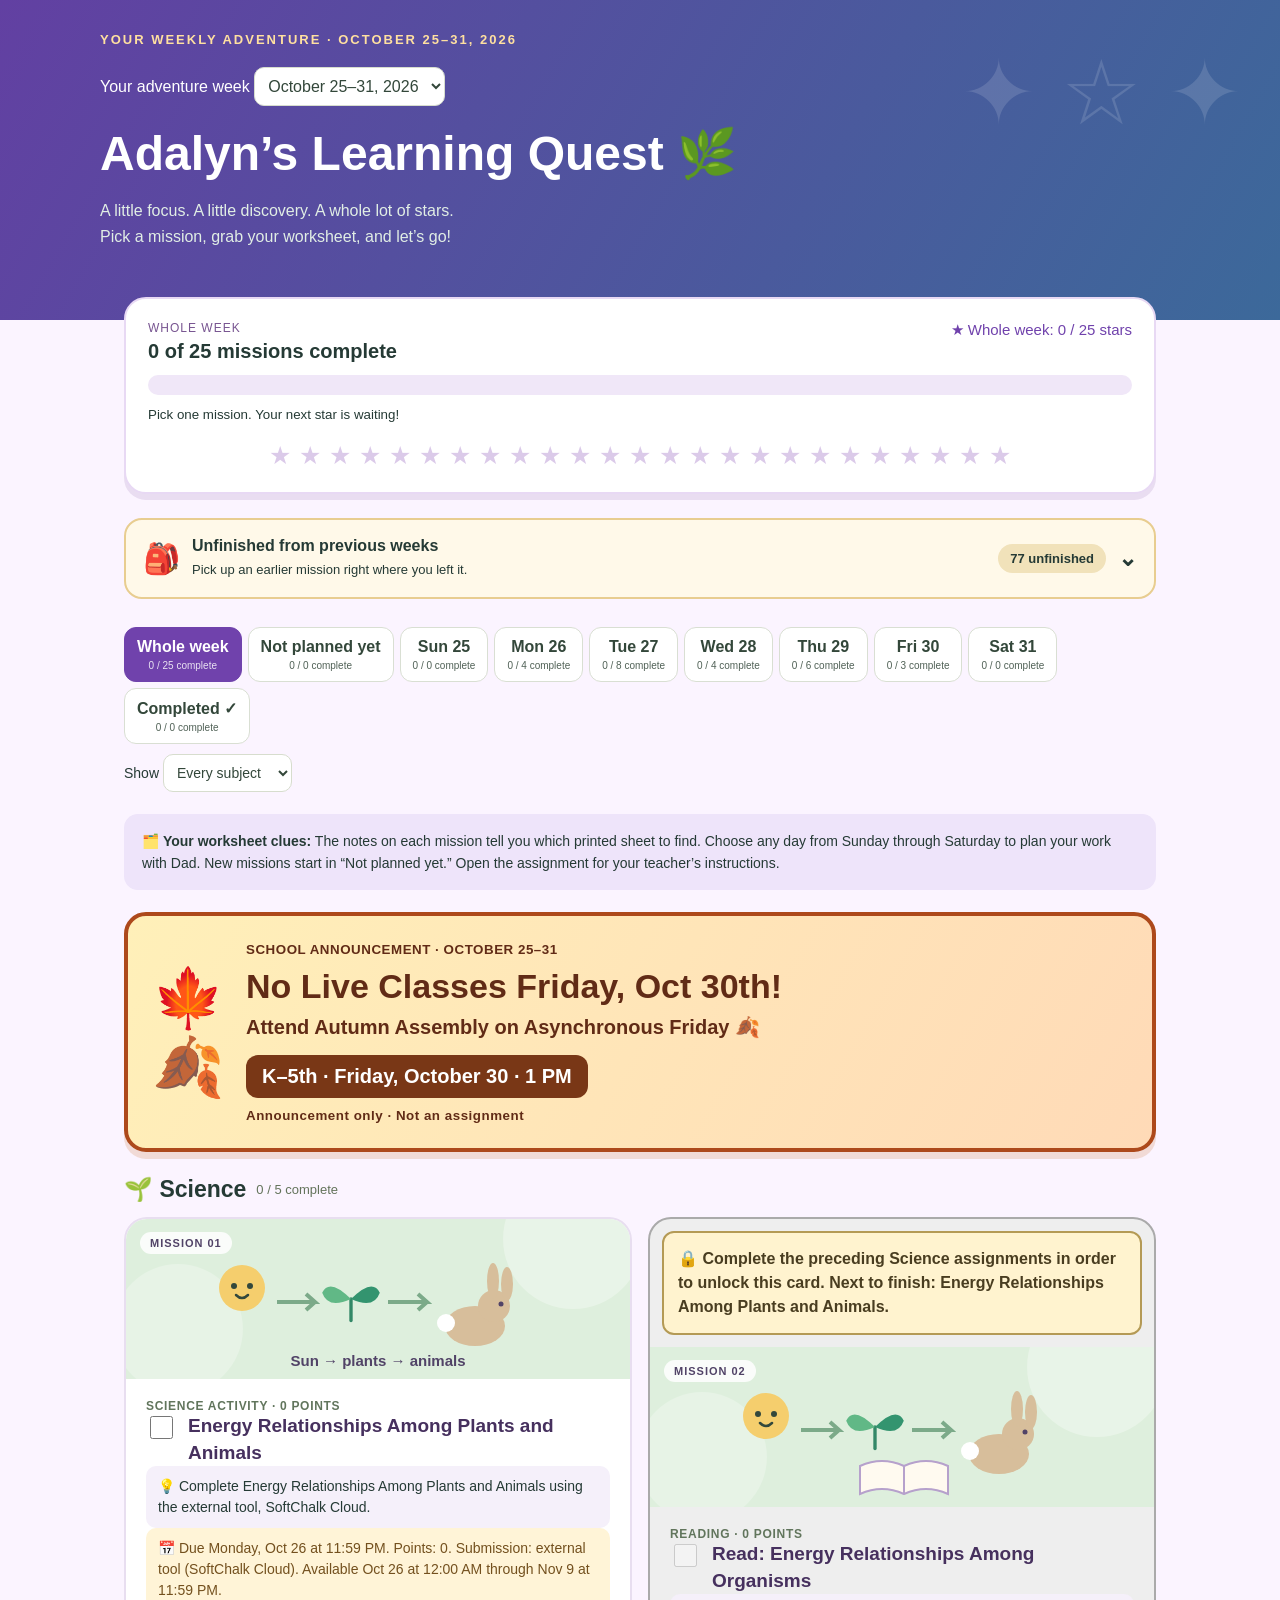
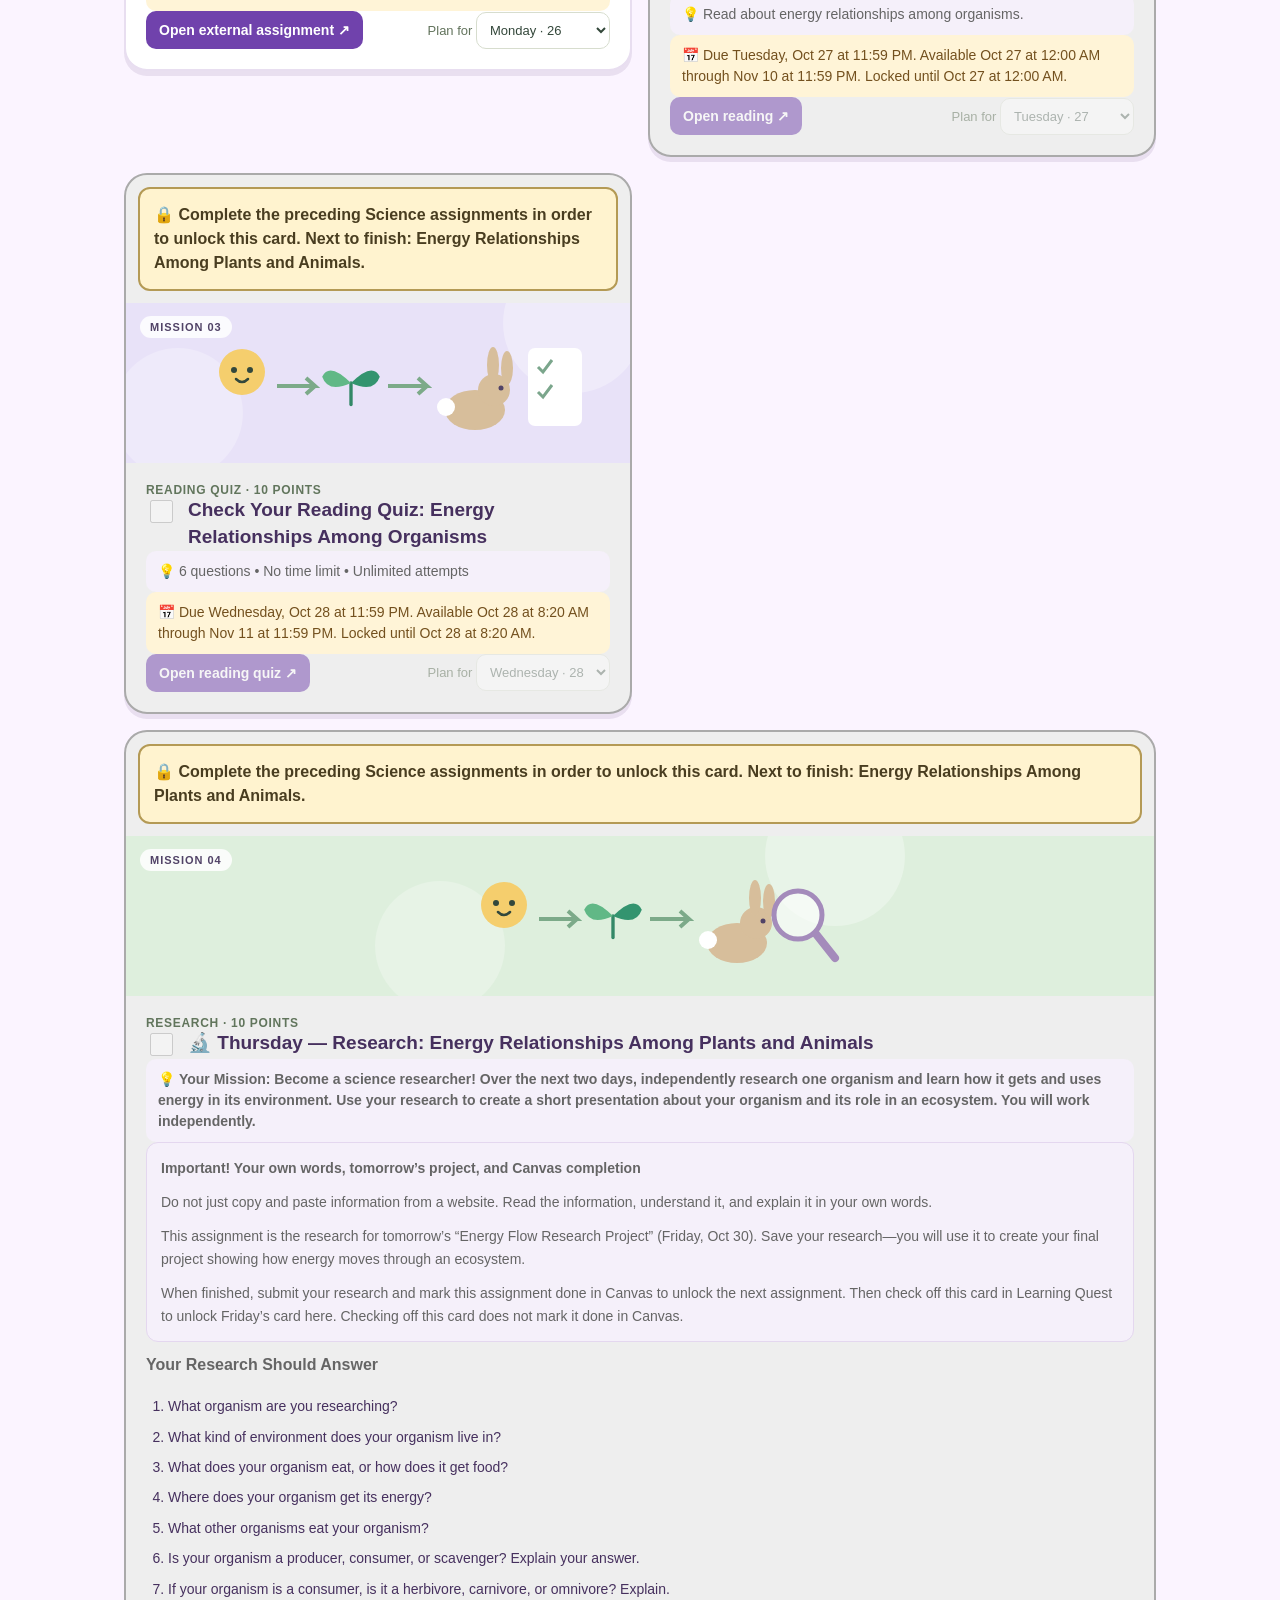
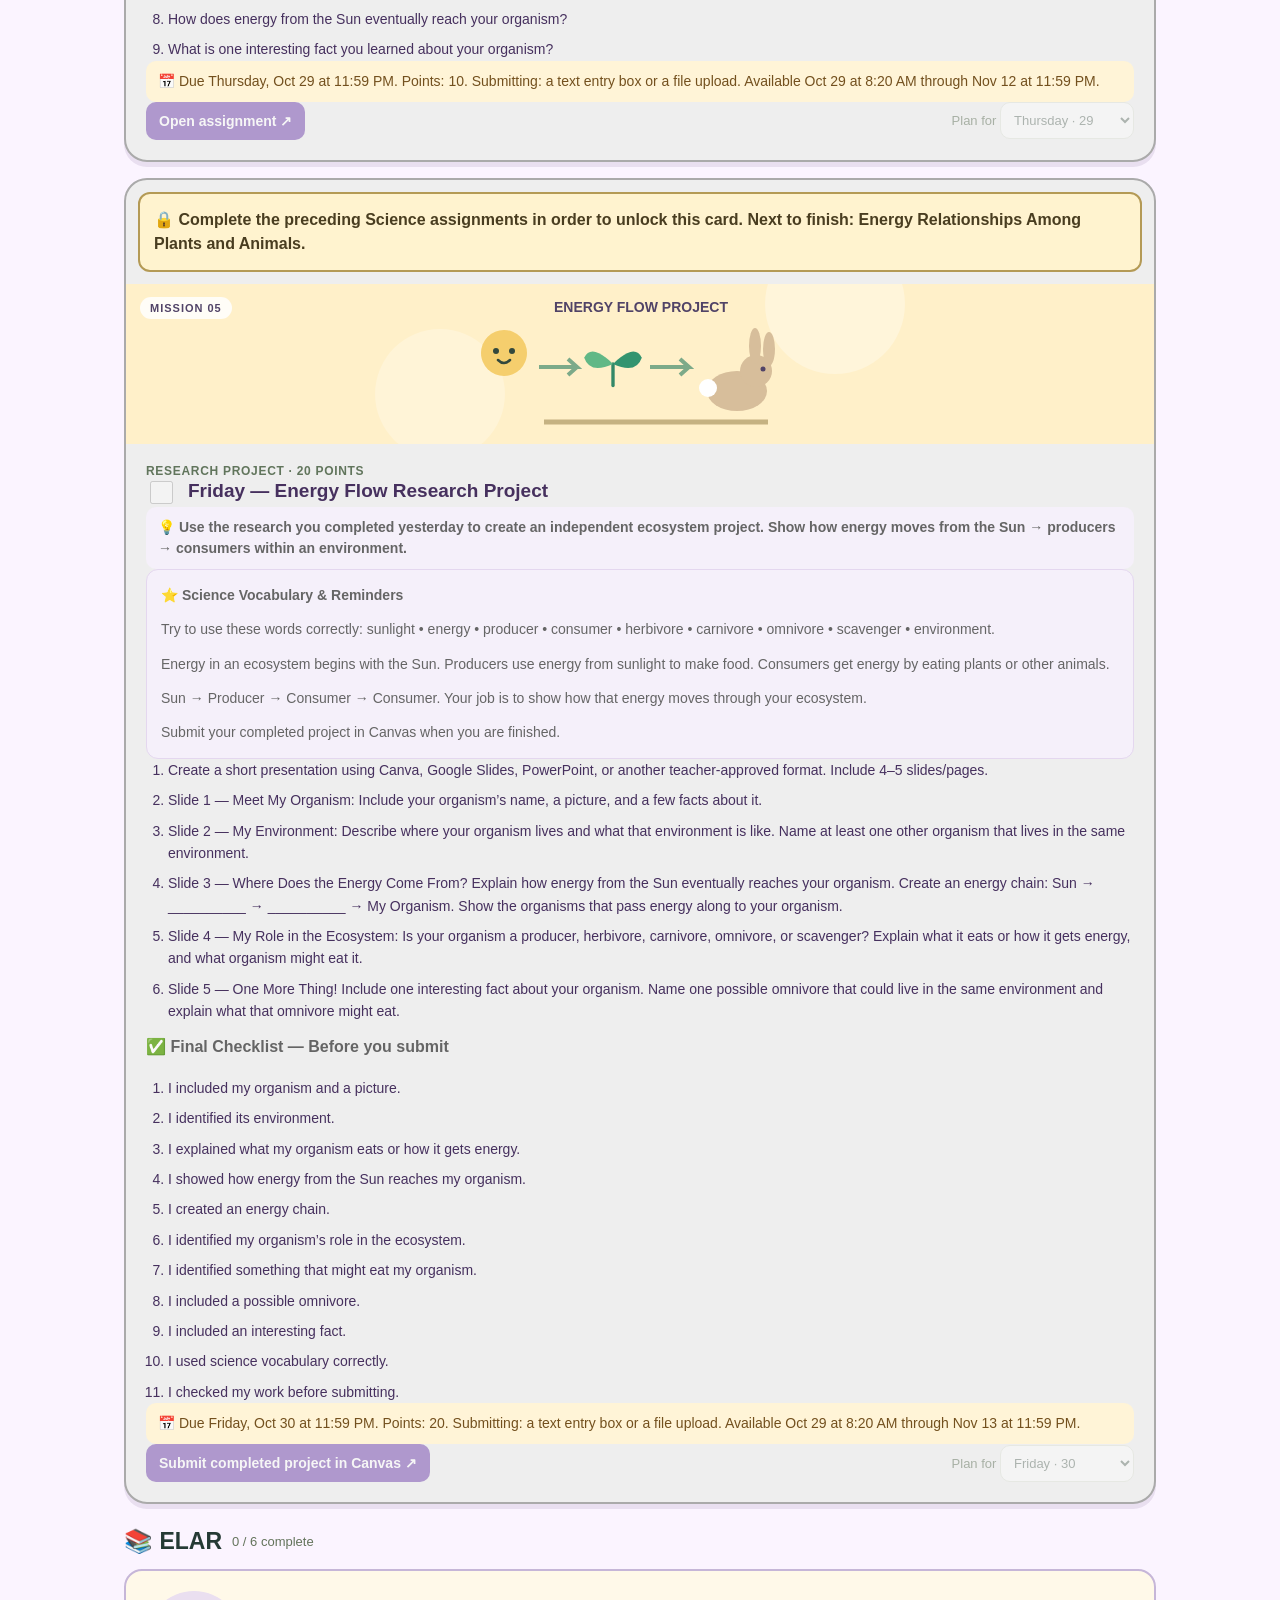
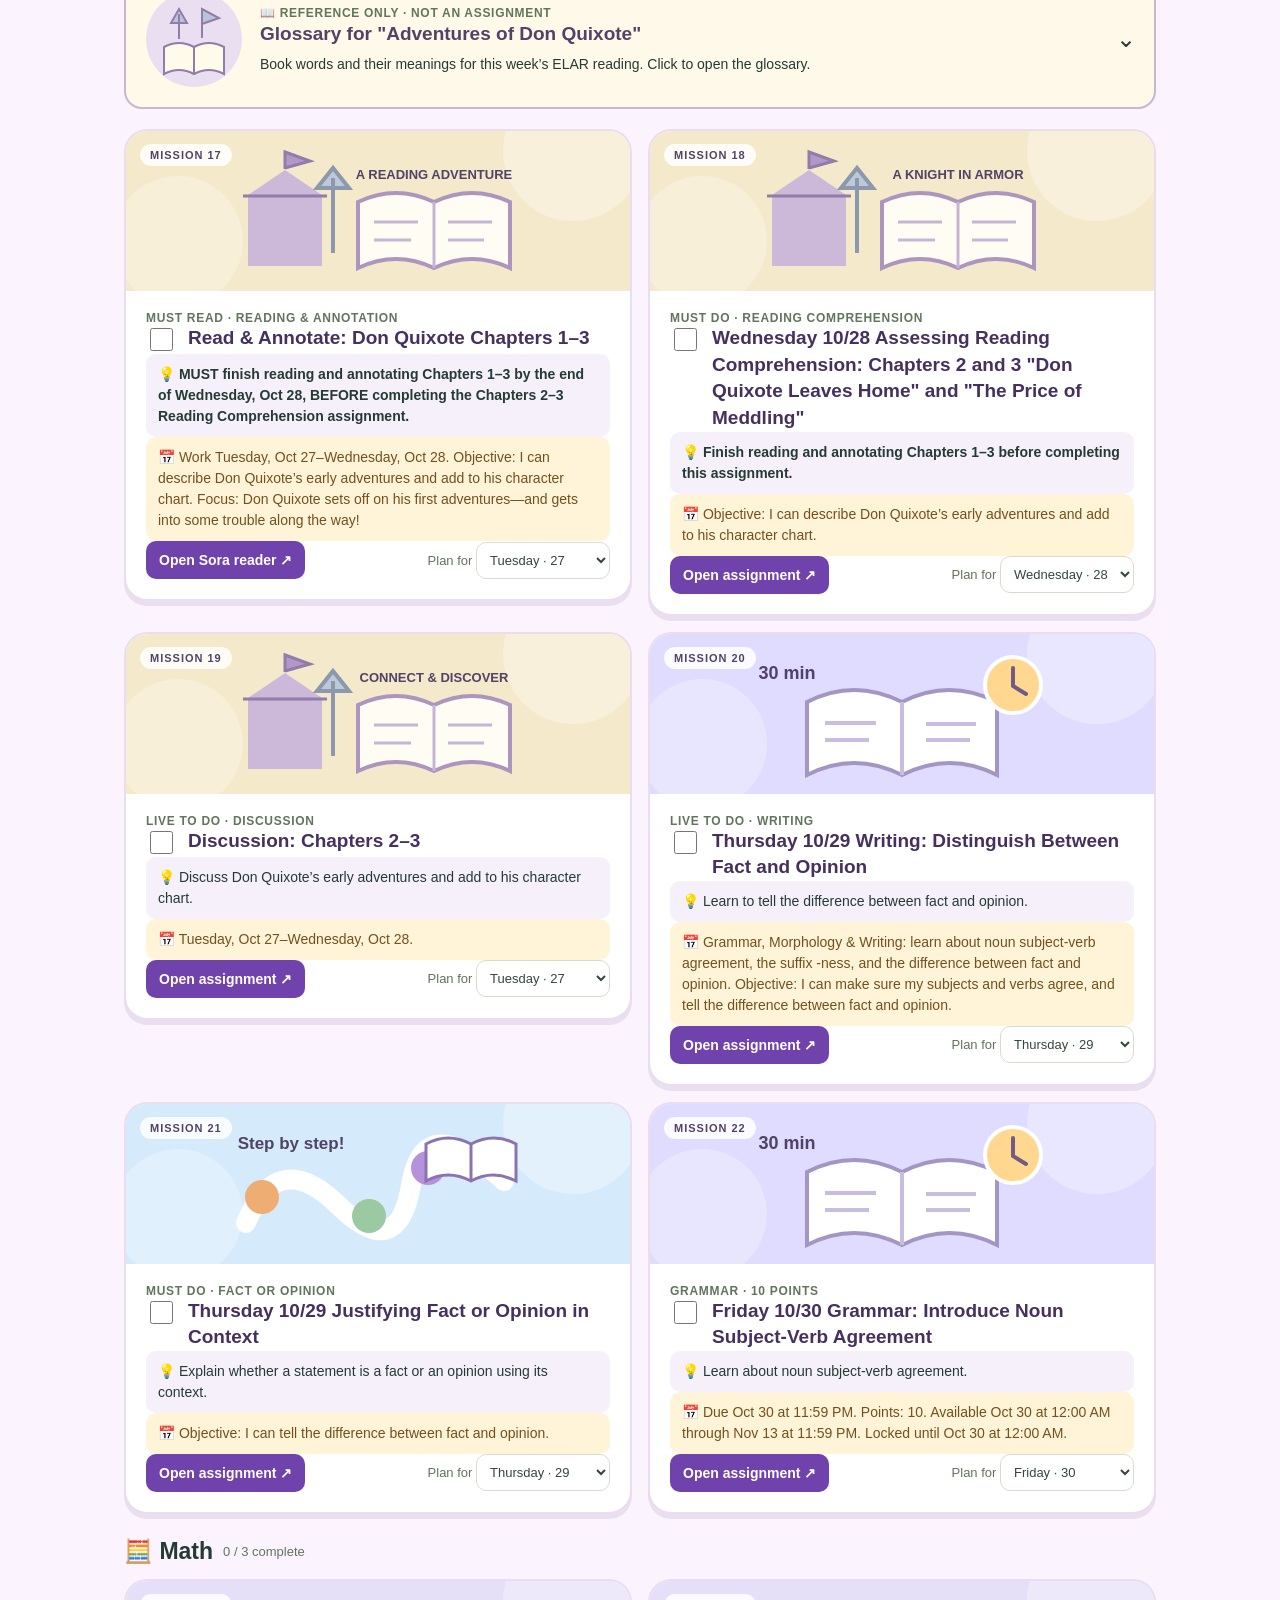
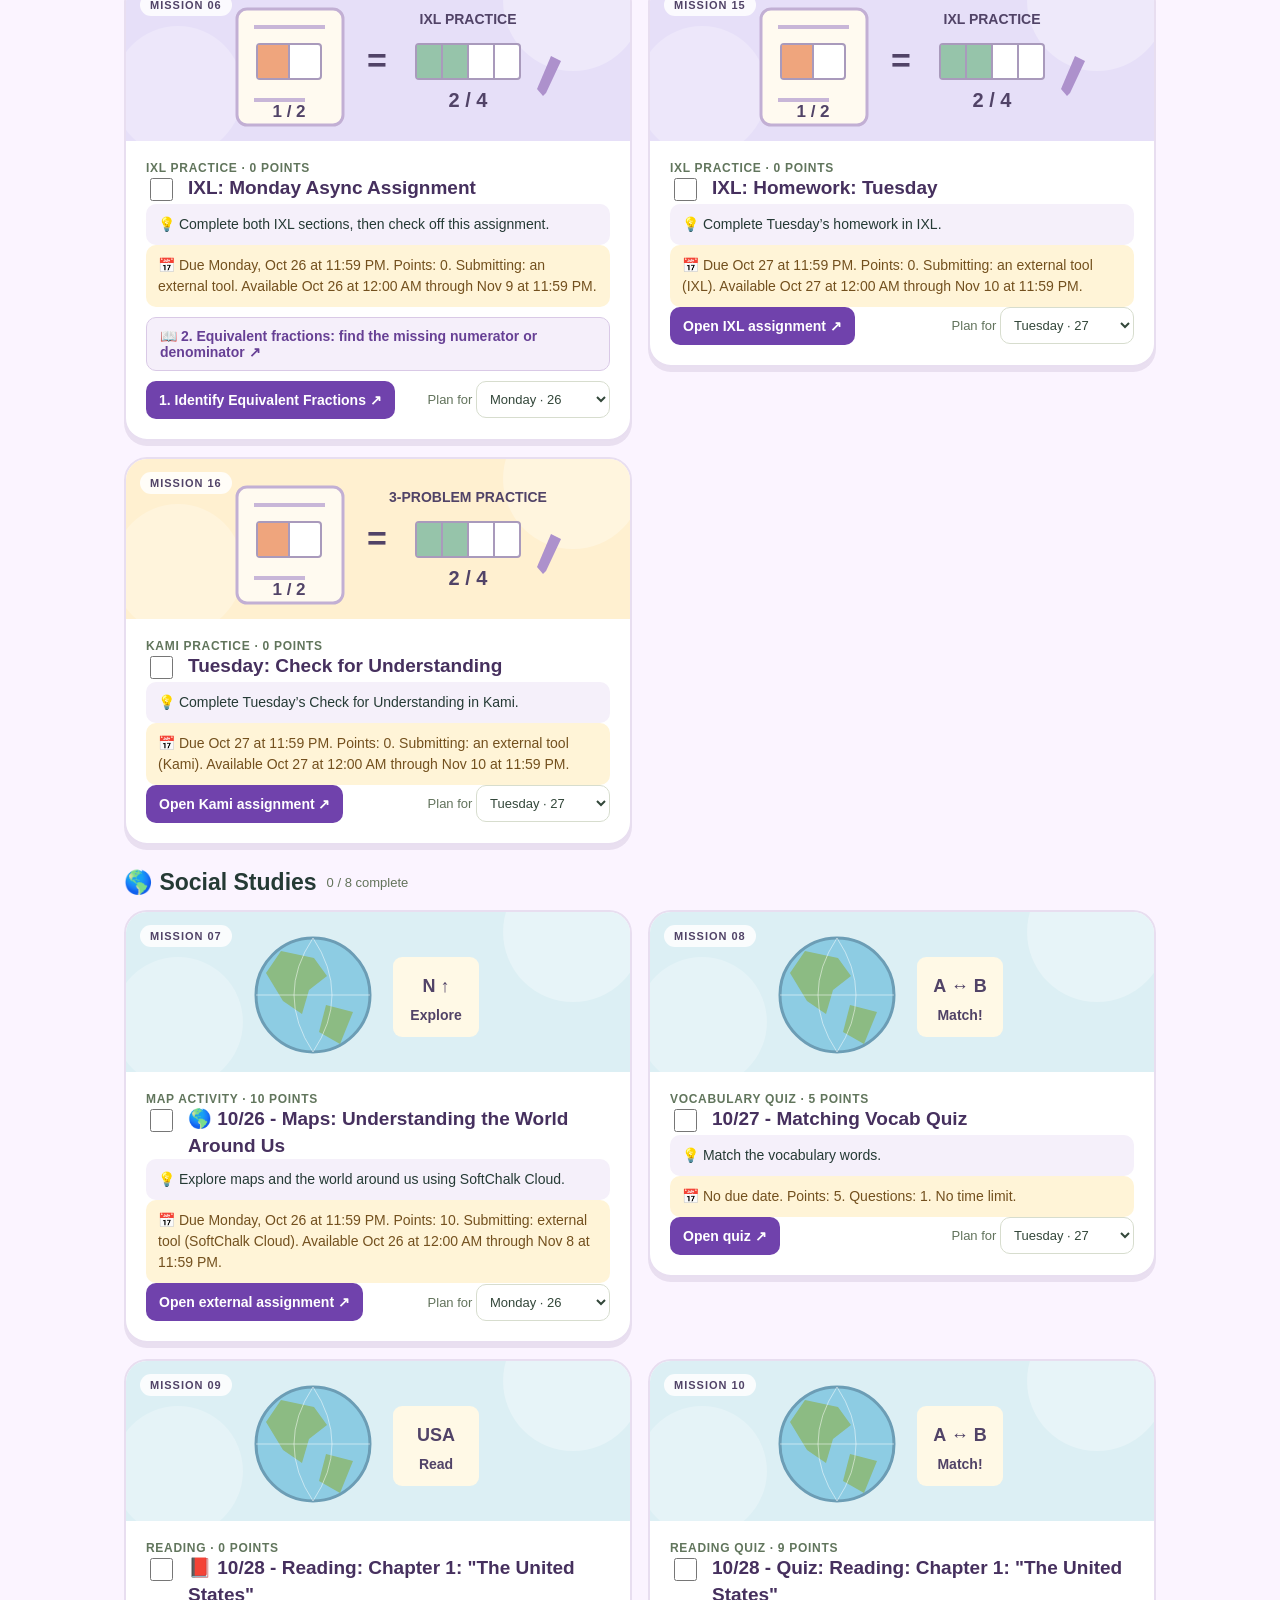
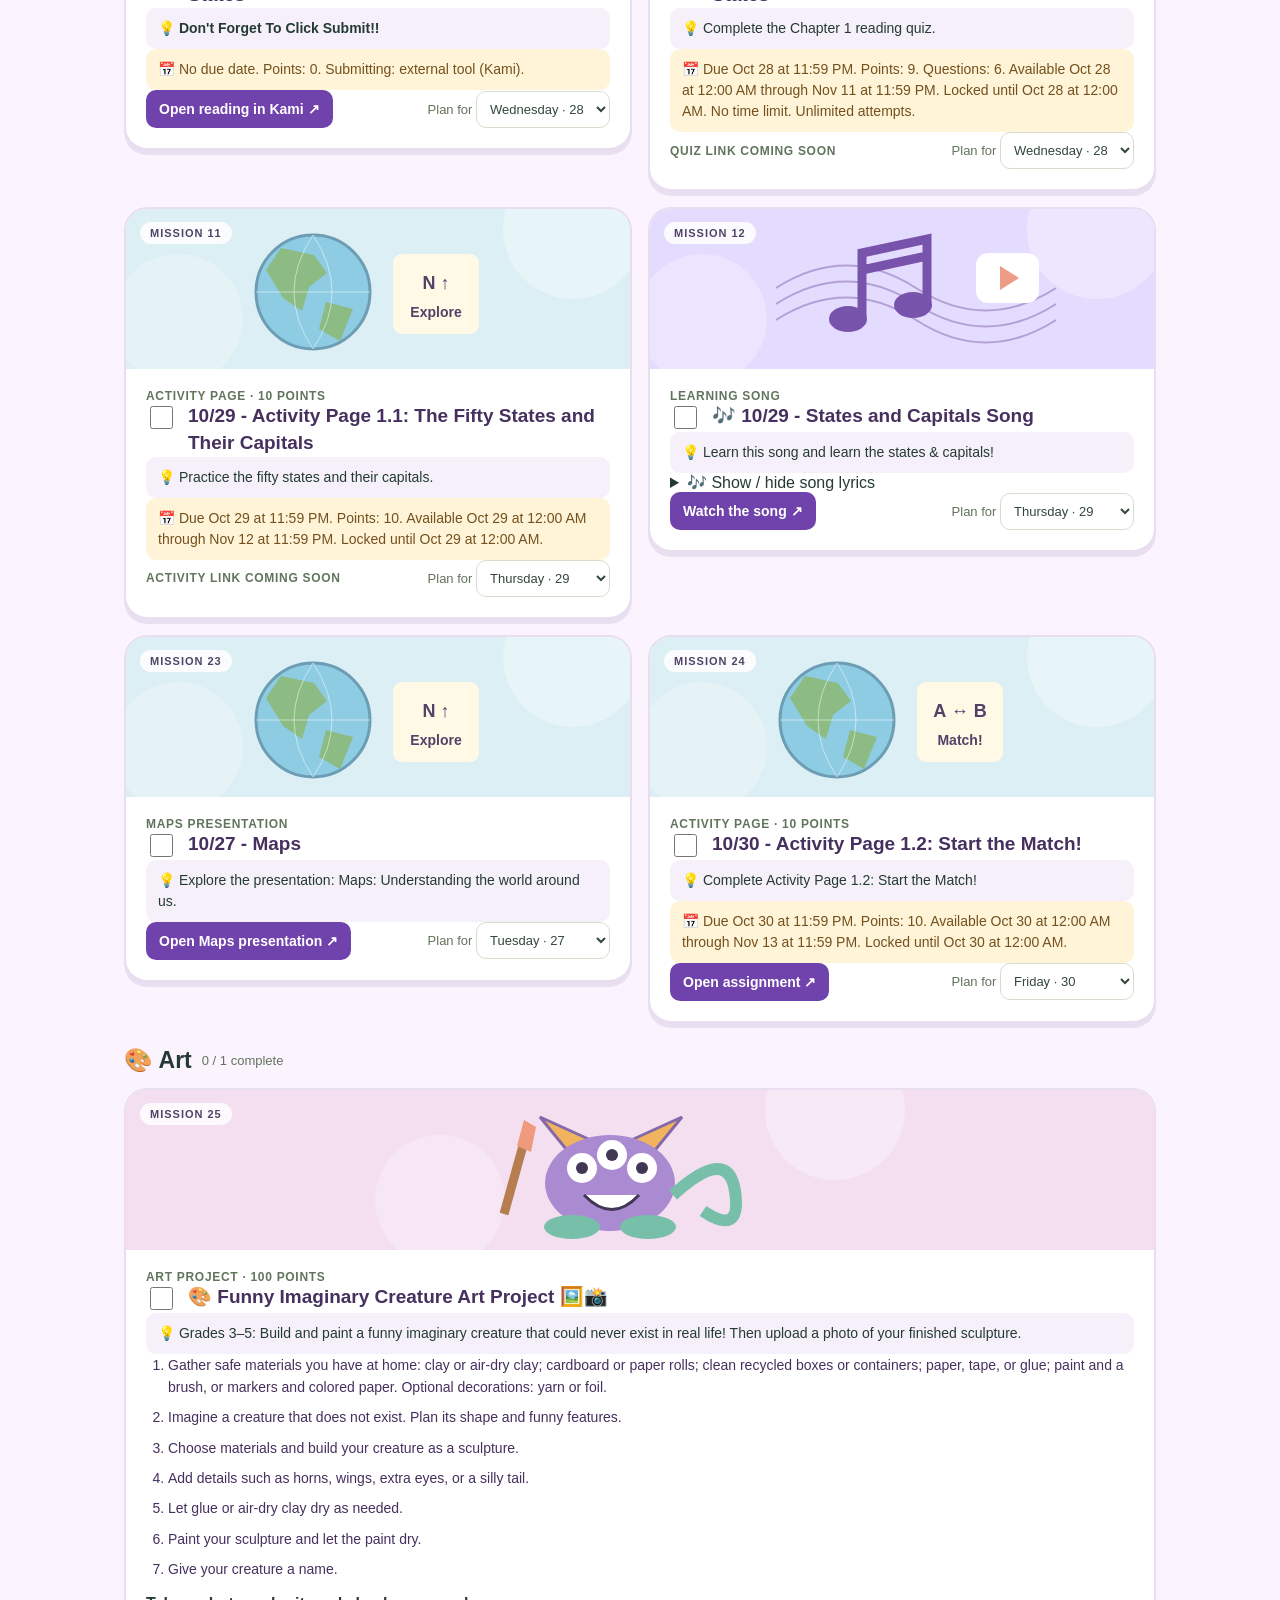
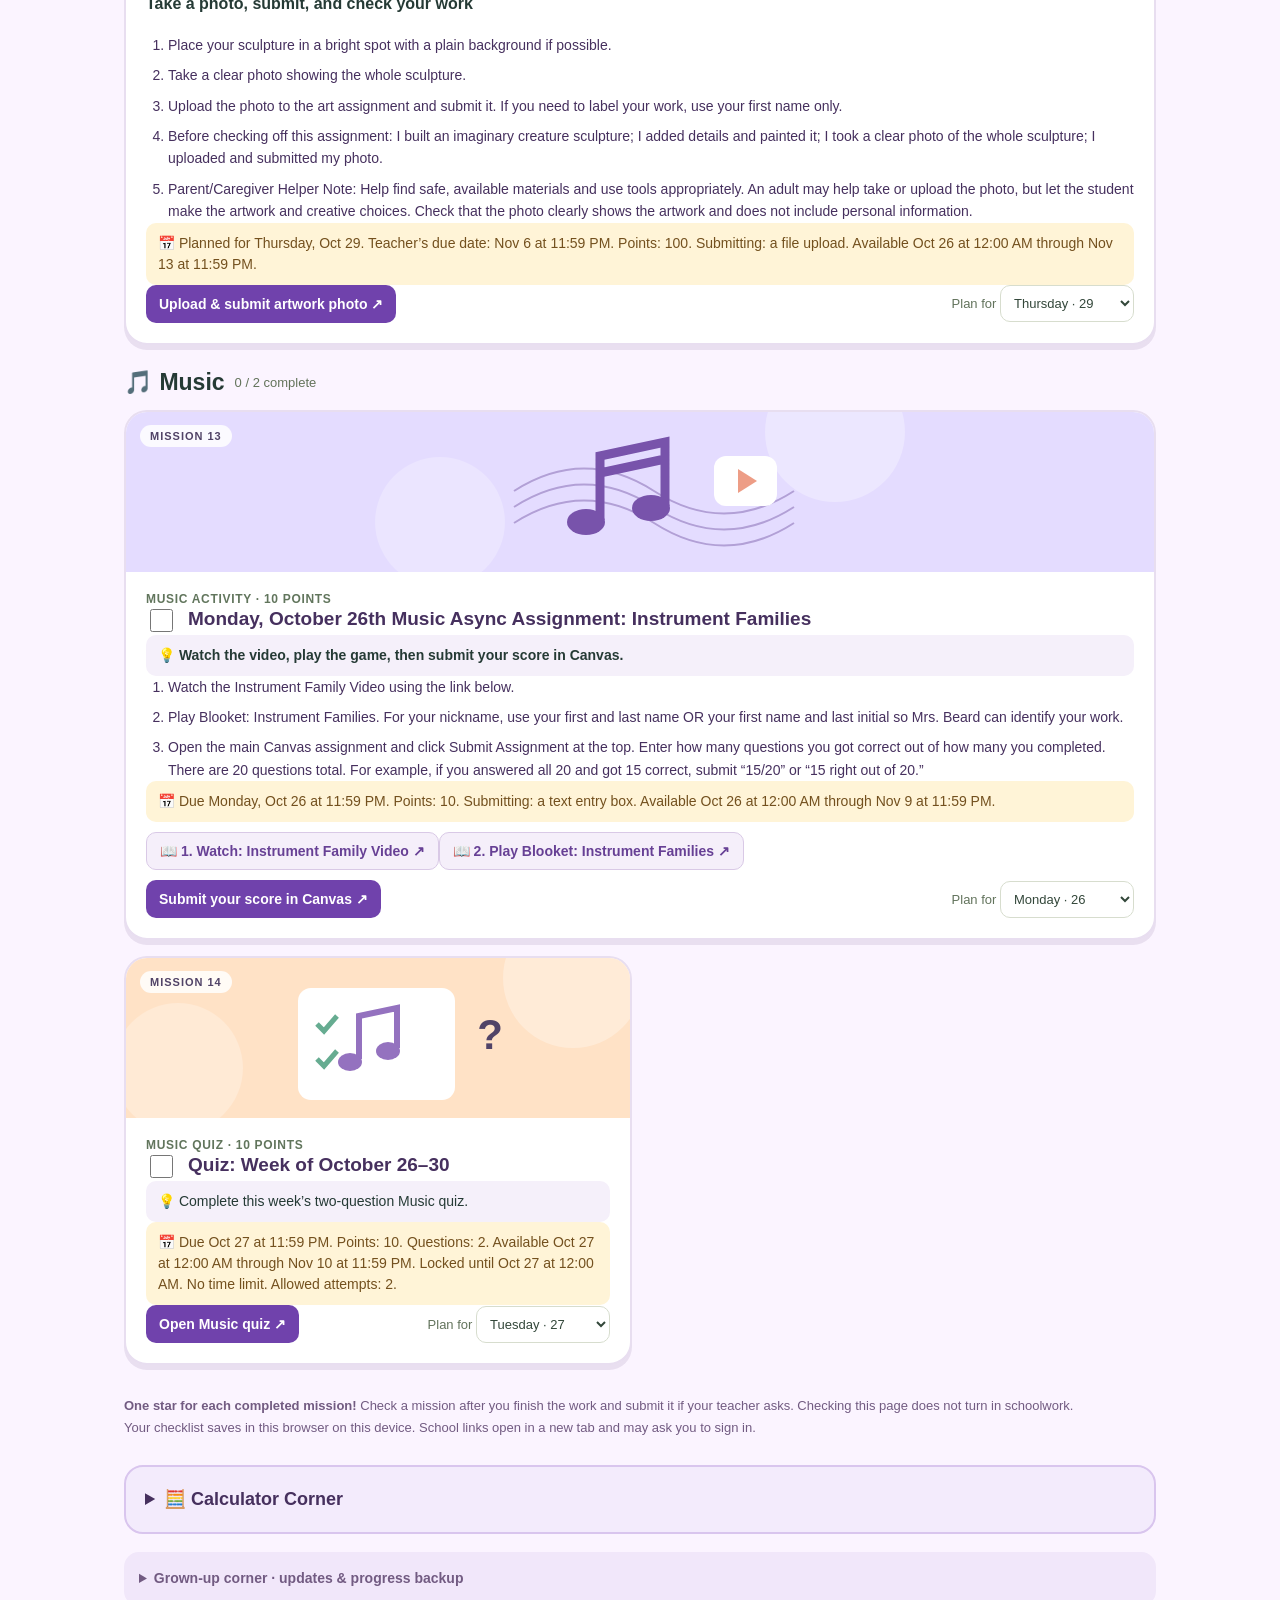
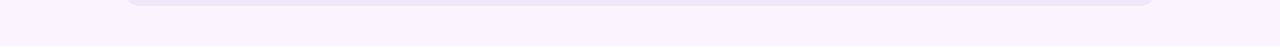
<file: index.html>
<!doctype html><html lang="en"><head><meta charset="utf-8"><meta name="viewport" content="width=device-width,initial-scale=1"><title>Adalyn’s Learning Quest</title><style>
:root{font-family: 'Trebuchet MS',Arial,sans-serif;color:#253a35;background:#f7f5ed}*{box-sizing:border-box}body{margin:0}button,select,a{font:inherit}button,select{cursor:pointer}button:focus-visible,a:focus-visible,select:focus-visible,input:focus-visible{outline:3px solid #9455d4;outline-offset:4px}header{background:#245c4b;color:white;padding:32px 24px 45px;position:relative;overflow:hidden}header:after{content:'✦';position:absolute;right:7%;top:20px;font-size:140px;color:#ffffff13;pointer-events:none}.wrap{max-width:1080px;margin:auto}.eyebrow{font-size:13px;letter-spacing:2px;text-transform:uppercase;color:#c9e7a9;font-weight:bold}h1{font-size:clamp(30px,5vw,48px);margin:12px 0}header p{max-width:660px;line-height:1.6;color:#e1eee5}main{padding:0 24px 40px}.progress{position:relative;margin-top:-23px;background:white;border:2px solid #dfe8d8;border-radius:22px;padding:22px;box-shadow:0 6px 0 #e6e8db;display:grid;grid-template-columns:1fr auto;gap:12px}.progress strong{font-size:20px}.bar{height:14px;border-radius:20px;background:#e9eddf;overflow:hidden;grid-column:1/-1}.fill{height:100%;background:#edb449;width:0;transition:width .4s}.stars{font-size:22px;color:#79531c}.toolbar{display:flex;flex-wrap:wrap;gap:10px;margin:28px 0 20px;align-items:center}.tabs{display:flex;gap:6px;flex-wrap:wrap}button{border:1px solid #d9dfd3;background:white;border-radius:12px;padding:11px 16px;color:#33473a;font-weight:bold}.active{background:#245c4b;color:white;border-color:#245c4b}.toolbar label{margin-left:auto;font-size:14px}select{border:1px solid #d7ddce;border-radius:10px;padding:9px;background:white;color:#33473a}.section-title{display:flex;align-items:center;gap:10px;margin:24px 0 14px}h2{font-size:23px;margin:0}.count{font-size:13px;color:#63735b}.grid{display:grid;grid-template-columns:repeat(2,minmax(0,1fr));gap:16px}.card{background:white;border:1px solid #dde3d4;border-top:5px solid var(--accent);border-radius:18px;padding:20px;display:flex;flex-direction:column;gap:12px;box-shadow:0 3px 0 #e7eadf}.card.done{background:#f0f6e9}.top{display:flex;align-items:flex-start;gap:12px}.check{width:23px;height:23px;accent-color:#245c4b;flex-shrink:0;cursor:pointer}h3{font-size:19px;line-height:1.4;margin:0}.tag{font-size:12px;letter-spacing:.7px;text-transform:uppercase;font-weight:bold;color:#61755c}.note{background:#f5f3eb;border-radius:10px;padding:10px 12px;font-size:14px;line-height:1.5}.extra{background:#fff4d7;color:#73501e;font-size:14px;padding:10px 12px;border-radius:10px;line-height:1.5}.actions{display:flex;flex-wrap:wrap;gap:10px;align-items:center;margin-top:auto}.actions a{background:#245c4b;color:white;border-radius:10px;padding:11px 13px;text-decoration:none;font-weight:bold;font-size:14px}.actions label{margin-left:auto;font-size:13px;color:#62735c}.actions select{font-size:13px;max-width:140px}.empty{padding:30px;border:2px dashed #c8d7bf;border-radius:18px;text-align:center}.footer{margin-top:30px;font-size:13px;color:#65715e;line-height:1.7}.footer button{font-size:12px;margin-top:12px}.tip{padding:16px 18px;background:#eaf0df;border-radius:14px;margin:22px 0;font-size:14px;line-height:1.6}.toast{position:fixed;bottom:24px;left:50%;transform:translateX(-50%);background:#245c4b;color:white;border-radius:16px;padding:16px 24px;z-index:4;box-shadow:0 4px 15px #0002;max-width:90%;text-align:center}.confetti{position:fixed;top:-20px;font-size:25px;pointer-events:none;animation:fall 1.8s ease-in forwards;z-index:9}@keyframes fall{to{transform:translateY(105vh) rotate(250deg);opacity:0}}@media(max-width:650px){.grid{grid-template-columns:1fr}main{padding:0 14px 24px}header{padding:25px 18px 42px}.toolbar label{margin-left:0}.progress{padding:18px}.stars{font-size:16px}}@media(prefers-reduced-motion:reduce){*{animation:none!important;transition:none!important}}@media print{header{background:white;color:#253a35}header p,.eyebrow{color:#253a35}.toolbar,.actions,.footer button{display:none}.grid{display:block}.card{break-inside:avoid;margin-bottom:12px}.progress{margin-top:10px}}

body{background:#fbf4ff}header{background:linear-gradient(120deg,#6240a2,#3c699a);padding-bottom:55px}header:after{content:'✦ ☆ ✦';font-size:90px;color:#fff2;right:3%;top:40px}.eyebrow{color:#ffe0a0}.progress{border-color:#e8d9f4;box-shadow:0 6px 0 #e9ddf1}.bar{height:20px;background:#f0e7f8}.fill{background:linear-gradient(90deg,#bd77e7,#faaf6c)}.active,.actions a{background:#7042ac;border-color:#7042ac}.tip{background:#eee4fa}.card{overflow:hidden;padding:0;border:2px solid #e8def0;box-shadow:0 5px 0 #e9dff0;border-radius:23px;gap:0}.card.done{border-color:#a7cdb2}.art{height:160px;background:var(--scene);position:relative}.art svg{width:100%;height:100%;display:block}.art .mission-number{position:absolute;left:14px;top:13px;background:#ffffffd9;padding:5px 10px;border-radius:20px;font-size:11px;font-weight:bold;color:#514367;letter-spacing:1px}.art .stamp{position:absolute;right:14px;top:13px;background:#fff;padding:6px 10px;border-radius:20px;color:#326648;font-size:12px;font-weight:bold}.card-body{display:flex;flex-direction:column;gap:12px;padding:20px;flex:1}.card.done .art{opacity:.8}.stars{font-size:15px;color:#7042ac;text-align:right}.startrail{grid-column:1/-1;display:flex;gap:8px;justify-content:center;padding-top:7px}.startrail span{color:#dbcae9;font-size:25px}.startrail .earned{color:#efa92e;filter:drop-shadow(0 2px 0 #d38222)}.scope-label{font-size:12px;text-transform:uppercase;letter-spacing:1px;color:#785591;margin-bottom:5px}.card:hover{border-color:#c9ace8}h3{color:#46305e}.note{background:#f5f0fa}.footer{color:#725b82}@media(max-width:650px){.art{height:145px}.progress{grid-template-columns:1fr}.stars{text-align:left}.startrail{gap:5px}.startrail span{font-size:23px}}@media print{.art{height:100px}.card{box-shadow:none}}

.grid{align-items:start}.card details{min-width:0}.compact-summary{display:flex;align-items:center;gap:12px;padding:12px;cursor:pointer;list-style:none;min-height:90px}.compact-summary::-webkit-details-marker{display:none}.compact-summary:focus-visible{outline:3px solid #9455d4;outline-offset:-4px;border-radius:20px}.mini-art{width:95px;flex:0 0 95px;border-radius:13px;overflow:hidden}.mini-art .art{height:62px;opacity:1}.mini-art .mission-number,.mini-art .stamp{display:none}.compact-title{flex:1;min-width:0;font-size:16px;font-weight:bold;line-height:1.4;color:#46305e}.compact-title small{display:block;font-size:11px;font-weight:normal;color:#725b82;margin-top:4px}.earned-star{font-size:28px;color:#e9a129;text-shadow:0 2px 0 #c77a17}.expand-cue{font-size:13px;color:#7042ac}.card details[open] .expand-cue{transform:rotate(180deg)}.card details[open] .compact-title small::after{content:'Hide details'}.card details:not([open]) .compact-title small::after{content:'Show details'}.card details[open] .compact-summary{border-bottom:1px solid #d7e5d5}.card details[open]>.art{display:none}@media(max-width:420px){.mini-art{width:70px;flex-basis:70px}.compact-summary{gap:9px}.compact-title{font-size:14px}}
.startrail{flex-wrap:wrap}.day-count{display:block;font-size:10px;font-weight:normal;margin-top:4px;opacity:.85}.tabs button{min-width:85px;padding:10px 12px}.tabs{width:100%}.parent-tools{margin-top:18px;padding:15px;background:#f1e7fa;border-radius:15px}.parent-tools summary{cursor:pointer;font-weight:bold;font-size:14px}.parent-tools p{max-width:800px}.restore-label{display:inline-block;background:white;border:1px solid #d9dfd3;border-radius:12px;padding:8px 12px;margin:8px 0}.restore-label input{max-width:240px;font-size:12px}.toolbar label{margin-left:0}.week-total{font-size:14px}.day-count:empty{display:none}.subject-order{margin:22px 0;padding-top:16px;border-top:1px solid #d7c5e5}.subject-order h3{font-size:17px}.subject-order ol{list-style:none;padding:0;max-width:540px;margin:12px 0}.order-row{display:flex;align-items:center;gap:8px;padding:9px 12px;margin:6px 0;background:#fff;border:1px solid #decfec;border-radius:12px}.order-row .order-name{flex:1;color:#46305e;font-size:14px}.order-row button{padding:7px 11px;margin:0;font-size:13px}.order-row button:disabled{opacity:.35;cursor:default}.order-number{font-weight:bold;color:#8b6ca7;min-width:20px}.subject-order p{margin:8px 0}.order-row:focus{outline:3px solid #9455d4;outline-offset:2px}.instruction-steps{margin:0;padding-left:22px;font-size:14px;line-height:1.6;color:#46305e}.instruction-steps li+li{margin-top:8px}.announcement{padding:14px;background:#f5f0fa;border:1px solid #e4d7ef;border-radius:12px;font-size:14px;line-height:1.6}.announcement small{display:block;color:#725b82;margin:3px 0 12px}.announcement p{margin:0 0 12px}.announcement p:last-child{margin-bottom:0}
.card.full-width{grid-column:1/-1}.quixote-reference{grid-column:1/-1;border:2px solid #c6b6d8;border-radius:18px;background:#fff9e9;overflow:hidden;margin-bottom:4px}.quixote-reference>summary{cursor:pointer;display:flex;align-items:center;gap:16px;padding:18px;list-style:none}.quixote-reference>summary::-webkit-details-marker{display:none}.quixote-reference h3{color:#514367}.quixote-reference summary p{margin:6px 0 0;font-size:14px;line-height:1.5}.quixote-reference .reference-art{width:100px;flex-shrink:0}.reference-art svg{display:block;width:100%}.reference-cue{margin-left:auto;font-size:24px}.quixote-reference[open] .reference-cue{transform:rotate(180deg)}.glossary-body{padding:0 22px 22px;line-height:1.6}.glossary-intro{background:#f1e9f7;border-radius:12px;padding:14px}.glossary-terms{columns:2 260px;column-gap:30px}.glossary-terms>div{break-inside:avoid;margin:0 0 15px}.glossary-terms dt{font-weight:bold;color:#514367}.glossary-terms dt em{font-weight:normal;font-size:13px}.glossary-terms dd{margin:3px 0 0;font-size:14px}.instruction-heading{font-size:16px;margin-top:14px}.full-width .art{max-height:160px}.full-width .art svg{height:160px;width:100%}@media(max-width:550px){.quixote-reference>summary{gap:10px;padding:14px}.quixote-reference .reference-art{width:60px}.glossary-body{padding:0 14px 16px}}

.pe-week-note{background:#fff8e8}.pe-note-layout{display:flex;align-items:center;gap:20px}.pe-note-layout svg{width:200px;max-width:35%;flex-shrink:0}.pe-note-layout p{line-height:1.7;margin-bottom:0}@media(max-width:550px){.pe-note-layout{gap:12px}.pe-note-layout svg{width:105px}.pe-note-layout h3{font-size:17px}}

.catch-up-lessons{display:grid;grid-template-columns:repeat(2,minmax(0,1fr));gap:14px;margin:16px 0}.catch-up-lesson{padding:16px;border:1px solid #ded0ec;background:#faf7fe;border-radius:14px}.catch-up-lesson h4{font-size:17px;margin:8px 0;line-height:1.5}.catch-up-lesson p,.catch-up-lesson li{font-size:14px;line-height:1.6}.catch-up-lesson ul{padding-left:20px}.recording-link{display:inline-block;padding:10px 14px;border-radius:10px;background:#7042ac;color:white;text-decoration:none;font-weight:bold;font-size:14px}@media(max-width:600px){.catch-up-lessons{grid-template-columns:1fr}}

.supplemental-links{margin:10px 0}.supplemental-links a{display:inline-block;padding:10px 13px;border:1px solid #d9c9e6;background:#f5effa;border-radius:10px;color:#674095;font-size:14px;font-weight:bold;text-decoration:none}
.autumn-assembly{margin:20px 0;padding:24px;border:4px solid #ad491b;border-radius:22px;background:linear-gradient(120deg,#fff0b9,#ffdab7);color:#612b16;box-shadow:0 7px 0 #c5743433;display:flex;align-items:center;gap:22px}.autumn-assembly-art{font-size:58px;line-height:1.2;flex-shrink:0}.autumn-assembly h2{font-size:clamp(24px,3vw,34px);line-height:1.2;margin:8px 0}.autumn-assembly p{font-size:20px;font-weight:800;margin:8px 0}.autumn-assembly .assembly-time{display:inline-block;background:#793716;color:#fff;padding:10px 16px;border-radius:12px}.autumn-assembly small{font-weight:800;letter-spacing:.04em}@media(max-width:600px){.autumn-assembly{padding:18px;gap:12px}.autumn-assembly-art{font-size:36px}}
.card.prerequisite-locked{background:#eee;border-color:#aaa}.prerequisite-locked>svg,.prerequisite-locked>details>summary .mini-art{filter:grayscale(1);opacity:.5}.prerequisite-locked .card-body{color:#656565}.prerequisite-locked .actions,.prerequisite-locked .supplemental-links{opacity:.5}.prerequisite-notice{background:#fff3cf;border:2px solid #b49a55;color:#493d20;padding:14px;margin:12px;border-radius:12px;font-weight:700;line-height:1.5}.prerequisite-locked fieldset{border:0;padding:0;margin:0;min-width:0}
</style><link rel="icon" type="image/svg+xml" href="./assets/icon.svg?v=1"><link rel="icon" type="image/png" sizes="32x32" href="./assets/favicon-32.png?v=1"><link rel="shortcut icon" href="./favicon.ico?v=1"><link rel="apple-touch-icon" sizes="180x180" href="./assets/apple-touch-icon.png?v=1"><link rel="manifest" href="./site.webmanifest"><meta name="theme-color" content="#7042ac"><link rel="stylesheet" href="./assets/calculators.css?v=5"><script defer src="./assets/calculators.js?v=5"></script><link rel="stylesheet" href="./assets/unfinished.css?v=1"><script defer src="./assets/unfinished.js?v=1"></script><script src="./assets/backup.js?v=1"></script><script defer src="./assets/master-list.js?v=1"></script></head><body><header><div class="wrap"><div class="eyebrow" id="weekHeading">Your weekly adventure · October 25–31, 2026</div><div style="position:relative;z-index:1;margin-top:12px"><label for="weekPicker">Your adventure week </label><select id="weekPicker" style="max-width:100%;margin:8px 0"><option value="2026-10-25">October 25–31, 2026</option></select></div><h1>Adalyn’s Learning Quest 🌿</h1><p>A little focus. A little discovery. A whole lot of stars.<br>Pick a mission, grab your worksheet, and let’s go!</p></div></header><main class="wrap"><section class="progress" aria-label="Your progress"><div><div id="scopeLabel" class="scope-label">All missions</div><strong id="progressText"></strong></div><span class="stars" id="stars"></span><div class="bar" role="progressbar" aria-label="Assignments completed" aria-valuemin="0" aria-valuemax="5"><div class="fill"></div></div><small id="encourage" aria-live="polite"></small><div class="startrail" id="startrail" aria-hidden="true"></div></section><details id="unfinishedWeeks" class="unfinished-weeks"><summary><span aria-hidden="true">🎒</span><span>Unfinished from previous weeks<small>Pick up an earlier mission right where you left it.</small></span><span data-unfinished-count class="unfinished-count">Checking…</span></summary><div class="unfinished-content"><p class="unfinished-help">These assignments stay in their original week. Finish them there, then return here. The list uses checkmarks saved in this browser.</p><button type="button" data-unfinished-refresh>↻ Refresh list</button><p data-unfinished-status role="status" aria-live="polite">Checking earlier weeks…</p><div data-unfinished-list class="unfinished-list"></div></div></details><div class="toolbar"><div class="tabs" id="filters" aria-label="Filter assignments"></div><label>Show <select id="subject"><option value="all">Every subject</option></select></label></div><div class="tip">🗂️ <strong>Your worksheet clues:</strong> The notes on each mission tell you which printed sheet to find. Choose any day from Sunday through Saturday to plan your work with Dad. New missions start in “Not planned yet.” Open the assignment for your teacher’s instructions.</div><div id="missions"></div><div class="footer"><strong>One star for each completed mission!</strong> Check a mission after you finish the work and submit it if your teacher asks. Checking this page does not turn in schoolwork.<br><span id="storageNote">Your checklist saves in this browser on this device. School links open in a new tab and may ask you to sign in.</span><br><details id="calculatorCorner" class="calculator-corner"><summary>🧮 Calculator Corner</summary><div class="calculator-content"><p class="calc-help">Pick a tool to help with your math.</p><div class="calculator-switches" aria-label="Choose calculator"><button type="button" data-calculator-mode="gcf" aria-pressed="true" aria-controls="gcfPanel">⭐ Find the GCF</button><button type="button" data-calculator-mode="standard" aria-pressed="false" aria-controls="standardPanel">🧮 Four-function calculator</button><button type="button" data-calculator-mode="multiplication" aria-pressed="false" aria-controls="multiplicationPanel">🌈 Multiplication chart</button></div><section id="gcfPanel" class="calc-panel" aria-labelledby="gcfTitle"><h3 id="gcfTitle">Greatest Common Factor</h3><p class="calc-help">Enter two whole numbers from 1 to 1,000,000. Look for the yellow GCF squares!</p><form id="gcfForm" class="factor-form"><label for="factorA">First number<input id="factorA" type="number" min="1" max="1000000" step="1" value="" inputmode="numeric" required></label><label for="factorB">Second number<input id="factorB" type="number" min="1" max="1000000" step="1" value="" inputmode="numeric" required></label><button type="submit">Find factors</button><button type="button" id="clearFactors">Clear</button></form><div id="factorResult" aria-live="polite"></div></section><section id="standardPanel" class="calc-panel" aria-labelledby="standardTitle" tabindex="0" hidden><div class="standard-calculator"><h3 id="standardTitle">Four-function calculator</h3><div class="calc-screen"><div id="calcOperation" class="calc-operation"></div><output id="calcDisplay" class="calc-display" aria-label="Calculator result" aria-live="polite">0</output></div><div id="calcKeypad" class="calc-keypad"><button type="button" data-calc-key="AC" aria-label="Clear all" class="utility">AC</button><button type="button" data-calc-key="±" aria-label="Change sign" class="utility">±</button><button type="button" data-calc-key="⌫" aria-label="Delete last digit" class="utility">⌫</button><button type="button" data-calc-key="÷" aria-label="Divide" class="operator">÷</button><button type="button" data-calc-key="7" aria-label="7" class="">7</button><button type="button" data-calc-key="8" aria-label="8" class="">8</button><button type="button" data-calc-key="9" aria-label="9" class="">9</button><button type="button" data-calc-key="×" aria-label="Multiply" class="operator">×</button><button type="button" data-calc-key="4" aria-label="4" class="">4</button><button type="button" data-calc-key="5" aria-label="5" class="">5</button><button type="button" data-calc-key="6" aria-label="6" class="">6</button><button type="button" data-calc-key="−" aria-label="Subtract" class="operator">−</button><button type="button" data-calc-key="1" aria-label="1" class="">1</button><button type="button" data-calc-key="2" aria-label="2" class="">2</button><button type="button" data-calc-key="3" aria-label="3" class="">3</button><button type="button" data-calc-key="+" aria-label="Add" class="operator">+</button><button type="button" data-calc-key="0" aria-label="0" class="">0</button><button type="button" data-calc-key="." aria-label="Decimal point" class="">.</button><button type="button" data-calc-key="=" aria-label="Equals" class="equals">=</button></div><p class="calc-help">Tap the buttons or use your keyboard here. Escape clears; Backspace deletes. Operations are calculated one at a time. AC clears the calculator; history stays until you clear it below.</p><div class="calc-history-heading"><h4 id="calcHistoryTitle">📜 Calculation history</h4><button type="button" id="clearCalcHistory">Clear history</button></div><div id="calcHistory" class="calc-history" role="region" aria-labelledby="calcHistoryTitle" tabindex="0"></div></div></section><section id="multiplicationPanel" class="calc-panel" aria-labelledby="multiplicationTitle" hidden><h3 id="multiplicationTitle">🌈 Multiplication Explorer: 1–20</h3><p class="calc-help">Tap a number along the top to highlight its column, or a number down the side to highlight its row. Tap any answer to select its row and column together. Tap again to deselect! Only one row and one column can be selected at a time.</p><div class="multiplication-legend" aria-label="Highlight colors"><span class="legend-row">Blue: row</span><span class="legend-column">Purple: column</span><span class="legend-both">Teal: row + column</span></div><p class="calc-help">Explore all 20 numbers in one chart. Your highlights are saved on this browser.</p><button type="button" id="clearMultiplication">Clear all highlights</button><div id="multiplicationChart" class="multiplication-scroll" role="region" aria-label="Multiplication chart from 1 to 20" tabindex="0"></div><div id="multiplicationStatus" class="multiplication-status" role="status" aria-live="polite"></div></section></div></details><details class="parent-tools"><summary>Grown-up corner · updates &amp; progress backup</summary><p><strong>Updates:</strong> Open this same website or refresh it to see new assignments. Your saved checkmarks and day choices stay in this browser. Use a progress backup to move from the downloaded app to this website, or between devices.</p><p>Use the week selector at the top to choose your adventure. Each Sunday starts a separate weekly adventure. Updated assignment lists keep the same week and assignment identities. Full backups contain all weeks of saved progress, planned days, completion times, subject ordering, calculator states and history, and saved display settings. Canvas submissions and grades are not included.</p><button id="backup">Download full app backup</button> <label class="restore-label">Restore backup <input id="restore" type="file" accept=".json,application/json"></label><p id="backupStatus" role="status"></p><section class="subject-order" aria-labelledby="orderTitle"><h3 id="orderTitle">Put subjects in your favorite order</h3><p>Use the arrows to move a subject. All nine school-year subjects always appear here, even without assignments. Your saved order applies to every day and every week in this browser. Empty subject sections stay hidden in the mission view.</p><ol id="subjectOrderList"></ol><button id="resetSubjectOrder">Use suggested order</button><p id="subjectOrderStatus" role="status"></p></section><button id="reset">Reset this week’s checklist &amp; plan</button></details></div></main><div id="toast" role="status" hidden class="toast"></div><script>
const tasks=[{"id":"science-canvas-25831815","subject":"Science","title":"Energy Relationships Among Plants and Animals","link":"https://vpa.instructure.com/courses/589246/assignments/25831815?module_item_id=67749411","defaultDay":"1","dueDate":"2026-10-26","kind":"Science activity · 0 points","note":"Complete Energy Relationships Among Plants and Animals using the external tool, SoftChalk Cloud.","extra":"Due Monday, Oct 26 at 11:59 PM. Points: 0. Submission: external tool (SoftChalk Cloud). Available Oct 26 at 12:00 AM through Nov 9 at 11:59 PM.","art":"energy-relationships","legacyId":"","identitySource":"https://vpa.instructure.com/courses/589246/assignments/25831815","linkLabel":"Open external assignment"},{"id":"science-canvas-25833377","subject":"Science","title":"Read: Energy Relationships Among Organisms","link":"https://vpa.instructure.com/courses/589246/assignments/25833377?module_item_id=67749465","defaultDay":"2","dueDate":"2026-10-27","kind":"Reading · 0 points","note":"Read about energy relationships among organisms.","extra":"Due Tuesday, Oct 27 at 11:59 PM. Available Oct 27 at 12:00 AM through Nov 10 at 11:59 PM. Locked until Oct 27 at 12:00 AM.","art":"energy-organisms-reading","legacyId":"","identitySource":"https://vpa.instructure.com/courses/589246/assignments/25833377","linkLabel":"Open reading","prerequisiteIds":["science-canvas-25831815"]},{"id":"science-canvas-5781213","subject":"Science","title":"Check Your Reading Quiz: Energy Relationships Among Organisms","link":"https://vpa.instructure.com/courses/589246/quizzes/5781213?module_item_id=67749485","defaultDay":"3","dueDate":"2026-10-28","kind":"Reading quiz · 10 points","note":"6 questions • No time limit • Unlimited attempts","extra":"Due Wednesday, Oct 28 at 11:59 PM. Available Oct 28 at 8:20 AM through Nov 11 at 11:59 PM. Locked until Oct 28 at 8:20 AM.","art":"energy-organisms-quiz","legacyId":"","identitySource":"https://vpa.instructure.com/courses/589246/quizzes/5781213","linkLabel":"Open reading quiz","prerequisiteIds":["science-canvas-25831815","science-canvas-25833377"]},{"id":"science-canvas-25833071","subject":"Science","title":"🔬 Thursday — Research: Energy Relationships Among Plants and Animals","link":"https://vpa.instructure.com/courses/589246/assignments/25833071?module_item_id=67749539","defaultDay":"4","dueDate":"2026-10-29","kind":"Research · 10 points","note":"Your Mission: Become a science researcher! Over the next two days, independently research one organism and learn how it gets and uses energy in its environment. Use your research to create a short presentation about your organism and its role in an ecosystem. You will work independently.","extra":"Due Thursday, Oct 29 at 11:59 PM. Points: 10. Submitting: a text entry box or a file upload. Available Oct 29 at 8:20 AM through Nov 12 at 11:59 PM.","art":"energy-relationships-research","legacyId":"","identitySource":"https://vpa.instructure.com/courses/589246/assignments/25833071","linkLabel":"Open assignment","prerequisiteIds":["science-canvas-25831815","science-canvas-25833377","science-canvas-5781213"],"fullWidth":true,"noteBold":true,"instructionHeading":"Your Research Should Answer","additionalSteps":["What organism are you researching?","What kind of environment does your organism live in?","What does your organism eat, or how does it get food?","Where does your organism get its energy?","What other organisms eat your organism?","Is your organism a producer, consumer, or scavenger? Explain your answer.","If your organism is a consumer, is it a herbivore, carnivore, or omnivore? Explain.","How does energy from the Sun eventually reach your organism?","What is one interesting fact you learned about your organism?"],"announcement":{"author":"Important! Your own words, tomorrow’s project, and Canvas completion","posted":"","paragraphs":["Do not just copy and paste information from a website. Read the information, understand it, and explain it in your own words.","This assignment is the research for tomorrow’s “Energy Flow Research Project” (Friday, Oct 30). Save your research—you will use it to create your final project showing how energy moves through an ecosystem.","When finished, submit your research and mark this assignment done in Canvas to unlock the next assignment. Then check off this card in Learning Quest to unlock Friday’s card here. Checking off this card does not mark it done in Canvas."]}},{"id":"science-canvas-29978481","subject":"Science","title":"Friday — Energy Flow Research Project","link":"https://vpa.instructure.com/courses/589246/assignments/29978481?module_item_id=81225073","defaultDay":"5","dueDate":"2026-10-30","kind":"Research project · 20 points","note":"Use the research you completed yesterday to create an independent ecosystem project. Show how energy moves from the Sun → producers → consumers within an environment.","extra":"Due Friday, Oct 30 at 11:59 PM. Points: 20. Submitting: a text entry box or a file upload. Available Oct 29 at 8:20 AM through Nov 13 at 11:59 PM.","art":"energy-flow-project","legacyId":"","identitySource":"https://vpa.instructure.com/courses/589246/assignments/29978481","linkLabel":"Submit completed project in Canvas","prerequisiteIds":["science-canvas-25831815","science-canvas-25833377","science-canvas-5781213","science-canvas-25833071"],"fullWidth":true,"noteBold":true,"instructionSteps":["Create a short presentation using Canva, Google Slides, PowerPoint, or another teacher-approved format. Include 4–5 slides/pages.","Slide 1 — Meet My Organism: Include your organism’s name, a picture, and a few facts about it.","Slide 2 — My Environment: Describe where your organism lives and what that environment is like. Name at least one other organism that lives in the same environment.","Slide 3 — Where Does the Energy Come From? Explain how energy from the Sun eventually reaches your organism. Create an energy chain: Sun → __________ → __________ → My Organism. Show the organisms that pass energy along to your organism.","Slide 4 — My Role in the Ecosystem: Is your organism a producer, herbivore, carnivore, omnivore, or scavenger? Explain what it eats or how it gets energy, and what organism might eat it.","Slide 5 — One More Thing! Include one interesting fact about your organism. Name one possible omnivore that could live in the same environment and explain what that omnivore might eat."],"instructionHeading":"✅ Final Checklist — Before you submit","additionalSteps":["I included my organism and a picture.","I identified its environment.","I explained what my organism eats or how it gets energy.","I showed how energy from the Sun reaches my organism.","I created an energy chain.","I identified my organism’s role in the ecosystem.","I identified something that might eat my organism.","I included a possible omnivore.","I included an interesting fact.","I used science vocabulary correctly.","I checked my work before submitting."],"announcement":{"author":"⭐ Science Vocabulary & Reminders","posted":"","paragraphs":["Try to use these words correctly: sunlight • energy • producer • consumer • herbivore • carnivore • omnivore • scavenger • environment.","Energy in an ecosystem begins with the Sun. Producers use energy from sunlight to make food. Consumers get energy by eating plants or other animals.","Sun → Producer → Consumer → Consumer. Your job is to show how that energy moves through your ecosystem.","Submit your completed project in Canvas when you are finished."]}},{"id":"math-ixl-monday-async-2026-10-26","subject":"Math","title":"IXL: Monday Async Assignment","defaultDay":"1","dueDate":"2026-10-26","kind":"IXL practice · 0 points","note":"Complete both IXL sections, then check off this assignment.","extra":"Due Monday, Oct 26 at 11:59 PM. Points: 0. Submitting: an external tool. Available Oct 26 at 12:00 AM through Nov 9 at 11:59 PM.","art":"equivalent-fractions-ixl","legacyId":"","identitySource":"math:ixl-monday-async:2026-10-26","link":"https://www.ixl.com/math/grade-4/identify-equivalent-fractions?lmsPlatform=1","linkLabel":"1. Identify Equivalent Fractions","additionalLinks":[{"label":"2. Equivalent fractions: find the missing numerator or denominator","link":"https://www.ixl.com/math/grade-4/equivalent-fractions-find-the-missing-numerator-or-denominator?lmsPlatform=1"}]},{"subject":"Social Studies","legacyId":"","id":"ss-canvas-25835855","title":"🌎 10/26 - Maps: Understanding the World Around Us","defaultDay":"1","dueDate":"2026-10-26","kind":"Map activity · 10 points","note":"Explore maps and the world around us using SoftChalk Cloud.","extra":"Due Monday, Oct 26 at 11:59 PM. Points: 10. Submitting: external tool (SoftChalk Cloud). Available Oct 26 at 12:00 AM through Nov 8 at 11:59 PM.","link":"https://vpa.instructure.com/courses/589352/assignments/25835855?module_item_id=67759373","linkLabel":"Open external assignment","art":"world-map","identitySource":"ss-canvas-25835855"},{"subject":"Social Studies","legacyId":"","id":"ss-canvas-6720447","title":"10/27 - Matching Vocab Quiz","defaultDay":"2","kind":"Vocabulary quiz · 5 points","note":"Match the vocabulary words.","extra":"No due date. Points: 5. Questions: 1. No time limit.","link":"https://vpa.instructure.com/courses/589352/quizzes/6720447/take?user_id=767744","linkLabel":"Open quiz","art":"map-vocab","identitySource":"ss-canvas-6720447"},{"subject":"Social Studies","legacyId":"","id":"ss-us-reading-2026-10-28","title":"📕 10/28 - Reading: Chapter 1: \"The United States\"","defaultDay":"3","kind":"Reading · 0 points","note":"Don't Forget To Click Submit!!","noteBold":true,"extra":"No due date. Points: 0. Submitting: external tool (Kami).","link":"https://web.kamihq.com/web/viewer.html?state=%7B%22ids%22%3A%5B%221VUMVFJle2YaQf6H_iAVnAiuE_h2WIxmi%22%5D%2C%22action%22%3A%22open%22%2C%22userId%22%3A%22100720277295438691177%22%7D&filename=Adalyn%20Staples%20-%20FINAL_G5_U3_C1_TheUnitedStates_masked.pdf&kami_user_id=53729545","linkLabel":"Open reading in Kami","art":"us-reading","identitySource":"ss-us-reading-2026-10-28"},{"subject":"Social Studies","legacyId":"","id":"ss-us-quiz-2026-10-28","title":"10/28 - Quiz: Reading: Chapter 1: \"The United States\"","defaultDay":"3","dueDate":"2026-10-28","kind":"Reading quiz · 9 points","note":"Complete the Chapter 1 reading quiz.","extra":"Due Oct 28 at 11:59 PM. Points: 9. Questions: 6. Available Oct 28 at 12:00 AM through Nov 11 at 11:59 PM. Locked until Oct 28 at 12:00 AM. No time limit. Unlimited attempts.","link":"","noLinkLabel":"Quiz link coming soon","art":"map-vocab","identitySource":"ss-us-quiz-2026-10-28"},{"subject":"Social Studies","legacyId":"","id":"ss-fifty-states-activity-2026-10-29","title":"10/29 - Activity Page 1.1: The Fifty States and Their Capitals","defaultDay":"4","dueDate":"2026-10-29","kind":"Activity page · 10 points","note":"Practice the fifty states and their capitals.","extra":"Due Oct 29 at 11:59 PM. Points: 10. Available Oct 29 at 12:00 AM through Nov 12 at 11:59 PM. Locked until Oct 29 at 12:00 AM.","link":"","noLinkLabel":"Activity link coming soon","art":"world-map","identitySource":"ss-fifty-states-activity-2026-10-29"},{"subject":"Social Studies","legacyId":"","id":"ss-states-capitals-song-2026-10-29","title":"🎶 10/29 - States and Capitals Song","defaultDay":"4","kind":"Learning song","note":"Learn this song and learn the states & capitals!","extra":"","link":"https://www.youtube.com/watch?v=bx6c_EefZAQ&list=RDbx6c_EefZAQ&start_radio=1","linkLabel":"Watch the song","art":"music-lesson","identitySource":"ss-states-capitals-song-2026-10-29","lyrics":"Baton Rouge, Louisiana\nIndianapolis, Indiana\nColumbus is the capital of Ohio\nThere’s Montgomery, Alabama,\nSouth of Helena, Montana\nThen there’s Denver, Colorado\nUnder Boise, Idaho\nTexas has Austin, then we go north to\nMassachusetts, Boston, and\nAlbany, New York\nTallahassee, Florida, and\nWashington, DC\nSanta Fe, New Mexico, and\nNashville, Tennessee\nTrenton’s in New Jersey, north of\nJefferson City, Missouri — you’ve got\nRichmond in Virginia\nSouth Dakota has Pierre\nHarrisburg’s in Pennsylvania\nAnd Augusta up in Maine\nHere is Providence, Rhode Island, next to\nDover, Delaware\nConcord, New Hampshire, just took a jaunt to\nMontpelier, which is up in Vermont\nHartford’s in Connecticut, so pretty in the fall\nAnd Kansas has Topeka, and\nMinnesota has Saint Paul\nJuneau in Alaska, and there’s\nLincoln in Nebraska, and it’s\nRaleigh out in North Carolina, and then there’s\nMadison, Wisconsin, and\nOlympia in Washington\nPhoenix, Arizona, and\nLansing, Michigan\nHonolulu, Hawaii’s a joy\nJackson, Mississippi, and\nSpringfield, Illinois\nSouth Carolina with Columbia down the way, and\nAnnapolis in Maryland on Chesapeake Bay — they have wonderful clam chowder\nCheyenne is in Wyoming, and perhaps you make your home in\nSalt Lake City out in Utah, where the buffalo roam\nAtlanta’s down in Georgia, and there’s\nBismarck, North Dakota, and you can live in\nFrankfort in your old Kentucky home"},{"id":"music-canvas-30076863","subject":"Music","title":"Monday, October 26th Music Async Assignment: Instrument Families","defaultDay":"1","dueDate":"2026-10-26","kind":"Music activity · 10 points","fullWidth":true,"note":"Watch the video, play the game, then submit your score in Canvas.","noteBold":true,"instructionSteps":["Watch the Instrument Family Video using the link below.","Play Blooket: Instrument Families. For your nickname, use your first and last name OR your first name and last initial so Mrs. Beard can identify your work.","Open the main Canvas assignment and click Submit Assignment at the top. Enter how many questions you got correct out of how many you completed. There are 20 questions total. For example, if you answered all 20 and got 15 correct, submit “15/20” or “15 right out of 20.”"],"extra":"Due Monday, Oct 26 at 11:59 PM. Points: 10. Submitting: a text entry box. Available Oct 26 at 12:00 AM through Nov 9 at 11:59 PM.","link":"https://vpa.instructure.com/courses/589078/assignments/30076863?module_item_id=81535187","linkLabel":"Submit your score in Canvas","additionalLinks":[{"label":"1. Watch: Instrument Family Video","link":"https://www.youtube.com/watch?v=43c_Sg2x7DU"},{"label":"2. Play Blooket: Instrument Families","link":"https://play.blooket.com/play?hwId=6adb4865519bbd15f14244eb"}],"art":"music-lesson","legacyId":"","identitySource":"https://vpa.instructure.com/courses/589078/assignments/30076863"},{"id":"music-canvas-6720163","subject":"Music","title":"Quiz: Week of October 26–30","defaultDay":"2","dueDate":"2026-10-27","kind":"Music quiz · 10 points","note":"Complete this week’s two-question Music quiz.","extra":"Due Oct 27 at 11:59 PM. Points: 10. Questions: 2. Available Oct 27 at 12:00 AM through Nov 10 at 11:59 PM. Locked until Oct 27 at 12:00 AM. No time limit. Allowed attempts: 2.","link":"https://vpa.instructure.com/courses/589078/quizzes/6720163?module_item_id=81535197","linkLabel":"Open Music quiz","art":"music-quiz","legacyId":"","identitySource":"https://vpa.instructure.com/courses/589078/quizzes/6720163"},{"id":"math-canvas-30089159","subject":"Math","title":"IXL: Homework: Tuesday","defaultDay":"2","dueDate":"2026-10-27","kind":"IXL practice · 0 points","note":"Complete Tuesday’s homework in IXL.","extra":"Due Oct 27 at 11:59 PM. Points: 0. Submitting: an external tool (IXL). Available Oct 27 at 12:00 AM through Nov 10 at 11:59 PM.","link":"https://vpa.instructure.com/courses/589846/assignments/30089159?module_item_id=81571625","linkLabel":"Open IXL assignment","art":"equivalent-fractions-ixl","legacyId":"","identitySource":"https://vpa.instructure.com/courses/589846/assignments/30089159"},{"id":"math-canvas-30089189","subject":"Math","title":"Tuesday: Check for Understanding","defaultDay":"2","dueDate":"2026-10-27","kind":"Kami practice · 0 points","note":"Complete Tuesday’s Check for Understanding in Kami.","extra":"Due Oct 27 at 11:59 PM. Points: 0. Submitting: an external tool (Kami). Available Oct 27 at 12:00 AM through Nov 10 at 11:59 PM.","link":"https://vpa.instructure.com/courses/589846/assignments/30089189?module_item_id=81571821","linkLabel":"Open Kami assignment","art":"equivalent-fractions-worksheet","legacyId":"","identitySource":"https://vpa.instructure.com/courses/589846/assignments/30089189"},{"id":"elar-read-chapters-1-3-2026-10-27","title":"Read & Annotate: Don Quixote Chapters 1–3","defaultDay":"2","dueDate":"2026-10-28","kind":"MUST READ · Reading & annotation","note":"MUST finish reading and annotating Chapters 1–3 by the end of Wednesday, Oct 28, BEFORE completing the Chapters 2–3 Reading Comprehension assignment.","noteBold":true,"extra":"Work Tuesday, Oct 27–Wednesday, Oct 28. Objective: I can describe Don Quixote’s early adventures and add to his character chart. Focus: Don Quixote sets off on his first adventures—and gets into some trouble along the way!","link":"https://vpa.instructure.com/courses/589156/external_tools/17042","linkLabel":"Open Sora reader","art":"quixote-reader","subject":"ELAR","legacyId":"","identitySource":"https://vpa.instructure.com/courses/589156/external_tools/17042"},{"id":"elar-canvas-28028529","title":"Wednesday 10/28 Assessing Reading Comprehension: Chapters 2 and 3 \"Don Quixote Leaves Home\" and \"The Price of Meddling\"","defaultDay":"3","kind":"MUST DO · Reading comprehension","note":"Finish reading and annotating Chapters 1–3 before completing this assignment.","noteBold":true,"extra":"Objective: I can describe Don Quixote’s early adventures and add to his character chart.","link":"https://vpa.instructure.com/courses/589156/assignments/28028529","art":"quixote-knight","subject":"ELAR","legacyId":"","identitySource":"https://vpa.instructure.com/courses/589156/assignments/28028529"},{"id":"elar-canvas-28023295","title":"Discussion: Chapters 2–3","defaultDay":"2","kind":"LIVE TO DO · Discussion","note":"Discuss Don Quixote’s early adventures and add to his character chart.","extra":"Tuesday, Oct 27–Wednesday, Oct 28.","link":"https://vpa.instructure.com/courses/589156/assignments/28023295","art":"quixote-connections","subject":"ELAR","legacyId":"","identitySource":"https://vpa.instructure.com/courses/589156/assignments/28023295"},{"id":"elar-canvas-28030017","title":"Thursday 10/29 Writing: Distinguish Between Fact and Opinion","defaultDay":"4","kind":"LIVE TO DO · Writing","note":"Learn to tell the difference between fact and opinion.","extra":"Grammar, Morphology & Writing: learn about noun subject-verb agreement, the suffix -ness, and the difference between fact and opinion. Objective: I can make sure my subjects and verbs agree, and tell the difference between fact and opinion.","link":"https://vpa.instructure.com/courses/589156/assignments/28030017","art":"reading-log","subject":"ELAR","legacyId":"","identitySource":"https://vpa.instructure.com/courses/589156/assignments/28030017"},{"id":"elar-canvas-28030805","title":"Thursday 10/29 Justifying Fact or Opinion in Context","defaultDay":"4","kind":"MUST DO · Fact or opinion","note":"Explain whether a statement is a fact or an opinion using its context.","extra":"Objective: I can tell the difference between fact and opinion.","link":"https://vpa.instructure.com/courses/589156/assignments/28030805","art":"reading-path","subject":"ELAR","legacyId":"","identitySource":"https://vpa.instructure.com/courses/589156/assignments/28030805"},{"id":"elar-canvas-28024915","title":"Friday 10/30 Grammar: Introduce Noun Subject-Verb Agreement","defaultDay":"5","dueDate":"2026-10-30","kind":"Grammar · 10 points","note":"Learn about noun subject-verb agreement.","extra":"Due Oct 30 at 11:59 PM. Points: 10. Available Oct 30 at 12:00 AM through Nov 13 at 11:59 PM. Locked until Oct 30 at 12:00 AM.","link":"https://vpa.instructure.com/courses/589156/assignments/28024915","art":"reading-log","subject":"ELAR","legacyId":"","identitySource":"https://vpa.instructure.com/courses/589156/assignments/28024915"},{"id":"ss-maps-presentation-2026-10-27","subject":"Social Studies","title":"10/27 - Maps","defaultDay":"2","kind":"Maps presentation","note":"Explore the presentation: Maps: Understanding the world around us.","extra":"","link":"https://docs.google.com/presentation/d/1ZbfCiGoo-xYGHy8ppql6YNRkAsZgVnA25SkndAwT2rQ/edit?slide=id.p9#slide=id.p9","linkLabel":"Open Maps presentation","art":"world-map","legacyId":"","identitySource":"https://docs.google.com/presentation/d/1ZbfCiGoo-xYGHy8ppql6YNRkAsZgVnA25SkndAwT2rQ"},{"id":"ss-canvas-25836231","subject":"Social Studies","title":"10/30 - Activity Page 1.2: Start the Match!","defaultDay":"5","dueDate":"2026-10-30","kind":"Activity page · 10 points","note":"Complete Activity Page 1.2: Start the Match!","extra":"Due Oct 30 at 11:59 PM. Points: 10. Available Oct 30 at 12:00 AM through Nov 13 at 11:59 PM. Locked until Oct 30 at 12:00 AM.","link":"https://vpa.instructure.com/courses/589352/assignments/25836231?module_item_id=67759501","linkLabel":"Open assignment","art":"map-vocab","legacyId":"","identitySource":"https://vpa.instructure.com/courses/589352/assignments/25836231"},{"id":"art-canvas-30089177","subject":"Art","title":"🎨 Funny Imaginary Creature Art Project 🖼️📸","defaultDay":"4","dueDate":"2026-11-06","kind":"Art project · 100 points","fullWidth":true,"note":"Grades 3–5: Build and paint a funny imaginary creature that could never exist in real life! Then upload a photo of your finished sculpture.","extra":"Planned for Thursday, Oct 29. Teacher’s due date: Nov 6 at 11:59 PM. Points: 100. Submitting: a file upload. Available Oct 26 at 12:00 AM through Nov 13 at 11:59 PM.","instructionSteps":["Gather safe materials you have at home: clay or air-dry clay; cardboard or paper rolls; clean recycled boxes or containers; paper, tape, or glue; paint and a brush, or markers and colored paper. Optional decorations: yarn or foil.","Imagine a creature that does not exist. Plan its shape and funny features.","Choose materials and build your creature as a sculpture.","Add details such as horns, wings, extra eyes, or a silly tail.","Let glue or air-dry clay dry as needed.","Paint your sculpture and let the paint dry.","Give your creature a name."],"instructionHeading":"Take a photo, submit, and check your work","additionalSteps":["Place your sculpture in a bright spot with a plain background if possible.","Take a clear photo showing the whole sculpture.","Upload the photo to the art assignment and submit it. If you need to label your work, use your first name only.","Before checking off this assignment: I built an imaginary creature sculpture; I added details and painted it; I took a clear photo of the whole sculpture; I uploaded and submitted my photo.","Parent/Caregiver Helper Note: Help find safe, available materials and use tools appropriately. An adult may help take or upload the photo, but let the student make the artwork and creative choices. Check that the photo clearly shows the artwork and does not include personal information."],"link":"https://vpa.instructure.com/courses/589076/assignments/30089177?module_item_id=81571805","linkLabel":"Upload & submit artwork photo","art":"imaginary-creature","legacyId":"","identitySource":"https://vpa.instructure.com/courses/589076/assignments/30089177"}];
const weekStart="2026-10-25";
const weekDays=['Sunday','Monday','Tuesday','Wednesday','Thursday','Friday','Saturday'].map((name,i)=>({id:String(i),name,label:name.slice(0,3)+' '+new Date(Date.parse(weekStart+'T12:00:00Z')+i*86400000).getUTCDate()}));
const key='adalyn-learning-quest-week-'+weekStart;let state={};let storageWorks=true;
function cleanState(data){const result={};if(!data||typeof data!=='object'||Array.isArray(data))return result;for(const [id,v] of Object.entries(data)){if(v&&typeof v==='object')result[id]={done:v.done===true,...(v.day==='unplanned'||weekDays.some(d=>d.id===String(v.day))?{day:String(v.day)}:{}),...(typeof v.completedAt==='string'?{completedAt:v.completedAt}:{})}}return result}
try{const saved=localStorage.getItem(key);if(saved!==null)state=cleanState(JSON.parse(saved));else if(weekStart==='2026-10-11'){const legacy=JSON.parse(localStorage.getItem('adalyn-learning-quest-2026-10-11-v1')||'{}');for(const t of tasks){const v=legacy[t.legacyId];if(v)state[t.id]={done:v.done===true,day:v.day==='tomorrow'?'1':'0'}}}}catch(e){storageWorks=false}
const uiKey='adalyn-learning-quest-ui-'+weekStart;let ui={};try{ui=JSON.parse(localStorage.getItem(uiKey)||'{}')}catch(e){}let filter=['all','done','unplanned','0','1','2','3','4','5','6'].includes(ui.filter)?ui.filter:'all';let toastTimer;const expandedCards=new Set(Array.isArray(ui.expanded)?ui.expanded:[]);
const schoolYearSubjects=["Homeroom","Science","ELAR","Math","Social Studies","Art","Music","PE","Intervention"];
const subjects=[...schoolYearSubjects];
const icons={Math:'🧮',PE:'🏃',Science:'🌱',ELAR:'📚',Music:'🎵','Social Studies':'🌎',Art:'🎨'},colors={Math:'#bc91df',PE:'#e8ad50',Science:'#82b59a',ELAR:'#8d9ddf',Music:'#b199db','Social Studies':'#8bb5a7',Art:'#e7a4ac'};
const esc=s=>String(s).replace(/[&<>"']/g,c=>({'&':'&amp;','<':'&lt;','>':'&gt;','"':'&quot;',"'":'&#39;'}[c]));
const orderKey='adalyn-learning-quest-subject-order-v1';
const suggestedSubjectOrder=[...schoolYearSubjects];
function validOrder(value){return Array.isArray(value)?[...new Set(value.filter(v=>typeof v==='string'&&schoolYearSubjects.includes(v.trim())).map(v=>v.trim()))]:[]}
let subjectOrder=[];try{subjectOrder=validOrder(JSON.parse(localStorage.getItem(orderKey)||'[]'))}catch(e){}
subjectOrder=[...new Set([...subjectOrder,...suggestedSubjectOrder,...subjects])];
function getSubjectOrder(){return [...new Set([...subjectOrder,...subjects])]}
function saveSubjectOrder(){try{localStorage.setItem(orderKey,JSON.stringify(subjectOrder));return true}catch(e){document.querySelector('#subjectOrderStatus').textContent='This browser cannot save the subject order. Your choice will last while this page stays open.';return false}}
function moveSubject(index,direction){const next=index+direction;if(index<0||index>=subjectOrder.length||next<0||next>=subjectOrder.length)return false;[subjectOrder[index],subjectOrder[next]]=[subjectOrder[next],subjectOrder[index]];saveSubjectOrder();return true}
function renderSubjectSelect(){const select=document.querySelector('#subject'),selected=select.value||'all';select.innerHTML='<option value="all">Every subject</option>'+getSubjectOrder().map(s=>`<option value="${esc(s)}">${esc(s)}</option>`).join('');select.value=selected==='all'||subjects.includes(selected)?selected:'all'}
function renderSubjectOrder(){document.querySelector('#subjectOrderList').innerHTML=subjectOrder.map((s,i)=>`<li class="order-row" tabindex="-1"><span class="order-number">${i+1}</span><span class="order-name">${esc(s)}</span><button data-move-index="${i}" data-direction="-1" ${i===0?'disabled':''} aria-label="Move ${esc(s)} up">↑</button><button data-move-index="${i}" data-direction="1" ${i===subjectOrder.length-1?'disabled':''} aria-label="Move ${esc(s)} down">↓</button></li>`).join('')}
function unfinishedFirst(group,state){return [...group.filter(t=>!state[t.id]?.done),...group.filter(t=>state[t.id]?.done)]}

function save(){try{localStorage.setItem(key,JSON.stringify(state))}catch(e){storageWorks=false}if(!storageWorks)document.querySelector('#storageNote').textContent='This browser cannot save the checklist. Keep this page open to keep your progress. School links may require a school sign-in.'}

function illustration(t,done){
const svg=(body)=>`<svg viewBox="0 0 480 160" aria-hidden="true" xmlns="http://www.w3.org/2000/svg"><circle cx="40" cy="110" r="65" fill="#fff" opacity=".25"/><circle cx="435" cy="20" r="70" fill="#fff" opacity=".3"/>${body}</svg>`;
const text=(x,y,s,size=18)=>`<text x="${x}" y="${y}" text-anchor="middle" font-family="Trebuchet MS,Arial" font-size="${size}" font-weight="bold" fill="#514367">${s}</text>`;
const face=(x,y)=>`<circle cx="${x-8}" cy="${y}" r="3" fill="#33483c"/><circle cx="${x+8}" cy="${y}" r="3" fill="#33483c"/><path d="M${x-6} ${y+9}q6 6 12 0" fill="none" stroke="#33483c" stroke-width="2.5" stroke-linecap="round"/>`;
const leaf=(x,y)=>`<path d="M${x} ${y}q-45-45-60-13q12 35 60 13" fill="#61b886"/><path d="M${x} ${y}q45-45 60-13q-12 35-60 13" fill="#33946f"/>`;
const sprout=(x,y,size=1)=>`<g transform="translate(${x} ${y}) scale(${size})"><path d="M0 45V0" stroke="#338867" stroke-width="7" stroke-linecap="round"/>${leaf(0,0)}</g>`;
const book=(x,y,c)=>`<g transform="translate(${x} ${y})"><rect width="32" height="75" rx="5" fill="${c}"/><path d="M6 15h20M6 59h20" stroke="white" stroke-width="3" opacity=".65"/></g>`;
let scene='',bg='#ead9fb';
switch(t.art){
case 'imaginary-creature':bg='#f4dff1';scene=`<path d="M175 70l-35-43 55 25M247 70l35-43-55 25" fill="#f2b35f" stroke="#8568a7" stroke-width="3"/><ellipse cx="210" cy="93" rx="65" ry="48" fill="#aa8bd2"/><ellipse cx="172" cy="137" rx="28" ry="12" fill="#78bfaa"/><ellipse cx="248" cy="137" rx="28" ry="12" fill="#78bfaa"/><circle cx="182" cy="78" r="15" fill="white"/><circle cx="212" cy="65" r="15" fill="white"/><circle cx="242" cy="78" r="15" fill="white"/><circle cx="182" cy="78" r="6" fill="#423655"/><circle cx="212" cy="65" r="6" fill="#423655"/><circle cx="242" cy="78" r="6" fill="#423655"/><path d="M184 105q28 29 55 0" fill="#fff" stroke="#423655" stroke-width="3"/><path d="M273 105q55-50 62-4t-32 20" fill="none" stroke="#78bfaa" stroke-width="12"/><path d="M104 124l20-72" stroke="#b67d50" stroke-width="9"/><path d="M117 56l7-26 12 7-5 25Z" fill="#ef997e"/>`;break;
case 'world-map':case 'map-vocab':case 'us-reading':bg='#dceff4';scene=`<circle cx="175" cy="83" r="57" fill="#8dcce3" stroke="#6c9db5" stroke-width="3"/><path d="M143 39l33 7 13 18-18 14-7 24-19-13-17-28Z M188 93l27 7-13 32-21-12Z" fill="#8cbb83"/><path d="M118 83h114M175 26q-38 57 0 114M175 26q38 57 0 114" fill="none" stroke="#fff" opacity=".5"/><rect x="255" y="45" width="86" height="80" rx="9" fill="#fff9e6"/>${text(298,80,t.art==='map-vocab'?'A ↔ B':t.art==='us-reading'?'USA':'N ↑',18)}${text(298,108,t.art==='map-vocab'?'Match!':t.art==='us-reading'?'Read':'Explore',14)}`;break;
case 'energy-relationships':case 'energy-organisms-reading':case 'energy-organisms-quiz':case 'energy-relationships-research':case 'energy-flow-project':{
bg=t.art==='energy-organisms-quiz'?'#e8e2f8':t.art==='energy-flow-project'?'#fff0c9':'#deefdd';
const chain=`<circle cx="104" cy="69" r="23" fill="#f5ce6d"/>${face(104,67)}<path d="M139 83h38l-9-8m9 8-9 8M250 83h39l-9-8m9 8-9 8" stroke="#7caa89" stroke-width="4" fill="none"/>${sprout(213,80,.48)}<ellipse cx="337" cy="107" rx="30" ry="20" fill="#d7be9b"/><circle cx="356" cy="87" r="16" fill="#d7be9b"/><ellipse cx="355" cy="62" rx="6" ry="18" fill="#d7be9b"/><ellipse cx="369" cy="65" rx="6" ry="17" fill="#d7be9b"/><circle cx="363" cy="85" r="2.5" fill="#514367"/><circle cx="308" cy="104" r="9" fill="#fff"/>`;
scene=chain;
if(t.art==='energy-organisms-reading')scene+=`<path d="M242 119q-22-10-44 0v28q22-10 44 0q22-10 44 0v-28q-22-10-44 0Z" fill="#fffaf0" stroke="#b6a1cc" stroke-width="2"/><path d="M242 119v28" stroke="#b6a1cc" stroke-width="2"/>`;
else if(t.art==='energy-organisms-quiz')scene+=`<rect x="390" y="45" width="54" height="78" rx="7" fill="#fff"/><path d="M400 64l5 5 9-12M400 89l5 5 9-12" stroke="#7ba68c" stroke-width="3" fill="none"/>`;
else if(t.art==='energy-relationships-research')scene+=`<circle cx="398" cy="79" r="24" fill="#ffffff99" stroke="#a48bbb" stroke-width="5"/><path d="M416 98l19 24" stroke="#a48bbb" stroke-width="8" stroke-linecap="round"/>`;
else if(t.art==='energy-flow-project')scene+=`<path d="M144 138h224" stroke="#c5b282" stroke-width="5"/>${text(241,28,'ENERGY FLOW PROJECT',14)}`;
else scene+=text(240,147,'Sun → plants → animals',15);
break;}

case 'r2':scene=`<circle cx="160" cy="89" r="48" fill="#f6b469" stroke="#fff" stroke-width="5"/><path d="M160 89V41A48 48 0 0 1 208 89Z" fill="#e96e87"/><path d="M160 41v96M112 89h96" stroke="white" stroke-width="4"/>${text(241,96,'→',35)}<path d="M306 41a48 48 0 0 1 0 96Z" fill="#e96e87" stroke="white" stroke-width="5"/>${text(158,153,'2 / 4',16)}${text(319,153,'1 / 2',16)}`;break;
case 'r4':bg='#ffdfb1';scene=`<path d="M70 128Q130 60 220 130T410 122" fill="none" stroke="#fff" stroke-width="30"/><path d="M70 128Q130 60 220 130T410 122" fill="none" stroke="#f29b65" stroke-width="2" stroke-dasharray="8 8"/><circle cx="245" cy="47" r="15" fill="#7345a9"/><path d="M245 66l-15 30 34 8m-34-8-30 26m30-26 22 34m-12-53-25-5m25 5 22-12" fill="none" stroke="#7345a9" stroke-width="10" stroke-linecap="round"/><path d="M350 50v59m0-57h42l-10 13 10 14h-42" fill="#e77487" stroke="#695075" stroke-width="3"/>`;break;
case 'r6':bg='#d1efdb';scene=`<path d="M90 140h300" stroke="#8ac49b" stroke-width="6" stroke-linecap="round"/><ellipse cx="120" cy="125" rx="13" ry="9" fill="#a6724b"/>${sprout(223,107,.5)}${sprout(341,78,.85)}${text(170,90,'→',25)}${text(281,90,'→',25)}<circle cx="410" cy="55" r="22" fill="#ffd46f"/>${face(410,53)}`;break;
case 'r7':bg='#ffedb8';scene=`<circle cx="118" cy="77" r="32" fill="#ffd15b"/>${face(118,73)}${text(186,91,'→',32)}${sprout(260,84,.9)}${text(335,91,'→',32)}<path d="M384 65q28-30 49 0q15 30-16 64q-38 6-43-24q-5-23 10-40" fill="#ee8794"/><path d="M405 64q-3-26 19-31" stroke="#58966a" stroke-width="6" fill="none"/>${face(405,90)}`;break;
case 'r8':bg='#ffdbd5';scene=`<path d="M180 32v39l-32 49q-8 15 12 15h66q20 0 12-15l-32-49V32" fill="#fff" stroke="#7972ab" stroke-width="4"/><path d="M162 108h64l13 23h-90Z" fill="#88d1b4"/><circle cx="184" cy="112" r="5" fill="#fff"/><circle cx="209" cy="124" r="4" fill="#fff"/>${sprout(315,87,.75)}<path d="M100 63l8 16-14 1 14 24" stroke="#ebac37" stroke-width="7" fill="none"/>${text(193,59,'✦',20)}`;break;
case 'r9':bg='#d9e5ff';scene=`<path d="M133 53q53-25 107 0q53-25 107 0v86q-53-25-107 0q-54-25-107 0Z" fill="#fff" stroke="#9398ce" stroke-width="4"/><path d="M240 53v86M153 72h64M153 88h54M153 104h60" stroke="#bcc8e1" stroke-width="4"/>${sprout(294,88,.4)}<path d="M358 46h-79q-18 0-18-15q0-16 18-16h79q18 0 18 16q0 15-18 15l-11 13v-13" fill="#9c77c9"/>${text(320,37,'Ideas!',14)}`;break;
case 'r10':bg='#f4dfac';scene=`<rect x="144" y="27" width="180" height="117" rx="10" fill="#fff" transform="rotate(-4 234 85)"/><path d="M167 52h73M167 67h42M177 111l31-29 26 31 31-47 31 44" stroke="#a5c4be" stroke-width="4" fill="none"/><g transform="rotate(25 337 84)"><rect x="329" y="35" width="18" height="94" rx="4" fill="#b790d7"/><path d="M329 127l9 17 9-17" fill="#f3b784"/><path d="M335 139l3 5 3-5" fill="#514367"/></g>${text(110,95,'✦',38)}`;break;
case 'r11':bg='#ded7fb';scene=`<path d="M117 131h252" stroke="#956eae" stroke-width="8" stroke-linecap="round"/>${book(140,53,'#f29c8a')}${book(180,53,'#e9b65a')}${book(220,53,'#78b89a')}${book(260,53,'#809ccc')}<circle cx="319" cy="82" r="32" fill="#fff" fill-opacity=".7" stroke="#605784" stroke-width="8"/><path d="M342 105l29 29" stroke="#605784" stroke-width="13" stroke-linecap="round"/>${text(319,91,'?',28)}`;break;
case 'r12':bg='#cbefed';scene=`<path d="M185 78h114l-12 66h-90Z" fill="#fff" fill-opacity=".8" stroke="#81b8b9" stroke-width="3"/><path d="M192 102h99l-7 39h-85Z" fill="#74cdda"/><path d="M240 77v56m0-35-18 21m18-14 19 22" stroke="#f8e4b6" stroke-width="4" fill="none"/>${sprout(240,51,.65)}<path d="M134 66q-22 31 0 31q22 0 0-31" fill="#76c0df"/><path d="M352 89q-18 26 0 26q18 0 0-26" fill="#76c0df"/>`;break;
case 'r13':bg='#dce9c1';scene=`<rect x="115" y="31" width="250" height="103" rx="10" fill="#fff" stroke="#849b8d" stroke-width="5"/><path d="M95 141h290" stroke="#849b8d" stroke-width="12" stroke-linecap="round"/>${sprout(161,84,.35)}${text(213,89,'→',25)}<ellipse cx="263" cy="86" rx="25" ry="15" fill="#a8d270"/><path d="M259 72l-13-15m27 17 10-18" stroke="#73a154" stroke-width="4"/>${face(266,83)}${text(321,90,'→',25)}${text(243,54,'FOOD CHAIN',12)}`;break;

case 'energy-path':bg='#c9ecdd';scene=`<circle cx="92" cy="76" r="26" fill="#ffd061"/>${face(92,73)}${text(144,88,'→',27)}${sprout(205,83,.55)}${text(266,88,'→',27)}<ellipse cx="317" cy="90" rx="26" ry="16" fill="#92c674"/><circle cx="339" cy="78" r="12" fill="#92c674"/>${face(339,76)}${text(379,88,'→',27)}<path d="M409 78q24-35 45-12q-12 35-45 31Z" fill="#b990d7"/><path d="M413 82l-10 16" stroke="#705290" stroke-width="4"/>`;break;
case 'energy-quiz':bg='#ffe0b8';scene=`<rect x="163" y="32" width="153" height="112" rx="12" fill="#fff"/><rect x="197" y="23" width="85" height="19" rx="7" fill="#9c7ac9"/><path d="M181 63l6 7 12-14M181 91l6 7 12-14" stroke="#65ab8e" stroke-width="5" fill="none"/><path d="M211 64h80M211 92h65" stroke="#c9bade" stroke-width="5"/><path d="M240 108l-8 16 16-2-6 17 20-26-16 3 5-8Z" fill="#f1b441"/>${text(353,88,'?',45)}${text(124,95,'✦',28)}`;break;
case 'reading-log':bg='#dfdcff';scene=`<path d="M145 68q47-24 95 0q47-24 95 0v73q-47-24-95 0q-48-24-95 0Z" fill="#fff" stroke="#a396c5" stroke-width="4"/><path d="M240 68v73M163 89h51M163 106h44M264 90h50M264 106h44" stroke="#c9bce1" stroke-width="4"/><circle cx="351" cy="51" r="28" fill="#ffd78e" stroke="#fff" stroke-width="4"/><path d="M351 34v18l13 8" stroke="#725a83" stroke-width="4" fill="none" stroke-linecap="round"/>${text(125,45,'30 min',18)}`;break;
case 'reading-path':bg='#d5eafa';scene=`<path d="M108 119q32-77 92-18t73-20 93-4" stroke="#fff" stroke-width="20" fill="none" stroke-linecap="round"/><circle cx="124" cy="93" r="17" fill="#eead72"/><circle cx="231" cy="112" r="17" fill="#9bc9a1"/><circle cx="290" cy="64" r="17" fill="#b692dc"/><path d="M333 40q23-12 45 0v37q-23-12-45 0q-23-12-45 0V40q22-12 45 0Z" fill="#fff" stroke="#8b73b1" stroke-width="3"/><path d="M333 40v37" stroke="#8b73b1" stroke-width="3"/>${text(153,45,'Step by step!',17)}`;break;


case 'music-lesson':bg='#e4dcff';scene=`<path d="M114 111q70-45 140 0t140 0M114 95q70-45 140 0t140 0M114 79q70-45 140 0t140 0" fill="none" stroke="#b2a0d6" stroke-width="2"/><path d="M200 108V44l65-14v64M200 61l65-14" stroke="#7853ab" stroke-width="9" fill="none"/><ellipse cx="186" cy="110" rx="19" ry="13" fill="#7853ab"/><ellipse cx="251" cy="96" rx="19" ry="13" fill="#7853ab"/><rect x="314" y="44" width="63" height="50" rx="12" fill="#fff"/><path d="M338 57l19 12-19 12Z" fill="#ed9d86"/>`;break;
case 'music-quiz':bg='#ffe2c6';scene=`<rect x="160" y="30" width="157" height="112" rx="13" fill="#fff"/><path d="M179 66l7 7 13-15M179 101l7 7 13-15" stroke="#66ac91" stroke-width="5" fill="none"/><path d="M221 101V58l38-8v40" stroke="#9472bf" stroke-width="6" fill="none"/><ellipse cx="212" cy="104" rx="12" ry="9" fill="#9472bf"/><ellipse cx="250" cy="93" rx="12" ry="9" fill="#9472bf"/>${text(352,91,'?',42)}`;break;
case 'music-bonus':bg='#fff0b8';scene=`<path d="M238 31l17 33 37 5-27 26 7 37-34-18-34 18 7-37-27-26 37-5Z" fill="#efb842" stroke="#fff" stroke-width="5"/>${face(238,80)}<path d="M340 94V50l34-8v40" stroke="#9970b9" stroke-width="7" fill="none"/><ellipse cx="329" cy="98" rx="14" ry="10" fill="#9970b9"/><ellipse cx="364" cy="85" rx="14" ry="10" fill="#9970b9"/>${text(127,92,'BONUS!',18)}`;break;
case 'trade':bg='#d7ece2';scene=`<path d="M95 124V79l43-29 43 29v45M302 124V79l43-29 43 29v45" fill="#edbd87" stroke="#b48763" stroke-width="4"/><path d="M95 79h86M302 79h86" stroke="#b48763" stroke-width="4"/><path d="M192 72h92l-13-12m13 12-13 12M284 108h-92l13-12m-13 12 13 12" stroke="#729b94" stroke-width="5" fill="none"/><circle cx="136" cy="104" r="14" fill="#ffd56e"/><path d="M329 119l15-32 16 32Z" fill="#8aac76"/>`;break;
case 'inca-reading':bg='#d9e8db';scene=`<path d="M65 133l85-99 63 77 60-88 114 110" fill="#95b5a3"/><path d="M150 34l-20 25 20-7 18 4ZM273 23l-22 28 25-8 20 5Z" fill="#fff"/><path d="M124 136h241M149 117h192M178 98h135M206 79h78" stroke="#71897b" stroke-width="8"/><path d="M317 60q27-12 54 0v44q-27-12-54 0q-27-12-54 0V60q27-12 54 0Z" fill="#fff" stroke="#aa98bf" stroke-width="3"/><path d="M317 60v44" stroke="#aa98bf" stroke-width="3"/>`;break;
case 'inca-quiz':bg='#dbe4f8';scene=`<path d="M79 138l82-102 84 102Z" fill="#9bb2ba"/><path d="M161 36l-21 27 21-7 22 7Z" fill="#fff"/><rect x="241" y="29" width="124" height="113" rx="12" fill="#fff"/><path d="M261 60l7 7 13-16M261 89l7 7 13-16M261 118l7 7 13-16" fill="none" stroke="#79a38e" stroke-width="5"/><path d="M294 60h50M294 89h41M294 118h45" stroke="#bdadd2" stroke-width="4"/>`;break;
case 'free-art':bg='#ffdedf';scene=`<path d="M233 35q-88 0-88 58q0 50 64 45q25-2 17-24q-7-16 20-16q54 0 54-28q0-35-67-35" fill="#fff5d8" stroke="#dcbfa6" stroke-width="3"/><circle cx="183" cy="85" r="11" fill="#ed8798"/><circle cx="209" cy="59" r="11" fill="#edba59"/><circle cx="246" cy="58" r="11" fill="#8db89c"/><circle cx="273" cy="77" r="10" fill="#9a88c9"/><path d="M303 124l38-65" stroke="#9b77b5" stroke-width="12" stroke-linecap="round"/><path d="M339 64q-4-26 19-28q6 22-10 34Z" fill="#749fb4"/>${text(370,113,'✦',30)}`;break;


case 'adding-fractions':bg='#e7ddfb';scene=`<rect x="92" y="55" width="105" height="55" rx="9" fill="#fff"/><path d="M127 55v55M162 55v55" stroke="#bea7d9" stroke-width="3"/><rect x="94" y="57" width="31" height="51" rx="6" fill="#eea47d"/>${text(219,93,'+',30)}<rect x="245" y="55" width="105" height="55" rx="9" fill="#fff"/><path d="M280 55v55M315 55v55" stroke="#bea7d9" stroke-width="3"/><rect x="247" y="57" width="31" height="51" rx="6" fill="#9acbb1"/>${text(144,139,'1 / 3',18)}${text(296,139,'1 / 3',18)}${text(387,93,'= ?',25)}`;break;


case 'quixote-reader':case 'quixote-connections':case 'quixote-knight':bg='#f4e9cb';scene=`<path d="M110 135V64l37-25 37 25v71" fill="#ccb9d9"/><path d="M105 65h84M147 38V21l25 9-25 7" fill="#b397ca" stroke="#927ca9" stroke-width="3"/><path d="M220 71q38-18 76 0q38-18 76 0v66q-38-18-76 0q-38-18-76 0Z" fill="#fffdf3" stroke="#ac96be" stroke-width="4"/><path d="M296 71v66M236 91h44M236 109h37M310 91h44M310 109h36" stroke="#c6b5d4" stroke-width="3"/><path d="M195 122V47M179 57l16-20 16 20Z" stroke="#8c98ac" fill="#bcc9d9" stroke-width="4"/>${text(296,48,t.art==='quixote-connections'?'CONNECT & DISCOVER':t.art==='quixote-knight'?'A KNIGHT IN ARMOR':'A READING ADVENTURE',13)}`;break;
case 'plant-reading':bg='#d9efdb';scene=`<path d="M132 66q54-25 108 0q54-25 108 0v77q-54-25-108 0q-54-25-108 0Z" fill="#fff9e8" stroke="#99b6a0" stroke-width="4"/><path d="M240 66v77M151 88h63M151 106h54" stroke="#b7cbb8" stroke-width="4"/>${sprout(295,92,.45)}<circle cx="377" cy="52" r="22" fill="#ffd26d"/>${face(377,50)}`;break;
case 'plant-quiz':bg='#e2e5fa';scene=`<rect x="155" y="29" width="177" height="115" rx="13" fill="#fff"/><rect x="202" y="22" width="83" height="18" rx="6" fill="#a18bc7"/><path d="M173 68l7 7 13-16M173 102l7 7 13-16" fill="none" stroke="#79ad91" stroke-width="5"/>${sprout(263,89,.4)}${text(365,96,'?',46)}${text(119,97,'✦',27)}`;break;
case 'needy-plant':bg='#d3ecea';scene=`<path d="M94 136V73l49-35 49 35v63Z" fill="#f4d3a0" stroke="#c9a77b" stroke-width="4"/><rect x="128" y="92" width="29" height="44" rx="3" fill="#c09880"/><path d="M278 112h62l-8 31h-46Z" fill="#d99d82"/>${sprout(309,72,.65)}<path d="M214 58q-14 21 0 21q14 0 0-21M234 83q-14 21 0 21q14 0 0-21" fill="#75b9d2"/>${text(382,102,'♥',32)}`;break;
case 'photosynthesis-model':bg='#fff0bf';scene=`<circle cx="100" cy="74" r="30" fill="#f8ce69"/>${face(100,71)}${text(166,91,'→',32)}${sprout(247,77,.85)}${text(326,91,'→',32)}<circle cx="380" cy="72" r="12" fill="#b0d9e8"/><circle cx="405" cy="100" r="9" fill="#b0d9e8"/>${text(391,135,'Oxygen',14)}<path d="M173 125q-13 23 0 23q13 0 0-23" fill="#78bcd2"/>`;break;
case 'photosynthesis-presentation':bg='#e6dafa';scene=`<rect x="137" y="27" width="209" height="105" rx="10" fill="#fff" stroke="#a38bbd" stroke-width="4"/><path d="M240 133v16M200 150h80" stroke="#a38bbd" stroke-width="6" stroke-linecap="round"/><circle cx="175" cy="61" r="17" fill="#f7cc69"/>${text(207,84,'→',22)}${sprout(266,74,.45)}${text(319,89,'→',22)}${text(375,85,'✦',31)}`;break;


case 'empire-reading':bg='#eddcbb';scene=`<path d="M89 110V74h18V57h18v17h18v36M331 110V74h18V57h18v17h18v36" fill="#c9aa83" stroke="#a98b69" stroke-width="4"/><path d="M148 73q46-22 92 0q46-22 92 0v68q-46-22-92 0q-46-22-92 0Z" fill="#fff9e6" stroke="#baa78d" stroke-width="4"/><path d="M240 73v68M168 95h51M168 114h44M262 95h49M262 114h43" stroke="#c8b49c" stroke-width="4"/>${text(240,47,'CHAPTER 7',16)}`;break;
case 'empire-quiz':bg='#eadcf6';scene=`<rect x="155" y="29" width="176" height="115" rx="12" fill="#fff"/><path d="M173 65l7 7 13-15M173 100l7 7 13-15" stroke="#77aa91" stroke-width="5" fill="none"/><path d="M216 116V76h14V62h15v14h15v40M270 116V76h14V62h15v14h15v40" fill="#c8b194"/>${text(365,95,'?',44)}`;break;
case 'ancient-government':bg='#d5e8f0';scene=`<path d="M144 64l96-40 96 40Z" fill="#b39bc9"/><path d="M145 72h190M145 137h190" stroke="#9887ae" stroke-width="9"/><path d="M169 79v51M216 79v51M263 79v51M310 79v51" stroke="#fff7e4" stroke-width="17"/>${text(104,110,'✦',26)}${text(376,105,'✦',26)}`;break;
case 'kahoot-test-review':bg='#e7dcf7';scene=`<rect x="132" y="26" width="215" height="116" rx="13" fill="#fff" stroke="#ae97c5" stroke-width="4"/>${text(240,53,'KAHOOT REVIEW',17)}<rect x="150" y="68" width="78" height="27" rx="5" fill="#eaa0a5"/><path d="M188 74l10 15h-20Z" fill="#fff"/><rect x="245" y="68" width="78" height="27" rx="5" fill="#91b5d2"/><path d="M284 73l9 9-9 9-9-9Z" fill="#fff"/><rect x="150" y="104" width="78" height="25" rx="5" fill="#f1cd78"/><circle cx="189" cy="116" r="8" fill="#fff"/><rect x="245" y="104" width="78" height="25" rx="5" fill="#9ac5a7"/><rect x="277" y="109" width="14" height="14" fill="#fff"/>${text(100,93,'?',34)}${text(380,95,'★',30)}`;break;
case 'test-review':bg='#ffebc4';scene=`<rect x="142" y="33" width="132" height="111" rx="10" fill="#fff"/><path d="M160 63h94M160 87h78M160 111h84" stroke="#baa3d5" stroke-width="5"/><circle cx="302" cy="79" r="32" fill="#e9def8" stroke="#a38abb" stroke-width="7"/><path d="M325 103l28 29" stroke="#a38abb" stroke-width="12" stroke-linecap="round"/>${text(302,89,'?',31)}`;break;
case 'civilizations-assessment':bg='#d9ebdc';scene=`<path d="M90 135h95l-12-20h-71l-12 20m12-20h71l-12-20h-47l-12 20m12-20h47l-12-20h-23l-12 20" fill="#c2a782"/><path d="M193 135h95l-12-20h-71l-12 20m12-20h71l-12-20h-47l-12 20m12-20h47l-12-20h-23l-12 20" fill="#b99d7d"/><path d="M300 135l42-70 46 70Z" fill="#9ebaaa"/><rect x="322" y="92" width="35" height="43" rx="4" fill="#fff"/><path d="M328 113l7 7 15-19" stroke="#79a487" stroke-width="4" fill="none"/>${text(240,48,'MAYA · AZTEC · INCA',17)}`;break;


case 'music-tempo':bg='#f8e5c3';scene=`<path d="M188 139l29-103h47l30 103Z" fill="#b29acc" stroke="#927bab" stroke-width="4"/><path d="M240 126V55" stroke="#fff8e8" stroke-width="7"/><path d="M240 126l37-74" stroke="#785c94" stroke-width="6"/><rect x="257" y="68" width="17" height="15" rx="3" fill="#f4c861"/>${text(129,100,'Slow',18)}${text(355,100,'Fast!',18)}<path d="M207 143h69" stroke="#927bab" stroke-width="6"/>`;break;
case 'music-directions':bg='#e6ddf8';scene=`<rect x="160" y="29" width="161" height="114" rx="12" fill="#fff"/><path d="M178 65l7 7 13-16M178 96l7 7 13-16" fill="none" stroke="#7cb397" stroke-width="5"/><path d="M212 65h82M212 96h65" stroke="#c3afd9" stroke-width="5"/><path d="M351 96V52l31-8v42" stroke="#a58ac2" stroke-width="7"/><ellipse cx="341" cy="100" rx="13" ry="10" fill="#a58ac2"/><ellipse cx="372" cy="90" rx="13" ry="10" fill="#a58ac2"/>${text(126,99,'✓',32)}`;break;
case 'music-catch-up':bg='#e8def7';scene=`<rect x="143" y="25" width="185" height="105" rx="13" fill="#fff" stroke="#b39ccc" stroke-width="4"/><path d="M220 49l44 28-44 28Z" fill="#a48bc7"/><path d="M127 140h216" stroke="#b39ccc" stroke-width="8" stroke-linecap="round"/><path d="M98 47l29 67M114 41l28 67" stroke="#d7ac78" stroke-width="9" stroke-linecap="round"/><path d="M355 88V45l33-8v40" stroke="#9a80bb" stroke-width="6"/><ellipse cx="345" cy="92" rx="13" ry="9" fill="#9a80bb"/><ellipse cx="378" cy="81" rx="13" ry="9" fill="#9a80bb"/>${text(376,132,'4 LESSONS',14)}`;break;
case 'music-video':bg='#d7e9f5';scene=`<rect x="139" y="30" width="203" height="111" rx="15" fill="#fff" stroke="#9cacd0" stroke-width="4"/><path d="M215 58l47 28-47 28Z" fill="#a78bcd"/><path d="M125 57l-23 18v34l23 18Z" fill="#8fabcc"/><path d="M364 95V51l29-8v40" stroke="#b596cb" stroke-width="6"/><ellipse cx="354" cy="98" rx="13" ry="9" fill="#b596cb"/>`;break;
case 'music-slides':bg='#ddeddf';scene=`<rect x="133" y="28" width="218" height="105" rx="10" fill="#fff" stroke="#97b4a2" stroke-width="4"/><path d="M240 134v14M202 149h76" stroke="#97b4a2" stroke-width="6"/><path d="M227 102V58l39-8v40" stroke="#a48ac4" stroke-width="7" fill="none"/><ellipse cx="216" cy="105" rx="15" ry="10" fill="#a48ac4"/><ellipse cx="255" cy="94" rx="15" ry="10" fill="#a48ac4"/><path d="M156 61h37M156 80h30" stroke="#c4d5c4" stroke-width="5"/>${text(383,98,'✦',28)}`;break;
case 'music-game':bg='#ffdfde';scene=`<rect x="126" y="37" width="120" height="101" rx="12" fill="#fff"/><path d="M148 111l23-30 20 15 31-35" fill="none" stroke="#a7c3a7" stroke-width="5"/><path d="M224 98l31-52" stroke="#b091ca" stroke-width="10" stroke-linecap="round"/><path d="M220 105l4-15 10 6Z" fill="#ecc58c"/><path d="M304 78q-20 0-28 40q-5 22 12 17l22-15h35l22 15q17 5 12-17q-8-40-28-40Z" fill="#b298cf"/><path d="M295 96v20M285 106h20" stroke="#fff" stroke-width="5"/><circle cx="350" cy="100" r="5" fill="#f4d17e"/><circle cx="364" cy="112" r="5" fill="#f4d17e"/>`;break;

case 'teacher-out-async':bg='#e3def8';scene=`<rect x="86" y="43" width="109" height="83" rx="10" fill="#fff"/><rect x="86" y="43" width="109" height="23" rx="8" fill="#b39bcf"/>${text(140,60,'TUE 20',13)}${text(140,91,'Teacher out',12)}${text(140,112,'NO LIVE',14)}<path d="M211 90h40l-10-10m10 10-10 10" fill="none" stroke="#a38abf" stroke-width="5"/><rect x="274" y="40" width="111" height="75" rx="9" fill="#fff" stroke="#b19bcc" stroke-width="4"/><path d="M258 122h143" stroke="#b19bcc" stroke-width="9" stroke-linecap="round"/><path d="M316 57l25 19-25 19Z" fill="#b49acd"/><circle cx="329" cy="136" r="15" fill="#efc695"/>${face(329,134)}<path d="M410 87V52l21-6v31" stroke="#a385c2" stroke-width="5"/><ellipse cx="402" cy="90" rx="11" ry="8" fill="#a385c2"/>`;break;
case 'equivalent-fractions-worksheet':case 'equivalent-fractions-ixl':bg=t.art==='equivalent-fractions-worksheet'?'#fff0d0':'#e6dff8';scene=`<rect x="99" y="28" width="106" height="116" rx="10" fill="#fffaf0" stroke="#c2afd4" stroke-width="3"/><path d="M116 46h71M116 119h51" stroke="#c8b6d8" stroke-width="4"/><rect x="119" y="63" width="64" height="35" rx="3" fill="#fff" stroke="#a99abc" stroke-width="2"/><path d="M151 63v35" stroke="#a99abc" stroke-width="2"/><path d="M120 64h30v33h-30Z" fill="#efa57d"/>${text(239,91,'=',34)}<rect x="278" y="63" width="104" height="35" rx="3" fill="#fff" stroke="#a99abc" stroke-width="2"/><path d="M279 64h50v33h-50Z" fill="#96c4aa"/><path d="M304 63v35M330 63v35M356 63v35" stroke="#a99abc" stroke-width="2"/>${text(330,126,'2 / 4',20)}${text(151,136,'1 / 2',17)}${text(330,43,t.art==='equivalent-fractions-worksheet'?'3-PROBLEM PRACTICE':'IXL PRACTICE',14)}<path d="M405 115l-6-7 14-33 10 5-15 32Z" fill="#ad91cc"/>`;break;
case 'pe-traffic-game':case 'pe-running-survey':bg=t.art==='pe-traffic-game'?'#e6f0d6':'#dcecf6';scene=`<rect x="101" y="26" width="53" height="112" rx="13" fill="#58616e"/><circle cx="127" cy="48" r="13" fill="#ed7d78"/><circle cx="127" cy="82" r="13" fill="#f5d56e"/><circle cx="127" cy="116" r="13" fill="#7ecb9b"/><circle cx="247" cy="46" r="16" fill="#efc99d"/><path d="M245 66l-17 34 35 13M239 78l-31-6-15 17M240 78l28 8 16-19M228 100l-25 34M263 113l27 21" fill="none" stroke="#8d84bd" stroke-width="11" stroke-linecap="round"/><circle cx="351" cy="75" r="35" fill="#fff" stroke="#aac2b1" stroke-width="4"/><path d="M351 50v25l14 10" stroke="#7f9e8c" stroke-width="4" fill="none"/>${text(351,132,t.art==='pe-running-survey'?'2 MINUTES':'STOP & GO!',17)}`;break;
case 'equivalent-fractions-wednesday':bg='#dfeef5';scene=`<rect x="100" y="31" width="109" height="109" rx="10" fill="#fff" stroke="#a7b7d0" stroke-width="3"/><path d="M118 48h73M118 123h54" stroke="#bcaad4" stroke-width="4"/><rect x="118" y="67" width="72" height="35" fill="#fff4dd" stroke="#a5a2be" stroke-width="2"/><path d="M119 68h35v33h-35Z" fill="#eeb27e"/><path d="M154 67v35" stroke="#a5a2be" stroke-width="2"/>${text(245,91,'=',33)}<rect x="287" y="67" width="96" height="35" fill="#fff4dd" stroke="#a5a2be" stroke-width="2"/><path d="M288 68h47v33h-47Z" fill="#95c6b1"/><path d="M311 67v35M335 67v35M359 67v35" stroke="#a5a2be" stroke-width="2"/>${text(335,130,'2 / 4',20)}${text(335,45,'EQUIVALENT FRACTIONS',12)}`;break;
case 'ixl-simplifying':bg='#e7dcfa';scene=`${Array.from({length:8},(_,i)=>`<rect x="${104+(i%4)*26}" y="${57+Math.floor(i/4)*26}" width="25" height="25" rx="3" fill="${i<6?'#efa57d':'#fff'}" stroke="#fff" stroke-width="2"/>`).join('')}${text(246,93,'→',36)}${Array.from({length:4},(_,i)=>`<rect x="${293+i*26}" y="70" width="25" height="40" rx="4" fill="${i<3?'#9dcab0':'#fff'}" stroke="#fff" stroke-width="2"/>`).join('')}${text(155,143,'6 / 8',20)}${text(345,143,'3 / 4',20)}${text(249,40,'Same amount, simpler numbers!',16)}`;break;
default:scene=`<rect x="155" y="25" width="170" height="115" rx="12" fill="#fff"/><path d="M180 60h115M180 82h85M180 104h105" stroke="#b8a0d3" stroke-width="5"/>${text(350,93,'✦',42)}`;
}
return `<div class="art" style="--scene:${bg}"><span class="mission-number">MISSION ${String(tasks.indexOf(t)+1).padStart(2,'0')}</span>${done?'<span class="stamp">★ Star earned!</span>':''}${svg(scene)}</div>`;
}

function plannedDay(t,state){return state[t.id]?.day||t.defaultDay||'unplanned'}
function selectTasks(tasks,state,filter,sub){return tasks.filter(t=>(sub==='all'||t.subject===sub)&&(filter==='all'||filter==='done'&&state[t.id]?.done||plannedDay(t,state)===filter))}
function renderFilters(){const options=[{id:'all',name:'Whole week'},{id:'unplanned',name:'Not planned yet'},...weekDays,{id:'done',name:'Completed ✓'}];document.querySelector('#filters').innerHTML=options.map(d=>{const p=progressFor(tasks,state,d.id,document.querySelector('#subject').value);return `<button data-filter="${d.id}" class="${filter===d.id?'active':''}" aria-pressed="${filter===d.id}">${esc(d.label||d.name)}<span class="day-count">${p.done} / ${p.total} complete</span></button>`}).join('')}
function progressFor(tasks,state,filter,sub){const visible=selectTasks(tasks,state,filter,sub);return {visible,total:visible.length,done:visible.filter(t=>state[t.id]?.done).length,overall:tasks.filter(t=>state[t.id]?.done).length}}
const quixoteGlossary=[{"term":"administration","part":"n.","definition":"government"},{"term":"afield","part":"adv.","definition":"off the right course; far from the starting point"},{"term":"agitate","part":"v.","definition":"to disturb, excite, or anger (agitated)"},{"term":"agony","part":"n.","definition":"extreme pain"},{"term":"Almighty","part":"n.","definition":"God"},{"term":"ardent","part":"adj.","definition":"having or showing very strong feelings"},{"term":"armor","part":"n.","definition":"a protective suit, usually made of heavy metal, worn by knights in the Middle Ages"},{"term":"ballad","part":"n.","definition":"a poem or song that tells a story (ballads)"},{"term":"basin","part":"n.","definition":"a shallow bowl"},{"term":"belfry","part":"n.","definition":"a tower in which a bell sits (belfrys)"},{"term":"bellows","part":"n.","definition":"a mechanical device that blows out air when its sides are pressed together"},{"term":"bestow","part":"v.","definition":"to give"},{"term":"bewilder","part":"v.","definition":"to confuse"},{"term":"blow","part":"n.","definition":"a hard hit using a part of the body or an object"},{"term":"bold","part":"adj.","definition":"fearless"},{"term":"booty","part":"n.","definition":"valuable goods or money taken as a prize after victory"},{"term":"bray","part":"v.","definition":"to make the harsh cry of a donkey (brayed)"},{"term":"brocade","part":"n.","definition":"a type of fabric or cloth with raised designs in gold or silver thread"},{"term":"captivity","part":"n.","definition":"being held as if a prisoner"},{"term":"caravan","part":"n.","definition":"a group of people, animals, or vehicles traveling together"},{"term":"clergyman","part":"n.","definition":"a church leader who performs religious services"},{"term":"commend","part":"v.","definition":"to entrust or commit (commended)"},{"term":"commotion","part":"n.","definition":"noise"},{"term":"confess","part":"v.","definition":"to admit something is true"},{"term":"confounded","part":"adj.","definition":"terrible or annoying"},{"term":"deceive","part":"v.","definition":"to make someone believe something that is not true; trick or fool"},{"term":"deficiency","part":"n.","definition":"a condition in which something important is lacking or missing"},{"term":"delicacy","part":"n.","definition":"a delicious and rare food that is a special treat to eat (delicacies)"},{"term":"dignity","part":"n.","definition":"calm behavior and self-control"},{"term":"dromedary","part":"n.","definition":"a one-humped camel (dromedaries)"},{"term":"dub","part":"v.","definition":"to give a name or title to someone; to make someone a knight (dubbed)"},{"term":"duel","part":"n.","definition":"a fight between two people with weapons"},{"term":"dumbfounded","part":"adj.","definition":"shocked or surprised"},{"term":"enchanted","part":"adj.","definition":"magical or charmed"},{"term":"envy","part":"v.","definition":"to be jealous of"},{"term":"epitaph","part":"n.","definition":"something written or said about a person who died"},{"term":"estate","part":"n.","definition":"property and belongings"},{"term":"folks","part":"n.","definition":"people"},{"term":"folly","part":"n.","definition":"craziness (follies)"},{"term":"foolhardy","part":"adj.","definition":"foolishly dangerous or daring"},{"term":"fortune","part":"n.","definition":"luck"},{"term":"friar","part":"n.","definition":"a male member of a religious group who studies or teaches about Christianity; similar to a monk (friars)"},{"term":"homage","part":"n.","definition":"special respect or honor"},{"term":"homely","part":"adj.","definition":"unattractive"},{"term":"honorable","part":"adj.","definition":"deserving respect"},{"term":"ingenuity","part":"n.","definition":"skill or cleverness that allows someone to create something or solve a problem"},{"term":"inn","part":"n.","definition":"a place where people who are traveling can eat, rest, or sleep"},{"term":"instrumental","part":"adj.","definition":"very important"},{"term":"intone","part":"v.","definition":"to speak in a way that sounds like music or chanting (intoned)"},{"term":"joust","part":"v.","definition":"to participate in a competition to practice the fighting skills used by a knight (jousting)"},{"term":"justice","part":"n.","definition":"fairness"},{"term":"knight-errant","part":"n.","definition":"a knight who spent his time wandering and searching for adventure and romance"},{"term":"lance","part":"n.","definition":"a long wooden pole with a metal tip"},{"term":"last will and testament","part":"n.","definition":"a legal document in which a person states how his property should be distributed and to whom after his death"},{"term":"laughingstock","part":"n.","definition":"a person regarded as very foolish and ridiculous"},{"term":"lofty","part":"adj.","definition":"very high; deserving admiration"},{"term":"meddle","part":"v.","definition":"to interfere in other people’s business in an unwanted way (meddled, meddling)"},{"term":"menace","part":"v.","definition":"to threaten to harm (menacing)"},{"term":"mercy","part":"n.","definition":"kind or forgiving treatment by someone in power"},{"term":"monumental","part":"adj.","definition":"great or extreme"},{"term":"Moors","part":"n.","definition":"Muslims who invaded and conquered parts of Spain in the Middle Ages"},{"term":"mount","part":"n.","definition":"a horse or other animal intended to be ridden"},{"term":"ordinary","part":"adj.","definition":"normal or usual"},{"term":"page","part":"n.","definition":"a young boy in training to become a knight; the first step in the process of becoming a knight (pages)"},{"term":"palfrey","part":"n.","definition":"a type of horse generally ridden by women in the Middle Ages (palfreys)"},{"term":"partridge","part":"n.","definition":"a bird that is hunted and eaten for food (partridges)"},{"term":"preposterous","part":"adj.","definition":"very foolish or silly"},{"term":"provisions","part":"n.","definition":"a supply of food and other things that are needed"},{"term":"psalm","part":"n.","definition":"a poem or song used in religious worship (psalms)"},{"term":"reason","part":"v.","definition":"to think in a sensible and logical way"},{"term":"rejoice","part":"v.","definition":"to celebrate"},{"term":"reluctantly","part":"adv.","definition":"done with hesitation or unwillingness"},{"term":"resign","part":"v.","definition":"to give up a job in an official way"},{"term":"resolve","part":"v.","definition":"to clear up or deal with successfully (resolved)"},{"term":"resonant","part":"adj.","definition":"producing a loud, clear, deep sound"},{"term":"reunite","part":"v.","definition":"to come together again (reunited)"},{"term":"scheme","part":"n.","definition":"a clever plan or plot to get or do something"},{"term":"scorched","part":"adj.","definition":"burned"},{"term":"scorn","part":"v.","definition":"to hate (scorns)"},{"term":"scoundrel","part":"n.","definition":"a person with a bad reputation; a liar"},{"term":"scribe","part":"n.","definition":"a person who copies or writes out documents"},{"term":"sexton","part":"n.","definition":"a person who takes care of church buildings and surrounding property"},{"term":"solemnly","part":"adv.","definition":"done in a very serious or formal way"},{"term":"spoil","part":"n.","definition":"something valuable that is stolen or taken by soldiers or thieves (spoils)"},{"term":"squire","part":"n.","definition":"a young man in the final stages of training to become a knight"},{"term":"swineherd","part":"n.","definition":"someone who takes care of pigs"},{"term":"turmoil","part":"n.","definition":"a state of extreme confusion or action"},{"term":"unkempt","part":"adj.","definition":"messy"},{"term":"unrequited","part":"adj.","definition":"unreturned; one-sided"},{"term":"unyoke","part":"v.","definition":"to free from a harness or wagon (unyoked)"},{"term":"vanquish","part":"v.","definition":"to beat or defeat in battle (vanquished)"},{"term":"wisdom","part":"n.","definition":"knowledge gained from having many experiences in life"},{"term":"woe","part":"n.","definition":"sadness (woes)"},{"term":"worth","part":"n.","definition":"importance or value"}];
let glossaryExpanded=false;
function renderQuixoteGlossary(){return `<details class="quixote-reference" data-glossary ${glossaryExpanded?'open':''}><summary><span class="reference-art" aria-hidden="true"><svg viewBox="0 0 100 100"><circle cx="50" cy="50" r="48" fill="#eadff0"/><path d="M20 58q15-8 30 0q15-8 30 0v27q-15-8-30 0q-15-8-30 0Z" fill="#fffbea" stroke="#927ca9" stroke-width="2"/><path d="M50 58v27M58 49V20l17 9-17 6M35 50V25M27 34l8-14 8 14Z" fill="#b6c6d8" stroke="#927ca9" stroke-width="2"/></svg></span><span><span class="tag">📖 Reference only · Not an assignment</span><h3>Glossary for &quot;Adventures of Don Quixote&quot;</h3><p>Book words and their meanings for this week’s ELAR reading. Click to open the glossary.</p></span><span class="reference-cue" aria-hidden="true">⌄</span></summary><div class="glossary-body"><div class="glossary-intro">${weekStart==='2026-10-25'?`<strong>Unit 3 · Adventures of Don Quixote</strong><p>October 25–31 · Your ELAR reading word guide for every day this week.</p>`:`<strong>Quarter 2, Week 1, Unit 3</strong><p>Tuesday 10/20–Friday 10/23 · Unit 3 &quot;Don Quixote&quot; · The Middle Ages &amp; Chapter 1 &quot;A Knight in Armor&quot;</p><p>Welcome to Unit 3! This week we meet a knight from the Middle Ages named Don Quixote.</p>`}</div><p>Keep this word guide handy as you read. There is nothing to submit or check off.</p><dl class="glossary-terms">${quixoteGlossary.map(e=>`<div><dt>${esc(e.term)} <em>${esc(e.part)}</em></dt><dd>${esc(e.definition)}</dd></div>`).join('')}</dl><small>Glossary provided by Core Knowledge Language Arts · Grade 5 · Unit 3.</small></div></details>`}

function renderPeNote(){return `<aside class="card full-width pe-week-note" style="--accent:#e8ad50" aria-labelledby="peWeekNoteTitle"><div class="tag">Friday, October 23 · Weekly note · Not an assignment</div><div class="pe-note-layout"><svg viewBox="0 0 220 130" role="img" aria-label="Red and green traffic lights, a runner, and a two-minute timer"><rect x="8" y="8" width="44" height="105" rx="12" fill="#58616e"/><circle cx="30" cy="33" r="15" fill="#ed7d78"/><circle cx="30" cy="85" r="15" fill="#7ecb9b"/><circle cx="111" cy="23" r="12" fill="#efc99d"/><path d="M108 41l-14 29 27 17M104 49l-23-5-12 16M104 49l23 9 12-16M94 70l-20 33M121 87l22 17" fill="none" stroke="#8d84bd" stroke-width="8" stroke-linecap="round"/><circle cx="184" cy="53" r="28" fill="white" stroke="#8eaa91" stroke-width="3"/><text x="184" y="58" text-anchor="middle" font-family="Arial" font-size="15" font-weight="bold" fill="#41694e">2 min</text></svg><div><h3 id="peWeekNoteTitle">NO LIVE CLASS THIS WEEK!</h3><p>Complete the Red Light/ Green Light Activity. Then jog in place or Jog for 2 minutes. See you all Next Week!</p></div></div></aside>`}
function missingPrerequisites(t){return (t.prerequisiteIds||[]).filter(id=>!state[id]?.done).map(id=>tasks.find(task=>task.id===id)).filter(Boolean)}
function render(){const sub=document.querySelector('#subject').value;const {visible,total,done,overall}=progressFor(tasks,state,filter,sub);renderFilters();const scope=({all:'Whole week',unplanned:'Not planned yet',done:'Completed missions'}[filter]||weekDays.find(d=>d.id===filter)?.name)+(sub==='all'?'':' · '+sub);document.querySelector('#scopeLabel').textContent=scope;document.querySelector('#progressText').textContent=total===0?'No missions in this view':done===total?'All '+total+' missions complete! 🎉':`${done} of ${total} missions complete`;document.querySelector('#stars').textContent=`★ Whole week: ${overall} / ${tasks.length} stars`;document.querySelector('.fill').style.width=(total?done/total*100:0)+'%';const bar=document.querySelector('.bar');bar.setAttribute('aria-valuemax',total);bar.setAttribute('aria-valuenow',done);bar.setAttribute('aria-valuetext',`${done} of ${total} missions complete in ${scope}`);document.querySelector('#startrail').innerHTML=tasks.map((t,i)=>`<span class="${i<overall?'earned':''}">★</span>`).join('');document.querySelector('#encourage').textContent=total===0?'Choose Whole week to plan your next adventure.':done===total?'You finished this mission set! Take a happy little victory break.':done===0?'Pick one mission. Your next star is waiting!':`${total-done} more ${total-done===1?'mission':'missions'} in this set. You’ve got this!`;let html=weekStart==='2026-10-25'?"<aside class=\"autumn-assembly\" aria-labelledby=\"autumnAssemblyTitle\"><div class=\"autumn-assembly-art\" aria-hidden=\"true\">🍁<br>🍂</div><div><small>SCHOOL ANNOUNCEMENT · OCTOBER 25–31</small><h2 id=\"autumnAssemblyTitle\">No Live Classes Friday, Oct 30th!</h2><p>Attend Autumn Assembly on Asynchronous Friday 🍂</p><p class=\"assembly-time\">K–5th · Friday, October 30 · 1 PM</p><div><small>Announcement only · Not an assignment</small></div></div></aside>":'';for(const s of getSubjectOrder()){const group=unfinishedFirst(visible.filter(t=>t.subject===s),state);const showGlossary=['2026-10-18','2026-10-25'].includes(weekStart)&&s==='ELAR'&&(sub==='all'||sub==='ELAR');const showPeNote=weekStart==='2026-10-18'&&s==='PE'&&(sub==='all'||sub==='PE')&&(filter==='all'||filter==='5');if(!group.length&&!showGlossary&&!showPeNote)continue;html+=`<section><div class="section-title"><h2>${icons[s]||'📚'} ${esc(s)}</h2><span class="count">${group.filter(t=>state[t.id]?.done).length} / ${group.length} complete</span></div><div class="grid">${showGlossary?renderQuixoteGlossary():''}${showPeNote?renderPeNote():''}`;for(const t of group){const v=state[t.id]||{},missing=missingPrerequisites(t),locked=missing.length>0;html+=`<article id="mission-${esc(t.id)}" class="card ${locked?'prerequisite-locked':''} ${t.fullWidth?'full-width':''} ${v.done?'done':''}" style="--accent:${colors[s]||'#bc91df'}">${v.done?`<details data-card="${t.id}" ${expandedCards.has(t.id)?'open':''}><summary class="compact-summary"><span class="mini-art">${illustration(t,true)}</span><span class="compact-title">${esc(t.title)}<small></small></span><span class="earned-star" aria-label="Star earned">★</span><span class="expand-cue" aria-hidden="true">⌄</span></summary>`:''}${locked?`<div class="prerequisite-notice" role="note">🔒 Complete the preceding Science assignments in order to unlock this card. Next to finish: ${esc(missing[0].title)}.</div>`:''}${illustration(t,v.done)}<div class="card-body"><fieldset ${locked?'disabled':''} style="border:0;padding:0;margin:0;min-width:0"><div class="tag">${v.done?'★ Mission complete':esc(t.kind)}</div><div class="top"><input class="check" type="checkbox" data-id="${t.id}" ${v.done?'checked':''} aria-label="Mark ${esc(t.title)} complete"><h3>${esc(t.title)}</h3></div><div class="note">${/Worksheet|Instruction Sheet/.test(t.note)?'📄':'💡'} ${t.noteBold?`<strong>${esc(t.note)}</strong>`:esc(t.note)}</div>${t.announcement?`<div class="announcement"><strong>${esc(t.announcement.author)}</strong><small>${esc(t.announcement.posted)}</small>${t.announcement.paragraphs.map(p=>`<p>${esc(p)}</p>`).join('')}</div>`:''}${t.instructionSteps?.length?`<ol class="instruction-steps">${t.instructionSteps.map(step=>`<li>${esc(step)}</li>`).join('')}</ol>`:''}${t.additionalSteps?.length?`<h4 class="instruction-heading">${esc(t.instructionHeading||'Instructions')}</h4><ol class="instruction-steps">${t.additionalSteps.map(step=>`<li>${esc(step)}</li>`).join('')}</ol>`:''}${t.recordings?.length?`<div class="catch-up-lessons">${t.recordings.map((lesson,i)=>`<section class="catch-up-lesson" aria-label="Lesson ${i+1}: ${esc(lesson.week)}"><div class="tag">🎵 Recording ${i+1} of ${t.recordings.length}</div><h4>Lesson from the week of ${esc(lesson.week)}</h4><ul>${lesson.topics.map(topic=>`<li>${esc(topic)}</li>`).join('')}</ul><p><strong>Exit Key (Goals To Complete Lesson):</strong> ${esc(lesson.exitKey)}</p><a class="recording-link" href="${esc(lesson.link)}" target="_blank" rel="noopener noreferrer">▶ Watch lesson ${i+1} · ${esc(lesson.week)} ↗</a></section>`).join('')}</div>`:''}${t.lyrics?`<details class="song-lyrics"><summary>🎶 Show / hide song lyrics</summary><p style="white-space:pre-line;line-height:1.8">${esc(t.lyrics)}</p></details>`:''}${t.extra?`<div class="extra">📅 ${esc(t.extra)}</div>`:''}${t.additionalLinks?.length?`<div class="supplemental-links">${t.additionalLinks.map(item=>`<a href="${esc(item.link)}" target="_blank" rel="noopener noreferrer">📖 ${esc(item.label)} ↗</a>`).join('')}</div>`:''}<div class="actions">${t.link?`<a href="${esc(t.link)}" target="_blank" rel="noopener noreferrer">${t.linkLabel?esc(t.linkLabel):t.kind==='discussion board'?'Open discussion':t.kind.startsWith('Reading')?'Open reading':'Open assignment'} ↗</a>`:`<span class="tag">${esc(t.noLinkLabel||'Details coming later')}</span>`}<label>Plan for <select data-plan="${t.id}" aria-label="Plan ${esc(t.title)}"><option value="unplanned" ${plannedDay(t,state)==='unplanned'?'selected':''}>Not planned yet</option>${weekDays.map(d=>`<option value="${d.id}" ${plannedDay(t,state)===d.id?'selected':''}>${d.name} · ${d.label.split(' ')[1]}</option>`).join('')}</select></label></div></fieldset></div>${v.done?'</details>':''}</article>`}html+='</div></section>'}document.querySelector('#missions').innerHTML=html||'<div class="empty">'+(filter==='done'?'Your completed missions will appear here. Earn your first star!':'No missions here yet. Use “Plan for” on Whole week to put missions here. More assignments may arrive later.')+'</div>';}
document.querySelector('#missions').addEventListener('click',e=>{if(e.target.closest('.prerequisite-locked a')){e.preventDefault();e.stopPropagation()}},true);
function disableLockedLinks(){document.querySelectorAll('.prerequisite-locked a').forEach(a=>{a.removeAttribute('href');a.setAttribute('aria-disabled','true');a.setAttribute('tabindex','-1')})}
new MutationObserver(disableLockedLinks).observe(document.querySelector('#missions'),{childList:true});
function celebrate(){const toast=document.querySelector('#toast');toast.textContent=tasks.length>0&&tasks.every(t=>state[t.id]?.done)?'🎉 All '+tasks.length+' stars! Amazing work, Adalyn!':'⭐ Another star earned. Nice work, Adalyn!';toast.hidden=false;clearTimeout(toastTimer);toastTimer=setTimeout(()=>toast.hidden=true,3500);if(!matchMedia('(prefers-reduced-motion: reduce)').matches)for(let i=0;i<14;i++){const el=document.createElement('span');el.className='confetti';el.textContent=['⭐','🌿','✨'][i%3];el.style.left=Math.random()*100+'vw';el.style.animationDelay=Math.random()*.3+'s';document.body.append(el);setTimeout(()=>el.remove(),2500)}}
document.querySelector('#missions').addEventListener('toggle',e=>{if(e.target.hasAttribute('data-glossary'))glossaryExpanded=e.target.open;const id=e.target.dataset.card;if(id){if(e.target.open)expandedCards.add(id);else expandedCards.delete(id)}},true);document.querySelector('#missions').addEventListener('change',e=>{const id=e.target.dataset.id||e.target.dataset.plan;if(!id)return;if(missingPrerequisites(tasks.find(t=>t.id===id)||{}).length){render();return;}state[id]??={};if(e.target.dataset.id){state[id].done=e.target.checked;if(e.target.checked)state[id].completedAt=new Date().toISOString();else delete state[id].completedAt;expandedCards.delete(id);if(e.target.checked)celebrate()}else state[id].day=e.target.value;save();render()});document.querySelector('#filters').addEventListener('click',e=>{const b=e.target.closest('[data-filter]');if(!b)return;filter=b.dataset.filter;render()});document.querySelector('#subject').addEventListener('change',render);document.querySelector('#reset').addEventListener('click',()=>{if(confirm('Clear this week’s stars and move every mission to Not planned yet?')){state={};expandedCards.clear();save();render()}});
function backupPayload(){saveView();save();return QuestBackup.export();return {app:'adalyn-learning-quest',version:1,weekStart,savedAt:new Date().toISOString(),state:cleanState(state),subjectOrder:[...subjectOrder]}}
function restorePayload(payload){if(payload?.app==='adalyn-learning-quest'&&payload.version===2){QuestBackup.restore(payload);return;}if(payload?.app!=='adalyn-learning-quest'||payload.version!==1||payload.weekStart!==weekStart||!payload.state||typeof payload.state!=='object'||Array.isArray(payload.state))throw Error('Choose a Learning Quest progress backup for the week of '+weekStart+'.');state={...state,...cleanState(payload.state)};if(Array.isArray(payload.subjectOrder)){subjectOrder=[...new Set([...validOrder(payload.subjectOrder),...suggestedSubjectOrder,...subjects])];saveSubjectOrder();renderSubjectOrder();renderSubjectSelect()}save();render()}
document.querySelector('#backup').addEventListener('click',()=>{const blob=new Blob([JSON.stringify(backupPayload(),null,2)],{type:'application/json'});const url=URL.createObjectURL(blob);const a=document.createElement('a');a.href=url;a.download='Adalyn-Full-Backup-'+weekStart+'.json';a.click();setTimeout(()=>URL.revokeObjectURL(url),1000);document.querySelector('#backupStatus').textContent='Full app backup downloaded. It includes all saved weeks and settings.'});
document.querySelector('#restore').addEventListener('change',async e=>{const file=e.target.files[0];if(!file)return;try{const payload=JSON.parse(await file.text());if(confirm('Restore this backup? Full backups replace all saved app progress and settings in this browser.')){restorePayload(payload);document.querySelector('#backupStatus').textContent='Progress restored for this week.'}}catch(err){document.querySelector('#backupStatus').textContent=err.message}e.target.value=''});
document.querySelector('#subjectOrderList').addEventListener('click',e=>{const b=e.target.closest('[data-move-index]');if(!b)return;const index=Number(b.dataset.moveIndex),direction=Number(b.dataset.direction);const name=subjectOrder[index];if(moveSubject(index,direction)){renderSubjectOrder();renderSubjectSelect();render();if(saveSubjectOrder())document.querySelector('#subjectOrderStatus').textContent=name+' moved. Subject order saved for every week.'}});
document.querySelector('#resetSubjectOrder').addEventListener('click',()=>{subjectOrder=[...new Set([...suggestedSubjectOrder,...subjects,...subjectOrder])];renderSubjectOrder();renderSubjectSelect();render();if(saveSubjectOrder())document.querySelector('#subjectOrderStatus').textContent='Suggested subject order restored.'});
renderSubjectOrder();renderSubjectSelect();saveSubjectOrder();
for(const t of tasks){state[t.id]??={done:false};if(state[t.id].day===undefined)state[t.id].day=t.defaultDay||'unplanned'}
if(subjects.includes(ui.subject))document.querySelector('#subject').value=ui.subject;
save();render();

async function loadWeeks(){try{const registryUrl=new URL(document.querySelector('#weekPicker').dataset.registry||'weeks.json',location.href);const response=await fetch(registryUrl,{cache:'no-store'});if(!response.ok)return;const weeks=await response.json();const picker=document.querySelector('#weekPicker');picker.innerHTML=weeks.map(w=>`<option value="${esc(w.start)}" ${w.start===weekStart?'selected':''}>${esc(w.label)}</option>`).join('');picker.addEventListener('change',()=>{const week=weeks.find(w=>w.start===picker.value);if(week)location.href=new URL(week.path,registryUrl).href})}catch(e){}}
loadWeeks();

window.learningQuestWeek={
 weekStart,
 getTasks:()=>tasks,
 jumpTo(id){
  if(!tasks.some(t=>t.id===id))return;
  filter='all';document.querySelector('#subject').value='all';expandedCards.add(id);render();
  requestAnimationFrame(()=>{const card=document.getElementById('mission-'+id);if(card){card.setAttribute('tabindex','-1');card.scrollIntoView({behavior:'auto',block:'center'});card.focus({preventScroll:true});card.classList.add('linked-mission')}});
 }
};

function saveView(){try{localStorage.setItem(uiKey,JSON.stringify({filter,subject:document.querySelector('#subject').value,expanded:[...expandedCards],parentOpen:document.querySelector('.parent-tools').open,glossaryOpen:typeof glossaryExpanded!=='undefined'?glossaryExpanded:false}))}catch(e){}}
document.querySelector('.parent-tools').open=ui.parentOpen===true;
if(typeof glossaryExpanded!=='undefined'&&ui.glossaryOpen){glossaryExpanded=true;render()}
document.querySelector('.parent-tools').addEventListener('toggle',saveView);
document.querySelector('#missions').addEventListener('toggle',saveView,true);
document.querySelector('#filters').addEventListener('click',saveView);
document.querySelector('#subject').addEventListener('change',saveView);
</script></body></html>
</file>
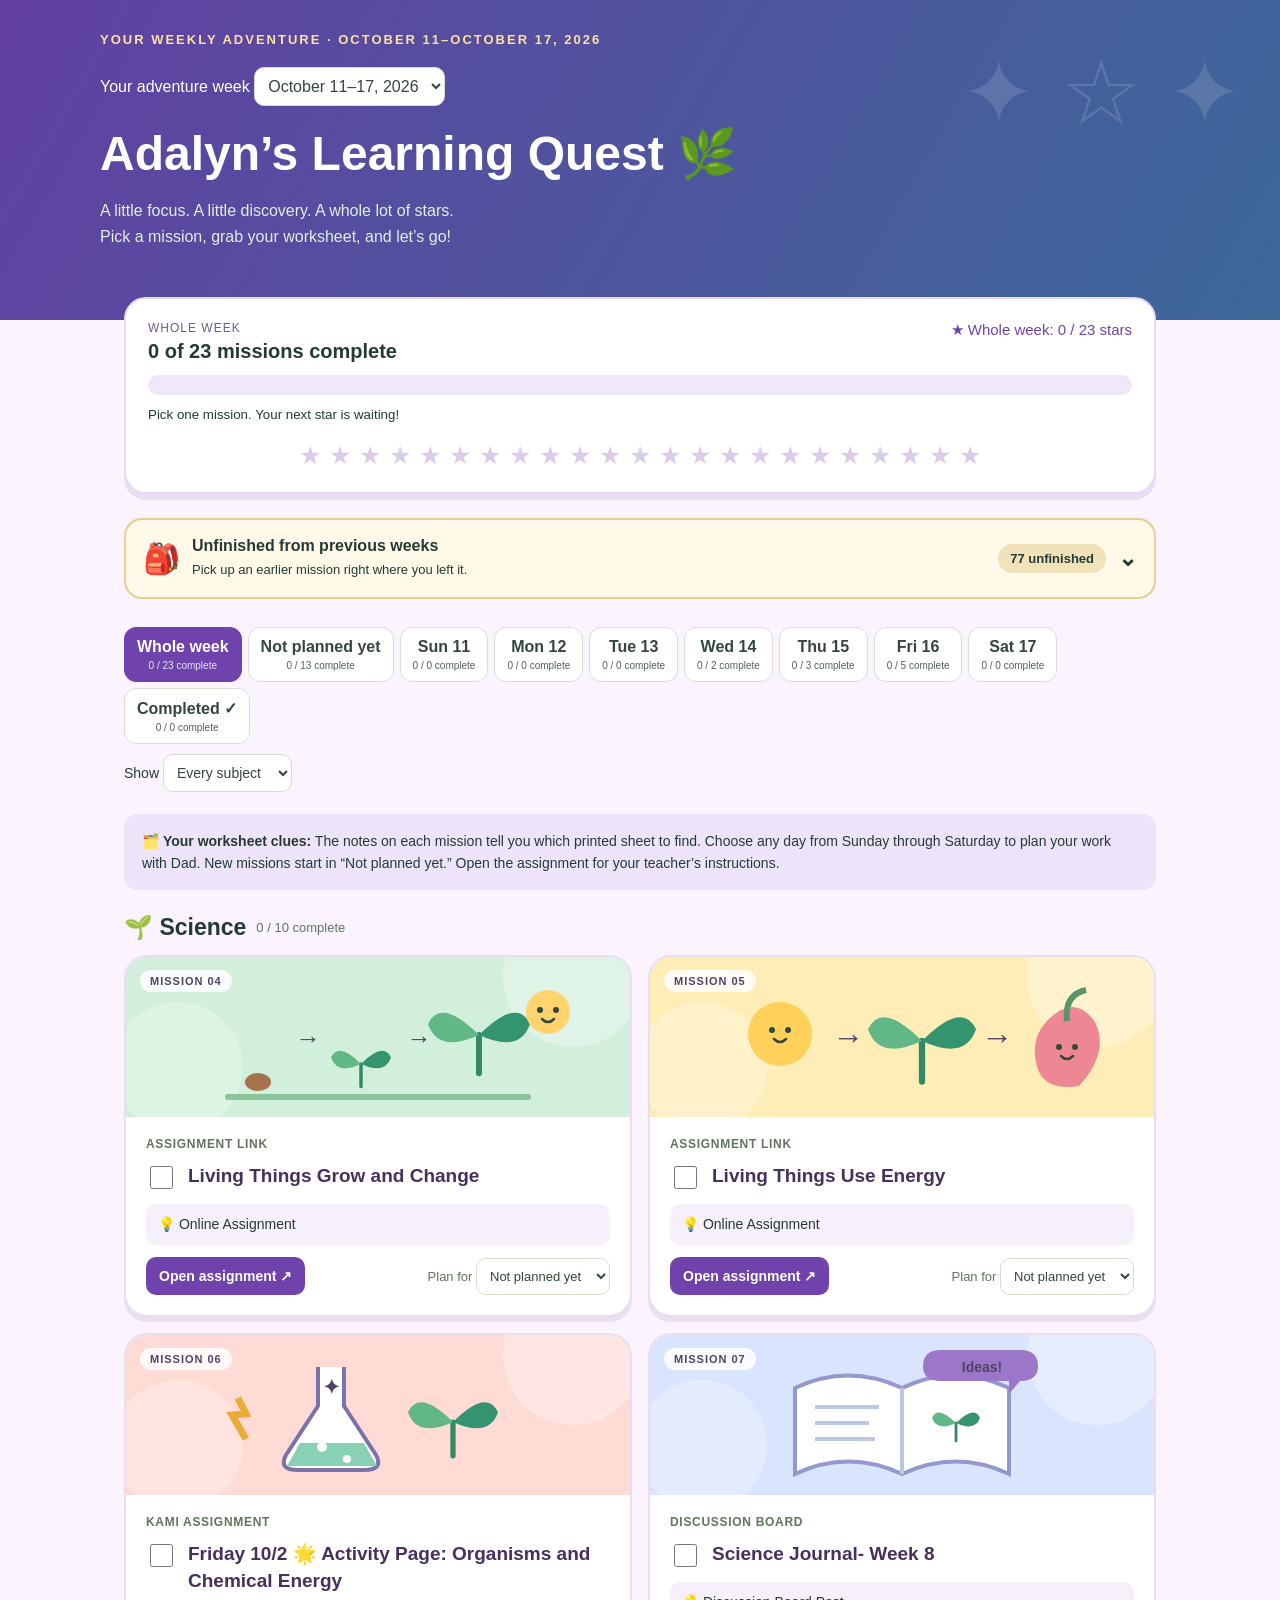
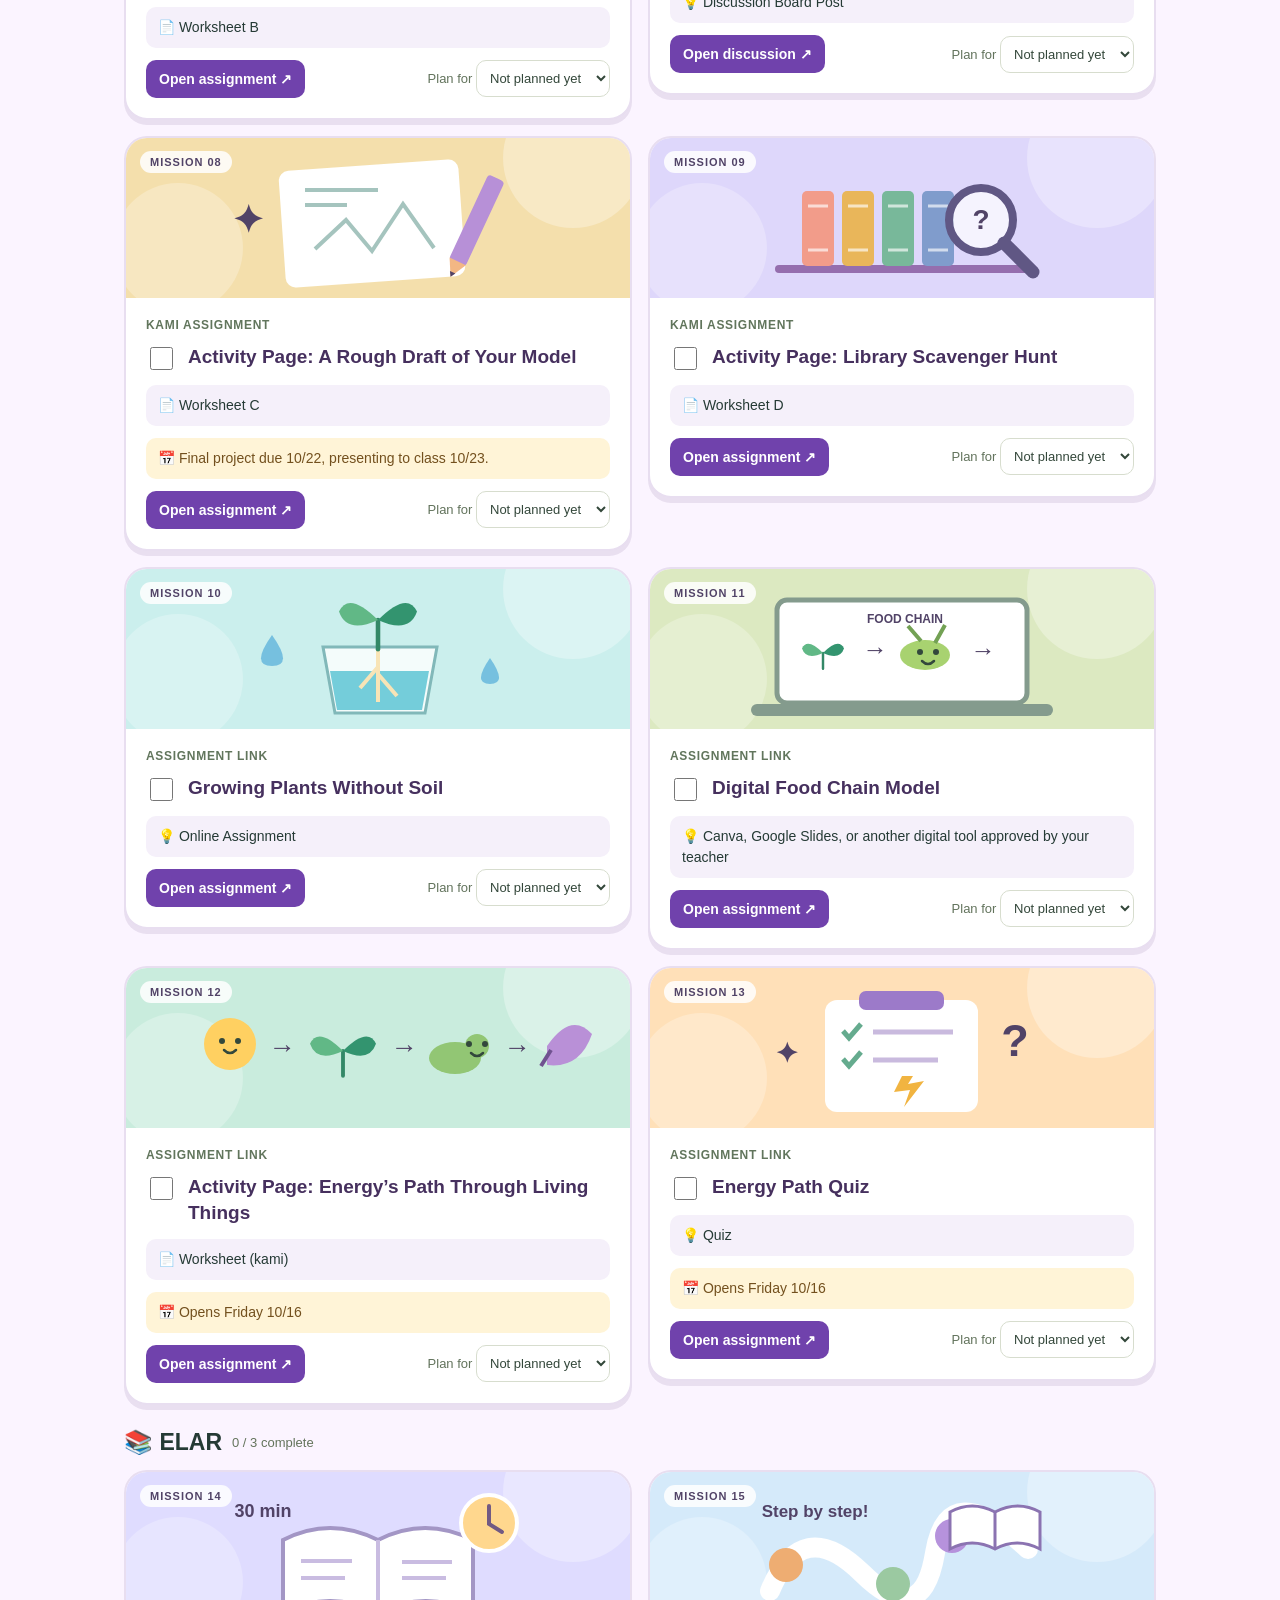
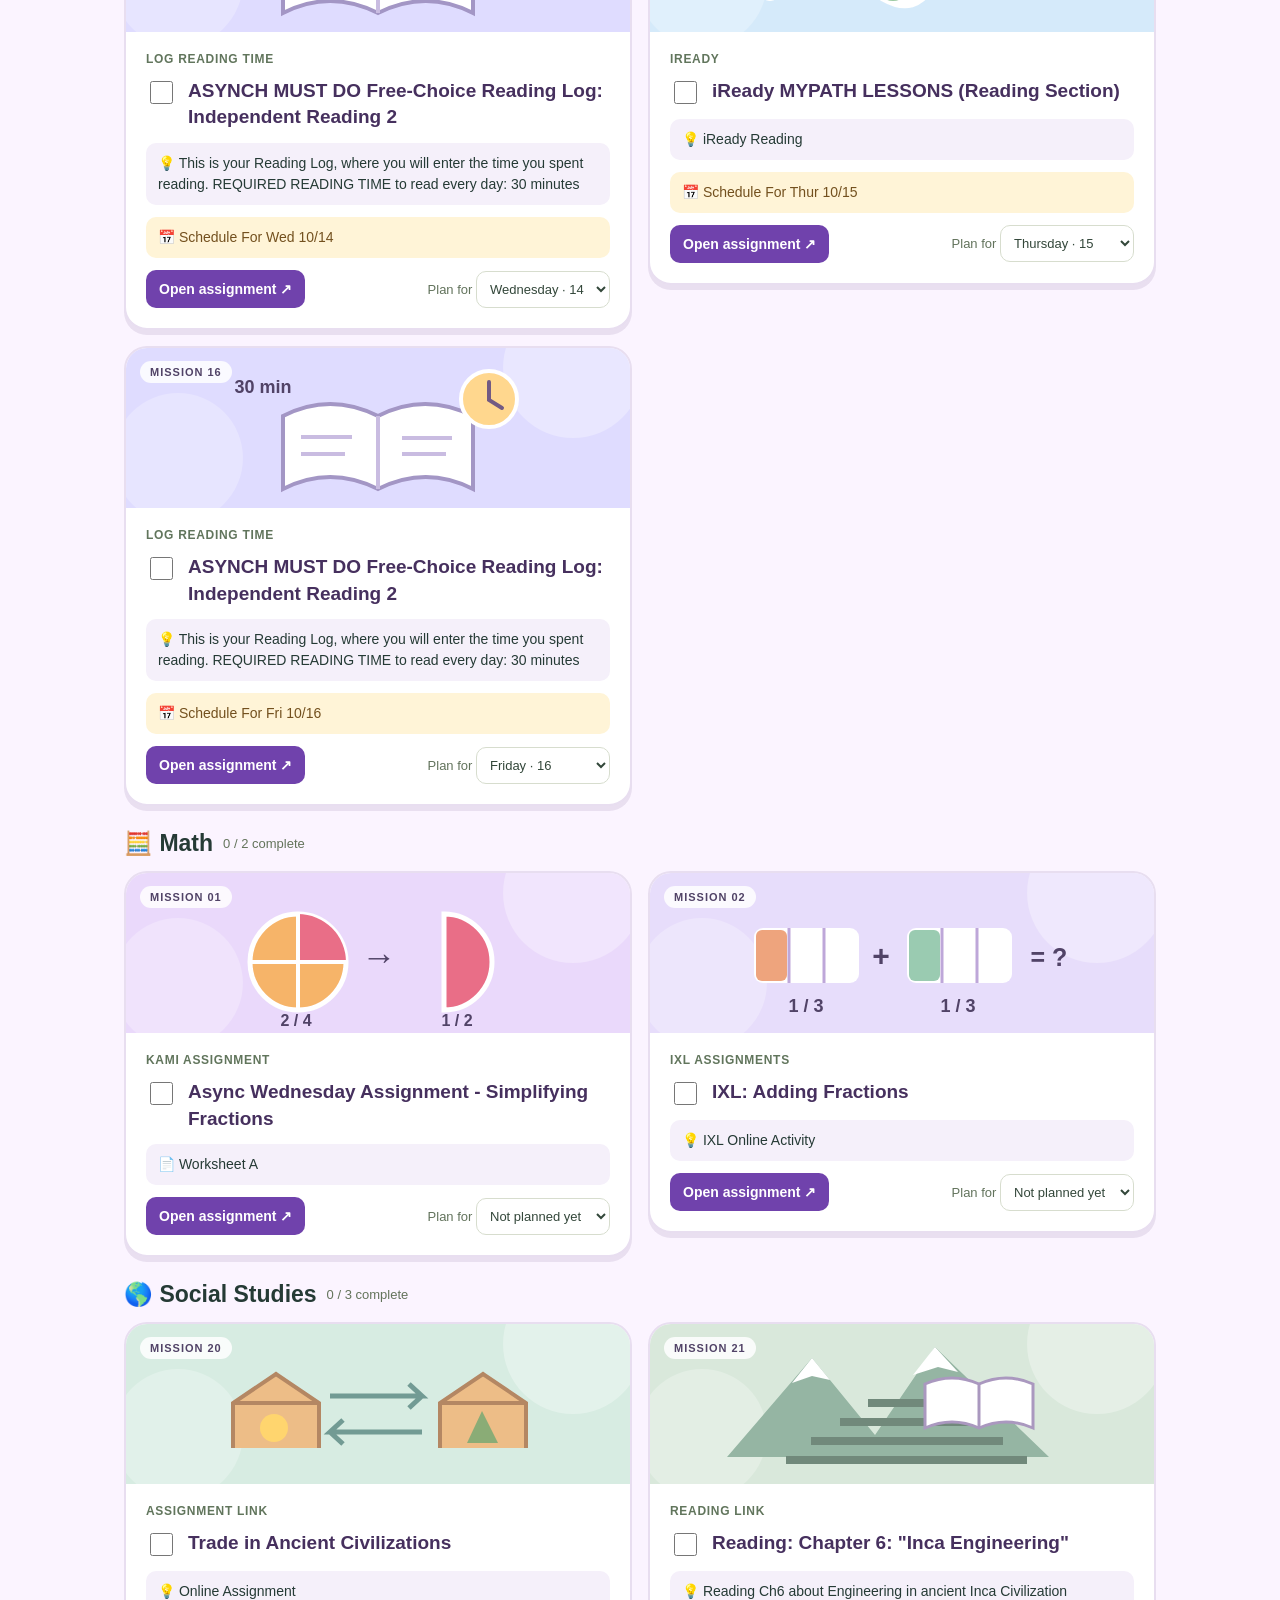
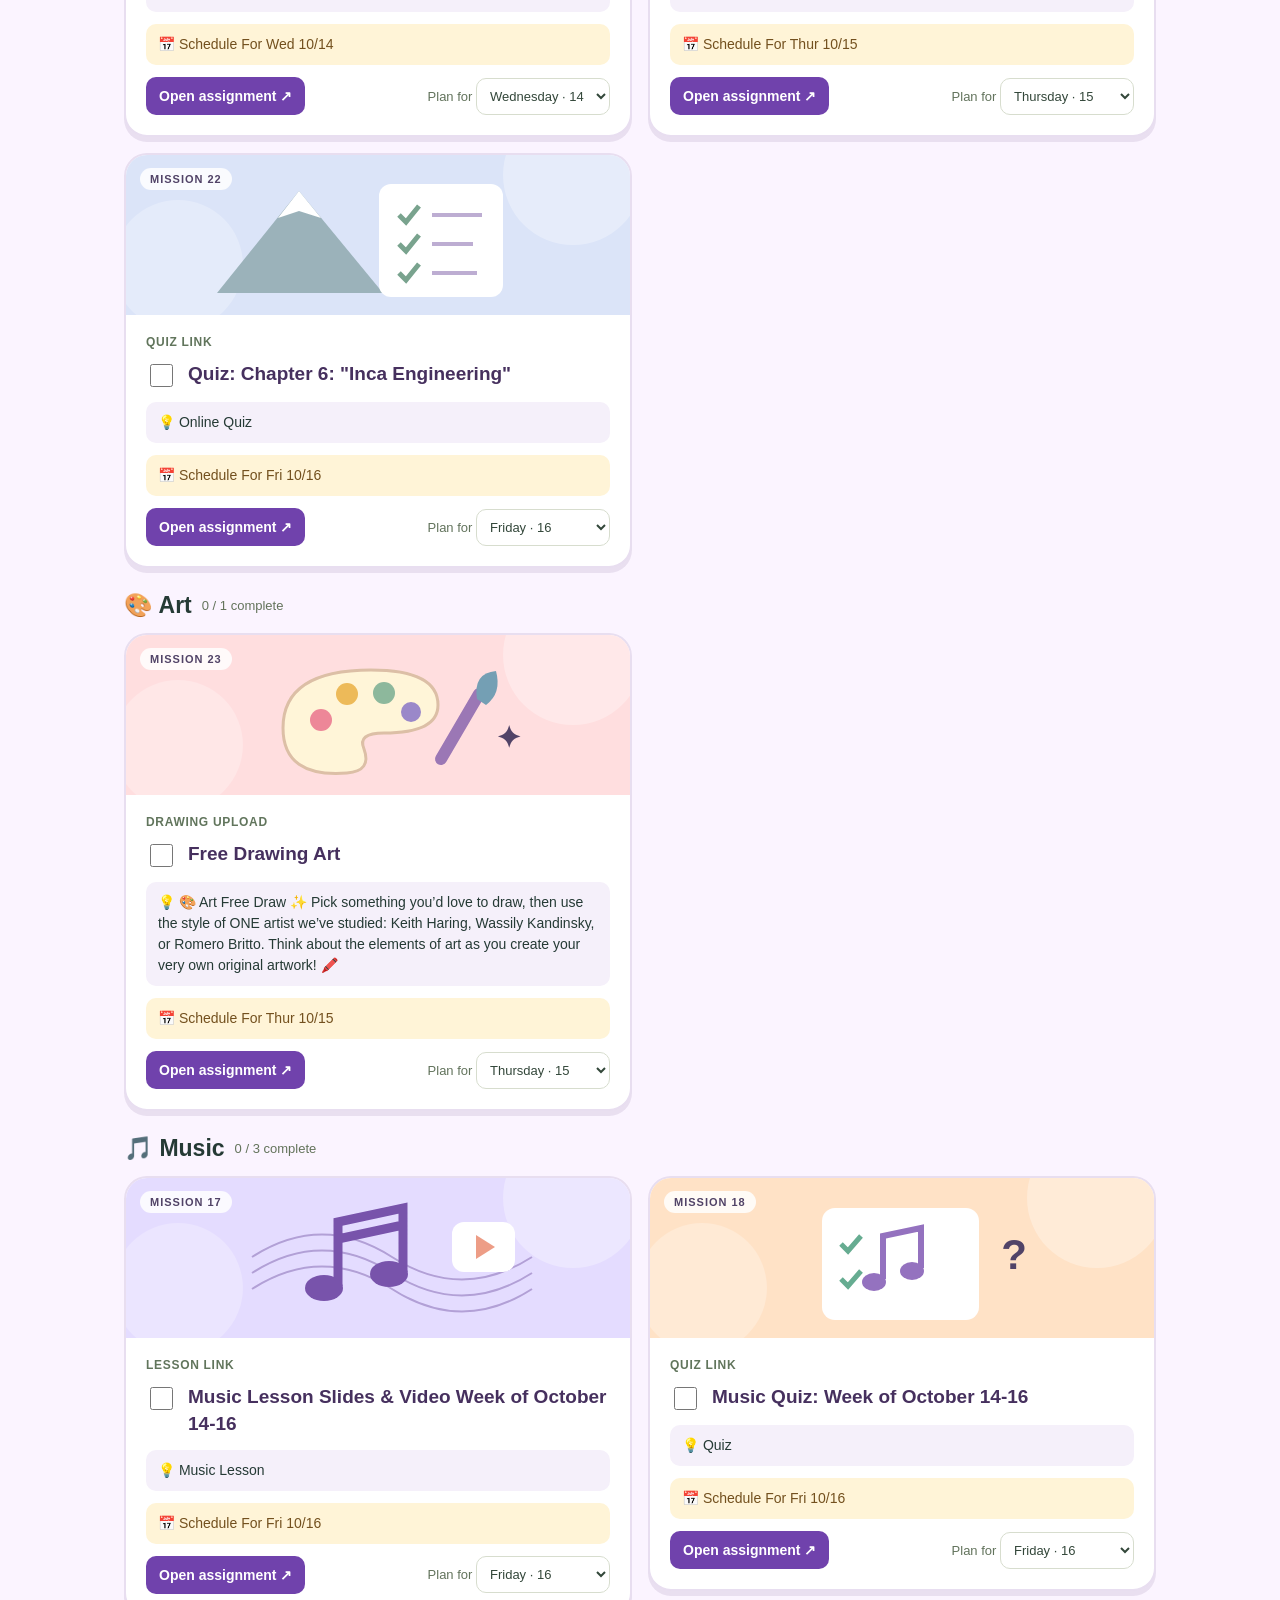
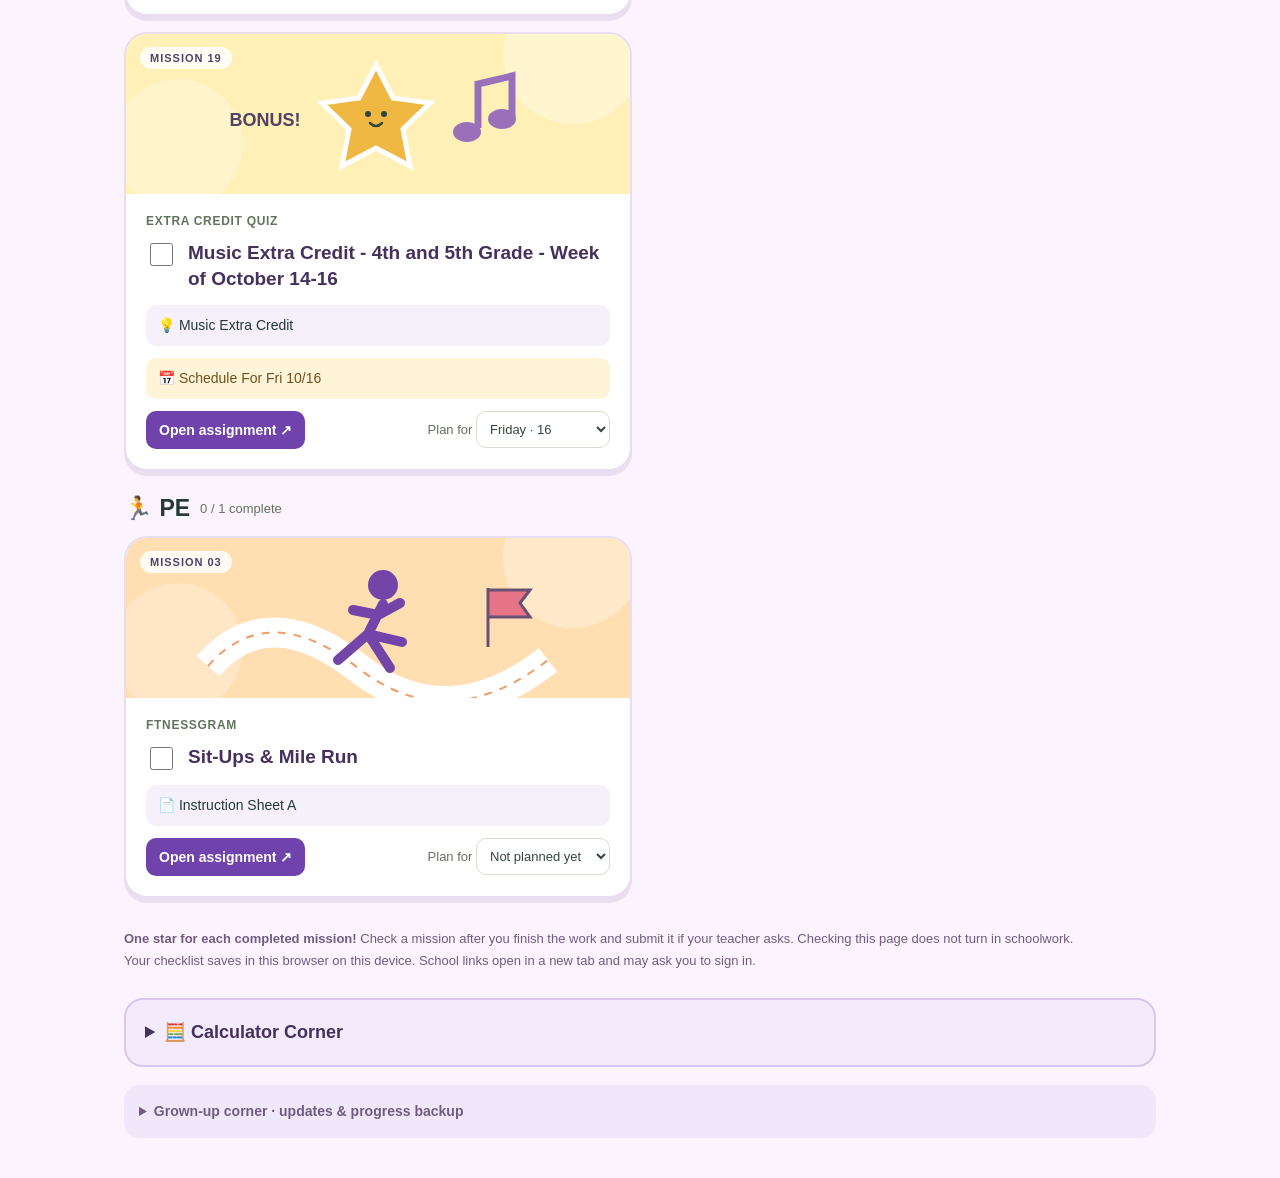
<file: weeks/2026-10-11.html>
<!doctype html><html lang="en"><head><meta charset="utf-8"><meta name="viewport" content="width=device-width,initial-scale=1"><title>Adalyn’s Learning Quest</title><style>
:root{font-family: 'Trebuchet MS',Arial,sans-serif;color:#253a35;background:#f7f5ed}*{box-sizing:border-box}body{margin:0}button,select,a{font:inherit}button,select{cursor:pointer}button:focus-visible,a:focus-visible,select:focus-visible,input:focus-visible{outline:3px solid #9455d4;outline-offset:4px}header{background:#245c4b;color:white;padding:32px 24px 45px;position:relative;overflow:hidden}header:after{content:'✦';position:absolute;right:7%;top:20px;font-size:140px;color:#ffffff13;pointer-events:none}.wrap{max-width:1080px;margin:auto}.eyebrow{font-size:13px;letter-spacing:2px;text-transform:uppercase;color:#c9e7a9;font-weight:bold}h1{font-size:clamp(30px,5vw,48px);margin:12px 0}header p{max-width:660px;line-height:1.6;color:#e1eee5}main{padding:0 24px 40px}.progress{position:relative;margin-top:-23px;background:white;border:2px solid #dfe8d8;border-radius:22px;padding:22px;box-shadow:0 6px 0 #e6e8db;display:grid;grid-template-columns:1fr auto;gap:12px}.progress strong{font-size:20px}.bar{height:14px;border-radius:20px;background:#e9eddf;overflow:hidden;grid-column:1/-1}.fill{height:100%;background:#edb449;width:0;transition:width .4s}.stars{font-size:22px;color:#79531c}.toolbar{display:flex;flex-wrap:wrap;gap:10px;margin:28px 0 20px;align-items:center}.tabs{display:flex;gap:6px;flex-wrap:wrap}button{border:1px solid #d9dfd3;background:white;border-radius:12px;padding:11px 16px;color:#33473a;font-weight:bold}.active{background:#245c4b;color:white;border-color:#245c4b}.toolbar label{margin-left:auto;font-size:14px}select{border:1px solid #d7ddce;border-radius:10px;padding:9px;background:white;color:#33473a}.section-title{display:flex;align-items:center;gap:10px;margin:24px 0 14px}h2{font-size:23px;margin:0}.count{font-size:13px;color:#63735b}.grid{display:grid;grid-template-columns:repeat(2,minmax(0,1fr));gap:16px}.card{background:white;border:1px solid #dde3d4;border-top:5px solid var(--accent);border-radius:18px;padding:20px;display:flex;flex-direction:column;gap:12px;box-shadow:0 3px 0 #e7eadf}.card.done{background:#f0f6e9}.top{display:flex;align-items:flex-start;gap:12px}.check{width:23px;height:23px;accent-color:#245c4b;flex-shrink:0;cursor:pointer}h3{font-size:19px;line-height:1.4;margin:0}.tag{font-size:12px;letter-spacing:.7px;text-transform:uppercase;font-weight:bold;color:#61755c}.note{background:#f5f3eb;border-radius:10px;padding:10px 12px;font-size:14px;line-height:1.5}.extra{background:#fff4d7;color:#73501e;font-size:14px;padding:10px 12px;border-radius:10px;line-height:1.5}.actions{display:flex;flex-wrap:wrap;gap:10px;align-items:center;margin-top:auto}.actions a{background:#245c4b;color:white;border-radius:10px;padding:11px 13px;text-decoration:none;font-weight:bold;font-size:14px}.actions label{margin-left:auto;font-size:13px;color:#62735c}.actions select{font-size:13px;max-width:140px}.empty{padding:30px;border:2px dashed #c8d7bf;border-radius:18px;text-align:center}.footer{margin-top:30px;font-size:13px;color:#65715e;line-height:1.7}.footer button{font-size:12px;margin-top:12px}.tip{padding:16px 18px;background:#eaf0df;border-radius:14px;margin:22px 0;font-size:14px;line-height:1.6}.toast{position:fixed;bottom:24px;left:50%;transform:translateX(-50%);background:#245c4b;color:white;border-radius:16px;padding:16px 24px;z-index:4;box-shadow:0 4px 15px #0002;max-width:90%;text-align:center}.confetti{position:fixed;top:-20px;font-size:25px;pointer-events:none;animation:fall 1.8s ease-in forwards;z-index:9}@keyframes fall{to{transform:translateY(105vh) rotate(250deg);opacity:0}}@media(max-width:650px){.grid{grid-template-columns:1fr}main{padding:0 14px 24px}header{padding:25px 18px 42px}.toolbar label{margin-left:0}.progress{padding:18px}.stars{font-size:16px}}@media(prefers-reduced-motion:reduce){*{animation:none!important;transition:none!important}}@media print{header{background:white;color:#253a35}header p,.eyebrow{color:#253a35}.toolbar,.actions,.footer button{display:none}.grid{display:block}.card{break-inside:avoid;margin-bottom:12px}.progress{margin-top:10px}}

body{background:#fbf4ff}header{background:linear-gradient(120deg,#6240a2,#3c699a);padding-bottom:55px}header:after{content:'✦ ☆ ✦';font-size:90px;color:#fff2;right:3%;top:40px}.eyebrow{color:#ffe0a0}.progress{border-color:#e8d9f4;box-shadow:0 6px 0 #e9ddf1}.bar{height:20px;background:#f0e7f8}.fill{background:linear-gradient(90deg,#bd77e7,#faaf6c)}.active,.actions a{background:#7042ac;border-color:#7042ac}.tip{background:#eee4fa}.card{overflow:hidden;padding:0;border:2px solid #e8def0;box-shadow:0 5px 0 #e9dff0;border-radius:23px;gap:0}.card.done{border-color:#a7cdb2}.art{height:160px;background:var(--scene);position:relative}.art svg{width:100%;height:100%;display:block}.art .mission-number{position:absolute;left:14px;top:13px;background:#ffffffd9;padding:5px 10px;border-radius:20px;font-size:11px;font-weight:bold;color:#514367;letter-spacing:1px}.art .stamp{position:absolute;right:14px;top:13px;background:#fff;padding:6px 10px;border-radius:20px;color:#326648;font-size:12px;font-weight:bold}.card-body{display:flex;flex-direction:column;gap:12px;padding:20px;flex:1}.card.done .art{opacity:.8}.stars{font-size:15px;color:#7042ac;text-align:right}.startrail{grid-column:1/-1;display:flex;gap:8px;justify-content:center;padding-top:7px}.startrail span{color:#dbcae9;font-size:25px}.startrail .earned{color:#efa92e;filter:drop-shadow(0 2px 0 #d38222)}.scope-label{font-size:12px;text-transform:uppercase;letter-spacing:1px;color:#785591;margin-bottom:5px}.card:hover{border-color:#c9ace8}h3{color:#46305e}.note{background:#f5f0fa}.footer{color:#725b82}@media(max-width:650px){.art{height:145px}.progress{grid-template-columns:1fr}.stars{text-align:left}.startrail{gap:5px}.startrail span{font-size:23px}}@media print{.art{height:100px}.card{box-shadow:none}}

.grid{align-items:start}.card details{min-width:0}.compact-summary{display:flex;align-items:center;gap:12px;padding:12px;cursor:pointer;list-style:none;min-height:90px}.compact-summary::-webkit-details-marker{display:none}.compact-summary:focus-visible{outline:3px solid #9455d4;outline-offset:-4px;border-radius:20px}.mini-art{width:95px;flex:0 0 95px;border-radius:13px;overflow:hidden}.mini-art .art{height:62px;opacity:1}.mini-art .mission-number,.mini-art .stamp{display:none}.compact-title{flex:1;min-width:0;font-size:16px;font-weight:bold;line-height:1.4;color:#46305e}.compact-title small{display:block;font-size:11px;font-weight:normal;color:#725b82;margin-top:4px}.earned-star{font-size:28px;color:#e9a129;text-shadow:0 2px 0 #c77a17}.expand-cue{font-size:13px;color:#7042ac}.card details[open] .expand-cue{transform:rotate(180deg)}.card details[open] .compact-title small::after{content:'Hide details'}.card details:not([open]) .compact-title small::after{content:'Show details'}.card details[open] .compact-summary{border-bottom:1px solid #d7e5d5}.card details[open]>.art{display:none}@media(max-width:420px){.mini-art{width:70px;flex-basis:70px}.compact-summary{gap:9px}.compact-title{font-size:14px}}
.startrail{flex-wrap:wrap}.day-count{display:block;font-size:10px;font-weight:normal;margin-top:4px;opacity:.85}.tabs button{min-width:85px;padding:10px 12px}.tabs{width:100%}.parent-tools{margin-top:18px;padding:15px;background:#f1e7fa;border-radius:15px}.parent-tools summary{cursor:pointer;font-weight:bold;font-size:14px}.parent-tools p{max-width:800px}.restore-label{display:inline-block;background:white;border:1px solid #d9dfd3;border-radius:12px;padding:8px 12px;margin:8px 0}.restore-label input{max-width:240px;font-size:12px}.toolbar label{margin-left:0}.week-total{font-size:14px}.day-count:empty{display:none}.subject-order{margin:22px 0;padding-top:16px;border-top:1px solid #d7c5e5}.subject-order h3{font-size:17px}.subject-order ol{list-style:none;padding:0;max-width:540px;margin:12px 0}.order-row{display:flex;align-items:center;gap:8px;padding:9px 12px;margin:6px 0;background:#fff;border:1px solid #decfec;border-radius:12px}.order-row .order-name{flex:1;color:#46305e;font-size:14px}.order-row button{padding:7px 11px;margin:0;font-size:13px}.order-row button:disabled{opacity:.35;cursor:default}.order-number{font-weight:bold;color:#8b6ca7;min-width:20px}.subject-order p{margin:8px 0}.order-row:focus{outline:3px solid #9455d4;outline-offset:2px}</style><link rel="icon" type="image/svg+xml" href="../assets/icon.svg?v=1"><link rel="icon" type="image/png" sizes="32x32" href="../assets/favicon-32.png?v=1"><link rel="shortcut icon" href="../favicon.ico?v=1"><link rel="apple-touch-icon" sizes="180x180" href="../assets/apple-touch-icon.png?v=1"><link rel="manifest" href="../site.webmanifest"><meta name="theme-color" content="#7042ac"><link rel="stylesheet" href="../assets/calculators.css?v=5"><script defer src="../assets/calculators.js?v=5"></script><link rel="stylesheet" href="../assets/unfinished.css?v=1"><script defer src="../assets/unfinished.js?v=1"></script><script src="../assets/backup.js?v=1"></script><script defer src="../assets/master-list.js?v=1"></script></head><body><header><div class="wrap"><div class="eyebrow" id="weekHeading">Your weekly adventure · October 11–October 17, 2026</div><div style="position:relative;z-index:1;margin-top:12px"><label for="weekPicker">Your adventure week </label><select id="weekPicker" data-registry="../weeks.json" style="max-width:100%;margin:8px 0"><option value="2026-10-11">October 11–17, 2026</option></select></div><h1>Adalyn’s Learning Quest 🌿</h1><p>A little focus. A little discovery. A whole lot of stars.<br>Pick a mission, grab your worksheet, and let’s go!</p></div></header><main class="wrap"><section class="progress" aria-label="Your progress"><div><div id="scopeLabel" class="scope-label">All missions</div><strong id="progressText"></strong></div><span class="stars" id="stars"></span><div class="bar" role="progressbar" aria-label="Assignments completed" aria-valuemin="0" aria-valuemax="10"><div class="fill"></div></div><small id="encourage" aria-live="polite"></small><div class="startrail" id="startrail" aria-hidden="true"></div></section><details id="unfinishedWeeks" class="unfinished-weeks"><summary><span aria-hidden="true">🎒</span><span>Unfinished from previous weeks<small>Pick up an earlier mission right where you left it.</small></span><span data-unfinished-count class="unfinished-count">Checking…</span></summary><div class="unfinished-content"><p class="unfinished-help">These assignments stay in their original week. Finish them there, then return here. The list uses checkmarks saved in this browser.</p><button type="button" data-unfinished-refresh>↻ Refresh list</button><p data-unfinished-status role="status" aria-live="polite">Checking earlier weeks…</p><div data-unfinished-list class="unfinished-list"></div></div></details><div class="toolbar"><div class="tabs" id="filters" aria-label="Filter assignments"></div><label>Show <select id="subject"><option value="all">Every subject</option></select></label></div><div class="tip">🗂️ <strong>Your worksheet clues:</strong> The notes on each mission tell you which printed sheet to find. Choose any day from Sunday through Saturday to plan your work with Dad. New missions start in “Not planned yet.” Open the assignment for your teacher’s instructions.</div><div id="missions"></div><div class="footer"><strong>One star for each completed mission!</strong> Check a mission after you finish the work and submit it if your teacher asks. Checking this page does not turn in schoolwork.<br><span id="storageNote">Your checklist saves in this browser on this device. School links open in a new tab and may ask you to sign in.</span><br><details id="calculatorCorner" class="calculator-corner"><summary>🧮 Calculator Corner</summary><div class="calculator-content"><p class="calc-help">Pick a tool to help with your math.</p><div class="calculator-switches" aria-label="Choose calculator"><button type="button" data-calculator-mode="gcf" aria-pressed="true" aria-controls="gcfPanel">⭐ Find the GCF</button><button type="button" data-calculator-mode="standard" aria-pressed="false" aria-controls="standardPanel">🧮 Four-function calculator</button><button type="button" data-calculator-mode="multiplication" aria-pressed="false" aria-controls="multiplicationPanel">🌈 Multiplication chart</button></div><section id="gcfPanel" class="calc-panel" aria-labelledby="gcfTitle"><h3 id="gcfTitle">Greatest Common Factor</h3><p class="calc-help">Enter two whole numbers from 1 to 1,000,000. Look for the yellow GCF squares!</p><form id="gcfForm" class="factor-form"><label for="factorA">First number<input id="factorA" type="number" min="1" max="1000000" step="1" value="" inputmode="numeric" required></label><label for="factorB">Second number<input id="factorB" type="number" min="1" max="1000000" step="1" value="" inputmode="numeric" required></label><button type="submit">Find factors</button><button type="button" id="clearFactors">Clear</button></form><div id="factorResult" aria-live="polite"></div></section><section id="standardPanel" class="calc-panel" aria-labelledby="standardTitle" tabindex="0" hidden><div class="standard-calculator"><h3 id="standardTitle">Four-function calculator</h3><div class="calc-screen"><div id="calcOperation" class="calc-operation"></div><output id="calcDisplay" class="calc-display" aria-label="Calculator result" aria-live="polite">0</output></div><div id="calcKeypad" class="calc-keypad"><button type="button" data-calc-key="AC" aria-label="Clear all" class="utility">AC</button><button type="button" data-calc-key="±" aria-label="Change sign" class="utility">±</button><button type="button" data-calc-key="⌫" aria-label="Delete last digit" class="utility">⌫</button><button type="button" data-calc-key="÷" aria-label="Divide" class="operator">÷</button><button type="button" data-calc-key="7" aria-label="7" class="">7</button><button type="button" data-calc-key="8" aria-label="8" class="">8</button><button type="button" data-calc-key="9" aria-label="9" class="">9</button><button type="button" data-calc-key="×" aria-label="Multiply" class="operator">×</button><button type="button" data-calc-key="4" aria-label="4" class="">4</button><button type="button" data-calc-key="5" aria-label="5" class="">5</button><button type="button" data-calc-key="6" aria-label="6" class="">6</button><button type="button" data-calc-key="−" aria-label="Subtract" class="operator">−</button><button type="button" data-calc-key="1" aria-label="1" class="">1</button><button type="button" data-calc-key="2" aria-label="2" class="">2</button><button type="button" data-calc-key="3" aria-label="3" class="">3</button><button type="button" data-calc-key="+" aria-label="Add" class="operator">+</button><button type="button" data-calc-key="0" aria-label="0" class="">0</button><button type="button" data-calc-key="." aria-label="Decimal point" class="">.</button><button type="button" data-calc-key="=" aria-label="Equals" class="equals">=</button></div><p class="calc-help">Tap the buttons or use your keyboard here. Escape clears; Backspace deletes. Operations are calculated one at a time. AC clears the calculator; history stays until you clear it below.</p><div class="calc-history-heading"><h4 id="calcHistoryTitle">📜 Calculation history</h4><button type="button" id="clearCalcHistory">Clear history</button></div><div id="calcHistory" class="calc-history" role="region" aria-labelledby="calcHistoryTitle" tabindex="0"></div></div></section><section id="multiplicationPanel" class="calc-panel" aria-labelledby="multiplicationTitle" hidden><h3 id="multiplicationTitle">🌈 Multiplication Explorer: 1–20</h3><p class="calc-help">Tap a number along the top to highlight its column, or a number down the side to highlight its row. Tap any answer to select its row and column together. Tap again to deselect! Only one row and one column can be selected at a time.</p><div class="multiplication-legend" aria-label="Highlight colors"><span class="legend-row">Blue: row</span><span class="legend-column">Purple: column</span><span class="legend-both">Teal: row + column</span></div><p class="calc-help">Explore all 20 numbers in one chart. Your highlights are saved on this browser.</p><button type="button" id="clearMultiplication">Clear all highlights</button><div id="multiplicationChart" class="multiplication-scroll" role="region" aria-label="Multiplication chart from 1 to 20" tabindex="0"></div><div id="multiplicationStatus" class="multiplication-status" role="status" aria-live="polite"></div></section></div></details><details class="parent-tools"><summary>Grown-up corner · updates &amp; progress backup</summary><p><strong>Updates:</strong> Open this same website or refresh it to see new assignments. Your saved checkmarks and day choices stay in this browser. Use a progress backup to move from the downloaded app to this website, or between devices.</p><p>Use the week selector at the top to choose your adventure. Each Sunday starts a separate weekly adventure. Updated assignment lists keep the same week and assignment identities. Full backups contain all weeks of saved progress, planned days, completion times, subject ordering, calculator states and history, and saved display settings. Canvas submissions and grades are not included.</p><button id="backup">Download full app backup</button> <label class="restore-label">Restore backup <input id="restore" type="file" accept=".json,application/json"></label><p id="backupStatus" role="status"></p><section class="subject-order" aria-labelledby="orderTitle"><h3 id="orderTitle">Put subjects in your favorite order</h3><p>Use the arrows to move a subject. All nine school-year subjects always appear here, even without assignments. Your saved order applies to every day and every week in this browser. Empty subject sections stay hidden in the mission view.</p><ol id="subjectOrderList"></ol><button id="resetSubjectOrder">Use suggested order</button><p id="subjectOrderStatus" role="status"></p></section><button id="reset">Reset this week’s checklist &amp; plan</button></details></div></main><div id="toast" role="status" hidden class="toast"></div><script>
const tasks=[{"id": "a-2e693bfcfab32ba3", "subject": "Math", "note": "Worksheet A", "title": "Async Wednesday Assignment - Simplifying Fractions", "link": "https://vpa.instructure.com/courses/589846/assignments/29995847?module_item_id=81279107", "kind": "kami assignment", "extra": "", "defaultDay": "unplanned", "art": "r2", "legacyId": "r2"}, {"id": "a-e20a1e06699c9d8a", "subject": "Math", "note": "IXL Online Activity", "title": "IXL: Adding Fractions", "link": "https://vpa.instructure.com/courses/589846/assignments/30041683?module_item_id=81419515", "kind": "IXL Assignments", "extra": "", "defaultDay": "unplanned", "art": "adding-fractions", "legacyId": ""}, {"id": "a-ed8ca54f93bd1419", "subject": "PE", "note": "Instruction Sheet A", "title": "Sit-Ups & Mile Run", "link": "https://docs.google.com/forms/d/e/1FAIpQLSczOPDQXZZ7IBWLwAEe9tN69_Z3qPv7I0oqU4lxYUcJL7sqkw/viewform", "kind": "Ftnessgram", "extra": "", "defaultDay": "unplanned", "art": "r4", "legacyId": "r4"}, {"id": "a-0d2e841f911c9f1d", "subject": "Science", "note": "Online Assignment", "title": "Living Things Grow and Change", "link": "https://vpa.instructure.com/courses/589246/assignments/25832115?module_item_id=67748913", "kind": "Assignment Link", "extra": "", "defaultDay": "unplanned", "art": "r6", "legacyId": "r6"}, {"id": "a-d8d8d464df071bd9", "subject": "Science", "note": "Online Assignment", "title": "Living Things Use Energy", "link": "https://vpa.instructure.com/courses/589246/assignments/25832149?module_item_id=67749045", "kind": "Assignment Link", "extra": "", "defaultDay": "unplanned", "art": "r7", "legacyId": "r7"}, {"id": "a-1dd0774a326e8638", "subject": "Science", "note": "Worksheet B", "title": "Friday 10/2 🌟 Activity Page: Organisms and Chemical Energy", "link": "https://vpa.instructure.com/courses/589246/assignments/25832879?module_item_id=67749009", "kind": "kami assignment", "extra": "", "defaultDay": "unplanned", "art": "r8", "legacyId": "r8"}, {"id": "a-34c2f2771598dc32", "subject": "Science", "note": "Discussion Board Post", "title": "Science Journal- Week 8", "link": "https://vpa.instructure.com/courses/589246/discussion_topics/2646354?module_item_id=80666067", "kind": "discussion board", "extra": "", "defaultDay": "unplanned", "art": "r9", "legacyId": "r9"}, {"id": "a-7fbf038ceb5d887f", "subject": "Science", "note": "Worksheet C", "title": "Activity Page: A Rough Draft of Your Model", "link": "https://vpa.instructure.com/courses/589246/assignments/25832357?module_item_id=67749341", "kind": "kami assignment", "extra": "Final project due 10/22, presenting to class 10/23.", "defaultDay": "unplanned", "art": "r10", "legacyId": "r10"}, {"id": "a-3f378a6b81f02c69", "subject": "Science", "note": "Worksheet D", "title": "Activity Page: Library Scavenger Hunt", "link": "https://vpa.instructure.com/courses/589246/assignments/25832659?module_item_id=67748931", "kind": "kami assignment", "extra": "", "defaultDay": "unplanned", "art": "r11", "legacyId": "r11"}, {"id": "a-935d25d381650ee8", "subject": "Science", "note": "Online Assignment", "title": "Growing Plants Without Soil", "link": "https://vpa.instructure.com/courses/589246/assignments/25831915?module_item_id=67749209", "kind": "Assignment Link", "extra": "", "defaultDay": "unplanned", "art": "r12", "legacyId": "r12"}, {"id": "a-0de9f4d01191ec97", "subject": "Science", "note": "Canva, Google Slides, or another digital tool approved by your teacher", "title": "Digital Food Chain Model", "link": "https://vpa.instructure.com/courses/589246/assignments/25832837?module_item_id=67749153", "kind": "Assignment Link", "extra": "", "defaultDay": "unplanned", "art": "r13", "legacyId": "r13"}, {"id": "a-e5f985bdd7eae65d", "subject": "Science", "note": "Worksheet (kami)", "title": "Activity Page: Energy’s Path Through Living Things", "link": "https://vpa.instructure.com/courses/589246/assignments/25832591?module_item_id=67749169", "kind": "Assignment Link", "extra": "Opens Friday 10/16", "defaultDay": "unplanned", "art": "energy-path", "legacyId": "r14"}, {"id": "a-9420a3905b0c3104", "subject": "Science", "note": "Quiz", "title": "Energy Path Quiz", "link": "https://vpa.instructure.com/courses/589246/quizzes/6689865?module_item_id=81129097", "kind": "Assignment Link", "extra": "Opens Friday 10/16", "defaultDay": "unplanned", "art": "energy-quiz", "legacyId": "r15"}, {"id": "a-2b9cd2216a9dbcf8", "subject": "ELAR", "note": "This is your Reading Log, where you will enter the time you spent reading.\nREQUIRED READING TIME to read every day: 30 minutes", "title": "ASYNCH MUST DO Free-Choice Reading Log: Independent Reading 2", "link": "https://vpa.instructure.com/courses/589156/modules/items/81282331", "kind": "Log Reading Time", "extra": "Schedule For Wed 10/14", "defaultDay": "3", "art": "reading-log", "legacyId": "r17"}, {"id": "a-d61377b536a57c8a", "subject": "ELAR", "note": "iReady Reading", "title": "iReady MYPATH LESSONS (Reading Section)", "link": "https://vpa.instructure.com/courses/589156/external_tools/17016", "kind": "iReady", "extra": "Schedule For Thur 10/15", "defaultDay": "4", "art": "reading-path", "legacyId": "r18"}, {"id": "a-3f4dc96d5d62cb00", "subject": "ELAR", "note": "This is your Reading Log, where you will enter the time you spent reading.\nREQUIRED READING TIME to read every day: 30 minutes", "title": "ASYNCH MUST DO Free-Choice Reading Log: Independent Reading 2", "link": "https://vpa.instructure.com/courses/589156/modules/items/81282347", "kind": "Log Reading Time", "extra": "Schedule For Fri 10/16", "defaultDay": "5", "art": "reading-log", "legacyId": "r19"}, {"id": "a-a6c49ffbb7c94f3d", "subject": "Music", "note": "Music Lesson", "title": "Music Lesson Slides & Video Week of October 14-16", "link": "https://vpa.instructure.com/courses/589078/pages/music-lesson-slides-and-video-week-of-october-14-16?module_item_id=81374955", "kind": "Lesson Link", "extra": "Schedule For Fri 10/16", "defaultDay": "5", "art": "music-lesson", "legacyId": ""}, {"id": "a-f96e1ca80d5a3f1a", "subject": "Music", "note": "Quiz", "title": "Music Quiz: Week of October 14-16", "link": "https://vpa.instructure.com/courses/589078/quizzes/6710095?module_item_id=81374957", "kind": "Quiz Link", "extra": "Schedule For Fri 10/16", "defaultDay": "5", "art": "music-quiz", "legacyId": ""}, {"id": "a-3a48eb14c2fbfb2e", "subject": "Music", "note": "Music Extra Credit", "title": "Music Extra Credit - 4th and 5th Grade - Week of October 14-16", "link": "https://docs.google.com/forms/d/e/1FAIpQLSdfF-FH-Bzshdu_PGZeSIdoh1wQBf2hwCHq4Ec_la27MBBdDw/viewform", "kind": "Extra Credit Quiz", "extra": "Schedule For Fri 10/16", "defaultDay": "5", "art": "music-bonus", "legacyId": ""}, {"id": "a-a2251fb19916c914", "subject": "Social Studies", "note": "Online Assignment", "title": "Trade in Ancient Civilizations", "link": "https://vpa.instructure.com/courses/589352/assignments/25835957?module_item_id=67758357", "kind": "Assignment Link", "extra": "Schedule For Wed 10/14", "defaultDay": "3", "art": "trade", "legacyId": ""}, {"id": "a-0bbd4f09f4f8b133", "subject": "Social Studies", "note": "Reading Ch6 about Engineering in ancient Inca Civilization", "title": "Reading: Chapter 6: \"Inca Engineering\"", "link": "https://vpa.instructure.com/courses/589352/assignments/25837435?module_item_id=67758439", "kind": "Reading Link", "extra": "Schedule For Thur 10/15", "defaultDay": "4", "art": "inca-reading", "legacyId": ""}, {"id": "a-bbb83bbb64b5eece", "subject": "Social Studies", "note": "Online Quiz", "title": "Quiz: Chapter 6: \"Inca Engineering\"", "link": "https://vpa.instructure.com/courses/589352/quizzes/5781393/take", "kind": "Quiz Link", "extra": "Schedule For Fri 10/16", "defaultDay": "5", "art": "inca-quiz", "legacyId": ""}, {"id": "a-5e105f5069eff7e0", "subject": "Art", "note": "🎨 Art Free Draw ✨\nPick something you’d love to draw, then use the style of ONE artist we’ve studied: Keith Haring, Wassily Kandinsky, or Romero Britto. Think about the elements of art as you create your very own original artwork! 🖍️", "title": "Free Drawing Art", "link": "https://vpa.instructure.com/courses/589076/assignments/30027303?module_item_id=81375101", "kind": "Drawing Upload", "extra": "Schedule For Thur 10/15", "defaultDay": "4", "art": "free-art", "legacyId": ""}];
const weekStart="2026-10-11";
const weekDays=['Sunday','Monday','Tuesday','Wednesday','Thursday','Friday','Saturday'].map((name,i)=>({id:String(i),name,label:name.slice(0,3)+' '+new Date(Date.parse(weekStart+'T12:00:00Z')+i*86400000).getUTCDate()}));
const key='adalyn-learning-quest-week-'+weekStart;let state={};let storageWorks=true;
function cleanState(data){const result={};if(!data||typeof data!=='object'||Array.isArray(data))return result;for(const [id,v] of Object.entries(data)){if(v&&typeof v==='object')result[id]={done:v.done===true,...(v.day==='unplanned'||weekDays.some(d=>d.id===String(v.day))?{day:String(v.day)}:{}),...(typeof v.completedAt==='string'?{completedAt:v.completedAt}:{})}}return result}
try{const saved=localStorage.getItem(key);if(saved!==null)state=cleanState(JSON.parse(saved));else if(weekStart==='2026-10-11'){const legacy=JSON.parse(localStorage.getItem('adalyn-learning-quest-2026-10-11-v1')||'{}');for(const t of tasks){const v=legacy[t.legacyId];if(v)state[t.id]={done:v.done===true,day:v.day==='tomorrow'?'1':'0'}}}}catch(e){storageWorks=false}
const uiKey='adalyn-learning-quest-ui-'+weekStart;let ui={};try{ui=JSON.parse(localStorage.getItem(uiKey)||'{}')}catch(e){}let filter=['all','done','unplanned','0','1','2','3','4','5','6'].includes(ui.filter)?ui.filter:'all';let toastTimer;const expandedCards=new Set(Array.isArray(ui.expanded)?ui.expanded:[]);
const schoolYearSubjects=["Homeroom","Science","ELAR","Math","Social Studies","Art","Music","PE","Intervention"];
const subjects=[...schoolYearSubjects];
const icons={Math:'🧮',PE:'🏃',Science:'🌱',ELAR:'📚',Music:'🎵','Social Studies':'🌎',Art:'🎨'},colors={Math:'#bc91df',PE:'#e8ad50',Science:'#82b59a',ELAR:'#8d9ddf',Music:'#b199db','Social Studies':'#8bb5a7',Art:'#e7a4ac'};
const esc=s=>String(s).replace(/[&<>"']/g,c=>({'&':'&amp;','<':'&lt;','>':'&gt;','"':'&quot;',"'":'&#39;'}[c]));
const orderKey='adalyn-learning-quest-subject-order-v1';
const suggestedSubjectOrder=[...schoolYearSubjects];
function validOrder(value){return Array.isArray(value)?[...new Set(value.filter(v=>typeof v==='string'&&schoolYearSubjects.includes(v.trim())).map(v=>v.trim()))]:[]}
let subjectOrder=[];try{subjectOrder=validOrder(JSON.parse(localStorage.getItem(orderKey)||'[]'))}catch(e){}
subjectOrder=[...new Set([...subjectOrder,...suggestedSubjectOrder,...subjects])];
function getSubjectOrder(){return [...new Set([...subjectOrder,...subjects])]}
function saveSubjectOrder(){try{localStorage.setItem(orderKey,JSON.stringify(subjectOrder));return true}catch(e){document.querySelector('#subjectOrderStatus').textContent='This browser cannot save the subject order. Your choice will last while this page stays open.';return false}}
function moveSubject(index,direction){const next=index+direction;if(index<0||index>=subjectOrder.length||next<0||next>=subjectOrder.length)return false;[subjectOrder[index],subjectOrder[next]]=[subjectOrder[next],subjectOrder[index]];saveSubjectOrder();return true}
function renderSubjectSelect(){const select=document.querySelector('#subject'),selected=select.value||'all';select.innerHTML='<option value="all">Every subject</option>'+getSubjectOrder().map(s=>`<option value="${esc(s)}">${esc(s)}</option>`).join('');select.value=selected==='all'||subjects.includes(selected)?selected:'all'}
function renderSubjectOrder(){document.querySelector('#subjectOrderList').innerHTML=subjectOrder.map((s,i)=>`<li class="order-row" tabindex="-1"><span class="order-number">${i+1}</span><span class="order-name">${esc(s)}</span><button data-move-index="${i}" data-direction="-1" ${i===0?'disabled':''} aria-label="Move ${esc(s)} up">↑</button><button data-move-index="${i}" data-direction="1" ${i===subjectOrder.length-1?'disabled':''} aria-label="Move ${esc(s)} down">↓</button></li>`).join('')}
function unfinishedFirst(group,state){return [...group.filter(t=>!state[t.id]?.done),...group.filter(t=>state[t.id]?.done)]}

function save(){try{localStorage.setItem(key,JSON.stringify(state))}catch(e){storageWorks=false}if(!storageWorks)document.querySelector('#storageNote').textContent='This browser cannot save the checklist. Keep this page open to keep your progress. School links may require a school sign-in.'}

function illustration(t,done){
const svg=(body)=>`<svg viewBox="0 0 480 160" aria-hidden="true" xmlns="http://www.w3.org/2000/svg"><circle cx="40" cy="110" r="65" fill="#fff" opacity=".25"/><circle cx="435" cy="20" r="70" fill="#fff" opacity=".3"/>${body}</svg>`;
const text=(x,y,s,size=18)=>`<text x="${x}" y="${y}" text-anchor="middle" font-family="Trebuchet MS,Arial" font-size="${size}" font-weight="bold" fill="#514367">${s}</text>`;
const face=(x,y)=>`<circle cx="${x-8}" cy="${y}" r="3" fill="#33483c"/><circle cx="${x+8}" cy="${y}" r="3" fill="#33483c"/><path d="M${x-6} ${y+9}q6 6 12 0" fill="none" stroke="#33483c" stroke-width="2.5" stroke-linecap="round"/>`;
const leaf=(x,y)=>`<path d="M${x} ${y}q-45-45-60-13q12 35 60 13" fill="#61b886"/><path d="M${x} ${y}q45-45 60-13q-12 35-60 13" fill="#33946f"/>`;
const sprout=(x,y,size=1)=>`<g transform="translate(${x} ${y}) scale(${size})"><path d="M0 45V0" stroke="#338867" stroke-width="7" stroke-linecap="round"/>${leaf(0,0)}</g>`;
const book=(x,y,c)=>`<g transform="translate(${x} ${y})"><rect width="32" height="75" rx="5" fill="${c}"/><path d="M6 15h20M6 59h20" stroke="white" stroke-width="3" opacity=".65"/></g>`;
let scene='',bg='#ead9fb';
switch(t.art){
case 'r2':scene=`<circle cx="160" cy="89" r="48" fill="#f6b469" stroke="#fff" stroke-width="5"/><path d="M160 89V41A48 48 0 0 1 208 89Z" fill="#e96e87"/><path d="M160 41v96M112 89h96" stroke="white" stroke-width="4"/>${text(241,96,'→',35)}<path d="M306 41a48 48 0 0 1 0 96Z" fill="#e96e87" stroke="white" stroke-width="5"/>${text(158,153,'2 / 4',16)}${text(319,153,'1 / 2',16)}`;break;
case 'r4':bg='#ffdfb1';scene=`<path d="M70 128Q130 60 220 130T410 122" fill="none" stroke="#fff" stroke-width="30"/><path d="M70 128Q130 60 220 130T410 122" fill="none" stroke="#f29b65" stroke-width="2" stroke-dasharray="8 8"/><circle cx="245" cy="47" r="15" fill="#7345a9"/><path d="M245 66l-15 30 34 8m-34-8-30 26m30-26 22 34m-12-53-25-5m25 5 22-12" fill="none" stroke="#7345a9" stroke-width="10" stroke-linecap="round"/><path d="M350 50v59m0-57h42l-10 13 10 14h-42" fill="#e77487" stroke="#695075" stroke-width="3"/>`;break;
case 'r6':bg='#d1efdb';scene=`<path d="M90 140h300" stroke="#8ac49b" stroke-width="6" stroke-linecap="round"/><ellipse cx="120" cy="125" rx="13" ry="9" fill="#a6724b"/>${sprout(223,107,.5)}${sprout(341,78,.85)}${text(170,90,'→',25)}${text(281,90,'→',25)}<circle cx="410" cy="55" r="22" fill="#ffd46f"/>${face(410,53)}`;break;
case 'r7':bg='#ffedb8';scene=`<circle cx="118" cy="77" r="32" fill="#ffd15b"/>${face(118,73)}${text(186,91,'→',32)}${sprout(260,84,.9)}${text(335,91,'→',32)}<path d="M384 65q28-30 49 0q15 30-16 64q-38 6-43-24q-5-23 10-40" fill="#ee8794"/><path d="M405 64q-3-26 19-31" stroke="#58966a" stroke-width="6" fill="none"/>${face(405,90)}`;break;
case 'r8':bg='#ffdbd5';scene=`<path d="M180 32v39l-32 49q-8 15 12 15h66q20 0 12-15l-32-49V32" fill="#fff" stroke="#7972ab" stroke-width="4"/><path d="M162 108h64l13 23h-90Z" fill="#88d1b4"/><circle cx="184" cy="112" r="5" fill="#fff"/><circle cx="209" cy="124" r="4" fill="#fff"/>${sprout(315,87,.75)}<path d="M100 63l8 16-14 1 14 24" stroke="#ebac37" stroke-width="7" fill="none"/>${text(193,59,'✦',20)}`;break;
case 'r9':bg='#d9e5ff';scene=`<path d="M133 53q53-25 107 0q53-25 107 0v86q-53-25-107 0q-54-25-107 0Z" fill="#fff" stroke="#9398ce" stroke-width="4"/><path d="M240 53v86M153 72h64M153 88h54M153 104h60" stroke="#bcc8e1" stroke-width="4"/>${sprout(294,88,.4)}<path d="M358 46h-79q-18 0-18-15q0-16 18-16h79q18 0 18 16q0 15-18 15l-11 13v-13" fill="#9c77c9"/>${text(320,37,'Ideas!',14)}`;break;
case 'r10':bg='#f4dfac';scene=`<rect x="144" y="27" width="180" height="117" rx="10" fill="#fff" transform="rotate(-4 234 85)"/><path d="M167 52h73M167 67h42M177 111l31-29 26 31 31-47 31 44" stroke="#a5c4be" stroke-width="4" fill="none"/><g transform="rotate(25 337 84)"><rect x="329" y="35" width="18" height="94" rx="4" fill="#b790d7"/><path d="M329 127l9 17 9-17" fill="#f3b784"/><path d="M335 139l3 5 3-5" fill="#514367"/></g>${text(110,95,'✦',38)}`;break;
case 'r11':bg='#ded7fb';scene=`<path d="M117 131h252" stroke="#956eae" stroke-width="8" stroke-linecap="round"/>${book(140,53,'#f29c8a')}${book(180,53,'#e9b65a')}${book(220,53,'#78b89a')}${book(260,53,'#809ccc')}<circle cx="319" cy="82" r="32" fill="#fff" fill-opacity=".7" stroke="#605784" stroke-width="8"/><path d="M342 105l29 29" stroke="#605784" stroke-width="13" stroke-linecap="round"/>${text(319,91,'?',28)}`;break;
case 'r12':bg='#cbefed';scene=`<path d="M185 78h114l-12 66h-90Z" fill="#fff" fill-opacity=".8" stroke="#81b8b9" stroke-width="3"/><path d="M192 102h99l-7 39h-85Z" fill="#74cdda"/><path d="M240 77v56m0-35-18 21m18-14 19 22" stroke="#f8e4b6" stroke-width="4" fill="none"/>${sprout(240,51,.65)}<path d="M134 66q-22 31 0 31q22 0 0-31" fill="#76c0df"/><path d="M352 89q-18 26 0 26q18 0 0-26" fill="#76c0df"/>`;break;
case 'r13':bg='#dce9c1';scene=`<rect x="115" y="31" width="250" height="103" rx="10" fill="#fff" stroke="#849b8d" stroke-width="5"/><path d="M95 141h290" stroke="#849b8d" stroke-width="12" stroke-linecap="round"/>${sprout(161,84,.35)}${text(213,89,'→',25)}<ellipse cx="263" cy="86" rx="25" ry="15" fill="#a8d270"/><path d="M259 72l-13-15m27 17 10-18" stroke="#73a154" stroke-width="4"/>${face(266,83)}${text(321,90,'→',25)}${text(243,54,'FOOD CHAIN',12)}`;break;

case 'energy-path':bg='#c9ecdd';scene=`<circle cx="92" cy="76" r="26" fill="#ffd061"/>${face(92,73)}${text(144,88,'→',27)}${sprout(205,83,.55)}${text(266,88,'→',27)}<ellipse cx="317" cy="90" rx="26" ry="16" fill="#92c674"/><circle cx="339" cy="78" r="12" fill="#92c674"/>${face(339,76)}${text(379,88,'→',27)}<path d="M409 78q24-35 45-12q-12 35-45 31Z" fill="#b990d7"/><path d="M413 82l-10 16" stroke="#705290" stroke-width="4"/>`;break;
case 'energy-quiz':bg='#ffe0b8';scene=`<rect x="163" y="32" width="153" height="112" rx="12" fill="#fff"/><rect x="197" y="23" width="85" height="19" rx="7" fill="#9c7ac9"/><path d="M181 63l6 7 12-14M181 91l6 7 12-14" stroke="#65ab8e" stroke-width="5" fill="none"/><path d="M211 64h80M211 92h65" stroke="#c9bade" stroke-width="5"/><path d="M240 108l-8 16 16-2-6 17 20-26-16 3 5-8Z" fill="#f1b441"/>${text(353,88,'?',45)}${text(124,95,'✦',28)}`;break;
case 'reading-log':bg='#dfdcff';scene=`<path d="M145 68q47-24 95 0q47-24 95 0v73q-47-24-95 0q-48-24-95 0Z" fill="#fff" stroke="#a396c5" stroke-width="4"/><path d="M240 68v73M163 89h51M163 106h44M264 90h50M264 106h44" stroke="#c9bce1" stroke-width="4"/><circle cx="351" cy="51" r="28" fill="#ffd78e" stroke="#fff" stroke-width="4"/><path d="M351 34v18l13 8" stroke="#725a83" stroke-width="4" fill="none" stroke-linecap="round"/>${text(125,45,'30 min',18)}`;break;
case 'reading-path':bg='#d5eafa';scene=`<path d="M108 119q32-77 92-18t73-20 93-4" stroke="#fff" stroke-width="20" fill="none" stroke-linecap="round"/><circle cx="124" cy="93" r="17" fill="#eead72"/><circle cx="231" cy="112" r="17" fill="#9bc9a1"/><circle cx="290" cy="64" r="17" fill="#b692dc"/><path d="M333 40q23-12 45 0v37q-23-12-45 0q-23-12-45 0V40q22-12 45 0Z" fill="#fff" stroke="#8b73b1" stroke-width="3"/><path d="M333 40v37" stroke="#8b73b1" stroke-width="3"/>${text(153,45,'Step by step!',17)}`;break;


case 'music-lesson':bg='#e4dcff';scene=`<path d="M114 111q70-45 140 0t140 0M114 95q70-45 140 0t140 0M114 79q70-45 140 0t140 0" fill="none" stroke="#b2a0d6" stroke-width="2"/><path d="M200 108V44l65-14v64M200 61l65-14" stroke="#7853ab" stroke-width="9" fill="none"/><ellipse cx="186" cy="110" rx="19" ry="13" fill="#7853ab"/><ellipse cx="251" cy="96" rx="19" ry="13" fill="#7853ab"/><rect x="314" y="44" width="63" height="50" rx="12" fill="#fff"/><path d="M338 57l19 12-19 12Z" fill="#ed9d86"/>`;break;
case 'music-quiz':bg='#ffe2c6';scene=`<rect x="160" y="30" width="157" height="112" rx="13" fill="#fff"/><path d="M179 66l7 7 13-15M179 101l7 7 13-15" stroke="#66ac91" stroke-width="5" fill="none"/><path d="M221 101V58l38-8v40" stroke="#9472bf" stroke-width="6" fill="none"/><ellipse cx="212" cy="104" rx="12" ry="9" fill="#9472bf"/><ellipse cx="250" cy="93" rx="12" ry="9" fill="#9472bf"/>${text(352,91,'?',42)}`;break;
case 'music-bonus':bg='#fff0b8';scene=`<path d="M238 31l17 33 37 5-27 26 7 37-34-18-34 18 7-37-27-26 37-5Z" fill="#efb842" stroke="#fff" stroke-width="5"/>${face(238,80)}<path d="M340 94V50l34-8v40" stroke="#9970b9" stroke-width="7" fill="none"/><ellipse cx="329" cy="98" rx="14" ry="10" fill="#9970b9"/><ellipse cx="364" cy="85" rx="14" ry="10" fill="#9970b9"/>${text(127,92,'BONUS!',18)}`;break;
case 'trade':bg='#d7ece2';scene=`<path d="M95 124V79l43-29 43 29v45M302 124V79l43-29 43 29v45" fill="#edbd87" stroke="#b48763" stroke-width="4"/><path d="M95 79h86M302 79h86" stroke="#b48763" stroke-width="4"/><path d="M192 72h92l-13-12m13 12-13 12M284 108h-92l13-12m-13 12 13 12" stroke="#729b94" stroke-width="5" fill="none"/><circle cx="136" cy="104" r="14" fill="#ffd56e"/><path d="M329 119l15-32 16 32Z" fill="#8aac76"/>`;break;
case 'inca-reading':bg='#d9e8db';scene=`<path d="M65 133l85-99 63 77 60-88 114 110" fill="#95b5a3"/><path d="M150 34l-20 25 20-7 18 4ZM273 23l-22 28 25-8 20 5Z" fill="#fff"/><path d="M124 136h241M149 117h192M178 98h135M206 79h78" stroke="#71897b" stroke-width="8"/><path d="M317 60q27-12 54 0v44q-27-12-54 0q-27-12-54 0V60q27-12 54 0Z" fill="#fff" stroke="#aa98bf" stroke-width="3"/><path d="M317 60v44" stroke="#aa98bf" stroke-width="3"/>`;break;
case 'inca-quiz':bg='#dbe4f8';scene=`<path d="M79 138l82-102 84 102Z" fill="#9bb2ba"/><path d="M161 36l-21 27 21-7 22 7Z" fill="#fff"/><rect x="241" y="29" width="124" height="113" rx="12" fill="#fff"/><path d="M261 60l7 7 13-16M261 89l7 7 13-16M261 118l7 7 13-16" fill="none" stroke="#79a38e" stroke-width="5"/><path d="M294 60h50M294 89h41M294 118h45" stroke="#bdadd2" stroke-width="4"/>`;break;
case 'free-art':bg='#ffdedf';scene=`<path d="M233 35q-88 0-88 58q0 50 64 45q25-2 17-24q-7-16 20-16q54 0 54-28q0-35-67-35" fill="#fff5d8" stroke="#dcbfa6" stroke-width="3"/><circle cx="183" cy="85" r="11" fill="#ed8798"/><circle cx="209" cy="59" r="11" fill="#edba59"/><circle cx="246" cy="58" r="11" fill="#8db89c"/><circle cx="273" cy="77" r="10" fill="#9a88c9"/><path d="M303 124l38-65" stroke="#9b77b5" stroke-width="12" stroke-linecap="round"/><path d="M339 64q-4-26 19-28q6 22-10 34Z" fill="#749fb4"/>${text(370,113,'✦',30)}`;break;


case 'adding-fractions':bg='#e7ddfb';scene=`<rect x="92" y="55" width="105" height="55" rx="9" fill="#fff"/><path d="M127 55v55M162 55v55" stroke="#bea7d9" stroke-width="3"/><rect x="94" y="57" width="31" height="51" rx="6" fill="#eea47d"/>${text(219,93,'+',30)}<rect x="245" y="55" width="105" height="55" rx="9" fill="#fff"/><path d="M280 55v55M315 55v55" stroke="#bea7d9" stroke-width="3"/><rect x="247" y="57" width="31" height="51" rx="6" fill="#9acbb1"/>${text(144,139,'1 / 3',18)}${text(296,139,'1 / 3',18)}${text(387,93,'= ?',25)}`;break;

default:scene=`<rect x="155" y="25" width="170" height="115" rx="12" fill="#fff"/><path d="M180 60h115M180 82h85M180 104h105" stroke="#b8a0d3" stroke-width="5"/>${text(350,93,'✦',42)}`;
}
return `<div class="art" style="--scene:${bg}"><span class="mission-number">MISSION ${String(tasks.indexOf(t)+1).padStart(2,'0')}</span>${done?'<span class="stamp">★ Star earned!</span>':''}${svg(scene)}</div>`;
}

function plannedDay(t,state){return state[t.id]?.day||t.defaultDay||'unplanned'}
function selectTasks(tasks,state,filter,sub){return tasks.filter(t=>(sub==='all'||t.subject===sub)&&(filter==='all'||filter==='done'&&state[t.id]?.done||plannedDay(t,state)===filter))}
function renderFilters(){const options=[{id:'all',name:'Whole week'},{id:'unplanned',name:'Not planned yet'},...weekDays,{id:'done',name:'Completed ✓'}];document.querySelector('#filters').innerHTML=options.map(d=>{const p=progressFor(tasks,state,d.id,document.querySelector('#subject').value);return `<button data-filter="${d.id}" class="${filter===d.id?'active':''}" aria-pressed="${filter===d.id}">${esc(d.label||d.name)}<span class="day-count">${p.done} / ${p.total} complete</span></button>`}).join('')}
function progressFor(tasks,state,filter,sub){const visible=selectTasks(tasks,state,filter,sub);return {visible,total:visible.length,done:visible.filter(t=>state[t.id]?.done).length,overall:tasks.filter(t=>state[t.id]?.done).length}}
function render(){const sub=document.querySelector('#subject').value;const {visible,total,done,overall}=progressFor(tasks,state,filter,sub);renderFilters();const scope=({all:'Whole week',unplanned:'Not planned yet',done:'Completed missions'}[filter]||weekDays.find(d=>d.id===filter)?.name)+(sub==='all'?'':' · '+sub);document.querySelector('#scopeLabel').textContent=scope;document.querySelector('#progressText').textContent=total===0?'No missions in this view':done===total?'All '+total+' missions complete! 🎉':`${done} of ${total} missions complete`;document.querySelector('#stars').textContent=`★ Whole week: ${overall} / ${tasks.length} stars`;document.querySelector('.fill').style.width=(total?done/total*100:0)+'%';const bar=document.querySelector('.bar');bar.setAttribute('aria-valuemax',total);bar.setAttribute('aria-valuenow',done);bar.setAttribute('aria-valuetext',`${done} of ${total} missions complete in ${scope}`);document.querySelector('#startrail').innerHTML=tasks.map((t,i)=>`<span class="${i<overall?'earned':''}">★</span>`).join('');document.querySelector('#encourage').textContent=total===0?'Choose Whole week to plan your next adventure.':done===total?'You finished this mission set! Take a happy little victory break.':done===0?'Pick one mission. Your next star is waiting!':`${total-done} more ${total-done===1?'mission':'missions'} in this set. You’ve got this!`;let html='';for(const s of getSubjectOrder()){const group=unfinishedFirst(visible.filter(t=>t.subject===s),state);if(!group.length)continue;html+=`<section><div class="section-title"><h2>${icons[s]||'📚'} ${esc(s)}</h2><span class="count">${group.filter(t=>state[t.id]?.done).length} / ${group.length} complete</span></div><div class="grid">`;for(const t of group){const v=state[t.id]||{};html+=`<article id="mission-${esc(t.id)}" class="card ${v.done?'done':''}" style="--accent:${colors[s]||'#bc91df'}">${v.done?`<details data-card="${t.id}" ${expandedCards.has(t.id)?'open':''}><summary class="compact-summary"><span class="mini-art">${illustration(t,true)}</span><span class="compact-title">${esc(t.title)}<small></small></span><span class="earned-star" aria-label="Star earned">★</span><span class="expand-cue" aria-hidden="true">⌄</span></summary>`:''}${illustration(t,v.done)}<div class="card-body"><div class="tag">${v.done?'★ Mission complete':esc(t.kind)}</div><div class="top"><input class="check" type="checkbox" data-id="${t.id}" ${v.done?'checked':''} aria-label="Mark ${esc(t.title)} complete"><h3>${esc(t.title)}</h3></div><div class="note">${/Worksheet|Instruction Sheet/.test(t.note)?'📄':'💡'} ${esc(t.note)}</div>${t.extra?`<div class="extra">📅 ${esc(t.extra)}</div>`:''}<div class="actions"><a href="${esc(t.link)}" target="_blank" rel="noopener noreferrer">${t.kind==='discussion board'?'Open discussion':'Open assignment'} ↗</a><label>Plan for <select data-plan="${t.id}" aria-label="Plan ${esc(t.title)}"><option value="unplanned" ${plannedDay(t,state)==='unplanned'?'selected':''}>Not planned yet</option>${weekDays.map(d=>`<option value="${d.id}" ${plannedDay(t,state)===d.id?'selected':''}>${d.name} · ${d.label.split(' ')[1]}</option>`).join('')}</select></label></div></div>${v.done?'</details>':''}</article>`}html+='</div></section>'}document.querySelector('#missions').innerHTML=html||'<div class="empty">'+(filter==='done'?'Your completed missions will appear here. Earn your first star!':'No missions here yet. Use “Plan for” on Whole week to put missions here. More assignments may arrive later.')+'</div>';}
function celebrate(){const toast=document.querySelector('#toast');toast.textContent=tasks.length>0&&tasks.every(t=>state[t.id]?.done)?'🎉 All '+tasks.length+' stars! Amazing work, Adalyn!':'⭐ Another star earned. Nice work, Adalyn!';toast.hidden=false;clearTimeout(toastTimer);toastTimer=setTimeout(()=>toast.hidden=true,3500);if(!matchMedia('(prefers-reduced-motion: reduce)').matches)for(let i=0;i<14;i++){const el=document.createElement('span');el.className='confetti';el.textContent=['⭐','🌿','✨'][i%3];el.style.left=Math.random()*100+'vw';el.style.animationDelay=Math.random()*.3+'s';document.body.append(el);setTimeout(()=>el.remove(),2500)}}
document.querySelector('#missions').addEventListener('toggle',e=>{const id=e.target.dataset.card;if(id){if(e.target.open)expandedCards.add(id);else expandedCards.delete(id)}},true);document.querySelector('#missions').addEventListener('change',e=>{const id=e.target.dataset.id||e.target.dataset.plan;if(!id)return;state[id]??={};if(e.target.dataset.id){state[id].done=e.target.checked;if(e.target.checked)state[id].completedAt=new Date().toISOString();else delete state[id].completedAt;expandedCards.delete(id);if(e.target.checked)celebrate()}else state[id].day=e.target.value;save();render()});document.querySelector('#filters').addEventListener('click',e=>{const b=e.target.closest('[data-filter]');if(!b)return;filter=b.dataset.filter;render()});document.querySelector('#subject').addEventListener('change',render);document.querySelector('#reset').addEventListener('click',()=>{if(confirm('Clear this week’s stars and move every mission to Not planned yet?')){state={};expandedCards.clear();save();render()}});
function backupPayload(){saveView();save();return QuestBackup.export();return {app:'adalyn-learning-quest',version:1,weekStart,savedAt:new Date().toISOString(),state:cleanState(state),subjectOrder:[...subjectOrder]}}
function restorePayload(payload){if(payload?.app==='adalyn-learning-quest'&&payload.version===2){QuestBackup.restore(payload);return;}if(payload?.app!=='adalyn-learning-quest'||payload.version!==1||payload.weekStart!==weekStart||!payload.state||typeof payload.state!=='object'||Array.isArray(payload.state))throw Error('Choose a Learning Quest progress backup for the week of '+weekStart+'.');state={...state,...cleanState(payload.state)};if(Array.isArray(payload.subjectOrder)){subjectOrder=[...new Set([...validOrder(payload.subjectOrder),...suggestedSubjectOrder,...subjects])];saveSubjectOrder();renderSubjectOrder();renderSubjectSelect()}save();render()}
document.querySelector('#backup').addEventListener('click',()=>{const blob=new Blob([JSON.stringify(backupPayload(),null,2)],{type:'application/json'});const url=URL.createObjectURL(blob);const a=document.createElement('a');a.href=url;a.download='Adalyn-Full-Backup-'+weekStart+'.json';a.click();setTimeout(()=>URL.revokeObjectURL(url),1000);document.querySelector('#backupStatus').textContent='Full app backup downloaded. It includes all saved weeks and settings.'});
document.querySelector('#restore').addEventListener('change',async e=>{const file=e.target.files[0];if(!file)return;try{const payload=JSON.parse(await file.text());if(confirm('Restore this backup? Full backups replace all saved app progress and settings in this browser.')){restorePayload(payload);document.querySelector('#backupStatus').textContent='Progress restored for this week.'}}catch(err){document.querySelector('#backupStatus').textContent=err.message}e.target.value=''});
document.querySelector('#subjectOrderList').addEventListener('click',e=>{const b=e.target.closest('[data-move-index]');if(!b)return;const index=Number(b.dataset.moveIndex),direction=Number(b.dataset.direction);const name=subjectOrder[index];if(moveSubject(index,direction)){renderSubjectOrder();renderSubjectSelect();render();if(saveSubjectOrder())document.querySelector('#subjectOrderStatus').textContent=name+' moved. Subject order saved for every week.'}});
document.querySelector('#resetSubjectOrder').addEventListener('click',()=>{subjectOrder=[...new Set([...suggestedSubjectOrder,...subjects,...subjectOrder])];renderSubjectOrder();renderSubjectSelect();render();if(saveSubjectOrder())document.querySelector('#subjectOrderStatus').textContent='Suggested subject order restored.'});
renderSubjectOrder();renderSubjectSelect();saveSubjectOrder();
for(const t of tasks){state[t.id]??={done:false};if(state[t.id].day===undefined)state[t.id].day=t.defaultDay||'unplanned'}
if(subjects.includes(ui.subject))document.querySelector('#subject').value=ui.subject;
save();render();

async function loadWeeks(){try{const registryUrl=new URL(document.querySelector('#weekPicker').dataset.registry||'weeks.json',location.href);const response=await fetch(registryUrl,{cache:'no-store'});if(!response.ok)return;const weeks=await response.json();const picker=document.querySelector('#weekPicker');picker.innerHTML=weeks.map(w=>`<option value="${esc(w.start)}" ${w.start===weekStart?'selected':''}>${esc(w.label)}</option>`).join('');picker.addEventListener('change',()=>{const week=weeks.find(w=>w.start===picker.value);if(week)location.href=new URL(week.path,registryUrl).href})}catch(e){}}
loadWeeks();

window.learningQuestWeek={
 weekStart,
 getTasks:()=>tasks,
 jumpTo(id){
  if(!tasks.some(t=>t.id===id))return;
  filter='all';document.querySelector('#subject').value='all';expandedCards.add(id);render();
  requestAnimationFrame(()=>{const card=document.getElementById('mission-'+id);if(card){card.setAttribute('tabindex','-1');card.scrollIntoView({behavior:'auto',block:'center'});card.focus({preventScroll:true});card.classList.add('linked-mission')}});
 }
};

function saveView(){try{localStorage.setItem(uiKey,JSON.stringify({filter,subject:document.querySelector('#subject').value,expanded:[...expandedCards],parentOpen:document.querySelector('.parent-tools').open,glossaryOpen:typeof glossaryExpanded!=='undefined'?glossaryExpanded:false}))}catch(e){}}
document.querySelector('.parent-tools').open=ui.parentOpen===true;
if(typeof glossaryExpanded!=='undefined'&&ui.glossaryOpen){glossaryExpanded=true;render()}
document.querySelector('.parent-tools').addEventListener('toggle',saveView);
document.querySelector('#missions').addEventListener('toggle',saveView,true);
document.querySelector('#filters').addEventListener('click',saveView);
document.querySelector('#subject').addEventListener('change',saveView);
</script></body></html>
</file>
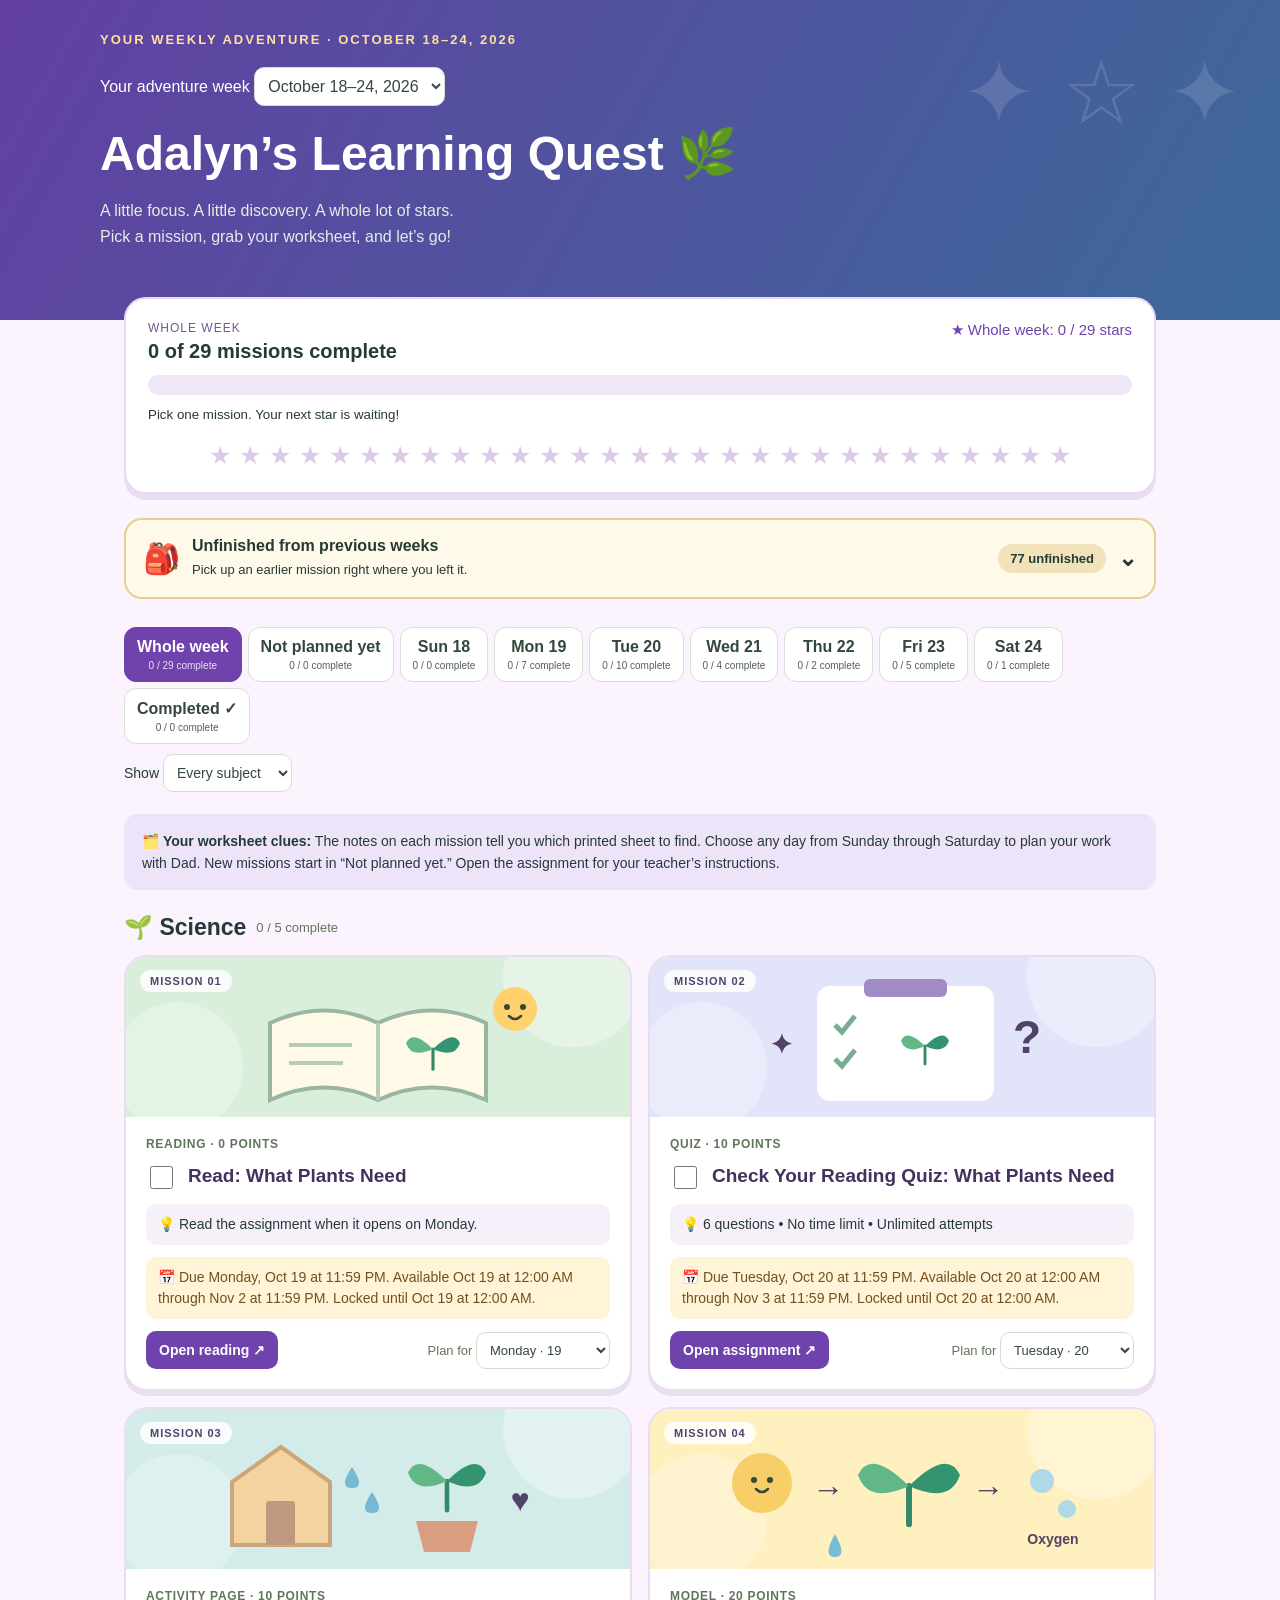
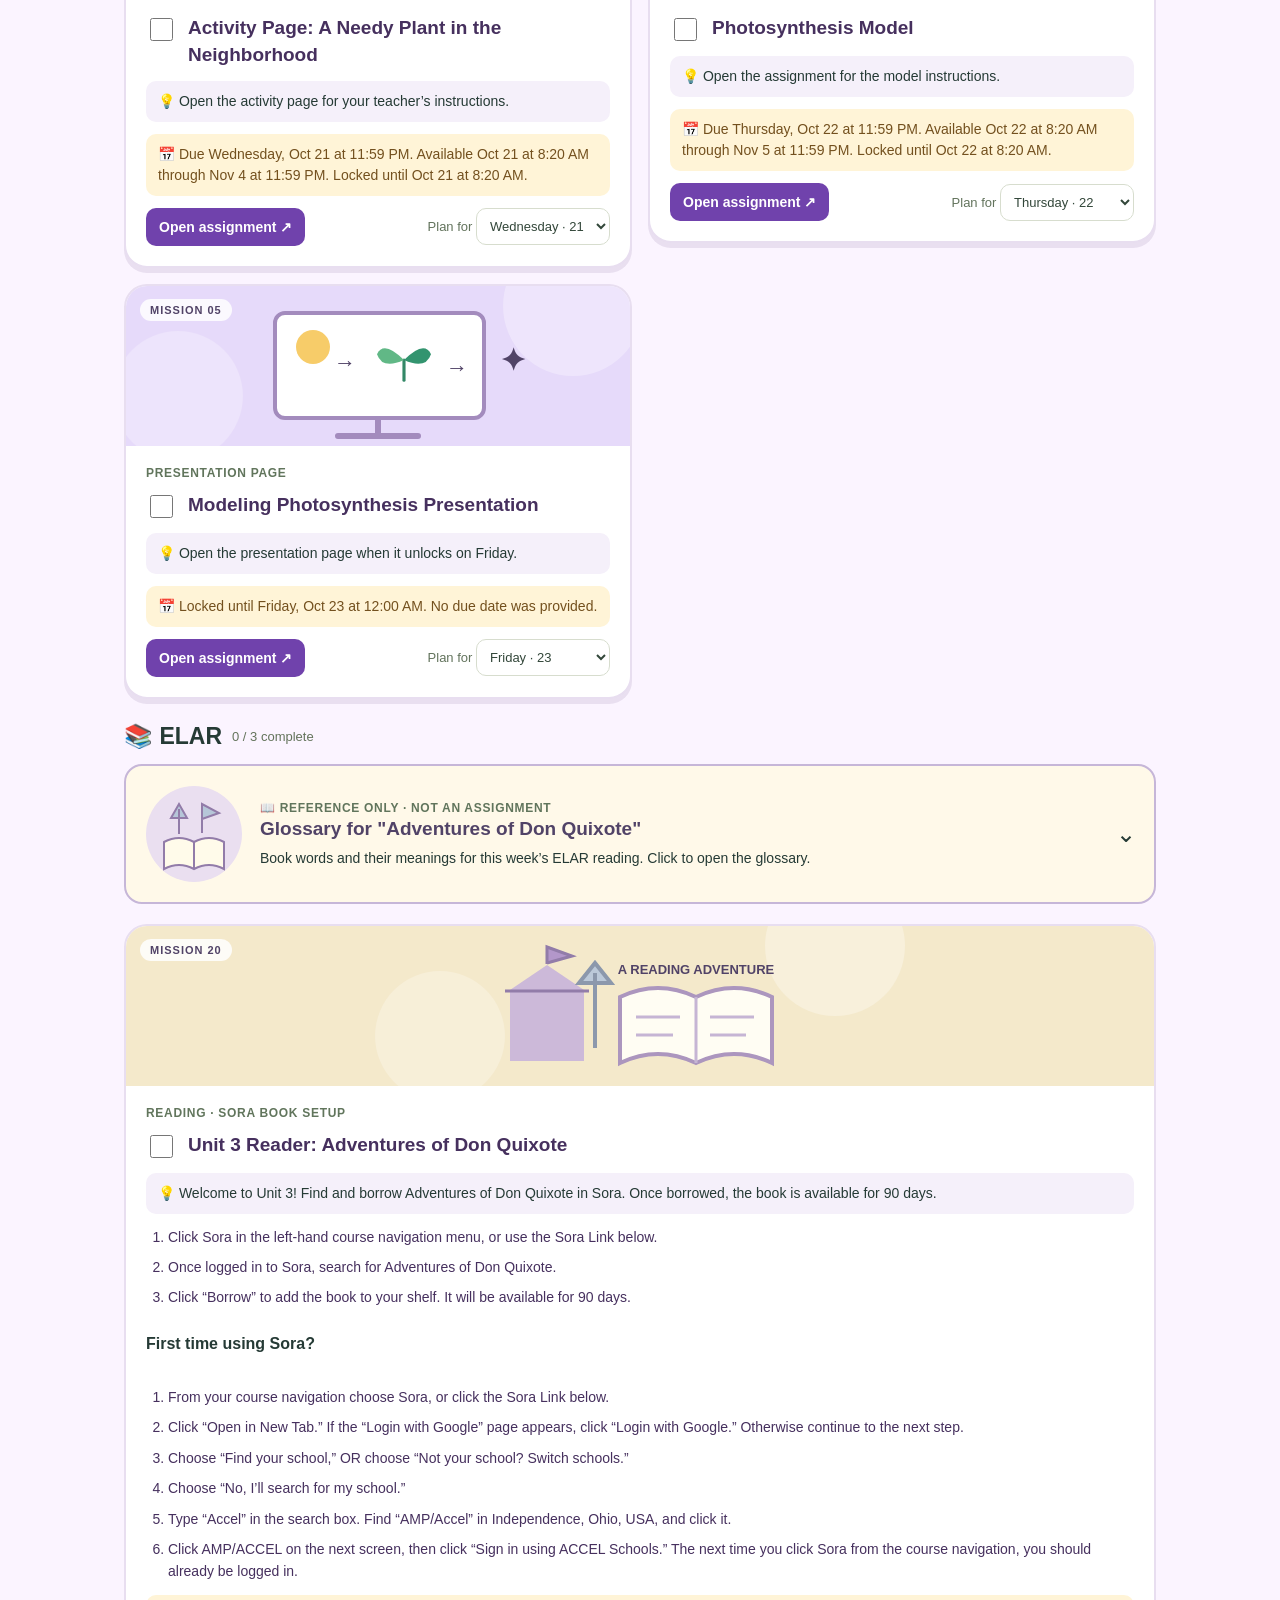
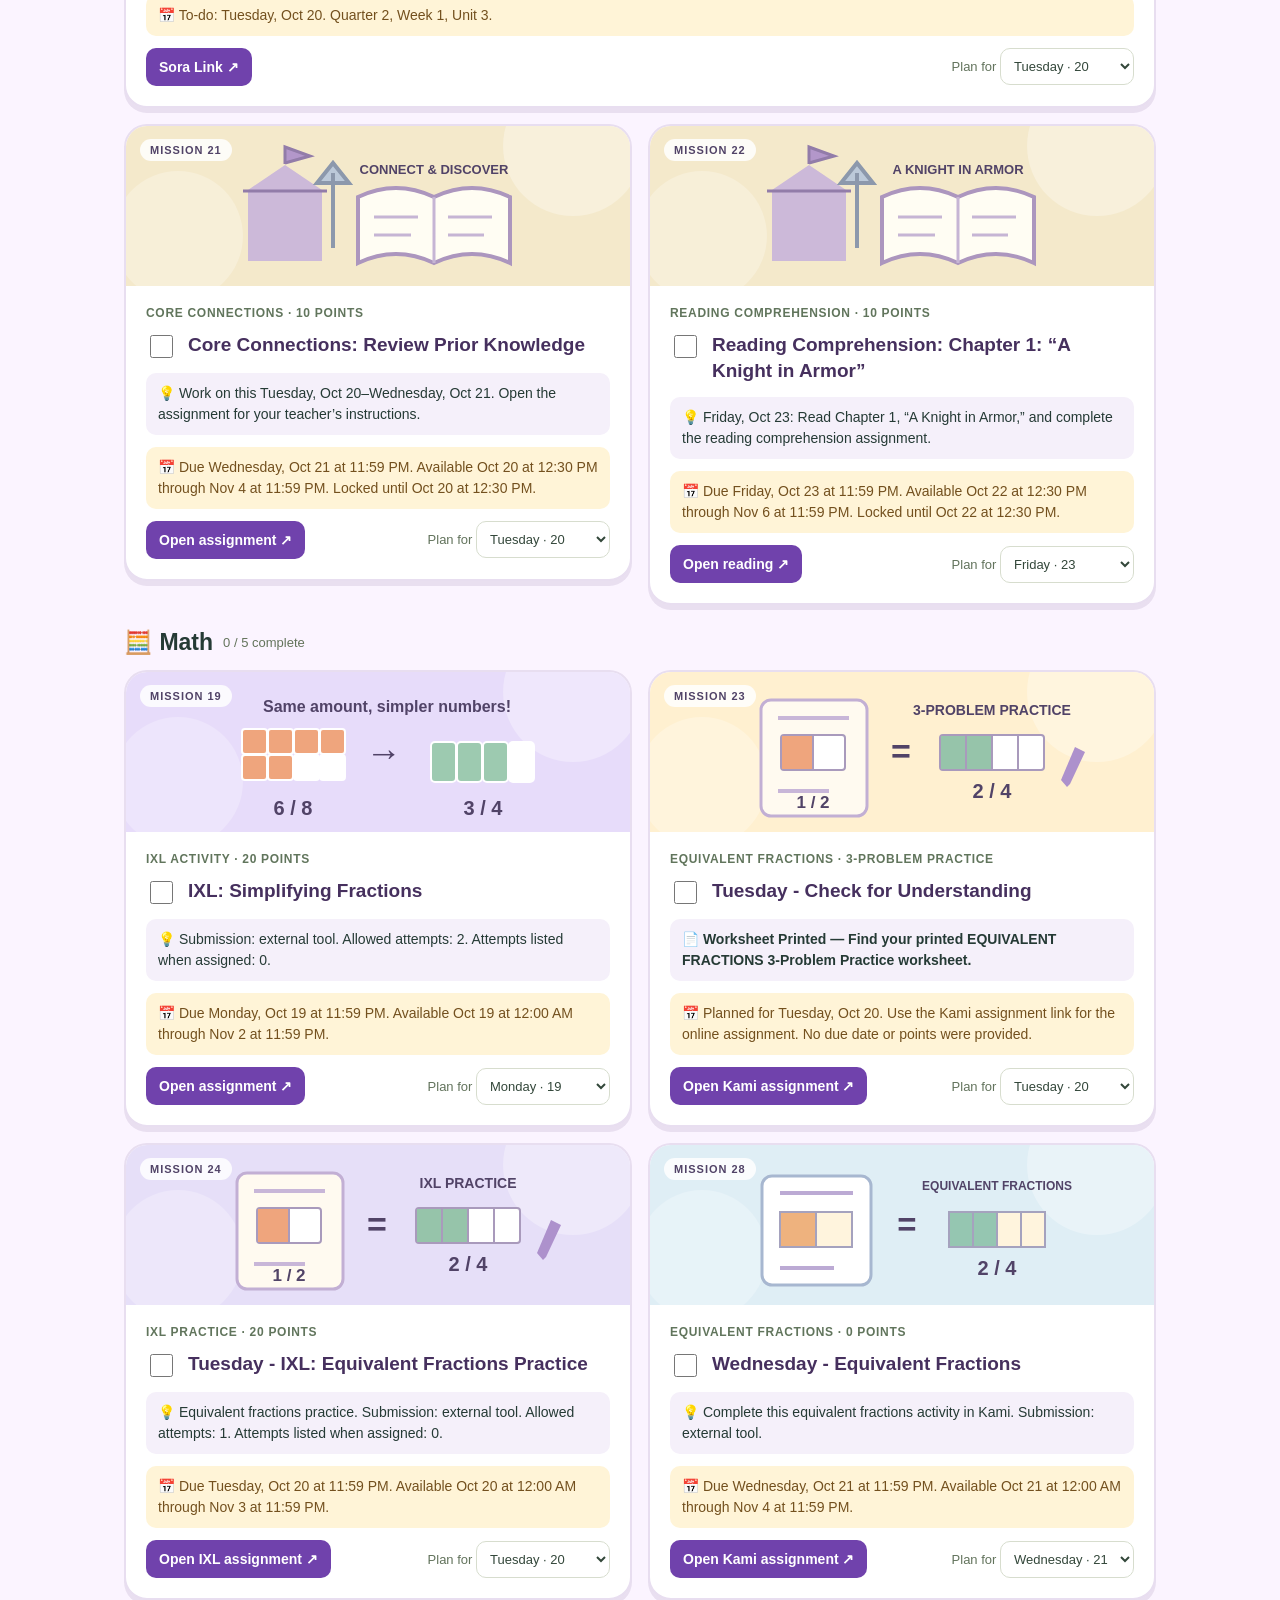
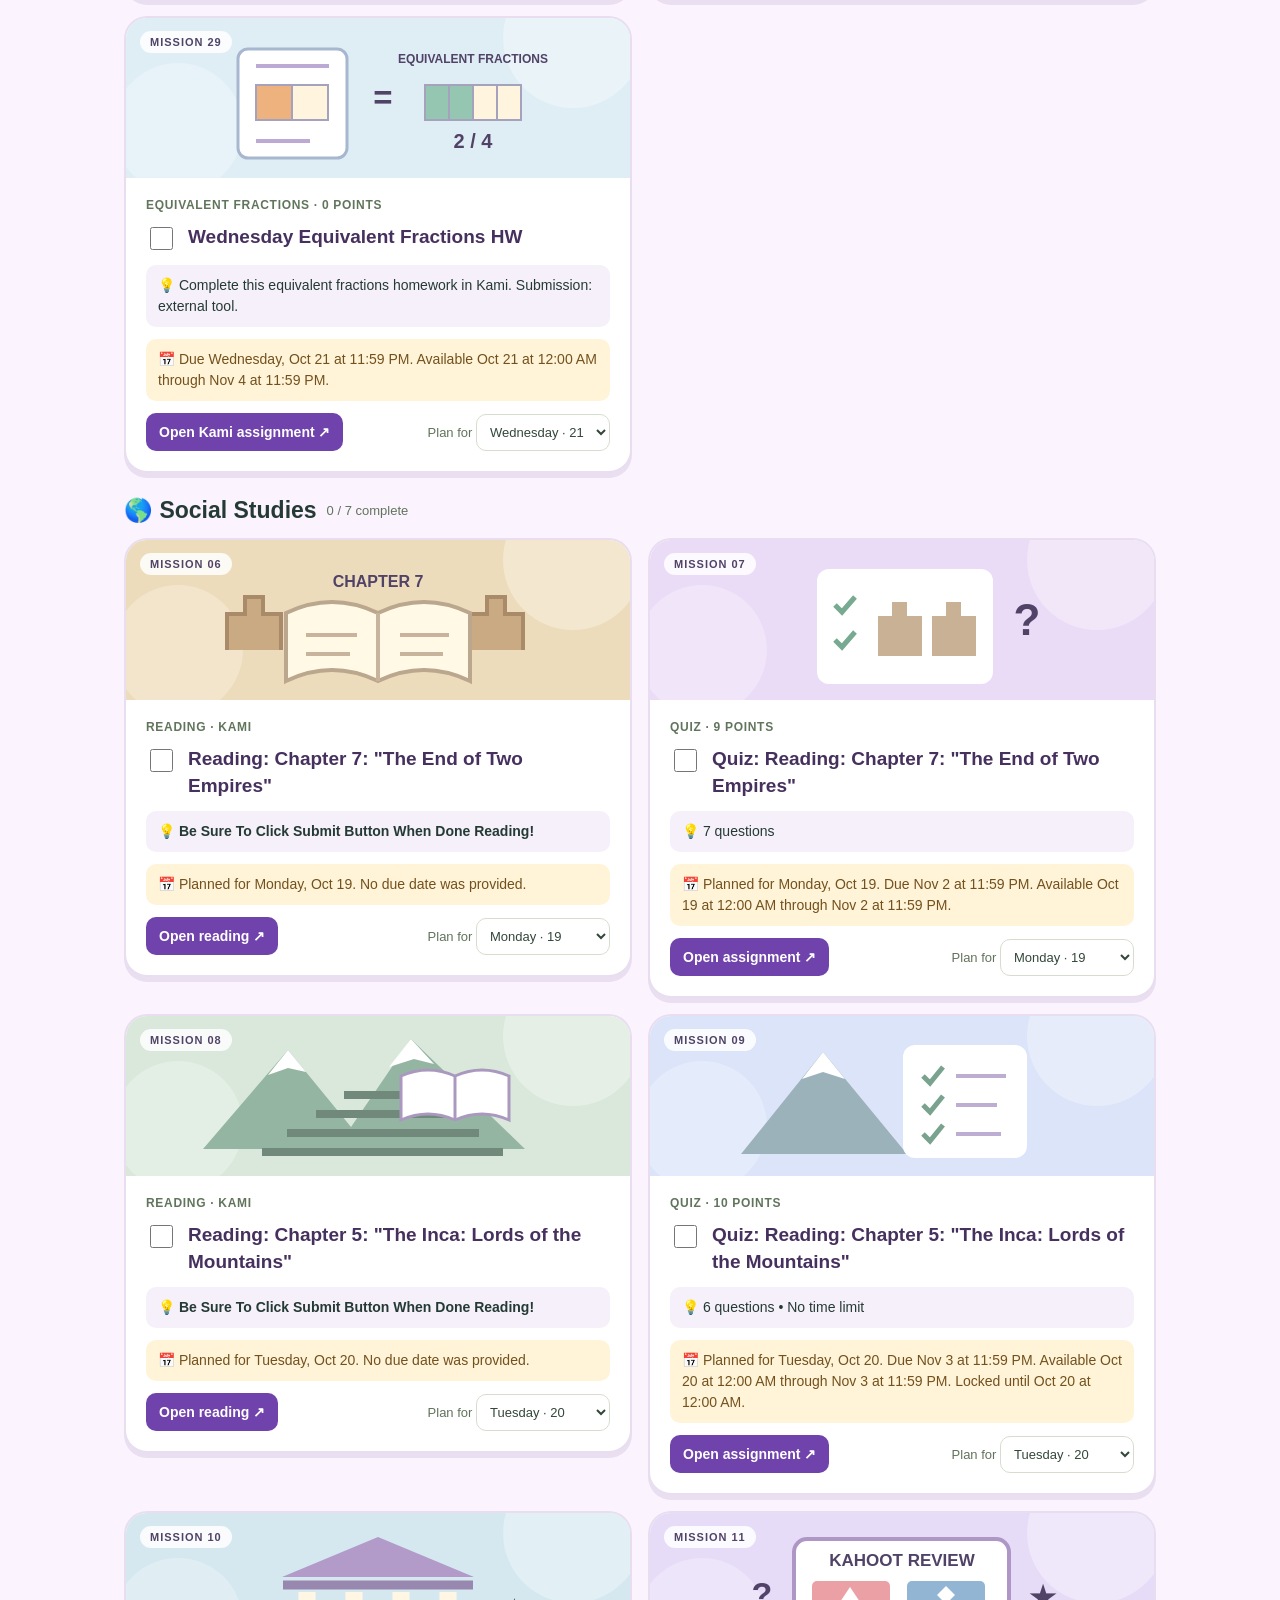
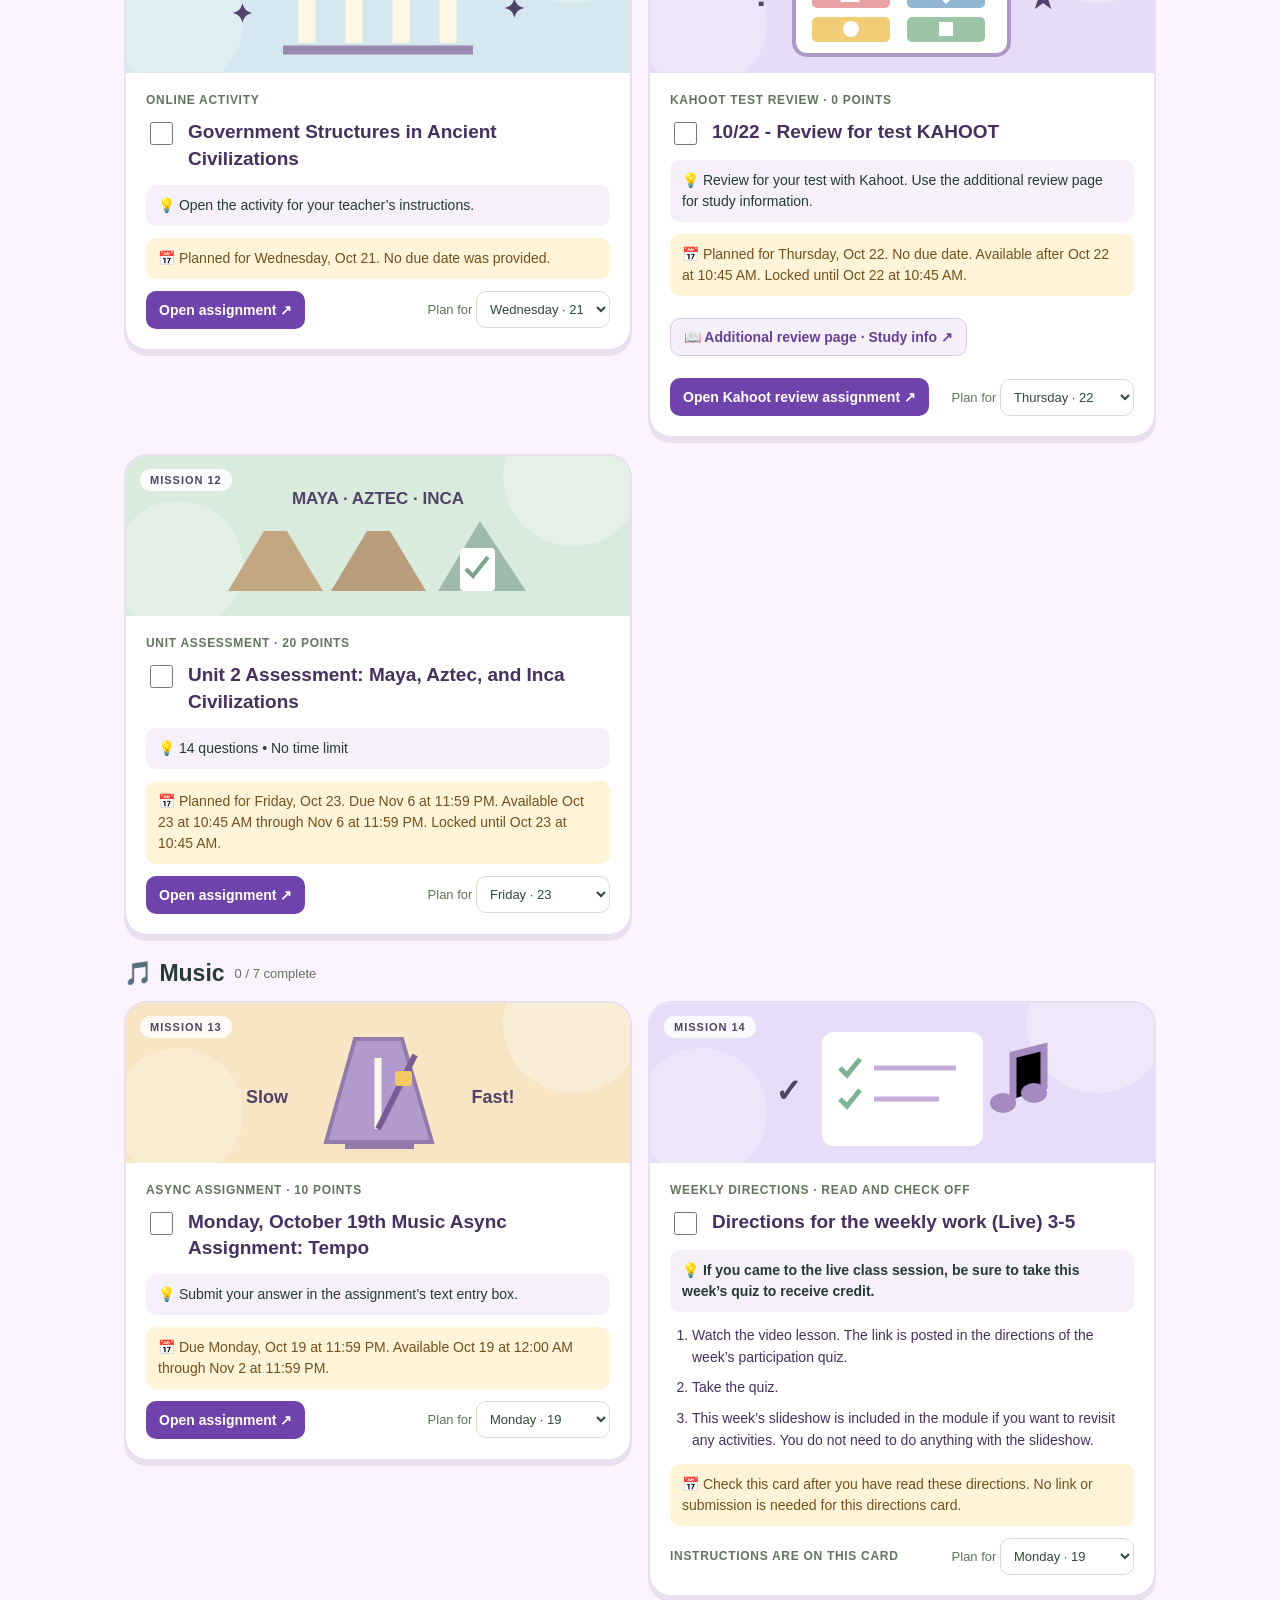
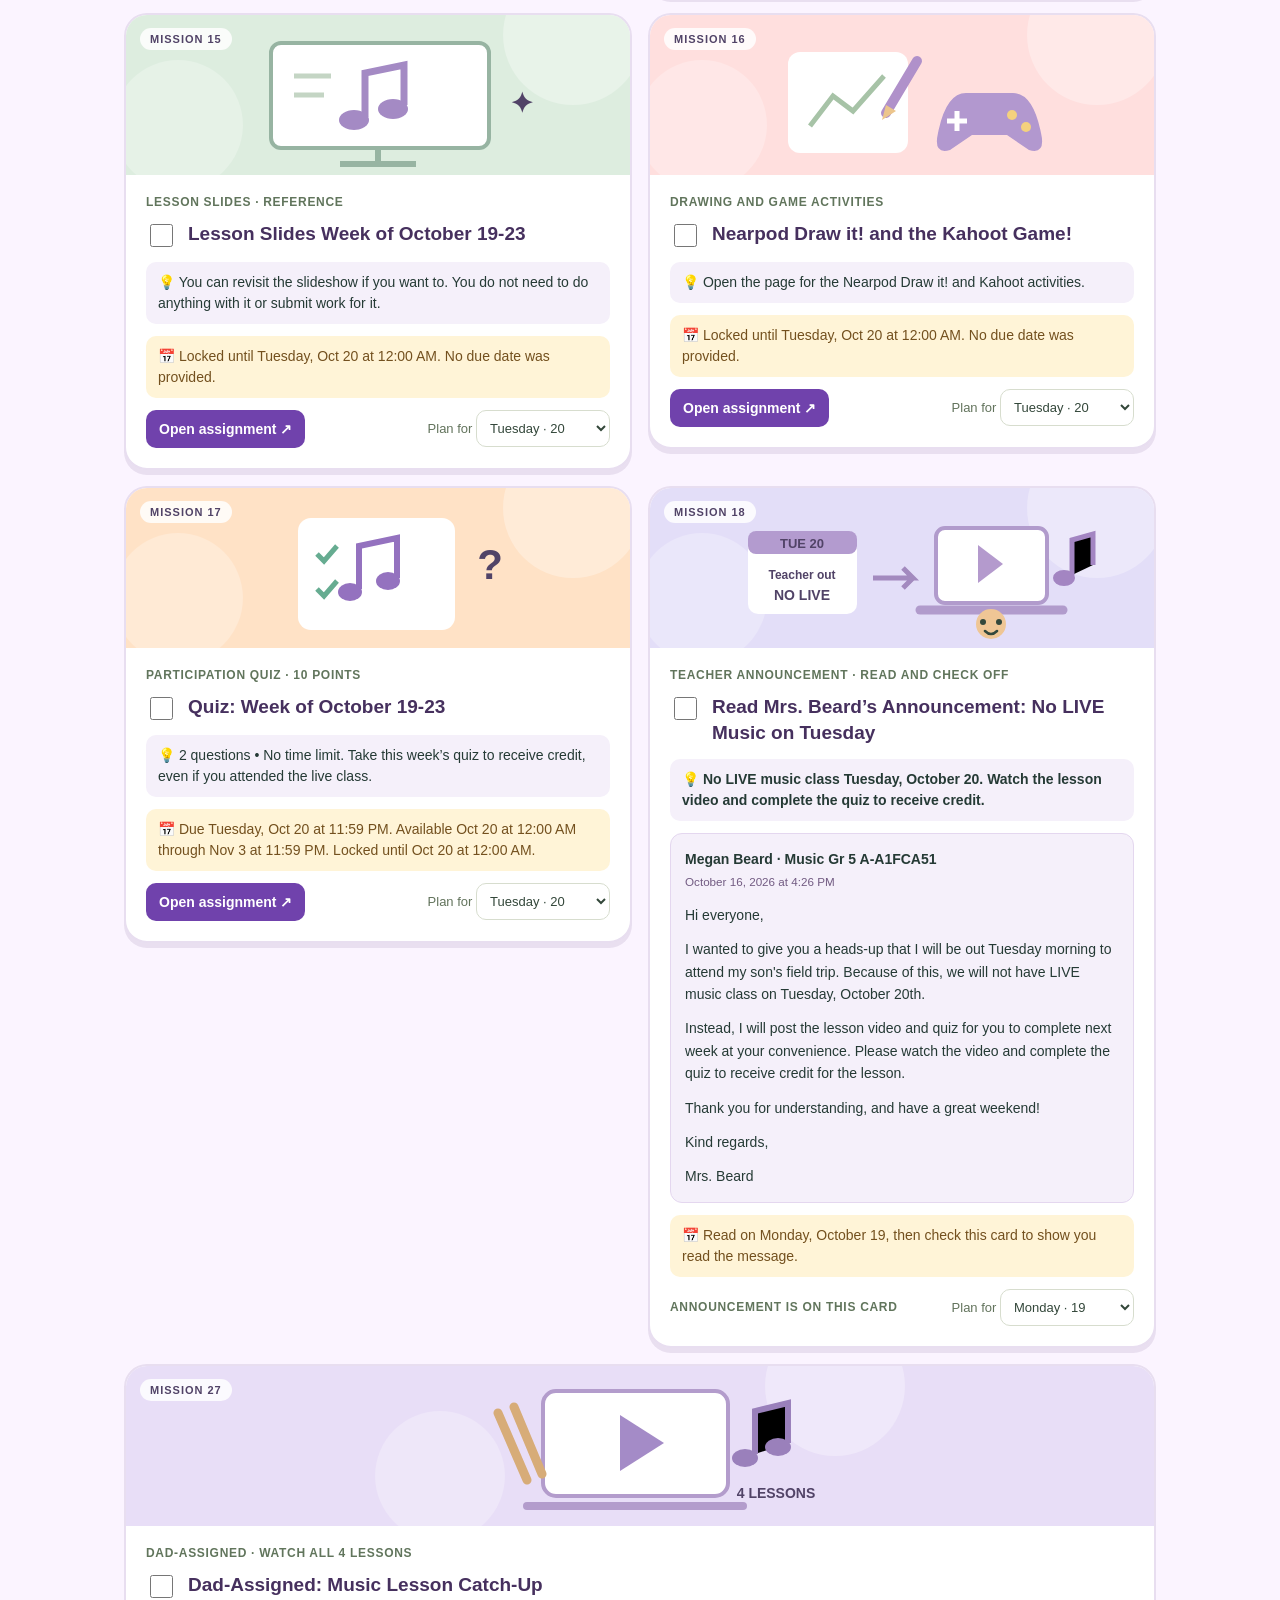
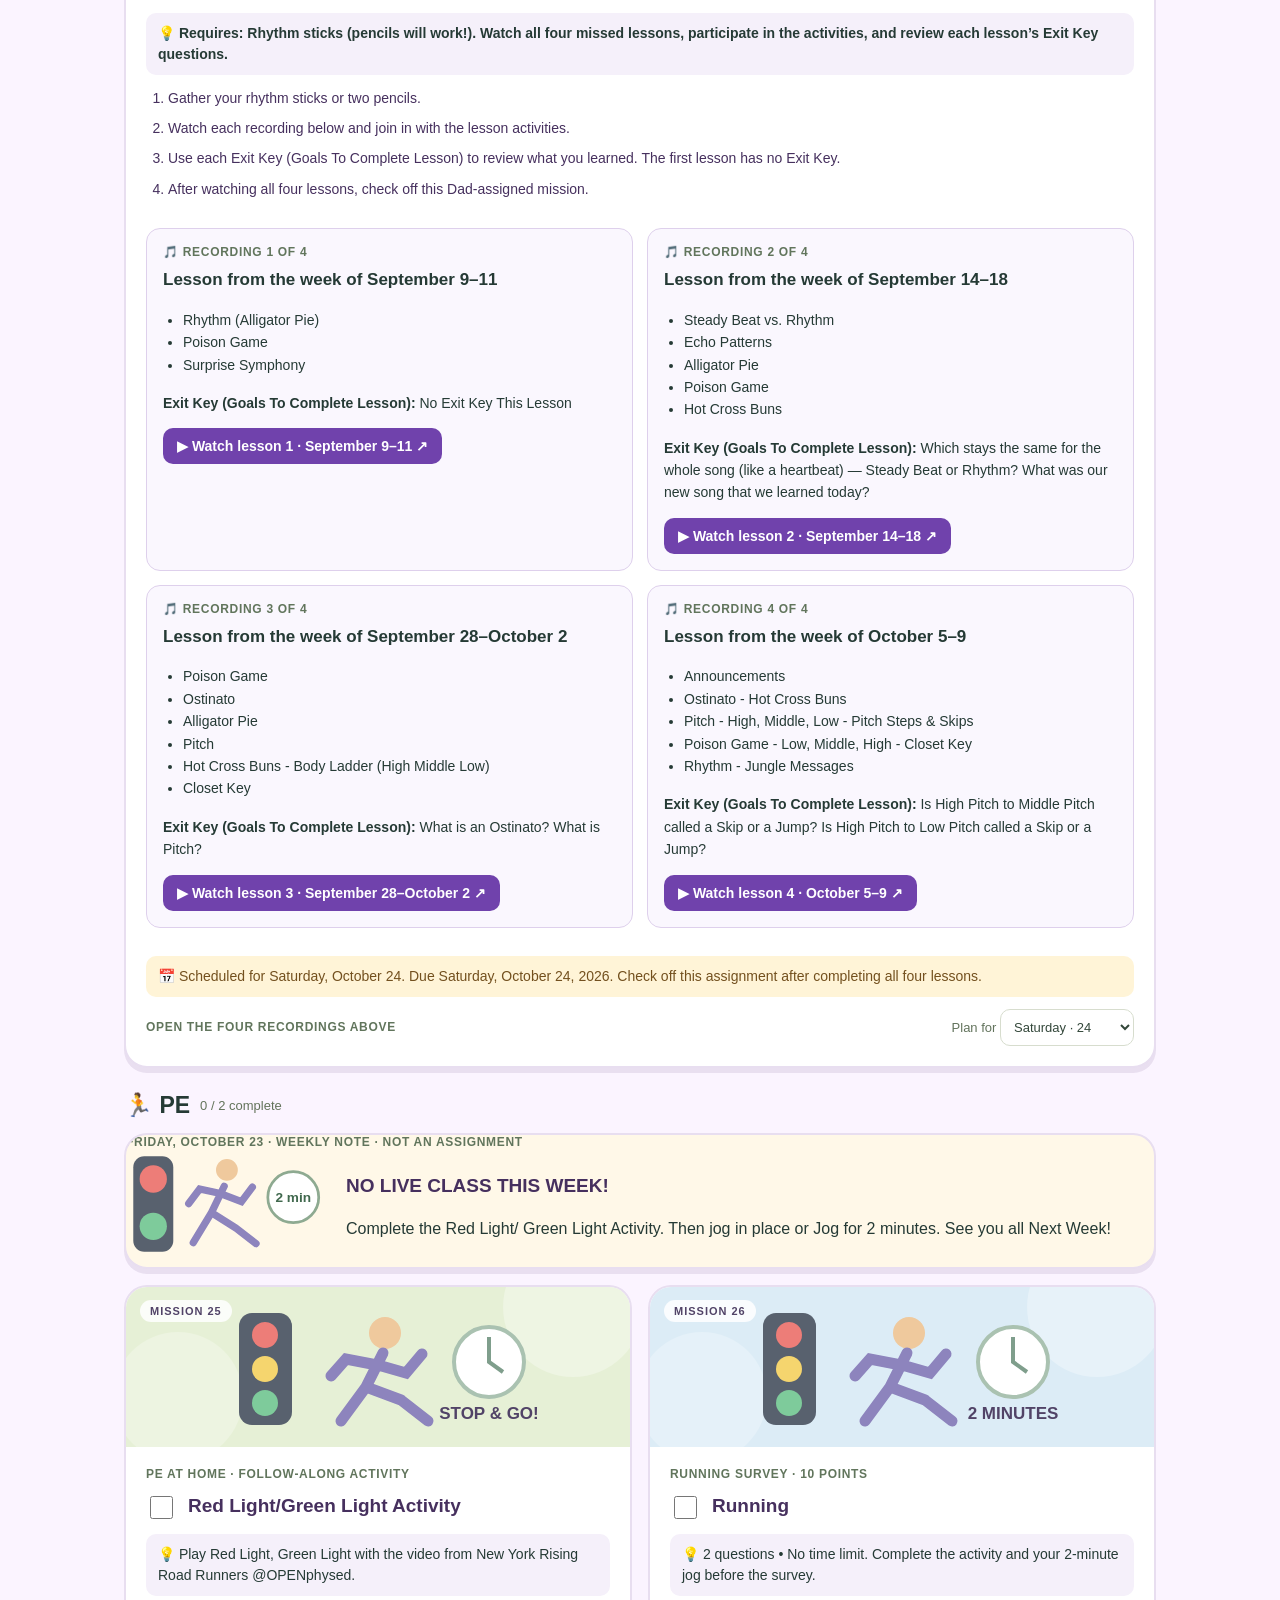
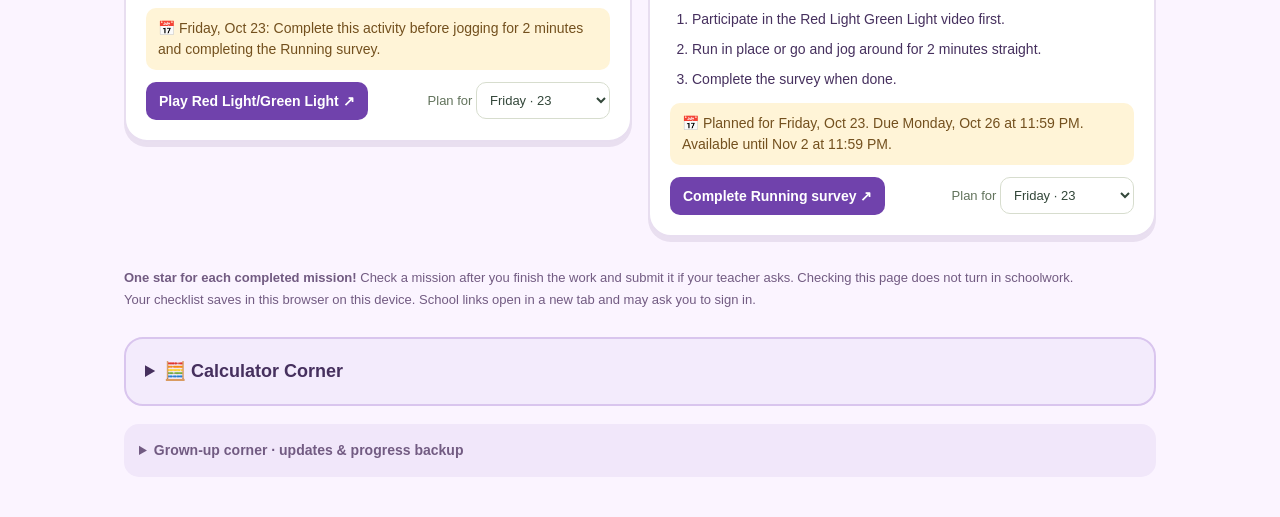
<file: weeks/2026-10-18.html>
<!doctype html><html lang="en"><head><meta charset="utf-8"><meta name="viewport" content="width=device-width,initial-scale=1"><title>Adalyn’s Learning Quest</title><style>
:root{font-family: 'Trebuchet MS',Arial,sans-serif;color:#253a35;background:#f7f5ed}*{box-sizing:border-box}body{margin:0}button,select,a{font:inherit}button,select{cursor:pointer}button:focus-visible,a:focus-visible,select:focus-visible,input:focus-visible{outline:3px solid #9455d4;outline-offset:4px}header{background:#245c4b;color:white;padding:32px 24px 45px;position:relative;overflow:hidden}header:after{content:'✦';position:absolute;right:7%;top:20px;font-size:140px;color:#ffffff13;pointer-events:none}.wrap{max-width:1080px;margin:auto}.eyebrow{font-size:13px;letter-spacing:2px;text-transform:uppercase;color:#c9e7a9;font-weight:bold}h1{font-size:clamp(30px,5vw,48px);margin:12px 0}header p{max-width:660px;line-height:1.6;color:#e1eee5}main{padding:0 24px 40px}.progress{position:relative;margin-top:-23px;background:white;border:2px solid #dfe8d8;border-radius:22px;padding:22px;box-shadow:0 6px 0 #e6e8db;display:grid;grid-template-columns:1fr auto;gap:12px}.progress strong{font-size:20px}.bar{height:14px;border-radius:20px;background:#e9eddf;overflow:hidden;grid-column:1/-1}.fill{height:100%;background:#edb449;width:0;transition:width .4s}.stars{font-size:22px;color:#79531c}.toolbar{display:flex;flex-wrap:wrap;gap:10px;margin:28px 0 20px;align-items:center}.tabs{display:flex;gap:6px;flex-wrap:wrap}button{border:1px solid #d9dfd3;background:white;border-radius:12px;padding:11px 16px;color:#33473a;font-weight:bold}.active{background:#245c4b;color:white;border-color:#245c4b}.toolbar label{margin-left:auto;font-size:14px}select{border:1px solid #d7ddce;border-radius:10px;padding:9px;background:white;color:#33473a}.section-title{display:flex;align-items:center;gap:10px;margin:24px 0 14px}h2{font-size:23px;margin:0}.count{font-size:13px;color:#63735b}.grid{display:grid;grid-template-columns:repeat(2,minmax(0,1fr));gap:16px}.card{background:white;border:1px solid #dde3d4;border-top:5px solid var(--accent);border-radius:18px;padding:20px;display:flex;flex-direction:column;gap:12px;box-shadow:0 3px 0 #e7eadf}.card.done{background:#f0f6e9}.top{display:flex;align-items:flex-start;gap:12px}.check{width:23px;height:23px;accent-color:#245c4b;flex-shrink:0;cursor:pointer}h3{font-size:19px;line-height:1.4;margin:0}.tag{font-size:12px;letter-spacing:.7px;text-transform:uppercase;font-weight:bold;color:#61755c}.note{background:#f5f3eb;border-radius:10px;padding:10px 12px;font-size:14px;line-height:1.5}.extra{background:#fff4d7;color:#73501e;font-size:14px;padding:10px 12px;border-radius:10px;line-height:1.5}.actions{display:flex;flex-wrap:wrap;gap:10px;align-items:center;margin-top:auto}.actions a{background:#245c4b;color:white;border-radius:10px;padding:11px 13px;text-decoration:none;font-weight:bold;font-size:14px}.actions label{margin-left:auto;font-size:13px;color:#62735c}.actions select{font-size:13px;max-width:140px}.empty{padding:30px;border:2px dashed #c8d7bf;border-radius:18px;text-align:center}.footer{margin-top:30px;font-size:13px;color:#65715e;line-height:1.7}.footer button{font-size:12px;margin-top:12px}.tip{padding:16px 18px;background:#eaf0df;border-radius:14px;margin:22px 0;font-size:14px;line-height:1.6}.toast{position:fixed;bottom:24px;left:50%;transform:translateX(-50%);background:#245c4b;color:white;border-radius:16px;padding:16px 24px;z-index:4;box-shadow:0 4px 15px #0002;max-width:90%;text-align:center}.confetti{position:fixed;top:-20px;font-size:25px;pointer-events:none;animation:fall 1.8s ease-in forwards;z-index:9}@keyframes fall{to{transform:translateY(105vh) rotate(250deg);opacity:0}}@media(max-width:650px){.grid{grid-template-columns:1fr}main{padding:0 14px 24px}header{padding:25px 18px 42px}.toolbar label{margin-left:0}.progress{padding:18px}.stars{font-size:16px}}@media(prefers-reduced-motion:reduce){*{animation:none!important;transition:none!important}}@media print{header{background:white;color:#253a35}header p,.eyebrow{color:#253a35}.toolbar,.actions,.footer button{display:none}.grid{display:block}.card{break-inside:avoid;margin-bottom:12px}.progress{margin-top:10px}}

body{background:#fbf4ff}header{background:linear-gradient(120deg,#6240a2,#3c699a);padding-bottom:55px}header:after{content:'✦ ☆ ✦';font-size:90px;color:#fff2;right:3%;top:40px}.eyebrow{color:#ffe0a0}.progress{border-color:#e8d9f4;box-shadow:0 6px 0 #e9ddf1}.bar{height:20px;background:#f0e7f8}.fill{background:linear-gradient(90deg,#bd77e7,#faaf6c)}.active,.actions a{background:#7042ac;border-color:#7042ac}.tip{background:#eee4fa}.card{overflow:hidden;padding:0;border:2px solid #e8def0;box-shadow:0 5px 0 #e9dff0;border-radius:23px;gap:0}.card.done{border-color:#a7cdb2}.art{height:160px;background:var(--scene);position:relative}.art svg{width:100%;height:100%;display:block}.art .mission-number{position:absolute;left:14px;top:13px;background:#ffffffd9;padding:5px 10px;border-radius:20px;font-size:11px;font-weight:bold;color:#514367;letter-spacing:1px}.art .stamp{position:absolute;right:14px;top:13px;background:#fff;padding:6px 10px;border-radius:20px;color:#326648;font-size:12px;font-weight:bold}.card-body{display:flex;flex-direction:column;gap:12px;padding:20px;flex:1}.card.done .art{opacity:.8}.stars{font-size:15px;color:#7042ac;text-align:right}.startrail{grid-column:1/-1;display:flex;gap:8px;justify-content:center;padding-top:7px}.startrail span{color:#dbcae9;font-size:25px}.startrail .earned{color:#efa92e;filter:drop-shadow(0 2px 0 #d38222)}.scope-label{font-size:12px;text-transform:uppercase;letter-spacing:1px;color:#785591;margin-bottom:5px}.card:hover{border-color:#c9ace8}h3{color:#46305e}.note{background:#f5f0fa}.footer{color:#725b82}@media(max-width:650px){.art{height:145px}.progress{grid-template-columns:1fr}.stars{text-align:left}.startrail{gap:5px}.startrail span{font-size:23px}}@media print{.art{height:100px}.card{box-shadow:none}}

.grid{align-items:start}.card details{min-width:0}.compact-summary{display:flex;align-items:center;gap:12px;padding:12px;cursor:pointer;list-style:none;min-height:90px}.compact-summary::-webkit-details-marker{display:none}.compact-summary:focus-visible{outline:3px solid #9455d4;outline-offset:-4px;border-radius:20px}.mini-art{width:95px;flex:0 0 95px;border-radius:13px;overflow:hidden}.mini-art .art{height:62px;opacity:1}.mini-art .mission-number,.mini-art .stamp{display:none}.compact-title{flex:1;min-width:0;font-size:16px;font-weight:bold;line-height:1.4;color:#46305e}.compact-title small{display:block;font-size:11px;font-weight:normal;color:#725b82;margin-top:4px}.earned-star{font-size:28px;color:#e9a129;text-shadow:0 2px 0 #c77a17}.expand-cue{font-size:13px;color:#7042ac}.card details[open] .expand-cue{transform:rotate(180deg)}.card details[open] .compact-title small::after{content:'Hide details'}.card details:not([open]) .compact-title small::after{content:'Show details'}.card details[open] .compact-summary{border-bottom:1px solid #d7e5d5}.card details[open]>.art{display:none}@media(max-width:420px){.mini-art{width:70px;flex-basis:70px}.compact-summary{gap:9px}.compact-title{font-size:14px}}
.startrail{flex-wrap:wrap}.day-count{display:block;font-size:10px;font-weight:normal;margin-top:4px;opacity:.85}.tabs button{min-width:85px;padding:10px 12px}.tabs{width:100%}.parent-tools{margin-top:18px;padding:15px;background:#f1e7fa;border-radius:15px}.parent-tools summary{cursor:pointer;font-weight:bold;font-size:14px}.parent-tools p{max-width:800px}.restore-label{display:inline-block;background:white;border:1px solid #d9dfd3;border-radius:12px;padding:8px 12px;margin:8px 0}.restore-label input{max-width:240px;font-size:12px}.toolbar label{margin-left:0}.week-total{font-size:14px}.day-count:empty{display:none}.subject-order{margin:22px 0;padding-top:16px;border-top:1px solid #d7c5e5}.subject-order h3{font-size:17px}.subject-order ol{list-style:none;padding:0;max-width:540px;margin:12px 0}.order-row{display:flex;align-items:center;gap:8px;padding:9px 12px;margin:6px 0;background:#fff;border:1px solid #decfec;border-radius:12px}.order-row .order-name{flex:1;color:#46305e;font-size:14px}.order-row button{padding:7px 11px;margin:0;font-size:13px}.order-row button:disabled{opacity:.35;cursor:default}.order-number{font-weight:bold;color:#8b6ca7;min-width:20px}.subject-order p{margin:8px 0}.order-row:focus{outline:3px solid #9455d4;outline-offset:2px}.instruction-steps{margin:0;padding-left:22px;font-size:14px;line-height:1.6;color:#46305e}.instruction-steps li+li{margin-top:8px}.announcement{padding:14px;background:#f5f0fa;border:1px solid #e4d7ef;border-radius:12px;font-size:14px;line-height:1.6}.announcement small{display:block;color:#725b82;margin:3px 0 12px}.announcement p{margin:0 0 12px}.announcement p:last-child{margin-bottom:0}
.card.full-width{grid-column:1/-1}.quixote-reference{grid-column:1/-1;border:2px solid #c6b6d8;border-radius:18px;background:#fff9e9;overflow:hidden;margin-bottom:4px}.quixote-reference>summary{cursor:pointer;display:flex;align-items:center;gap:16px;padding:18px;list-style:none}.quixote-reference>summary::-webkit-details-marker{display:none}.quixote-reference h3{color:#514367}.quixote-reference summary p{margin:6px 0 0;font-size:14px;line-height:1.5}.quixote-reference .reference-art{width:100px;flex-shrink:0}.reference-art svg{display:block;width:100%}.reference-cue{margin-left:auto;font-size:24px}.quixote-reference[open] .reference-cue{transform:rotate(180deg)}.glossary-body{padding:0 22px 22px;line-height:1.6}.glossary-intro{background:#f1e9f7;border-radius:12px;padding:14px}.glossary-terms{columns:2 260px;column-gap:30px}.glossary-terms>div{break-inside:avoid;margin:0 0 15px}.glossary-terms dt{font-weight:bold;color:#514367}.glossary-terms dt em{font-weight:normal;font-size:13px}.glossary-terms dd{margin:3px 0 0;font-size:14px}.instruction-heading{font-size:16px;margin-top:14px}.full-width .art{max-height:160px}.full-width .art svg{height:160px;width:100%}@media(max-width:550px){.quixote-reference>summary{gap:10px;padding:14px}.quixote-reference .reference-art{width:60px}.glossary-body{padding:0 14px 16px}}

.pe-week-note{background:#fff8e8}.pe-note-layout{display:flex;align-items:center;gap:20px}.pe-note-layout svg{width:200px;max-width:35%;flex-shrink:0}.pe-note-layout p{line-height:1.7;margin-bottom:0}@media(max-width:550px){.pe-note-layout{gap:12px}.pe-note-layout svg{width:105px}.pe-note-layout h3{font-size:17px}}

.catch-up-lessons{display:grid;grid-template-columns:repeat(2,minmax(0,1fr));gap:14px;margin:16px 0}.catch-up-lesson{padding:16px;border:1px solid #ded0ec;background:#faf7fe;border-radius:14px}.catch-up-lesson h4{font-size:17px;margin:8px 0;line-height:1.5}.catch-up-lesson p,.catch-up-lesson li{font-size:14px;line-height:1.6}.catch-up-lesson ul{padding-left:20px}.recording-link{display:inline-block;padding:10px 14px;border-radius:10px;background:#7042ac;color:white;text-decoration:none;font-weight:bold;font-size:14px}@media(max-width:600px){.catch-up-lessons{grid-template-columns:1fr}}

.supplemental-links{margin:10px 0}.supplemental-links a{display:inline-block;padding:10px 13px;border:1px solid #d9c9e6;background:#f5effa;border-radius:10px;color:#674095;font-size:14px;font-weight:bold;text-decoration:none}
</style><link rel="icon" type="image/svg+xml" href="../assets/icon.svg?v=1"><link rel="icon" type="image/png" sizes="32x32" href="../assets/favicon-32.png?v=1"><link rel="shortcut icon" href="../favicon.ico?v=1"><link rel="apple-touch-icon" sizes="180x180" href="../assets/apple-touch-icon.png?v=1"><link rel="manifest" href="../site.webmanifest"><meta name="theme-color" content="#7042ac"><link rel="stylesheet" href="../assets/calculators.css?v=5"><script defer src="../assets/calculators.js?v=5"></script><link rel="stylesheet" href="../assets/unfinished.css?v=1"><script defer src="../assets/unfinished.js?v=1"></script><script src="../assets/backup.js?v=1"></script><script defer src="../assets/master-list.js?v=1"></script></head><body><header><div class="wrap"><div class="eyebrow" id="weekHeading">Your weekly adventure · October 18–24, 2026</div><div style="position:relative;z-index:1;margin-top:12px"><label for="weekPicker">Your adventure week </label><select id="weekPicker" data-registry="../weeks.json" style="max-width:100%;margin:8px 0"><option value="2026-10-18">October 18–24, 2026</option></select></div><h1>Adalyn’s Learning Quest 🌿</h1><p>A little focus. A little discovery. A whole lot of stars.<br>Pick a mission, grab your worksheet, and let’s go!</p></div></header><main class="wrap"><section class="progress" aria-label="Your progress"><div><div id="scopeLabel" class="scope-label">All missions</div><strong id="progressText"></strong></div><span class="stars" id="stars"></span><div class="bar" role="progressbar" aria-label="Assignments completed" aria-valuemin="0" aria-valuemax="5"><div class="fill"></div></div><small id="encourage" aria-live="polite"></small><div class="startrail" id="startrail" aria-hidden="true"></div></section><details id="unfinishedWeeks" class="unfinished-weeks"><summary><span aria-hidden="true">🎒</span><span>Unfinished from previous weeks<small>Pick up an earlier mission right where you left it.</small></span><span data-unfinished-count class="unfinished-count">Checking…</span></summary><div class="unfinished-content"><p class="unfinished-help">These assignments stay in their original week. Finish them there, then return here. The list uses checkmarks saved in this browser.</p><button type="button" data-unfinished-refresh>↻ Refresh list</button><p data-unfinished-status role="status" aria-live="polite">Checking earlier weeks…</p><div data-unfinished-list class="unfinished-list"></div></div></details><div class="toolbar"><div class="tabs" id="filters" aria-label="Filter assignments"></div><label>Show <select id="subject"><option value="all">Every subject</option></select></label></div><div class="tip">🗂️ <strong>Your worksheet clues:</strong> The notes on each mission tell you which printed sheet to find. Choose any day from Sunday through Saturday to plan your work with Dad. New missions start in “Not planned yet.” Open the assignment for your teacher’s instructions.</div><div id="missions"></div><div class="footer"><strong>One star for each completed mission!</strong> Check a mission after you finish the work and submit it if your teacher asks. Checking this page does not turn in schoolwork.<br><span id="storageNote">Your checklist saves in this browser on this device. School links open in a new tab and may ask you to sign in.</span><br><details id="calculatorCorner" class="calculator-corner"><summary>🧮 Calculator Corner</summary><div class="calculator-content"><p class="calc-help">Pick a tool to help with your math.</p><div class="calculator-switches" aria-label="Choose calculator"><button type="button" data-calculator-mode="gcf" aria-pressed="true" aria-controls="gcfPanel">⭐ Find the GCF</button><button type="button" data-calculator-mode="standard" aria-pressed="false" aria-controls="standardPanel">🧮 Four-function calculator</button><button type="button" data-calculator-mode="multiplication" aria-pressed="false" aria-controls="multiplicationPanel">🌈 Multiplication chart</button></div><section id="gcfPanel" class="calc-panel" aria-labelledby="gcfTitle"><h3 id="gcfTitle">Greatest Common Factor</h3><p class="calc-help">Enter two whole numbers from 1 to 1,000,000. Look for the yellow GCF squares!</p><form id="gcfForm" class="factor-form"><label for="factorA">First number<input id="factorA" type="number" min="1" max="1000000" step="1" value="" inputmode="numeric" required></label><label for="factorB">Second number<input id="factorB" type="number" min="1" max="1000000" step="1" value="" inputmode="numeric" required></label><button type="submit">Find factors</button><button type="button" id="clearFactors">Clear</button></form><div id="factorResult" aria-live="polite"></div></section><section id="standardPanel" class="calc-panel" aria-labelledby="standardTitle" tabindex="0" hidden><div class="standard-calculator"><h3 id="standardTitle">Four-function calculator</h3><div class="calc-screen"><div id="calcOperation" class="calc-operation"></div><output id="calcDisplay" class="calc-display" aria-label="Calculator result" aria-live="polite">0</output></div><div id="calcKeypad" class="calc-keypad"><button type="button" data-calc-key="AC" aria-label="Clear all" class="utility">AC</button><button type="button" data-calc-key="±" aria-label="Change sign" class="utility">±</button><button type="button" data-calc-key="⌫" aria-label="Delete last digit" class="utility">⌫</button><button type="button" data-calc-key="÷" aria-label="Divide" class="operator">÷</button><button type="button" data-calc-key="7" aria-label="7" class="">7</button><button type="button" data-calc-key="8" aria-label="8" class="">8</button><button type="button" data-calc-key="9" aria-label="9" class="">9</button><button type="button" data-calc-key="×" aria-label="Multiply" class="operator">×</button><button type="button" data-calc-key="4" aria-label="4" class="">4</button><button type="button" data-calc-key="5" aria-label="5" class="">5</button><button type="button" data-calc-key="6" aria-label="6" class="">6</button><button type="button" data-calc-key="−" aria-label="Subtract" class="operator">−</button><button type="button" data-calc-key="1" aria-label="1" class="">1</button><button type="button" data-calc-key="2" aria-label="2" class="">2</button><button type="button" data-calc-key="3" aria-label="3" class="">3</button><button type="button" data-calc-key="+" aria-label="Add" class="operator">+</button><button type="button" data-calc-key="0" aria-label="0" class="">0</button><button type="button" data-calc-key="." aria-label="Decimal point" class="">.</button><button type="button" data-calc-key="=" aria-label="Equals" class="equals">=</button></div><p class="calc-help">Tap the buttons or use your keyboard here. Escape clears; Backspace deletes. Operations are calculated one at a time. AC clears the calculator; history stays until you clear it below.</p><div class="calc-history-heading"><h4 id="calcHistoryTitle">📜 Calculation history</h4><button type="button" id="clearCalcHistory">Clear history</button></div><div id="calcHistory" class="calc-history" role="region" aria-labelledby="calcHistoryTitle" tabindex="0"></div></div></section><section id="multiplicationPanel" class="calc-panel" aria-labelledby="multiplicationTitle" hidden><h3 id="multiplicationTitle">🌈 Multiplication Explorer: 1–20</h3><p class="calc-help">Tap a number along the top to highlight its column, or a number down the side to highlight its row. Tap any answer to select its row and column together. Tap again to deselect! Only one row and one column can be selected at a time.</p><div class="multiplication-legend" aria-label="Highlight colors"><span class="legend-row">Blue: row</span><span class="legend-column">Purple: column</span><span class="legend-both">Teal: row + column</span></div><p class="calc-help">Explore all 20 numbers in one chart. Your highlights are saved on this browser.</p><button type="button" id="clearMultiplication">Clear all highlights</button><div id="multiplicationChart" class="multiplication-scroll" role="region" aria-label="Multiplication chart from 1 to 20" tabindex="0"></div><div id="multiplicationStatus" class="multiplication-status" role="status" aria-live="polite"></div></section></div></details><details class="parent-tools"><summary>Grown-up corner · updates &amp; progress backup</summary><p><strong>Updates:</strong> Open this same website or refresh it to see new assignments. Your saved checkmarks and day choices stay in this browser. Use a progress backup to move from the downloaded app to this website, or between devices.</p><p>Use the week selector at the top to choose your adventure. Each Sunday starts a separate weekly adventure. Updated assignment lists keep the same week and assignment identities. Full backups contain all weeks of saved progress, planned days, completion times, subject ordering, calculator states and history, and saved display settings. Canvas submissions and grades are not included.</p><button id="backup">Download full app backup</button> <label class="restore-label">Restore backup <input id="restore" type="file" accept=".json,application/json"></label><p id="backupStatus" role="status"></p><section class="subject-order" aria-labelledby="orderTitle"><h3 id="orderTitle">Put subjects in your favorite order</h3><p>Use the arrows to move a subject. All nine school-year subjects always appear here, even without assignments. Your saved order applies to every day and every week in this browser. Empty subject sections stay hidden in the mission view.</p><ol id="subjectOrderList"></ol><button id="resetSubjectOrder">Use suggested order</button><p id="subjectOrderStatus" role="status"></p></section><button id="reset">Reset this week’s checklist &amp; plan</button></details></div></main><div id="toast" role="status" hidden class="toast"></div><script>
const tasks=[{"id":"a-e7314b9be3c50bb3","subject":"Science","title":"Read: What Plants Need","link":"https://vpa.instructure.com/courses/589246/assignments/25833821?module_item_id=67749257","defaultDay":"1","kind":"Reading · 0 points","note":"Read the assignment when it opens on Monday.","extra":"Due Monday, Oct 19 at 11:59 PM. Available Oct 19 at 12:00 AM through Nov 2 at 11:59 PM. Locked until Oct 19 at 12:00 AM.","art":"plant-reading","legacyId":""},{"id":"a-4b73b94184bf260c","subject":"Science","title":"Check Your Reading Quiz: What Plants Need","link":"https://vpa.instructure.com/courses/589246/quizzes/5781181?module_item_id=67749271","defaultDay":"2","kind":"Quiz · 10 points","note":"6 questions • No time limit • Unlimited attempts","extra":"Due Tuesday, Oct 20 at 11:59 PM. Available Oct 20 at 12:00 AM through Nov 3 at 11:59 PM. Locked until Oct 20 at 12:00 AM.","art":"plant-quiz","legacyId":""},{"id":"a-72f8da9d30b02c0e","subject":"Science","title":"Activity Page: A Needy Plant in the Neighborhood","link":"https://vpa.instructure.com/courses/589246/assignments/25832315?module_item_id=67749309","defaultDay":"3","kind":"Activity page · 10 points","note":"Open the activity page for your teacher’s instructions.","extra":"Due Wednesday, Oct 21 at 11:59 PM. Available Oct 21 at 8:20 AM through Nov 4 at 11:59 PM. Locked until Oct 21 at 8:20 AM.","art":"needy-plant","legacyId":""},{"id":"a-dbcd2be552f5b8c2","subject":"Science","title":"Photosynthesis Model","link":"https://vpa.instructure.com/courses/589246/assignments/25832911?module_item_id=67749125","defaultDay":"4","kind":"Model · 20 points","note":"Open the assignment for the model instructions.","extra":"Due Thursday, Oct 22 at 11:59 PM. Available Oct 22 at 8:20 AM through Nov 5 at 11:59 PM. Locked until Oct 22 at 8:20 AM.","art":"photosynthesis-model","legacyId":""},{"id":"a-bae7d7e900dc0d99","subject":"Science","title":"Modeling Photosynthesis Presentation","link":"https://vpa.instructure.com/courses/589246/pages/modeling-photosynthesis-presentation?module_item_id=81128513","defaultDay":"5","kind":"Presentation page","note":"Open the presentation page when it unlocks on Friday.","extra":"Locked until Friday, Oct 23 at 12:00 AM. No due date was provided.","art":"photosynthesis-presentation","legacyId":""},{"id":"a-5ff3817e384632a0","subject":"Social Studies","title":"Reading: Chapter 7: \"The End of Two Empires\"","link":"https://web.kamihq.com/web/viewer.html?state=%7B%22ids%22%3A%5B%221jHUjdXBFIKdUDrqdWkXVPiobLtnM9SdN%22%5D%2C%22action%22%3A%22open%22%2C%22userId%22%3A%22100720277295438691177%22%7D&filename=Adalyn%20Staples%20-%20FINAL_G5_U2_C7_TheEndOfTwoEmpires_masked.pdf&kami_user_id=53729545","defaultDay":"1","kind":"Reading · Kami","note":"Be Sure To Click Submit Button When Done Reading!","extra":"Planned for Monday, Oct 19. No due date was provided.","art":"empire-reading","noteBold":true,"legacyId":"","identitySource":"kami:1jHUjdXBFIKdUDrqdWkXVPiobLtnM9SdN"},{"id":"a-5394d6670a3b04cc","subject":"Social Studies","title":"Quiz: Reading: Chapter 7: \"The End of Two Empires\"","link":"https://vpa.instructure.com/courses/589352/quizzes/5781465?module_item_id=67758579","defaultDay":"1","kind":"Quiz · 9 points","note":"7 questions","extra":"Planned for Monday, Oct 19. Due Nov 2 at 11:59 PM. Available Oct 19 at 12:00 AM through Nov 2 at 11:59 PM.","art":"empire-quiz","noteBold":false,"legacyId":"","identitySource":"https://vpa.instructure.com/courses/589352/quizzes/5781465"},{"id":"a-bc2a88fb920a34fa","subject":"Social Studies","title":"Reading: Chapter 5: \"The Inca: Lords of the Mountains\"","link":"https://web.kamihq.com/web/viewer.html?state=%7B%22ids%22%3A%5B%221cOjSTGsgsWxe0bFCeKl6PvawPPreAnpg%22%5D%2C%22action%22%3A%22open%22%2C%22userId%22%3A%22100720277295438691177%22%7D&filename=Adalyn%20Staples%20-%20FINAL_G5_U2_C5_TheIncaLordsoftheMountains_masked.pdf&kami_user_id=53729545","defaultDay":"2","kind":"Reading · Kami","note":"Be Sure To Click Submit Button When Done Reading!","extra":"Planned for Tuesday, Oct 20. No due date was provided.","art":"inca-reading","noteBold":true,"legacyId":"","identitySource":"kami:1cOjSTGsgsWxe0bFCeKl6PvawPPreAnpg"},{"id":"a-bd764eeb154007a7","subject":"Social Studies","title":"Quiz: Reading: Chapter 5: \"The Inca: Lords of the Mountains\"","link":"https://vpa.instructure.com/courses/589352/quizzes/5781473?module_item_id=67758261","defaultDay":"2","kind":"Quiz · 10 points","note":"6 questions • No time limit","extra":"Planned for Tuesday, Oct 20. Due Nov 3 at 11:59 PM. Available Oct 20 at 12:00 AM through Nov 3 at 11:59 PM. Locked until Oct 20 at 12:00 AM.","art":"inca-quiz","noteBold":false,"legacyId":"","identitySource":"https://vpa.instructure.com/courses/589352/quizzes/5781473"},{"id":"a-e07a51936dd74801","subject":"Social Studies","title":"Government Structures in Ancient Civilizations","link":"https://vpa.instructure.com/courses/589352/assignments/25835821?module_item_id=67758711","defaultDay":"3","kind":"Online activity","note":"Open the activity for your teacher’s instructions.","extra":"Planned for Wednesday, Oct 21. No due date was provided.","art":"ancient-government","noteBold":false,"legacyId":"","identitySource":"https://vpa.instructure.com/courses/589352/assignments/25835821"},{"id":"a-8fc20121fc8d4114","subject":"Social Studies","title":"10/22 - Review for test KAHOOT","link":"https://vpa.instructure.com/courses/589352/assignments/30051251?module_item_id=81451685","defaultDay":"4","kind":"Kahoot test review · 0 points","note":"Review for your test with Kahoot. Use the additional review page for study information.","extra":"Planned for Thursday, Oct 22. No due date. Available after Oct 22 at 10:45 AM. Locked until Oct 22 at 10:45 AM.","art":"kahoot-test-review","noteBold":false,"legacyId":"","identitySource":"social-studies:test-review:2026-10-22","linkLabel":"Open Kahoot review assignment","additionalLinks":[{"label":"Additional review page · Study info","link":"https://vpa.instructure.com/courses/589352/pages/10-slash-21-review-page?module_item_id=81485097"}]},{"id":"a-722cde873cc9c5d1","subject":"Social Studies","title":"Unit 2 Assessment: Maya, Aztec, and Inca Civilizations","link":"https://vpa.instructure.com/courses/589352/quizzes/5781399?module_item_id=67758965","defaultDay":"5","kind":"Unit assessment · 20 points","note":"14 questions • No time limit","extra":"Planned for Friday, Oct 23. Due Nov 6 at 11:59 PM. Available Oct 23 at 10:45 AM through Nov 6 at 11:59 PM. Locked until Oct 23 at 10:45 AM.","art":"civilizations-assessment","noteBold":false,"legacyId":"","identitySource":"https://vpa.instructure.com/courses/589352/quizzes/5781399"},{"id":"a-8fcbb01458da3e47","subject":"Music","title":"Monday, October 19th Music Async Assignment: Tempo","link":"https://vpa.instructure.com/courses/589078/assignments/30050325?module_item_id=81448671","defaultDay":"1","kind":"Async assignment · 10 points","note":"Submit your answer in the assignment’s text entry box.","extra":"Due Monday, Oct 19 at 11:59 PM. Available Oct 19 at 12:00 AM through Nov 2 at 11:59 PM.","art":"music-tempo","legacyId":"","identitySource":"https://vpa.instructure.com/courses/589078/assignments/30050325"},{"id":"a-4936df425cfee973","subject":"Music","title":"Directions for the weekly work (Live) 3-5","link":null,"defaultDay":"1","kind":"Weekly directions · Read and check off","note":"If you came to the live class session, be sure to take this week’s quiz to receive credit.","extra":"Check this card after you have read these directions. No link or submission is needed for this directions card.","art":"music-directions","legacyId":"","identitySource":"music:weekly-directions-live-3-5:2026-10-18","noteBold":true,"noLinkLabel":"Instructions are on this card","instructionSteps":["Watch the video lesson. The link is posted in the directions of the week’s participation quiz.","Take the quiz.","This week’s slideshow is included in the module if you want to revisit any activities. You do not need to do anything with the slideshow."]},{"id":"a-82b20554d6eaecef","subject":"Music","title":"Lesson Slides Week of October 19-23","link":"https://vpa.instructure.com/courses/589078/pages/lesson-slides-week-of-october-19-23?module_item_id=81448679","defaultDay":"2","kind":"Lesson slides · Reference","note":"You can revisit the slideshow if you want to. You do not need to do anything with it or submit work for it.","extra":"Locked until Tuesday, Oct 20 at 12:00 AM. No due date was provided.","art":"music-slides","legacyId":"","identitySource":"https://vpa.instructure.com/courses/589078/pages/lesson-slides-week-of-october-19-23"},{"id":"a-8a1fbd5b45bc4f01","subject":"Music","title":"Nearpod Draw it! and the Kahoot Game!","link":"https://vpa.instructure.com/courses/589078/pages/nearpod-draw-it-and-the-kahoot-game?module_item_id=81458379","defaultDay":"2","kind":"Drawing and game activities","note":"Open the page for the Nearpod Draw it! and Kahoot activities.","extra":"Locked until Tuesday, Oct 20 at 12:00 AM. No due date was provided.","art":"music-game","legacyId":"","identitySource":"https://vpa.instructure.com/courses/589078/pages/nearpod-draw-it-and-the-kahoot-game"},{"id":"a-c187d1a88be45ca1","subject":"Music","title":"Quiz: Week of October 19-23","link":"https://vpa.instructure.com/courses/589078/quizzes/6715085?module_item_id=81448681","defaultDay":"2","kind":"Participation quiz · 10 points","note":"2 questions • No time limit. Take this week’s quiz to receive credit, even if you attended the live class.","extra":"Due Tuesday, Oct 20 at 11:59 PM. Available Oct 20 at 12:00 AM through Nov 3 at 11:59 PM. Locked until Oct 20 at 12:00 AM.","art":"music-quiz","legacyId":"","identitySource":"https://vpa.instructure.com/courses/589078/quizzes/6715085"},{"id":"music-announcement-2026-10-20-no-live","subject":"Music","title":"Read Mrs. Beard’s Announcement: No LIVE Music on Tuesday","link":null,"defaultDay":"1","kind":"Teacher announcement · Read and check off","note":"No LIVE music class Tuesday, October 20. Watch the lesson video and complete the quiz to receive credit.","noteBold":true,"extra":"Read on Monday, October 19, then check this card to show you read the message.","noLinkLabel":"Announcement is on this card","art":"teacher-out-async","legacyId":"","identitySource":"music:megan-beard:no-live:2026-10-20","announcement":{"author":"Megan Beard · Music Gr 5 A-A1FCA51","posted":"October 16, 2026 at 4:26 PM","paragraphs":["Hi everyone,","I wanted to give you a heads-up that I will be out Tuesday morning to attend my son's field trip. Because of this, we will not have LIVE music class on Tuesday, October 20th.","Instead, I will post the lesson video and quiz for you to complete next week at your convenience. Please watch the video and complete the quiz to receive credit for the lesson.","Thank you for understanding, and have a great weekend!","Kind regards,","Mrs. Beard"]}},{"id":"math-ixl-simplifying-fractions","subject":"Math","title":"IXL: Simplifying Fractions","link":"https://www.ixl.com/math/grade-5/write-fractions-in-lowest-terms?lmsPlatform=1","defaultDay":"1","kind":"IXL activity · 20 points","note":"Submission: external tool. Allowed attempts: 2. Attempts listed when assigned: 0.","extra":"Due Monday, Oct 19 at 11:59 PM. Available Oct 19 at 12:00 AM through Nov 2 at 11:59 PM.","art":"ixl-simplifying","legacyId":"","identitySource":"https://www.ixl.com/math/grade-5/write-fractions-in-lowest-terms"},{"title":"Unit 3 Reader: Adventures of Don Quixote","link":"https://vpa.instructure.com/courses/589156/external_tools/17042","defaultDay":"2","kind":"Reading · Sora book setup","note":"Welcome to Unit 3! Find and borrow Adventures of Don Quixote in Sora. Once borrowed, the book is available for 90 days.","extra":"To-do: Tuesday, Oct 20. Quarter 2, Week 1, Unit 3.","art":"quixote-reader","fullWidth":true,"linkLabel":"Sora Link","instructionSteps":["Click Sora in the left-hand course navigation menu, or use the Sora Link below.","Once logged in to Sora, search for Adventures of Don Quixote.","Click “Borrow” to add the book to your shelf. It will be available for 90 days."],"instructionHeading":"First time using Sora?","additionalSteps":["From your course navigation choose Sora, or click the Sora Link below.","Click “Open in New Tab.” If the “Login with Google” page appears, click “Login with Google.” Otherwise continue to the next step.","Choose “Find your school,” OR choose “Not your school? Switch schools.”","Choose “No, I’ll search for my school.”","Type “Accel” in the search box. Find “AMP/Accel” in Independence, Ohio, USA, and click it.","Click AMP/ACCEL on the next screen, then click “Sign in using ACCEL Schools.” The next time you click Sora from the course navigation, you should already be logged in."],"subject":"ELAR","legacyId":"","identitySource":"https://vpa.instructure.com/courses/589156/external_tools/17042","id":"a-5109dd7bd8780574"},{"title":"Core Connections: Review Prior Knowledge","link":"https://vpa.instructure.com/courses/589156/pages/tuesday-10-slash-20-friday-10-slash-23-unit-3-don-quixote-the-middle-ages-and-chapter-1-a-knight-in-armor?module_item_id=75340137","defaultDay":"2","kind":"Core Connections · 10 points","note":"Work on this Tuesday, Oct 20–Wednesday, Oct 21. Open the assignment for your teacher’s instructions.","extra":"Due Wednesday, Oct 21 at 11:59 PM. Available Oct 20 at 12:30 PM through Nov 4 at 11:59 PM. Locked until Oct 20 at 12:30 PM.","art":"quixote-connections","subject":"ELAR","legacyId":"","identitySource":"https://vpa.instructure.com/courses/589156/assignments/28024695","id":"a-43e460cc38b811a6"},{"title":"Reading Comprehension: Chapter 1: “A Knight in Armor”","link":"https://vpa.instructure.com/courses/589156/assignments/28027599","defaultDay":"5","kind":"Reading comprehension · 10 points","note":"Friday, Oct 23: Read Chapter 1, “A Knight in Armor,” and complete the reading comprehension assignment.","extra":"Due Friday, Oct 23 at 11:59 PM. Available Oct 22 at 12:30 PM through Nov 6 at 11:59 PM. Locked until Oct 22 at 12:30 PM.","art":"quixote-knight","subject":"ELAR","legacyId":"","identitySource":"https://vpa.instructure.com/courses/589156/assignments/28027599","id":"a-5640f2dd06ee278c"},{"id":"math-canvas-30056319","subject":"Math","title":"Tuesday - Check for Understanding","link":"https://vpa.instructure.com/courses/589846/assignments/30056319?module_item_id=81466761","defaultDay":"2","kind":"Equivalent fractions · 3-problem practice","note":"Worksheet Printed — Find your printed EQUIVALENT FRACTIONS 3-Problem Practice worksheet.","noteBold":true,"extra":"Planned for Tuesday, Oct 20. Use the Kami assignment link for the online assignment. No due date or points were provided.","art":"equivalent-fractions-worksheet","legacyId":"","identitySource":"https://vpa.instructure.com/courses/589846/assignments/30056319","linkLabel":"Open Kami assignment"},{"id":"math-canvas-30056357","subject":"Math","title":"Tuesday - IXL: Equivalent Fractions Practice","link":"https://vpa.instructure.com/courses/589846/assignments/30056357?module_item_id=81466831","defaultDay":"2","kind":"IXL practice · 20 points","note":"Equivalent fractions practice. Submission: external tool. Allowed attempts: 1. Attempts listed when assigned: 0.","extra":"Due Tuesday, Oct 20 at 11:59 PM. Available Oct 20 at 12:00 AM through Nov 3 at 11:59 PM.","art":"equivalent-fractions-ixl","legacyId":"","identitySource":"https://vpa.instructure.com/courses/589846/assignments/30056357","linkLabel":"Open IXL assignment"},{"id":"pe-red-light-green-light-2026-10-23","subject":"PE","title":"Red Light/Green Light Activity","link":"https://youtu.be/2svEVs-gRog?si=ooOybjZsk0Nb2fVO","defaultDay":"5","kind":"PE at Home · Follow-along activity","note":"Play Red Light, Green Light with the video from New York Rising Road Runners @OPENphysed.","extra":"Friday, Oct 23: Complete this activity before jogging for 2 minutes and completing the Running survey.","art":"pe-traffic-game","legacyId":"","identitySource":"youtube:2svEVs-gRog","linkLabel":"Play Red Light/Green Light"},{"id":"pe-canvas-6715889","subject":"PE","title":"Running","link":"https://vpa.instructure.com/courses/589234/quizzes/6715889/take","defaultDay":"5","kind":"Running survey · 10 points","note":"2 questions • No time limit. Complete the activity and your 2-minute jog before the survey.","extra":"Planned for Friday, Oct 23. Due Monday, Oct 26 at 11:59 PM. Available until Nov 2 at 11:59 PM.","instructionSteps":["Participate in the Red Light Green Light video first.","Run in place or go and jog around for 2 minutes straight.","Complete the survey when done."],"art":"pe-running-survey","legacyId":"","identitySource":"https://vpa.instructure.com/courses/589234/quizzes/6715889","linkLabel":"Complete Running survey"},{"id":"music-dad-catch-up-2026-10-24","subject":"Music","title":"Dad-Assigned: Music Lesson Catch-Up","link":null,"defaultDay":"6","dueDate":"2026-10-24","kind":"Dad-assigned · Watch all 4 lessons","note":"Requires: Rhythm sticks (pencils will work!). Watch all four missed lessons, participate in the activities, and review each lesson’s Exit Key questions.","noteBold":true,"extra":"Scheduled for Saturday, October 24. Due Saturday, October 24, 2026. Check off this assignment after completing all four lessons.","instructionSteps":["Gather your rhythm sticks or two pencils.","Watch each recording below and join in with the lesson activities.","Use each Exit Key (Goals To Complete Lesson) to review what you learned. The first lesson has no Exit Key.","After watching all four lessons, check off this Dad-assigned mission."],"noLinkLabel":"Open the four recordings above","art":"music-catch-up","fullWidth":true,"legacyId":"","identitySource":"dad:music-catch-up:2026-10-24","recordings":[{"week":"September 9–11","topics":["Rhythm (Alligator Pie)","Poison Game","Surprise Symphony"],"exitKey":"No Exit Key This Lesson","link":"https://recordings.rna1.blindsidenetworks.com/pansophic-myamp/7e5746f1d1f6800dc134856314c040795065fb5d-1788965226511/capture/"},{"week":"September 14–18","topics":["Steady Beat vs. Rhythm","Echo Patterns","Alligator Pie","Poison Game","Hot Cross Buns"],"exitKey":"Which stays the same for the whole song (like a heartbeat) — Steady Beat or Rhythm? What was our new song that we learned today?","link":"https://recordings.rna1.blindsidenetworks.com/pansophic-myamp/3a83c30593d9351db6b8433acd04548e714c6bad-1789480978270/capture/"},{"week":"September 28–October 2","topics":["Poison Game","Ostinato","Alligator Pie","Pitch","Hot Cross Buns - Body Ladder (High Middle Low)","Closet Key"],"exitKey":"What is an Ostinato? What is Pitch?","link":"https://recordings.rna1.blindsidenetworks.com/pansophic-myamp/12db23933d5fb545afc0721c325c151b66c8dd68-1790690692027/capture/"},{"week":"October 5–9","topics":["Announcements","Ostinato - Hot Cross Buns","Pitch - High, Middle, Low - Pitch Steps & Skips","Poison Game - Low, Middle, High - Closet Key","Rhythm - Jungle Messages"],"exitKey":"Is High Pitch to Middle Pitch called a Skip or a Jump? Is High Pitch to Low Pitch called a Skip or a Jump?","link":"https://recordings.rna1.blindsidenetworks.com/pansophic-myamp/e30c68b739618a0b8b2382fe0aab5ed2ac3d9be9-1791295380716/capture/"}]},{"id":"math-canvas-30062089","subject":"Math","title":"Wednesday - Equivalent Fractions","link":"https://vpa.instructure.com/courses/589846/assignments/30062089?module_item_id=81484825","defaultDay":"3","kind":"Equivalent fractions · 0 points","note":"Complete this equivalent fractions activity in Kami. Submission: external tool.","extra":"Due Wednesday, Oct 21 at 11:59 PM. Available Oct 21 at 12:00 AM through Nov 4 at 11:59 PM.","art":"equivalent-fractions-wednesday","legacyId":"","identitySource":"https://vpa.instructure.com/courses/589846/assignments/30062089","linkLabel":"Open Kami assignment"},{"id":"math-canvas-30062123","subject":"Math","title":"Wednesday Equivalent Fractions HW","link":"https://vpa.instructure.com/courses/589846/assignments/30062123?module_item_id=81484877","defaultDay":"3","kind":"Equivalent fractions · 0 points","note":"Complete this equivalent fractions homework in Kami. Submission: external tool.","extra":"Due Wednesday, Oct 21 at 11:59 PM. Available Oct 21 at 12:00 AM through Nov 4 at 11:59 PM.","art":"equivalent-fractions-wednesday","legacyId":"","identitySource":"https://vpa.instructure.com/courses/589846/assignments/30062123","linkLabel":"Open Kami assignment"}];
const weekStart="2026-10-18";
const weekDays=['Sunday','Monday','Tuesday','Wednesday','Thursday','Friday','Saturday'].map((name,i)=>({id:String(i),name,label:name.slice(0,3)+' '+new Date(Date.parse(weekStart+'T12:00:00Z')+i*86400000).getUTCDate()}));
const key='adalyn-learning-quest-week-'+weekStart;let state={};let storageWorks=true;
function cleanState(data){const result={};if(!data||typeof data!=='object'||Array.isArray(data))return result;for(const [id,v] of Object.entries(data)){if(v&&typeof v==='object')result[id]={done:v.done===true,...(v.day==='unplanned'||weekDays.some(d=>d.id===String(v.day))?{day:String(v.day)}:{}),...(typeof v.completedAt==='string'?{completedAt:v.completedAt}:{})}}return result}
try{const saved=localStorage.getItem(key);if(saved!==null)state=cleanState(JSON.parse(saved));else if(weekStart==='2026-10-11'){const legacy=JSON.parse(localStorage.getItem('adalyn-learning-quest-2026-10-11-v1')||'{}');for(const t of tasks){const v=legacy[t.legacyId];if(v)state[t.id]={done:v.done===true,day:v.day==='tomorrow'?'1':'0'}}}}catch(e){storageWorks=false}
const uiKey='adalyn-learning-quest-ui-'+weekStart;let ui={};try{ui=JSON.parse(localStorage.getItem(uiKey)||'{}')}catch(e){}let filter=['all','done','unplanned','0','1','2','3','4','5','6'].includes(ui.filter)?ui.filter:'all';let toastTimer;const expandedCards=new Set(Array.isArray(ui.expanded)?ui.expanded:[]);
const schoolYearSubjects=["Homeroom","Science","ELAR","Math","Social Studies","Art","Music","PE","Intervention"];
const subjects=[...schoolYearSubjects];
const icons={Math:'🧮',PE:'🏃',Science:'🌱',ELAR:'📚',Music:'🎵','Social Studies':'🌎',Art:'🎨'},colors={Math:'#bc91df',PE:'#e8ad50',Science:'#82b59a',ELAR:'#8d9ddf',Music:'#b199db','Social Studies':'#8bb5a7',Art:'#e7a4ac'};
const esc=s=>String(s).replace(/[&<>"']/g,c=>({'&':'&amp;','<':'&lt;','>':'&gt;','"':'&quot;',"'":'&#39;'}[c]));
const orderKey='adalyn-learning-quest-subject-order-v1';
const suggestedSubjectOrder=[...schoolYearSubjects];
function validOrder(value){return Array.isArray(value)?[...new Set(value.filter(v=>typeof v==='string'&&schoolYearSubjects.includes(v.trim())).map(v=>v.trim()))]:[]}
let subjectOrder=[];try{subjectOrder=validOrder(JSON.parse(localStorage.getItem(orderKey)||'[]'))}catch(e){}
subjectOrder=[...new Set([...subjectOrder,...suggestedSubjectOrder,...subjects])];
function getSubjectOrder(){return [...new Set([...subjectOrder,...subjects])]}
function saveSubjectOrder(){try{localStorage.setItem(orderKey,JSON.stringify(subjectOrder));return true}catch(e){document.querySelector('#subjectOrderStatus').textContent='This browser cannot save the subject order. Your choice will last while this page stays open.';return false}}
function moveSubject(index,direction){const next=index+direction;if(index<0||index>=subjectOrder.length||next<0||next>=subjectOrder.length)return false;[subjectOrder[index],subjectOrder[next]]=[subjectOrder[next],subjectOrder[index]];saveSubjectOrder();return true}
function renderSubjectSelect(){const select=document.querySelector('#subject'),selected=select.value||'all';select.innerHTML='<option value="all">Every subject</option>'+getSubjectOrder().map(s=>`<option value="${esc(s)}">${esc(s)}</option>`).join('');select.value=selected==='all'||subjects.includes(selected)?selected:'all'}
function renderSubjectOrder(){document.querySelector('#subjectOrderList').innerHTML=subjectOrder.map((s,i)=>`<li class="order-row" tabindex="-1"><span class="order-number">${i+1}</span><span class="order-name">${esc(s)}</span><button data-move-index="${i}" data-direction="-1" ${i===0?'disabled':''} aria-label="Move ${esc(s)} up">↑</button><button data-move-index="${i}" data-direction="1" ${i===subjectOrder.length-1?'disabled':''} aria-label="Move ${esc(s)} down">↓</button></li>`).join('')}
function unfinishedFirst(group,state){return [...group.filter(t=>!state[t.id]?.done),...group.filter(t=>state[t.id]?.done)]}

function save(){try{localStorage.setItem(key,JSON.stringify(state))}catch(e){storageWorks=false}if(!storageWorks)document.querySelector('#storageNote').textContent='This browser cannot save the checklist. Keep this page open to keep your progress. School links may require a school sign-in.'}

function illustration(t,done){
const svg=(body)=>`<svg viewBox="0 0 480 160" aria-hidden="true" xmlns="http://www.w3.org/2000/svg"><circle cx="40" cy="110" r="65" fill="#fff" opacity=".25"/><circle cx="435" cy="20" r="70" fill="#fff" opacity=".3"/>${body}</svg>`;
const text=(x,y,s,size=18)=>`<text x="${x}" y="${y}" text-anchor="middle" font-family="Trebuchet MS,Arial" font-size="${size}" font-weight="bold" fill="#514367">${s}</text>`;
const face=(x,y)=>`<circle cx="${x-8}" cy="${y}" r="3" fill="#33483c"/><circle cx="${x+8}" cy="${y}" r="3" fill="#33483c"/><path d="M${x-6} ${y+9}q6 6 12 0" fill="none" stroke="#33483c" stroke-width="2.5" stroke-linecap="round"/>`;
const leaf=(x,y)=>`<path d="M${x} ${y}q-45-45-60-13q12 35 60 13" fill="#61b886"/><path d="M${x} ${y}q45-45 60-13q-12 35-60 13" fill="#33946f"/>`;
const sprout=(x,y,size=1)=>`<g transform="translate(${x} ${y}) scale(${size})"><path d="M0 45V0" stroke="#338867" stroke-width="7" stroke-linecap="round"/>${leaf(0,0)}</g>`;
const book=(x,y,c)=>`<g transform="translate(${x} ${y})"><rect width="32" height="75" rx="5" fill="${c}"/><path d="M6 15h20M6 59h20" stroke="white" stroke-width="3" opacity=".65"/></g>`;
let scene='',bg='#ead9fb';
switch(t.art){
case 'r2':scene=`<circle cx="160" cy="89" r="48" fill="#f6b469" stroke="#fff" stroke-width="5"/><path d="M160 89V41A48 48 0 0 1 208 89Z" fill="#e96e87"/><path d="M160 41v96M112 89h96" stroke="white" stroke-width="4"/>${text(241,96,'→',35)}<path d="M306 41a48 48 0 0 1 0 96Z" fill="#e96e87" stroke="white" stroke-width="5"/>${text(158,153,'2 / 4',16)}${text(319,153,'1 / 2',16)}`;break;
case 'r4':bg='#ffdfb1';scene=`<path d="M70 128Q130 60 220 130T410 122" fill="none" stroke="#fff" stroke-width="30"/><path d="M70 128Q130 60 220 130T410 122" fill="none" stroke="#f29b65" stroke-width="2" stroke-dasharray="8 8"/><circle cx="245" cy="47" r="15" fill="#7345a9"/><path d="M245 66l-15 30 34 8m-34-8-30 26m30-26 22 34m-12-53-25-5m25 5 22-12" fill="none" stroke="#7345a9" stroke-width="10" stroke-linecap="round"/><path d="M350 50v59m0-57h42l-10 13 10 14h-42" fill="#e77487" stroke="#695075" stroke-width="3"/>`;break;
case 'r6':bg='#d1efdb';scene=`<path d="M90 140h300" stroke="#8ac49b" stroke-width="6" stroke-linecap="round"/><ellipse cx="120" cy="125" rx="13" ry="9" fill="#a6724b"/>${sprout(223,107,.5)}${sprout(341,78,.85)}${text(170,90,'→',25)}${text(281,90,'→',25)}<circle cx="410" cy="55" r="22" fill="#ffd46f"/>${face(410,53)}`;break;
case 'r7':bg='#ffedb8';scene=`<circle cx="118" cy="77" r="32" fill="#ffd15b"/>${face(118,73)}${text(186,91,'→',32)}${sprout(260,84,.9)}${text(335,91,'→',32)}<path d="M384 65q28-30 49 0q15 30-16 64q-38 6-43-24q-5-23 10-40" fill="#ee8794"/><path d="M405 64q-3-26 19-31" stroke="#58966a" stroke-width="6" fill="none"/>${face(405,90)}`;break;
case 'r8':bg='#ffdbd5';scene=`<path d="M180 32v39l-32 49q-8 15 12 15h66q20 0 12-15l-32-49V32" fill="#fff" stroke="#7972ab" stroke-width="4"/><path d="M162 108h64l13 23h-90Z" fill="#88d1b4"/><circle cx="184" cy="112" r="5" fill="#fff"/><circle cx="209" cy="124" r="4" fill="#fff"/>${sprout(315,87,.75)}<path d="M100 63l8 16-14 1 14 24" stroke="#ebac37" stroke-width="7" fill="none"/>${text(193,59,'✦',20)}`;break;
case 'r9':bg='#d9e5ff';scene=`<path d="M133 53q53-25 107 0q53-25 107 0v86q-53-25-107 0q-54-25-107 0Z" fill="#fff" stroke="#9398ce" stroke-width="4"/><path d="M240 53v86M153 72h64M153 88h54M153 104h60" stroke="#bcc8e1" stroke-width="4"/>${sprout(294,88,.4)}<path d="M358 46h-79q-18 0-18-15q0-16 18-16h79q18 0 18 16q0 15-18 15l-11 13v-13" fill="#9c77c9"/>${text(320,37,'Ideas!',14)}`;break;
case 'r10':bg='#f4dfac';scene=`<rect x="144" y="27" width="180" height="117" rx="10" fill="#fff" transform="rotate(-4 234 85)"/><path d="M167 52h73M167 67h42M177 111l31-29 26 31 31-47 31 44" stroke="#a5c4be" stroke-width="4" fill="none"/><g transform="rotate(25 337 84)"><rect x="329" y="35" width="18" height="94" rx="4" fill="#b790d7"/><path d="M329 127l9 17 9-17" fill="#f3b784"/><path d="M335 139l3 5 3-5" fill="#514367"/></g>${text(110,95,'✦',38)}`;break;
case 'r11':bg='#ded7fb';scene=`<path d="M117 131h252" stroke="#956eae" stroke-width="8" stroke-linecap="round"/>${book(140,53,'#f29c8a')}${book(180,53,'#e9b65a')}${book(220,53,'#78b89a')}${book(260,53,'#809ccc')}<circle cx="319" cy="82" r="32" fill="#fff" fill-opacity=".7" stroke="#605784" stroke-width="8"/><path d="M342 105l29 29" stroke="#605784" stroke-width="13" stroke-linecap="round"/>${text(319,91,'?',28)}`;break;
case 'r12':bg='#cbefed';scene=`<path d="M185 78h114l-12 66h-90Z" fill="#fff" fill-opacity=".8" stroke="#81b8b9" stroke-width="3"/><path d="M192 102h99l-7 39h-85Z" fill="#74cdda"/><path d="M240 77v56m0-35-18 21m18-14 19 22" stroke="#f8e4b6" stroke-width="4" fill="none"/>${sprout(240,51,.65)}<path d="M134 66q-22 31 0 31q22 0 0-31" fill="#76c0df"/><path d="M352 89q-18 26 0 26q18 0 0-26" fill="#76c0df"/>`;break;
case 'r13':bg='#dce9c1';scene=`<rect x="115" y="31" width="250" height="103" rx="10" fill="#fff" stroke="#849b8d" stroke-width="5"/><path d="M95 141h290" stroke="#849b8d" stroke-width="12" stroke-linecap="round"/>${sprout(161,84,.35)}${text(213,89,'→',25)}<ellipse cx="263" cy="86" rx="25" ry="15" fill="#a8d270"/><path d="M259 72l-13-15m27 17 10-18" stroke="#73a154" stroke-width="4"/>${face(266,83)}${text(321,90,'→',25)}${text(243,54,'FOOD CHAIN',12)}`;break;

case 'energy-path':bg='#c9ecdd';scene=`<circle cx="92" cy="76" r="26" fill="#ffd061"/>${face(92,73)}${text(144,88,'→',27)}${sprout(205,83,.55)}${text(266,88,'→',27)}<ellipse cx="317" cy="90" rx="26" ry="16" fill="#92c674"/><circle cx="339" cy="78" r="12" fill="#92c674"/>${face(339,76)}${text(379,88,'→',27)}<path d="M409 78q24-35 45-12q-12 35-45 31Z" fill="#b990d7"/><path d="M413 82l-10 16" stroke="#705290" stroke-width="4"/>`;break;
case 'energy-quiz':bg='#ffe0b8';scene=`<rect x="163" y="32" width="153" height="112" rx="12" fill="#fff"/><rect x="197" y="23" width="85" height="19" rx="7" fill="#9c7ac9"/><path d="M181 63l6 7 12-14M181 91l6 7 12-14" stroke="#65ab8e" stroke-width="5" fill="none"/><path d="M211 64h80M211 92h65" stroke="#c9bade" stroke-width="5"/><path d="M240 108l-8 16 16-2-6 17 20-26-16 3 5-8Z" fill="#f1b441"/>${text(353,88,'?',45)}${text(124,95,'✦',28)}`;break;
case 'reading-log':bg='#dfdcff';scene=`<path d="M145 68q47-24 95 0q47-24 95 0v73q-47-24-95 0q-48-24-95 0Z" fill="#fff" stroke="#a396c5" stroke-width="4"/><path d="M240 68v73M163 89h51M163 106h44M264 90h50M264 106h44" stroke="#c9bce1" stroke-width="4"/><circle cx="351" cy="51" r="28" fill="#ffd78e" stroke="#fff" stroke-width="4"/><path d="M351 34v18l13 8" stroke="#725a83" stroke-width="4" fill="none" stroke-linecap="round"/>${text(125,45,'30 min',18)}`;break;
case 'reading-path':bg='#d5eafa';scene=`<path d="M108 119q32-77 92-18t73-20 93-4" stroke="#fff" stroke-width="20" fill="none" stroke-linecap="round"/><circle cx="124" cy="93" r="17" fill="#eead72"/><circle cx="231" cy="112" r="17" fill="#9bc9a1"/><circle cx="290" cy="64" r="17" fill="#b692dc"/><path d="M333 40q23-12 45 0v37q-23-12-45 0q-23-12-45 0V40q22-12 45 0Z" fill="#fff" stroke="#8b73b1" stroke-width="3"/><path d="M333 40v37" stroke="#8b73b1" stroke-width="3"/>${text(153,45,'Step by step!',17)}`;break;


case 'music-lesson':bg='#e4dcff';scene=`<path d="M114 111q70-45 140 0t140 0M114 95q70-45 140 0t140 0M114 79q70-45 140 0t140 0" fill="none" stroke="#b2a0d6" stroke-width="2"/><path d="M200 108V44l65-14v64M200 61l65-14" stroke="#7853ab" stroke-width="9" fill="none"/><ellipse cx="186" cy="110" rx="19" ry="13" fill="#7853ab"/><ellipse cx="251" cy="96" rx="19" ry="13" fill="#7853ab"/><rect x="314" y="44" width="63" height="50" rx="12" fill="#fff"/><path d="M338 57l19 12-19 12Z" fill="#ed9d86"/>`;break;
case 'music-quiz':bg='#ffe2c6';scene=`<rect x="160" y="30" width="157" height="112" rx="13" fill="#fff"/><path d="M179 66l7 7 13-15M179 101l7 7 13-15" stroke="#66ac91" stroke-width="5" fill="none"/><path d="M221 101V58l38-8v40" stroke="#9472bf" stroke-width="6" fill="none"/><ellipse cx="212" cy="104" rx="12" ry="9" fill="#9472bf"/><ellipse cx="250" cy="93" rx="12" ry="9" fill="#9472bf"/>${text(352,91,'?',42)}`;break;
case 'music-bonus':bg='#fff0b8';scene=`<path d="M238 31l17 33 37 5-27 26 7 37-34-18-34 18 7-37-27-26 37-5Z" fill="#efb842" stroke="#fff" stroke-width="5"/>${face(238,80)}<path d="M340 94V50l34-8v40" stroke="#9970b9" stroke-width="7" fill="none"/><ellipse cx="329" cy="98" rx="14" ry="10" fill="#9970b9"/><ellipse cx="364" cy="85" rx="14" ry="10" fill="#9970b9"/>${text(127,92,'BONUS!',18)}`;break;
case 'trade':bg='#d7ece2';scene=`<path d="M95 124V79l43-29 43 29v45M302 124V79l43-29 43 29v45" fill="#edbd87" stroke="#b48763" stroke-width="4"/><path d="M95 79h86M302 79h86" stroke="#b48763" stroke-width="4"/><path d="M192 72h92l-13-12m13 12-13 12M284 108h-92l13-12m-13 12 13 12" stroke="#729b94" stroke-width="5" fill="none"/><circle cx="136" cy="104" r="14" fill="#ffd56e"/><path d="M329 119l15-32 16 32Z" fill="#8aac76"/>`;break;
case 'inca-reading':bg='#d9e8db';scene=`<path d="M65 133l85-99 63 77 60-88 114 110" fill="#95b5a3"/><path d="M150 34l-20 25 20-7 18 4ZM273 23l-22 28 25-8 20 5Z" fill="#fff"/><path d="M124 136h241M149 117h192M178 98h135M206 79h78" stroke="#71897b" stroke-width="8"/><path d="M317 60q27-12 54 0v44q-27-12-54 0q-27-12-54 0V60q27-12 54 0Z" fill="#fff" stroke="#aa98bf" stroke-width="3"/><path d="M317 60v44" stroke="#aa98bf" stroke-width="3"/>`;break;
case 'inca-quiz':bg='#dbe4f8';scene=`<path d="M79 138l82-102 84 102Z" fill="#9bb2ba"/><path d="M161 36l-21 27 21-7 22 7Z" fill="#fff"/><rect x="241" y="29" width="124" height="113" rx="12" fill="#fff"/><path d="M261 60l7 7 13-16M261 89l7 7 13-16M261 118l7 7 13-16" fill="none" stroke="#79a38e" stroke-width="5"/><path d="M294 60h50M294 89h41M294 118h45" stroke="#bdadd2" stroke-width="4"/>`;break;
case 'free-art':bg='#ffdedf';scene=`<path d="M233 35q-88 0-88 58q0 50 64 45q25-2 17-24q-7-16 20-16q54 0 54-28q0-35-67-35" fill="#fff5d8" stroke="#dcbfa6" stroke-width="3"/><circle cx="183" cy="85" r="11" fill="#ed8798"/><circle cx="209" cy="59" r="11" fill="#edba59"/><circle cx="246" cy="58" r="11" fill="#8db89c"/><circle cx="273" cy="77" r="10" fill="#9a88c9"/><path d="M303 124l38-65" stroke="#9b77b5" stroke-width="12" stroke-linecap="round"/><path d="M339 64q-4-26 19-28q6 22-10 34Z" fill="#749fb4"/>${text(370,113,'✦',30)}`;break;


case 'adding-fractions':bg='#e7ddfb';scene=`<rect x="92" y="55" width="105" height="55" rx="9" fill="#fff"/><path d="M127 55v55M162 55v55" stroke="#bea7d9" stroke-width="3"/><rect x="94" y="57" width="31" height="51" rx="6" fill="#eea47d"/>${text(219,93,'+',30)}<rect x="245" y="55" width="105" height="55" rx="9" fill="#fff"/><path d="M280 55v55M315 55v55" stroke="#bea7d9" stroke-width="3"/><rect x="247" y="57" width="31" height="51" rx="6" fill="#9acbb1"/>${text(144,139,'1 / 3',18)}${text(296,139,'1 / 3',18)}${text(387,93,'= ?',25)}`;break;


case 'quixote-reader':case 'quixote-connections':case 'quixote-knight':bg='#f4e9cb';scene=`<path d="M110 135V64l37-25 37 25v71" fill="#ccb9d9"/><path d="M105 65h84M147 38V21l25 9-25 7" fill="#b397ca" stroke="#927ca9" stroke-width="3"/><path d="M220 71q38-18 76 0q38-18 76 0v66q-38-18-76 0q-38-18-76 0Z" fill="#fffdf3" stroke="#ac96be" stroke-width="4"/><path d="M296 71v66M236 91h44M236 109h37M310 91h44M310 109h36" stroke="#c6b5d4" stroke-width="3"/><path d="M195 122V47M179 57l16-20 16 20Z" stroke="#8c98ac" fill="#bcc9d9" stroke-width="4"/>${text(296,48,t.art==='quixote-connections'?'CONNECT & DISCOVER':t.art==='quixote-knight'?'A KNIGHT IN ARMOR':'A READING ADVENTURE',13)}`;break;
case 'plant-reading':bg='#d9efdb';scene=`<path d="M132 66q54-25 108 0q54-25 108 0v77q-54-25-108 0q-54-25-108 0Z" fill="#fff9e8" stroke="#99b6a0" stroke-width="4"/><path d="M240 66v77M151 88h63M151 106h54" stroke="#b7cbb8" stroke-width="4"/>${sprout(295,92,.45)}<circle cx="377" cy="52" r="22" fill="#ffd26d"/>${face(377,50)}`;break;
case 'plant-quiz':bg='#e2e5fa';scene=`<rect x="155" y="29" width="177" height="115" rx="13" fill="#fff"/><rect x="202" y="22" width="83" height="18" rx="6" fill="#a18bc7"/><path d="M173 68l7 7 13-16M173 102l7 7 13-16" fill="none" stroke="#79ad91" stroke-width="5"/>${sprout(263,89,.4)}${text(365,96,'?',46)}${text(119,97,'✦',27)}`;break;
case 'needy-plant':bg='#d3ecea';scene=`<path d="M94 136V73l49-35 49 35v63Z" fill="#f4d3a0" stroke="#c9a77b" stroke-width="4"/><rect x="128" y="92" width="29" height="44" rx="3" fill="#c09880"/><path d="M278 112h62l-8 31h-46Z" fill="#d99d82"/>${sprout(309,72,.65)}<path d="M214 58q-14 21 0 21q14 0 0-21M234 83q-14 21 0 21q14 0 0-21" fill="#75b9d2"/>${text(382,102,'♥',32)}`;break;
case 'photosynthesis-model':bg='#fff0bf';scene=`<circle cx="100" cy="74" r="30" fill="#f8ce69"/>${face(100,71)}${text(166,91,'→',32)}${sprout(247,77,.85)}${text(326,91,'→',32)}<circle cx="380" cy="72" r="12" fill="#b0d9e8"/><circle cx="405" cy="100" r="9" fill="#b0d9e8"/>${text(391,135,'Oxygen',14)}<path d="M173 125q-13 23 0 23q13 0 0-23" fill="#78bcd2"/>`;break;
case 'photosynthesis-presentation':bg='#e6dafa';scene=`<rect x="137" y="27" width="209" height="105" rx="10" fill="#fff" stroke="#a38bbd" stroke-width="4"/><path d="M240 133v16M200 150h80" stroke="#a38bbd" stroke-width="6" stroke-linecap="round"/><circle cx="175" cy="61" r="17" fill="#f7cc69"/>${text(207,84,'→',22)}${sprout(266,74,.45)}${text(319,89,'→',22)}${text(375,85,'✦',31)}`;break;


case 'empire-reading':bg='#eddcbb';scene=`<path d="M89 110V74h18V57h18v17h18v36M331 110V74h18V57h18v17h18v36" fill="#c9aa83" stroke="#a98b69" stroke-width="4"/><path d="M148 73q46-22 92 0q46-22 92 0v68q-46-22-92 0q-46-22-92 0Z" fill="#fff9e6" stroke="#baa78d" stroke-width="4"/><path d="M240 73v68M168 95h51M168 114h44M262 95h49M262 114h43" stroke="#c8b49c" stroke-width="4"/>${text(240,47,'CHAPTER 7',16)}`;break;
case 'empire-quiz':bg='#eadcf6';scene=`<rect x="155" y="29" width="176" height="115" rx="12" fill="#fff"/><path d="M173 65l7 7 13-15M173 100l7 7 13-15" stroke="#77aa91" stroke-width="5" fill="none"/><path d="M216 116V76h14V62h15v14h15v40M270 116V76h14V62h15v14h15v40" fill="#c8b194"/>${text(365,95,'?',44)}`;break;
case 'ancient-government':bg='#d5e8f0';scene=`<path d="M144 64l96-40 96 40Z" fill="#b39bc9"/><path d="M145 72h190M145 137h190" stroke="#9887ae" stroke-width="9"/><path d="M169 79v51M216 79v51M263 79v51M310 79v51" stroke="#fff7e4" stroke-width="17"/>${text(104,110,'✦',26)}${text(376,105,'✦',26)}`;break;
case 'kahoot-test-review':bg='#e7dcf7';scene=`<rect x="132" y="26" width="215" height="116" rx="13" fill="#fff" stroke="#ae97c5" stroke-width="4"/>${text(240,53,'KAHOOT REVIEW',17)}<rect x="150" y="68" width="78" height="27" rx="5" fill="#eaa0a5"/><path d="M188 74l10 15h-20Z" fill="#fff"/><rect x="245" y="68" width="78" height="27" rx="5" fill="#91b5d2"/><path d="M284 73l9 9-9 9-9-9Z" fill="#fff"/><rect x="150" y="104" width="78" height="25" rx="5" fill="#f1cd78"/><circle cx="189" cy="116" r="8" fill="#fff"/><rect x="245" y="104" width="78" height="25" rx="5" fill="#9ac5a7"/><rect x="277" y="109" width="14" height="14" fill="#fff"/>${text(100,93,'?',34)}${text(380,95,'★',30)}`;break;
case 'test-review':bg='#ffebc4';scene=`<rect x="142" y="33" width="132" height="111" rx="10" fill="#fff"/><path d="M160 63h94M160 87h78M160 111h84" stroke="#baa3d5" stroke-width="5"/><circle cx="302" cy="79" r="32" fill="#e9def8" stroke="#a38abb" stroke-width="7"/><path d="M325 103l28 29" stroke="#a38abb" stroke-width="12" stroke-linecap="round"/>${text(302,89,'?',31)}`;break;
case 'civilizations-assessment':bg='#d9ebdc';scene=`<path d="M90 135h95l-12-20h-71l-12 20m12-20h71l-12-20h-47l-12 20m12-20h47l-12-20h-23l-12 20" fill="#c2a782"/><path d="M193 135h95l-12-20h-71l-12 20m12-20h71l-12-20h-47l-12 20m12-20h47l-12-20h-23l-12 20" fill="#b99d7d"/><path d="M300 135l42-70 46 70Z" fill="#9ebaaa"/><rect x="322" y="92" width="35" height="43" rx="4" fill="#fff"/><path d="M328 113l7 7 15-19" stroke="#79a487" stroke-width="4" fill="none"/>${text(240,48,'MAYA · AZTEC · INCA',17)}`;break;


case 'music-tempo':bg='#f8e5c3';scene=`<path d="M188 139l29-103h47l30 103Z" fill="#b29acc" stroke="#927bab" stroke-width="4"/><path d="M240 126V55" stroke="#fff8e8" stroke-width="7"/><path d="M240 126l37-74" stroke="#785c94" stroke-width="6"/><rect x="257" y="68" width="17" height="15" rx="3" fill="#f4c861"/>${text(129,100,'Slow',18)}${text(355,100,'Fast!',18)}<path d="M207 143h69" stroke="#927bab" stroke-width="6"/>`;break;
case 'music-directions':bg='#e6ddf8';scene=`<rect x="160" y="29" width="161" height="114" rx="12" fill="#fff"/><path d="M178 65l7 7 13-16M178 96l7 7 13-16" fill="none" stroke="#7cb397" stroke-width="5"/><path d="M212 65h82M212 96h65" stroke="#c3afd9" stroke-width="5"/><path d="M351 96V52l31-8v42" stroke="#a58ac2" stroke-width="7"/><ellipse cx="341" cy="100" rx="13" ry="10" fill="#a58ac2"/><ellipse cx="372" cy="90" rx="13" ry="10" fill="#a58ac2"/>${text(126,99,'✓',32)}`;break;
case 'music-catch-up':bg='#e8def7';scene=`<rect x="143" y="25" width="185" height="105" rx="13" fill="#fff" stroke="#b39ccc" stroke-width="4"/><path d="M220 49l44 28-44 28Z" fill="#a48bc7"/><path d="M127 140h216" stroke="#b39ccc" stroke-width="8" stroke-linecap="round"/><path d="M98 47l29 67M114 41l28 67" stroke="#d7ac78" stroke-width="9" stroke-linecap="round"/><path d="M355 88V45l33-8v40" stroke="#9a80bb" stroke-width="6"/><ellipse cx="345" cy="92" rx="13" ry="9" fill="#9a80bb"/><ellipse cx="378" cy="81" rx="13" ry="9" fill="#9a80bb"/>${text(376,132,'4 LESSONS',14)}`;break;
case 'music-video':bg='#d7e9f5';scene=`<rect x="139" y="30" width="203" height="111" rx="15" fill="#fff" stroke="#9cacd0" stroke-width="4"/><path d="M215 58l47 28-47 28Z" fill="#a78bcd"/><path d="M125 57l-23 18v34l23 18Z" fill="#8fabcc"/><path d="M364 95V51l29-8v40" stroke="#b596cb" stroke-width="6"/><ellipse cx="354" cy="98" rx="13" ry="9" fill="#b596cb"/>`;break;
case 'music-slides':bg='#ddeddf';scene=`<rect x="133" y="28" width="218" height="105" rx="10" fill="#fff" stroke="#97b4a2" stroke-width="4"/><path d="M240 134v14M202 149h76" stroke="#97b4a2" stroke-width="6"/><path d="M227 102V58l39-8v40" stroke="#a48ac4" stroke-width="7" fill="none"/><ellipse cx="216" cy="105" rx="15" ry="10" fill="#a48ac4"/><ellipse cx="255" cy="94" rx="15" ry="10" fill="#a48ac4"/><path d="M156 61h37M156 80h30" stroke="#c4d5c4" stroke-width="5"/>${text(383,98,'✦',28)}`;break;
case 'music-game':bg='#ffdfde';scene=`<rect x="126" y="37" width="120" height="101" rx="12" fill="#fff"/><path d="M148 111l23-30 20 15 31-35" fill="none" stroke="#a7c3a7" stroke-width="5"/><path d="M224 98l31-52" stroke="#b091ca" stroke-width="10" stroke-linecap="round"/><path d="M220 105l4-15 10 6Z" fill="#ecc58c"/><path d="M304 78q-20 0-28 40q-5 22 12 17l22-15h35l22 15q17 5 12-17q-8-40-28-40Z" fill="#b298cf"/><path d="M295 96v20M285 106h20" stroke="#fff" stroke-width="5"/><circle cx="350" cy="100" r="5" fill="#f4d17e"/><circle cx="364" cy="112" r="5" fill="#f4d17e"/>`;break;

case 'teacher-out-async':bg='#e3def8';scene=`<rect x="86" y="43" width="109" height="83" rx="10" fill="#fff"/><rect x="86" y="43" width="109" height="23" rx="8" fill="#b39bcf"/>${text(140,60,'TUE 20',13)}${text(140,91,'Teacher out',12)}${text(140,112,'NO LIVE',14)}<path d="M211 90h40l-10-10m10 10-10 10" fill="none" stroke="#a38abf" stroke-width="5"/><rect x="274" y="40" width="111" height="75" rx="9" fill="#fff" stroke="#b19bcc" stroke-width="4"/><path d="M258 122h143" stroke="#b19bcc" stroke-width="9" stroke-linecap="round"/><path d="M316 57l25 19-25 19Z" fill="#b49acd"/><circle cx="329" cy="136" r="15" fill="#efc695"/>${face(329,134)}<path d="M410 87V52l21-6v31" stroke="#a385c2" stroke-width="5"/><ellipse cx="402" cy="90" rx="11" ry="8" fill="#a385c2"/>`;break;
case 'equivalent-fractions-worksheet':case 'equivalent-fractions-ixl':bg=t.art==='equivalent-fractions-worksheet'?'#fff0d0':'#e6dff8';scene=`<rect x="99" y="28" width="106" height="116" rx="10" fill="#fffaf0" stroke="#c2afd4" stroke-width="3"/><path d="M116 46h71M116 119h51" stroke="#c8b6d8" stroke-width="4"/><rect x="119" y="63" width="64" height="35" rx="3" fill="#fff" stroke="#a99abc" stroke-width="2"/><path d="M151 63v35" stroke="#a99abc" stroke-width="2"/><path d="M120 64h30v33h-30Z" fill="#efa57d"/>${text(239,91,'=',34)}<rect x="278" y="63" width="104" height="35" rx="3" fill="#fff" stroke="#a99abc" stroke-width="2"/><path d="M279 64h50v33h-50Z" fill="#96c4aa"/><path d="M304 63v35M330 63v35M356 63v35" stroke="#a99abc" stroke-width="2"/>${text(330,126,'2 / 4',20)}${text(151,136,'1 / 2',17)}${text(330,43,t.art==='equivalent-fractions-worksheet'?'3-PROBLEM PRACTICE':'IXL PRACTICE',14)}<path d="M405 115l-6-7 14-33 10 5-15 32Z" fill="#ad91cc"/>`;break;
case 'pe-traffic-game':case 'pe-running-survey':bg=t.art==='pe-traffic-game'?'#e6f0d6':'#dcecf6';scene=`<rect x="101" y="26" width="53" height="112" rx="13" fill="#58616e"/><circle cx="127" cy="48" r="13" fill="#ed7d78"/><circle cx="127" cy="82" r="13" fill="#f5d56e"/><circle cx="127" cy="116" r="13" fill="#7ecb9b"/><circle cx="247" cy="46" r="16" fill="#efc99d"/><path d="M245 66l-17 34 35 13M239 78l-31-6-15 17M240 78l28 8 16-19M228 100l-25 34M263 113l27 21" fill="none" stroke="#8d84bd" stroke-width="11" stroke-linecap="round"/><circle cx="351" cy="75" r="35" fill="#fff" stroke="#aac2b1" stroke-width="4"/><path d="M351 50v25l14 10" stroke="#7f9e8c" stroke-width="4" fill="none"/>${text(351,132,t.art==='pe-running-survey'?'2 MINUTES':'STOP & GO!',17)}`;break;
case 'equivalent-fractions-wednesday':bg='#dfeef5';scene=`<rect x="100" y="31" width="109" height="109" rx="10" fill="#fff" stroke="#a7b7d0" stroke-width="3"/><path d="M118 48h73M118 123h54" stroke="#bcaad4" stroke-width="4"/><rect x="118" y="67" width="72" height="35" fill="#fff4dd" stroke="#a5a2be" stroke-width="2"/><path d="M119 68h35v33h-35Z" fill="#eeb27e"/><path d="M154 67v35" stroke="#a5a2be" stroke-width="2"/>${text(245,91,'=',33)}<rect x="287" y="67" width="96" height="35" fill="#fff4dd" stroke="#a5a2be" stroke-width="2"/><path d="M288 68h47v33h-47Z" fill="#95c6b1"/><path d="M311 67v35M335 67v35M359 67v35" stroke="#a5a2be" stroke-width="2"/>${text(335,130,'2 / 4',20)}${text(335,45,'EQUIVALENT FRACTIONS',12)}`;break;
case 'ixl-simplifying':bg='#e7dcfa';scene=`${Array.from({length:8},(_,i)=>`<rect x="${104+(i%4)*26}" y="${57+Math.floor(i/4)*26}" width="25" height="25" rx="3" fill="${i<6?'#efa57d':'#fff'}" stroke="#fff" stroke-width="2"/>`).join('')}${text(246,93,'→',36)}${Array.from({length:4},(_,i)=>`<rect x="${293+i*26}" y="70" width="25" height="40" rx="4" fill="${i<3?'#9dcab0':'#fff'}" stroke="#fff" stroke-width="2"/>`).join('')}${text(155,143,'6 / 8',20)}${text(345,143,'3 / 4',20)}${text(249,40,'Same amount, simpler numbers!',16)}`;break;
default:scene=`<rect x="155" y="25" width="170" height="115" rx="12" fill="#fff"/><path d="M180 60h115M180 82h85M180 104h105" stroke="#b8a0d3" stroke-width="5"/>${text(350,93,'✦',42)}`;
}
return `<div class="art" style="--scene:${bg}"><span class="mission-number">MISSION ${String(tasks.indexOf(t)+1).padStart(2,'0')}</span>${done?'<span class="stamp">★ Star earned!</span>':''}${svg(scene)}</div>`;
}

function plannedDay(t,state){return state[t.id]?.day||t.defaultDay||'unplanned'}
function selectTasks(tasks,state,filter,sub){return tasks.filter(t=>(sub==='all'||t.subject===sub)&&(filter==='all'||filter==='done'&&state[t.id]?.done||plannedDay(t,state)===filter))}
function renderFilters(){const options=[{id:'all',name:'Whole week'},{id:'unplanned',name:'Not planned yet'},...weekDays,{id:'done',name:'Completed ✓'}];document.querySelector('#filters').innerHTML=options.map(d=>{const p=progressFor(tasks,state,d.id,document.querySelector('#subject').value);return `<button data-filter="${d.id}" class="${filter===d.id?'active':''}" aria-pressed="${filter===d.id}">${esc(d.label||d.name)}<span class="day-count">${p.done} / ${p.total} complete</span></button>`}).join('')}
function progressFor(tasks,state,filter,sub){const visible=selectTasks(tasks,state,filter,sub);return {visible,total:visible.length,done:visible.filter(t=>state[t.id]?.done).length,overall:tasks.filter(t=>state[t.id]?.done).length}}
const quixoteGlossary=[{"term":"administration","part":"n.","definition":"government"},{"term":"afield","part":"adv.","definition":"off the right course; far from the starting point"},{"term":"agitate","part":"v.","definition":"to disturb, excite, or anger (agitated)"},{"term":"agony","part":"n.","definition":"extreme pain"},{"term":"Almighty","part":"n.","definition":"God"},{"term":"ardent","part":"adj.","definition":"having or showing very strong feelings"},{"term":"armor","part":"n.","definition":"a protective suit, usually made of heavy metal, worn by knights in the Middle Ages"},{"term":"ballad","part":"n.","definition":"a poem or song that tells a story (ballads)"},{"term":"basin","part":"n.","definition":"a shallow bowl"},{"term":"belfry","part":"n.","definition":"a tower in which a bell sits (belfrys)"},{"term":"bellows","part":"n.","definition":"a mechanical device that blows out air when its sides are pressed together"},{"term":"bestow","part":"v.","definition":"to give"},{"term":"bewilder","part":"v.","definition":"to confuse"},{"term":"blow","part":"n.","definition":"a hard hit using a part of the body or an object"},{"term":"bold","part":"adj.","definition":"fearless"},{"term":"booty","part":"n.","definition":"valuable goods or money taken as a prize after victory"},{"term":"bray","part":"v.","definition":"to make the harsh cry of a donkey (brayed)"},{"term":"brocade","part":"n.","definition":"a type of fabric or cloth with raised designs in gold or silver thread"},{"term":"captivity","part":"n.","definition":"being held as if a prisoner"},{"term":"caravan","part":"n.","definition":"a group of people, animals, or vehicles traveling together"},{"term":"clergyman","part":"n.","definition":"a church leader who performs religious services"},{"term":"commend","part":"v.","definition":"to entrust or commit (commended)"},{"term":"commotion","part":"n.","definition":"noise"},{"term":"confess","part":"v.","definition":"to admit something is true"},{"term":"confounded","part":"adj.","definition":"terrible or annoying"},{"term":"deceive","part":"v.","definition":"to make someone believe something that is not true; trick or fool"},{"term":"deficiency","part":"n.","definition":"a condition in which something important is lacking or missing"},{"term":"delicacy","part":"n.","definition":"a delicious and rare food that is a special treat to eat (delicacies)"},{"term":"dignity","part":"n.","definition":"calm behavior and self-control"},{"term":"dromedary","part":"n.","definition":"a one-humped camel (dromedaries)"},{"term":"dub","part":"v.","definition":"to give a name or title to someone; to make someone a knight (dubbed)"},{"term":"duel","part":"n.","definition":"a fight between two people with weapons"},{"term":"dumbfounded","part":"adj.","definition":"shocked or surprised"},{"term":"enchanted","part":"adj.","definition":"magical or charmed"},{"term":"envy","part":"v.","definition":"to be jealous of"},{"term":"epitaph","part":"n.","definition":"something written or said about a person who died"},{"term":"estate","part":"n.","definition":"property and belongings"},{"term":"folks","part":"n.","definition":"people"},{"term":"folly","part":"n.","definition":"craziness (follies)"},{"term":"foolhardy","part":"adj.","definition":"foolishly dangerous or daring"},{"term":"fortune","part":"n.","definition":"luck"},{"term":"friar","part":"n.","definition":"a male member of a religious group who studies or teaches about Christianity; similar to a monk (friars)"},{"term":"homage","part":"n.","definition":"special respect or honor"},{"term":"homely","part":"adj.","definition":"unattractive"},{"term":"honorable","part":"adj.","definition":"deserving respect"},{"term":"ingenuity","part":"n.","definition":"skill or cleverness that allows someone to create something or solve a problem"},{"term":"inn","part":"n.","definition":"a place where people who are traveling can eat, rest, or sleep"},{"term":"instrumental","part":"adj.","definition":"very important"},{"term":"intone","part":"v.","definition":"to speak in a way that sounds like music or chanting (intoned)"},{"term":"joust","part":"v.","definition":"to participate in a competition to practice the fighting skills used by a knight (jousting)"},{"term":"justice","part":"n.","definition":"fairness"},{"term":"knight-errant","part":"n.","definition":"a knight who spent his time wandering and searching for adventure and romance"},{"term":"lance","part":"n.","definition":"a long wooden pole with a metal tip"},{"term":"last will and testament","part":"n.","definition":"a legal document in which a person states how his property should be distributed and to whom after his death"},{"term":"laughingstock","part":"n.","definition":"a person regarded as very foolish and ridiculous"},{"term":"lofty","part":"adj.","definition":"very high; deserving admiration"},{"term":"meddle","part":"v.","definition":"to interfere in other people’s business in an unwanted way (meddled, meddling)"},{"term":"menace","part":"v.","definition":"to threaten to harm (menacing)"},{"term":"mercy","part":"n.","definition":"kind or forgiving treatment by someone in power"},{"term":"monumental","part":"adj.","definition":"great or extreme"},{"term":"Moors","part":"n.","definition":"Muslims who invaded and conquered parts of Spain in the Middle Ages"},{"term":"mount","part":"n.","definition":"a horse or other animal intended to be ridden"},{"term":"ordinary","part":"adj.","definition":"normal or usual"},{"term":"page","part":"n.","definition":"a young boy in training to become a knight; the first step in the process of becoming a knight (pages)"},{"term":"palfrey","part":"n.","definition":"a type of horse generally ridden by women in the Middle Ages (palfreys)"},{"term":"partridge","part":"n.","definition":"a bird that is hunted and eaten for food (partridges)"},{"term":"preposterous","part":"adj.","definition":"very foolish or silly"},{"term":"provisions","part":"n.","definition":"a supply of food and other things that are needed"},{"term":"psalm","part":"n.","definition":"a poem or song used in religious worship (psalms)"},{"term":"reason","part":"v.","definition":"to think in a sensible and logical way"},{"term":"rejoice","part":"v.","definition":"to celebrate"},{"term":"reluctantly","part":"adv.","definition":"done with hesitation or unwillingness"},{"term":"resign","part":"v.","definition":"to give up a job in an official way"},{"term":"resolve","part":"v.","definition":"to clear up or deal with successfully (resolved)"},{"term":"resonant","part":"adj.","definition":"producing a loud, clear, deep sound"},{"term":"reunite","part":"v.","definition":"to come together again (reunited)"},{"term":"scheme","part":"n.","definition":"a clever plan or plot to get or do something"},{"term":"scorched","part":"adj.","definition":"burned"},{"term":"scorn","part":"v.","definition":"to hate (scorns)"},{"term":"scoundrel","part":"n.","definition":"a person with a bad reputation; a liar"},{"term":"scribe","part":"n.","definition":"a person who copies or writes out documents"},{"term":"sexton","part":"n.","definition":"a person who takes care of church buildings and surrounding property"},{"term":"solemnly","part":"adv.","definition":"done in a very serious or formal way"},{"term":"spoil","part":"n.","definition":"something valuable that is stolen or taken by soldiers or thieves (spoils)"},{"term":"squire","part":"n.","definition":"a young man in the final stages of training to become a knight"},{"term":"swineherd","part":"n.","definition":"someone who takes care of pigs"},{"term":"turmoil","part":"n.","definition":"a state of extreme confusion or action"},{"term":"unkempt","part":"adj.","definition":"messy"},{"term":"unrequited","part":"adj.","definition":"unreturned; one-sided"},{"term":"unyoke","part":"v.","definition":"to free from a harness or wagon (unyoked)"},{"term":"vanquish","part":"v.","definition":"to beat or defeat in battle (vanquished)"},{"term":"wisdom","part":"n.","definition":"knowledge gained from having many experiences in life"},{"term":"woe","part":"n.","definition":"sadness (woes)"},{"term":"worth","part":"n.","definition":"importance or value"}];
let glossaryExpanded=false;
function renderQuixoteGlossary(){return `<details class="quixote-reference" data-glossary ${glossaryExpanded?'open':''}><summary><span class="reference-art" aria-hidden="true"><svg viewBox="0 0 100 100"><circle cx="50" cy="50" r="48" fill="#eadff0"/><path d="M20 58q15-8 30 0q15-8 30 0v27q-15-8-30 0q-15-8-30 0Z" fill="#fffbea" stroke="#927ca9" stroke-width="2"/><path d="M50 58v27M58 49V20l17 9-17 6M35 50V25M27 34l8-14 8 14Z" fill="#b6c6d8" stroke="#927ca9" stroke-width="2"/></svg></span><span><span class="tag">📖 Reference only · Not an assignment</span><h3>Glossary for &quot;Adventures of Don Quixote&quot;</h3><p>Book words and their meanings for this week’s ELAR reading. Click to open the glossary.</p></span><span class="reference-cue" aria-hidden="true">⌄</span></summary><div class="glossary-body"><div class="glossary-intro"><strong>Quarter 2, Week 1, Unit 3</strong><p>Tuesday 10/20–Friday 10/23 · Unit 3 &quot;Don Quixote&quot; · The Middle Ages &amp; Chapter 1 &quot;A Knight in Armor&quot;</p><p>Welcome to Unit 3! This week we meet a knight from the Middle Ages named Don Quixote.</p></div><p>Keep this word guide handy as you read. There is nothing to submit or check off.</p><dl class="glossary-terms">${quixoteGlossary.map(e=>`<div><dt>${esc(e.term)} <em>${esc(e.part)}</em></dt><dd>${esc(e.definition)}</dd></div>`).join('')}</dl><small>Glossary provided by Core Knowledge Language Arts · Grade 5 · Unit 3.</small></div></details>`}

function renderPeNote(){return `<aside class="card full-width pe-week-note" style="--accent:#e8ad50" aria-labelledby="peWeekNoteTitle"><div class="tag">Friday, October 23 · Weekly note · Not an assignment</div><div class="pe-note-layout"><svg viewBox="0 0 220 130" role="img" aria-label="Red and green traffic lights, a runner, and a two-minute timer"><rect x="8" y="8" width="44" height="105" rx="12" fill="#58616e"/><circle cx="30" cy="33" r="15" fill="#ed7d78"/><circle cx="30" cy="85" r="15" fill="#7ecb9b"/><circle cx="111" cy="23" r="12" fill="#efc99d"/><path d="M108 41l-14 29 27 17M104 49l-23-5-12 16M104 49l23 9 12-16M94 70l-20 33M121 87l22 17" fill="none" stroke="#8d84bd" stroke-width="8" stroke-linecap="round"/><circle cx="184" cy="53" r="28" fill="white" stroke="#8eaa91" stroke-width="3"/><text x="184" y="58" text-anchor="middle" font-family="Arial" font-size="15" font-weight="bold" fill="#41694e">2 min</text></svg><div><h3 id="peWeekNoteTitle">NO LIVE CLASS THIS WEEK!</h3><p>Complete the Red Light/ Green Light Activity. Then jog in place or Jog for 2 minutes. See you all Next Week!</p></div></div></aside>`}
function render(){const sub=document.querySelector('#subject').value;const {visible,total,done,overall}=progressFor(tasks,state,filter,sub);renderFilters();const scope=({all:'Whole week',unplanned:'Not planned yet',done:'Completed missions'}[filter]||weekDays.find(d=>d.id===filter)?.name)+(sub==='all'?'':' · '+sub);document.querySelector('#scopeLabel').textContent=scope;document.querySelector('#progressText').textContent=total===0?'No missions in this view':done===total?'All '+total+' missions complete! 🎉':`${done} of ${total} missions complete`;document.querySelector('#stars').textContent=`★ Whole week: ${overall} / ${tasks.length} stars`;document.querySelector('.fill').style.width=(total?done/total*100:0)+'%';const bar=document.querySelector('.bar');bar.setAttribute('aria-valuemax',total);bar.setAttribute('aria-valuenow',done);bar.setAttribute('aria-valuetext',`${done} of ${total} missions complete in ${scope}`);document.querySelector('#startrail').innerHTML=tasks.map((t,i)=>`<span class="${i<overall?'earned':''}">★</span>`).join('');document.querySelector('#encourage').textContent=total===0?'Choose Whole week to plan your next adventure.':done===total?'You finished this mission set! Take a happy little victory break.':done===0?'Pick one mission. Your next star is waiting!':`${total-done} more ${total-done===1?'mission':'missions'} in this set. You’ve got this!`;let html='';for(const s of getSubjectOrder()){const group=unfinishedFirst(visible.filter(t=>t.subject===s),state);const showGlossary=s==='ELAR'&&(sub==='all'||sub==='ELAR');const showPeNote=s==='PE'&&(sub==='all'||sub==='PE')&&(filter==='all'||filter==='5');if(!group.length&&!showGlossary&&!showPeNote)continue;html+=`<section><div class="section-title"><h2>${icons[s]||'📚'} ${esc(s)}</h2><span class="count">${group.filter(t=>state[t.id]?.done).length} / ${group.length} complete</span></div><div class="grid">${showGlossary?renderQuixoteGlossary():''}${showPeNote?renderPeNote():''}`;for(const t of group){const v=state[t.id]||{};html+=`<article id="mission-${esc(t.id)}" class="card ${t.fullWidth?'full-width':''} ${v.done?'done':''}" style="--accent:${colors[s]||'#bc91df'}">${v.done?`<details data-card="${t.id}" ${expandedCards.has(t.id)?'open':''}><summary class="compact-summary"><span class="mini-art">${illustration(t,true)}</span><span class="compact-title">${esc(t.title)}<small></small></span><span class="earned-star" aria-label="Star earned">★</span><span class="expand-cue" aria-hidden="true">⌄</span></summary>`:''}${illustration(t,v.done)}<div class="card-body"><div class="tag">${v.done?'★ Mission complete':esc(t.kind)}</div><div class="top"><input class="check" type="checkbox" data-id="${t.id}" ${v.done?'checked':''} aria-label="Mark ${esc(t.title)} complete"><h3>${esc(t.title)}</h3></div><div class="note">${/Worksheet|Instruction Sheet/.test(t.note)?'📄':'💡'} ${t.noteBold?`<strong>${esc(t.note)}</strong>`:esc(t.note)}</div>${t.announcement?`<div class="announcement"><strong>${esc(t.announcement.author)}</strong><small>${esc(t.announcement.posted)}</small>${t.announcement.paragraphs.map(p=>`<p>${esc(p)}</p>`).join('')}</div>`:''}${t.instructionSteps?.length?`<ol class="instruction-steps">${t.instructionSteps.map(step=>`<li>${esc(step)}</li>`).join('')}</ol>`:''}${t.additionalSteps?.length?`<h4 class="instruction-heading">${esc(t.instructionHeading||'Instructions')}</h4><ol class="instruction-steps">${t.additionalSteps.map(step=>`<li>${esc(step)}</li>`).join('')}</ol>`:''}${t.recordings?.length?`<div class="catch-up-lessons">${t.recordings.map((lesson,i)=>`<section class="catch-up-lesson" aria-label="Lesson ${i+1}: ${esc(lesson.week)}"><div class="tag">🎵 Recording ${i+1} of ${t.recordings.length}</div><h4>Lesson from the week of ${esc(lesson.week)}</h4><ul>${lesson.topics.map(topic=>`<li>${esc(topic)}</li>`).join('')}</ul><p><strong>Exit Key (Goals To Complete Lesson):</strong> ${esc(lesson.exitKey)}</p><a class="recording-link" href="${esc(lesson.link)}" target="_blank" rel="noopener noreferrer">▶ Watch lesson ${i+1} · ${esc(lesson.week)} ↗</a></section>`).join('')}</div>`:''}${t.extra?`<div class="extra">📅 ${esc(t.extra)}</div>`:''}${t.additionalLinks?.length?`<div class="supplemental-links">${t.additionalLinks.map(item=>`<a href="${esc(item.link)}" target="_blank" rel="noopener noreferrer">📖 ${esc(item.label)} ↗</a>`).join('')}</div>`:''}<div class="actions">${t.link?`<a href="${esc(t.link)}" target="_blank" rel="noopener noreferrer">${t.linkLabel?esc(t.linkLabel):t.kind==='discussion board'?'Open discussion':t.kind.startsWith('Reading')?'Open reading':'Open assignment'} ↗</a>`:`<span class="tag">${esc(t.noLinkLabel||'Details coming later')}</span>`}<label>Plan for <select data-plan="${t.id}" aria-label="Plan ${esc(t.title)}"><option value="unplanned" ${plannedDay(t,state)==='unplanned'?'selected':''}>Not planned yet</option>${weekDays.map(d=>`<option value="${d.id}" ${plannedDay(t,state)===d.id?'selected':''}>${d.name} · ${d.label.split(' ')[1]}</option>`).join('')}</select></label></div></div>${v.done?'</details>':''}</article>`}html+='</div></section>'}document.querySelector('#missions').innerHTML=html||'<div class="empty">'+(filter==='done'?'Your completed missions will appear here. Earn your first star!':'No missions here yet. Use “Plan for” on Whole week to put missions here. More assignments may arrive later.')+'</div>';}
function celebrate(){const toast=document.querySelector('#toast');toast.textContent=tasks.length>0&&tasks.every(t=>state[t.id]?.done)?'🎉 All '+tasks.length+' stars! Amazing work, Adalyn!':'⭐ Another star earned. Nice work, Adalyn!';toast.hidden=false;clearTimeout(toastTimer);toastTimer=setTimeout(()=>toast.hidden=true,3500);if(!matchMedia('(prefers-reduced-motion: reduce)').matches)for(let i=0;i<14;i++){const el=document.createElement('span');el.className='confetti';el.textContent=['⭐','🌿','✨'][i%3];el.style.left=Math.random()*100+'vw';el.style.animationDelay=Math.random()*.3+'s';document.body.append(el);setTimeout(()=>el.remove(),2500)}}
document.querySelector('#missions').addEventListener('toggle',e=>{if(e.target.hasAttribute('data-glossary'))glossaryExpanded=e.target.open;const id=e.target.dataset.card;if(id){if(e.target.open)expandedCards.add(id);else expandedCards.delete(id)}},true);document.querySelector('#missions').addEventListener('change',e=>{const id=e.target.dataset.id||e.target.dataset.plan;if(!id)return;state[id]??={};if(e.target.dataset.id){state[id].done=e.target.checked;if(e.target.checked)state[id].completedAt=new Date().toISOString();else delete state[id].completedAt;expandedCards.delete(id);if(e.target.checked)celebrate()}else state[id].day=e.target.value;save();render()});document.querySelector('#filters').addEventListener('click',e=>{const b=e.target.closest('[data-filter]');if(!b)return;filter=b.dataset.filter;render()});document.querySelector('#subject').addEventListener('change',render);document.querySelector('#reset').addEventListener('click',()=>{if(confirm('Clear this week’s stars and move every mission to Not planned yet?')){state={};expandedCards.clear();save();render()}});
function backupPayload(){saveView();save();return QuestBackup.export();return {app:'adalyn-learning-quest',version:1,weekStart,savedAt:new Date().toISOString(),state:cleanState(state),subjectOrder:[...subjectOrder]}}
function restorePayload(payload){if(payload?.app==='adalyn-learning-quest'&&payload.version===2){QuestBackup.restore(payload);return;}if(payload?.app!=='adalyn-learning-quest'||payload.version!==1||payload.weekStart!==weekStart||!payload.state||typeof payload.state!=='object'||Array.isArray(payload.state))throw Error('Choose a Learning Quest progress backup for the week of '+weekStart+'.');state={...state,...cleanState(payload.state)};if(Array.isArray(payload.subjectOrder)){subjectOrder=[...new Set([...validOrder(payload.subjectOrder),...suggestedSubjectOrder,...subjects])];saveSubjectOrder();renderSubjectOrder();renderSubjectSelect()}save();render()}
document.querySelector('#backup').addEventListener('click',()=>{const blob=new Blob([JSON.stringify(backupPayload(),null,2)],{type:'application/json'});const url=URL.createObjectURL(blob);const a=document.createElement('a');a.href=url;a.download='Adalyn-Full-Backup-'+weekStart+'.json';a.click();setTimeout(()=>URL.revokeObjectURL(url),1000);document.querySelector('#backupStatus').textContent='Full app backup downloaded. It includes all saved weeks and settings.'});
document.querySelector('#restore').addEventListener('change',async e=>{const file=e.target.files[0];if(!file)return;try{const payload=JSON.parse(await file.text());if(confirm('Restore this backup? Full backups replace all saved app progress and settings in this browser.')){restorePayload(payload);document.querySelector('#backupStatus').textContent='Progress restored for this week.'}}catch(err){document.querySelector('#backupStatus').textContent=err.message}e.target.value=''});
document.querySelector('#subjectOrderList').addEventListener('click',e=>{const b=e.target.closest('[data-move-index]');if(!b)return;const index=Number(b.dataset.moveIndex),direction=Number(b.dataset.direction);const name=subjectOrder[index];if(moveSubject(index,direction)){renderSubjectOrder();renderSubjectSelect();render();if(saveSubjectOrder())document.querySelector('#subjectOrderStatus').textContent=name+' moved. Subject order saved for every week.'}});
document.querySelector('#resetSubjectOrder').addEventListener('click',()=>{subjectOrder=[...new Set([...suggestedSubjectOrder,...subjects,...subjectOrder])];renderSubjectOrder();renderSubjectSelect();render();if(saveSubjectOrder())document.querySelector('#subjectOrderStatus').textContent='Suggested subject order restored.'});
renderSubjectOrder();renderSubjectSelect();saveSubjectOrder();
for(const t of tasks){state[t.id]??={done:false};if(state[t.id].day===undefined)state[t.id].day=t.defaultDay||'unplanned'}
if(subjects.includes(ui.subject))document.querySelector('#subject').value=ui.subject;
save();render();

async function loadWeeks(){try{const registryUrl=new URL(document.querySelector('#weekPicker').dataset.registry||'weeks.json',location.href);const response=await fetch(registryUrl,{cache:'no-store'});if(!response.ok)return;const weeks=await response.json();const picker=document.querySelector('#weekPicker');picker.innerHTML=weeks.map(w=>`<option value="${esc(w.start)}" ${w.start===weekStart?'selected':''}>${esc(w.label)}</option>`).join('');picker.addEventListener('change',()=>{const week=weeks.find(w=>w.start===picker.value);if(week)location.href=new URL(week.path,registryUrl).href})}catch(e){}}
loadWeeks();

window.learningQuestWeek={
 weekStart,
 getTasks:()=>tasks,
 jumpTo(id){
  if(!tasks.some(t=>t.id===id))return;
  filter='all';document.querySelector('#subject').value='all';expandedCards.add(id);render();
  requestAnimationFrame(()=>{const card=document.getElementById('mission-'+id);if(card){card.setAttribute('tabindex','-1');card.scrollIntoView({behavior:'auto',block:'center'});card.focus({preventScroll:true});card.classList.add('linked-mission')}});
 }
};

function saveView(){try{localStorage.setItem(uiKey,JSON.stringify({filter,subject:document.querySelector('#subject').value,expanded:[...expandedCards],parentOpen:document.querySelector('.parent-tools').open,glossaryOpen:typeof glossaryExpanded!=='undefined'?glossaryExpanded:false}))}catch(e){}}
document.querySelector('.parent-tools').open=ui.parentOpen===true;
if(typeof glossaryExpanded!=='undefined'&&ui.glossaryOpen){glossaryExpanded=true;render()}
document.querySelector('.parent-tools').addEventListener('toggle',saveView);
document.querySelector('#missions').addEventListener('toggle',saveView,true);
document.querySelector('#filters').addEventListener('click',saveView);
document.querySelector('#subject').addEventListener('change',saveView);
</script></body></html>
</file>
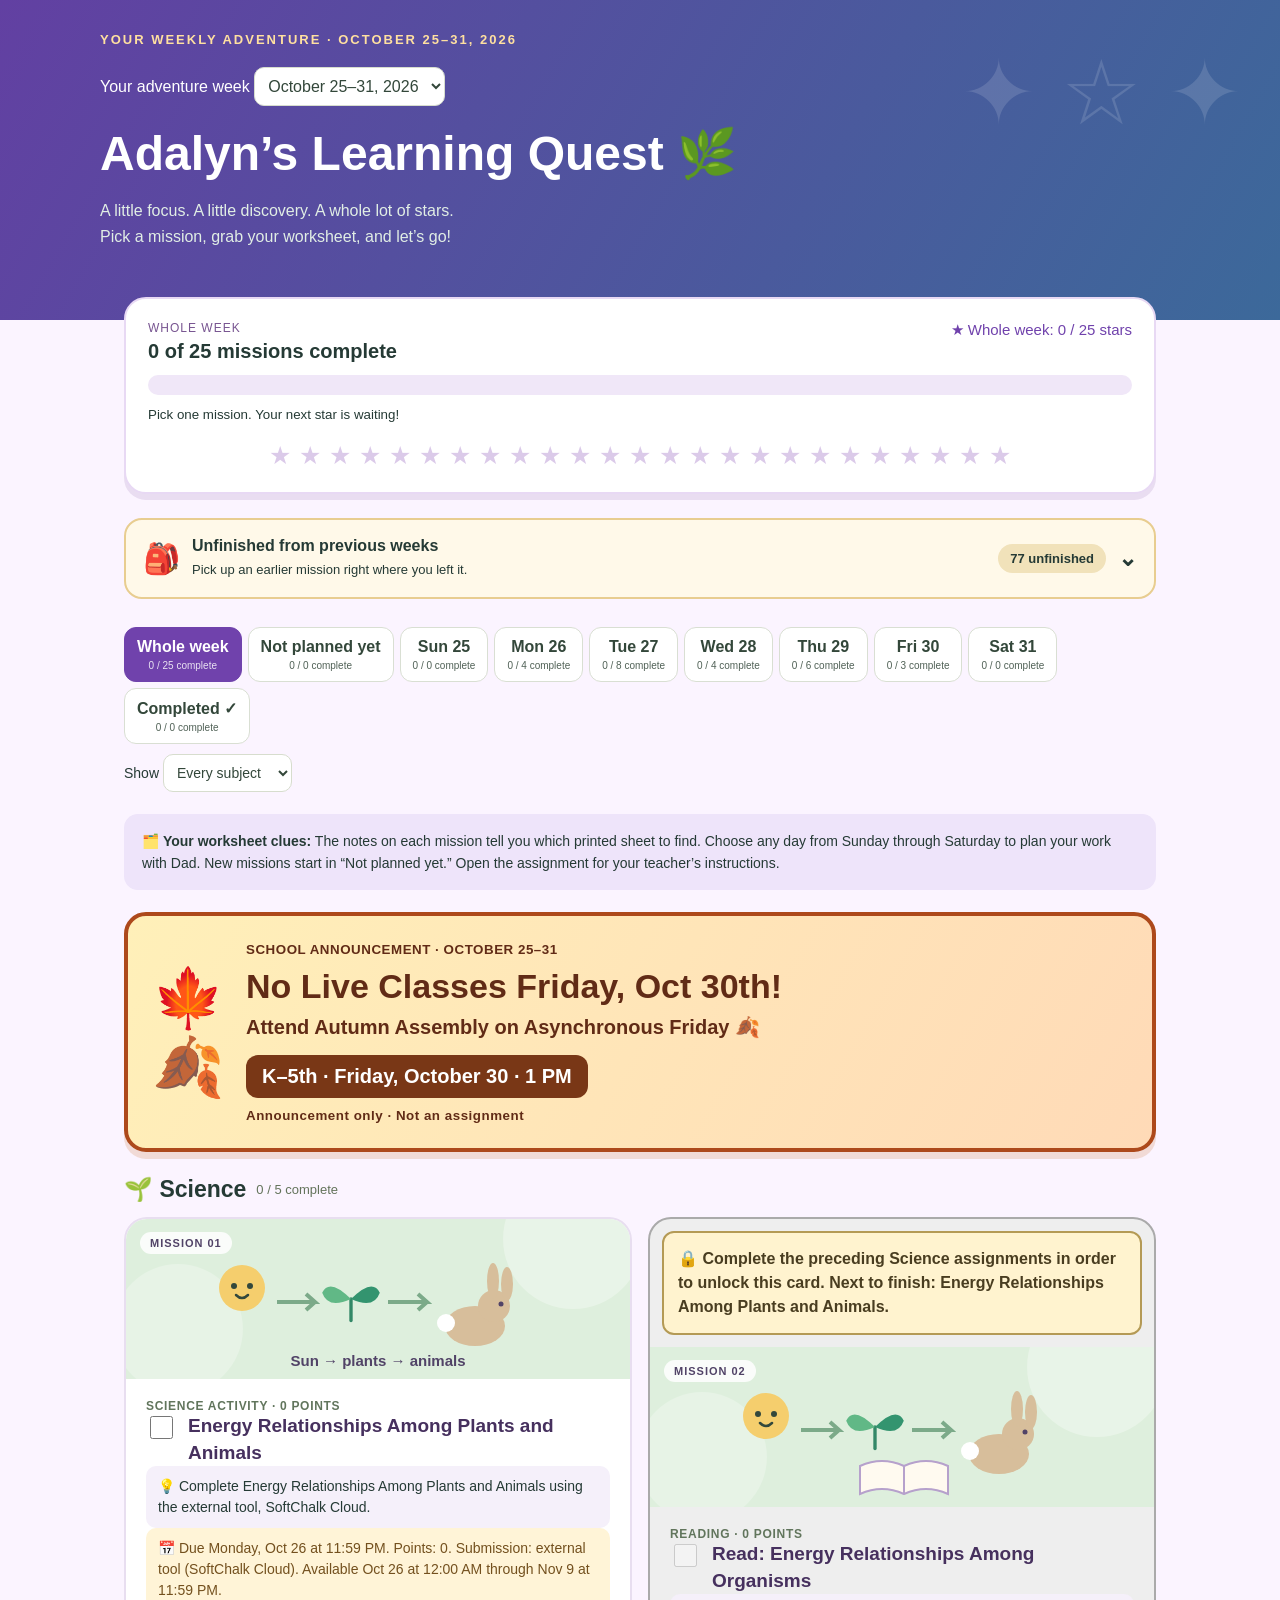
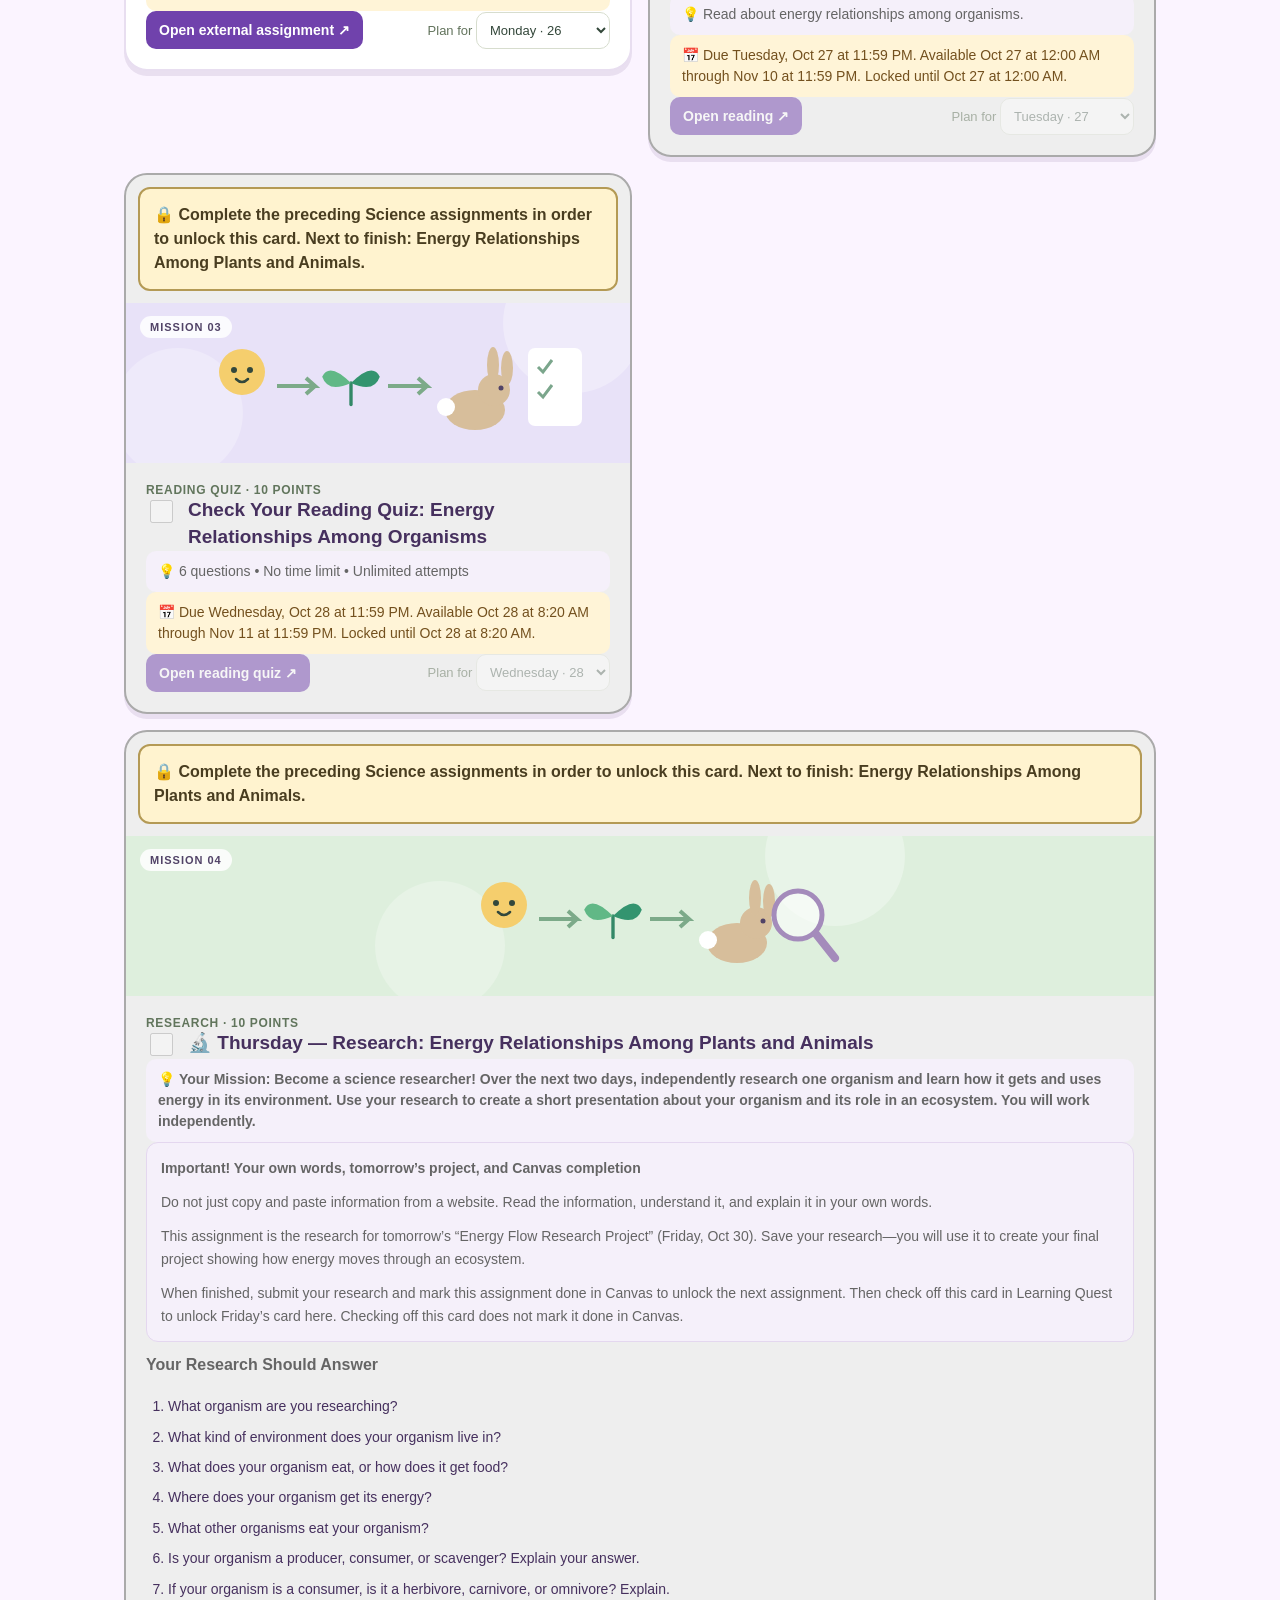
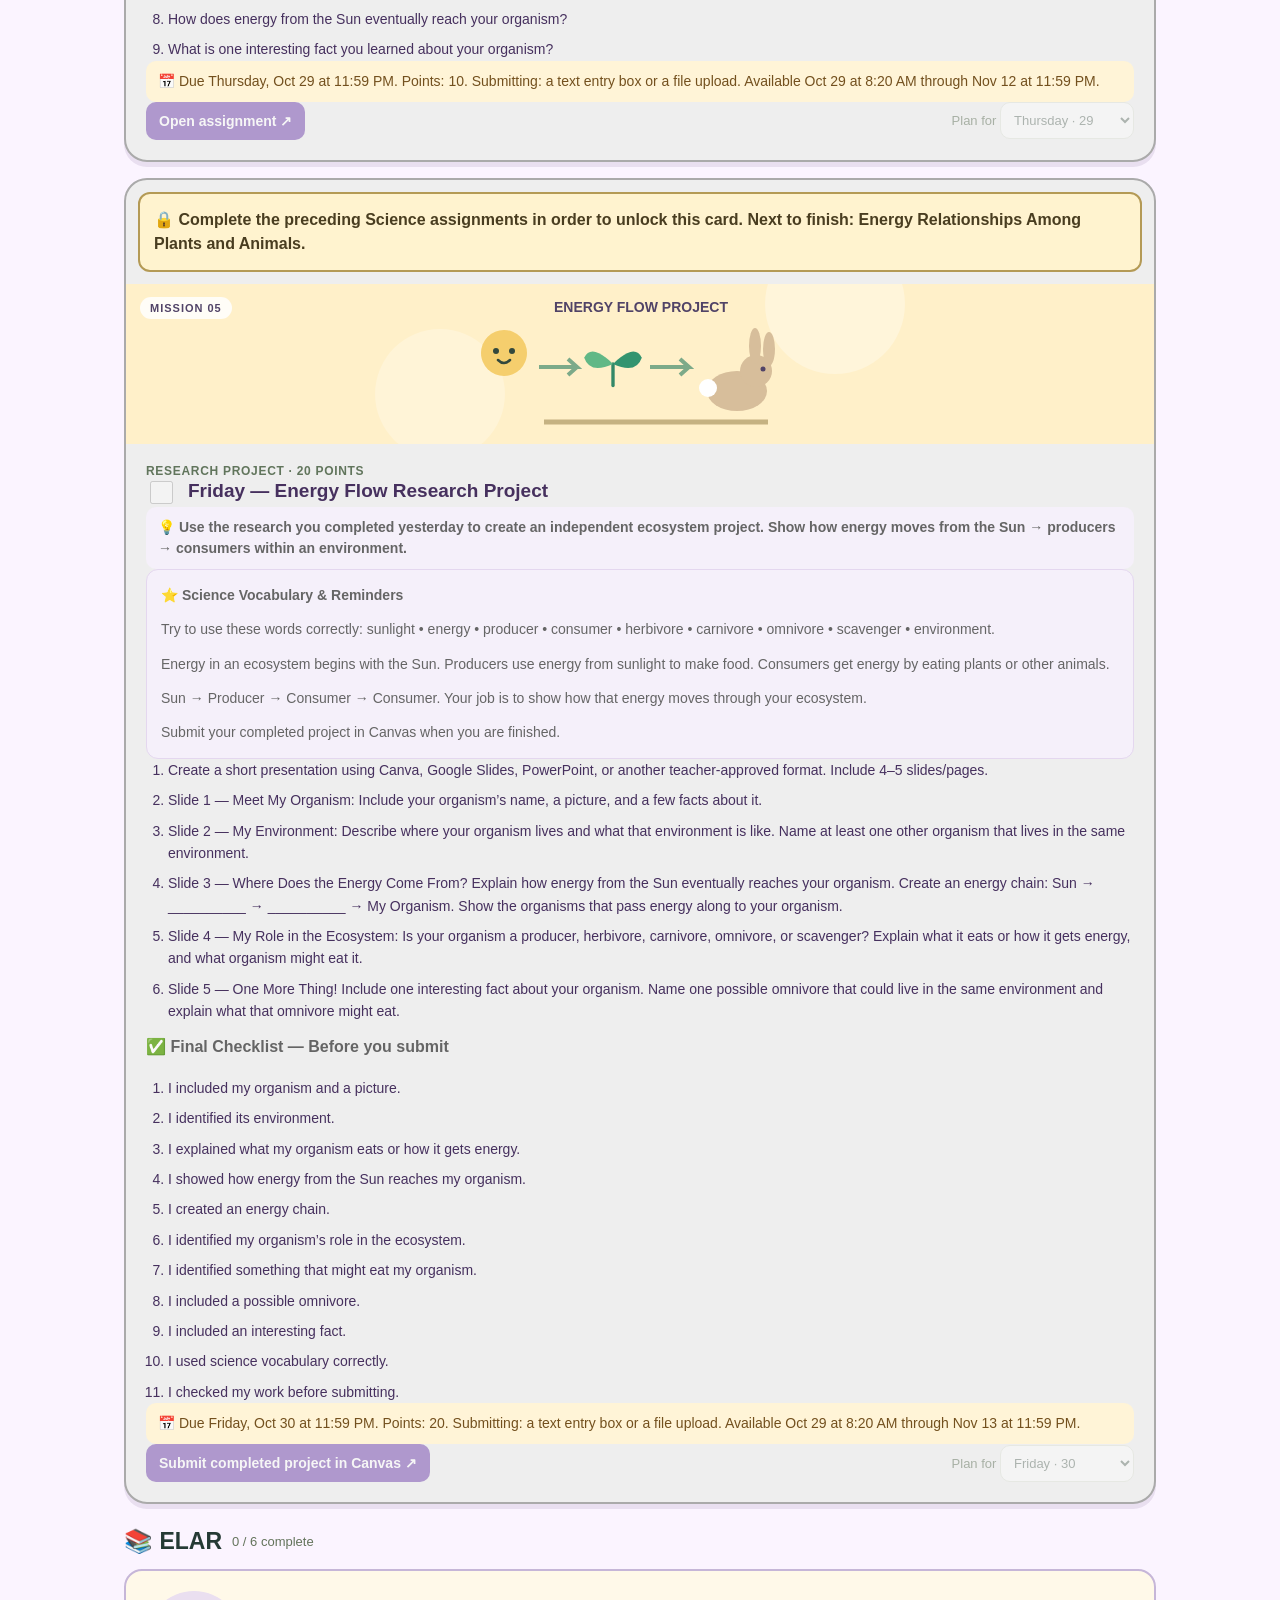
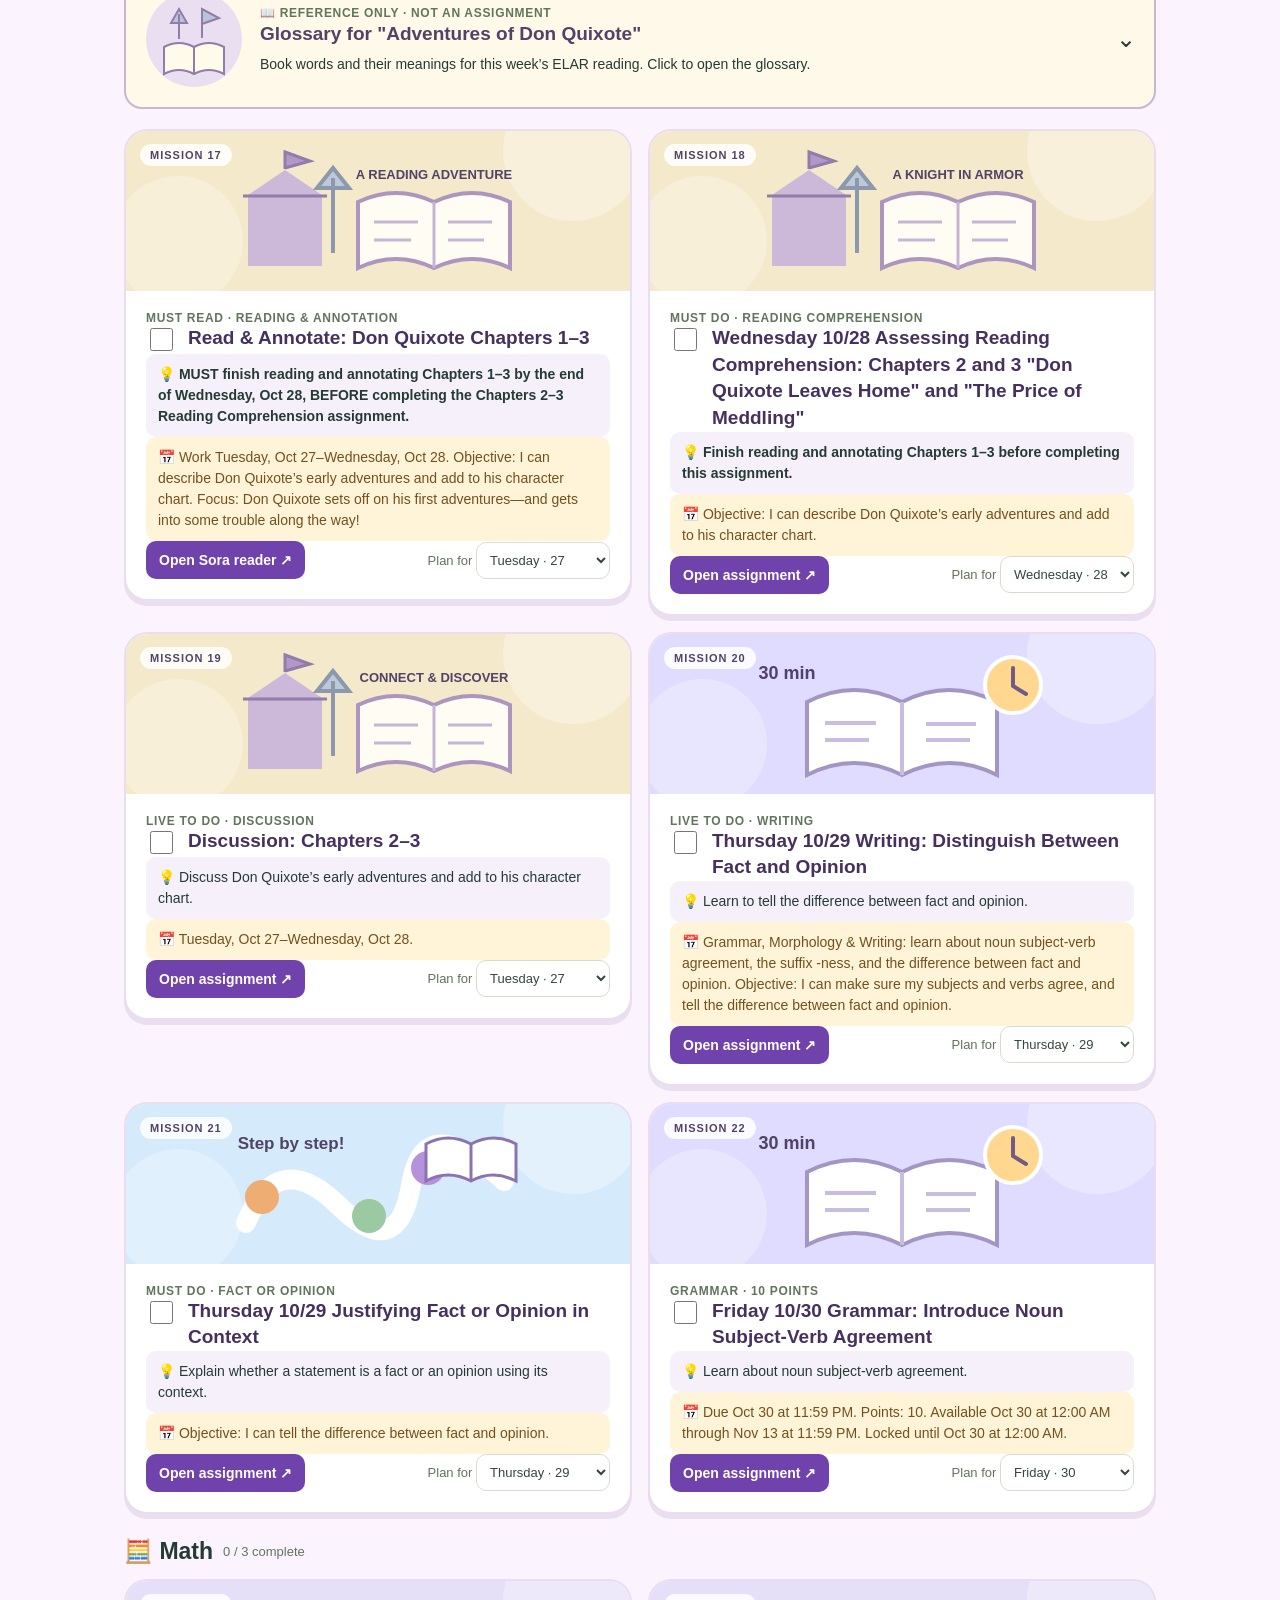
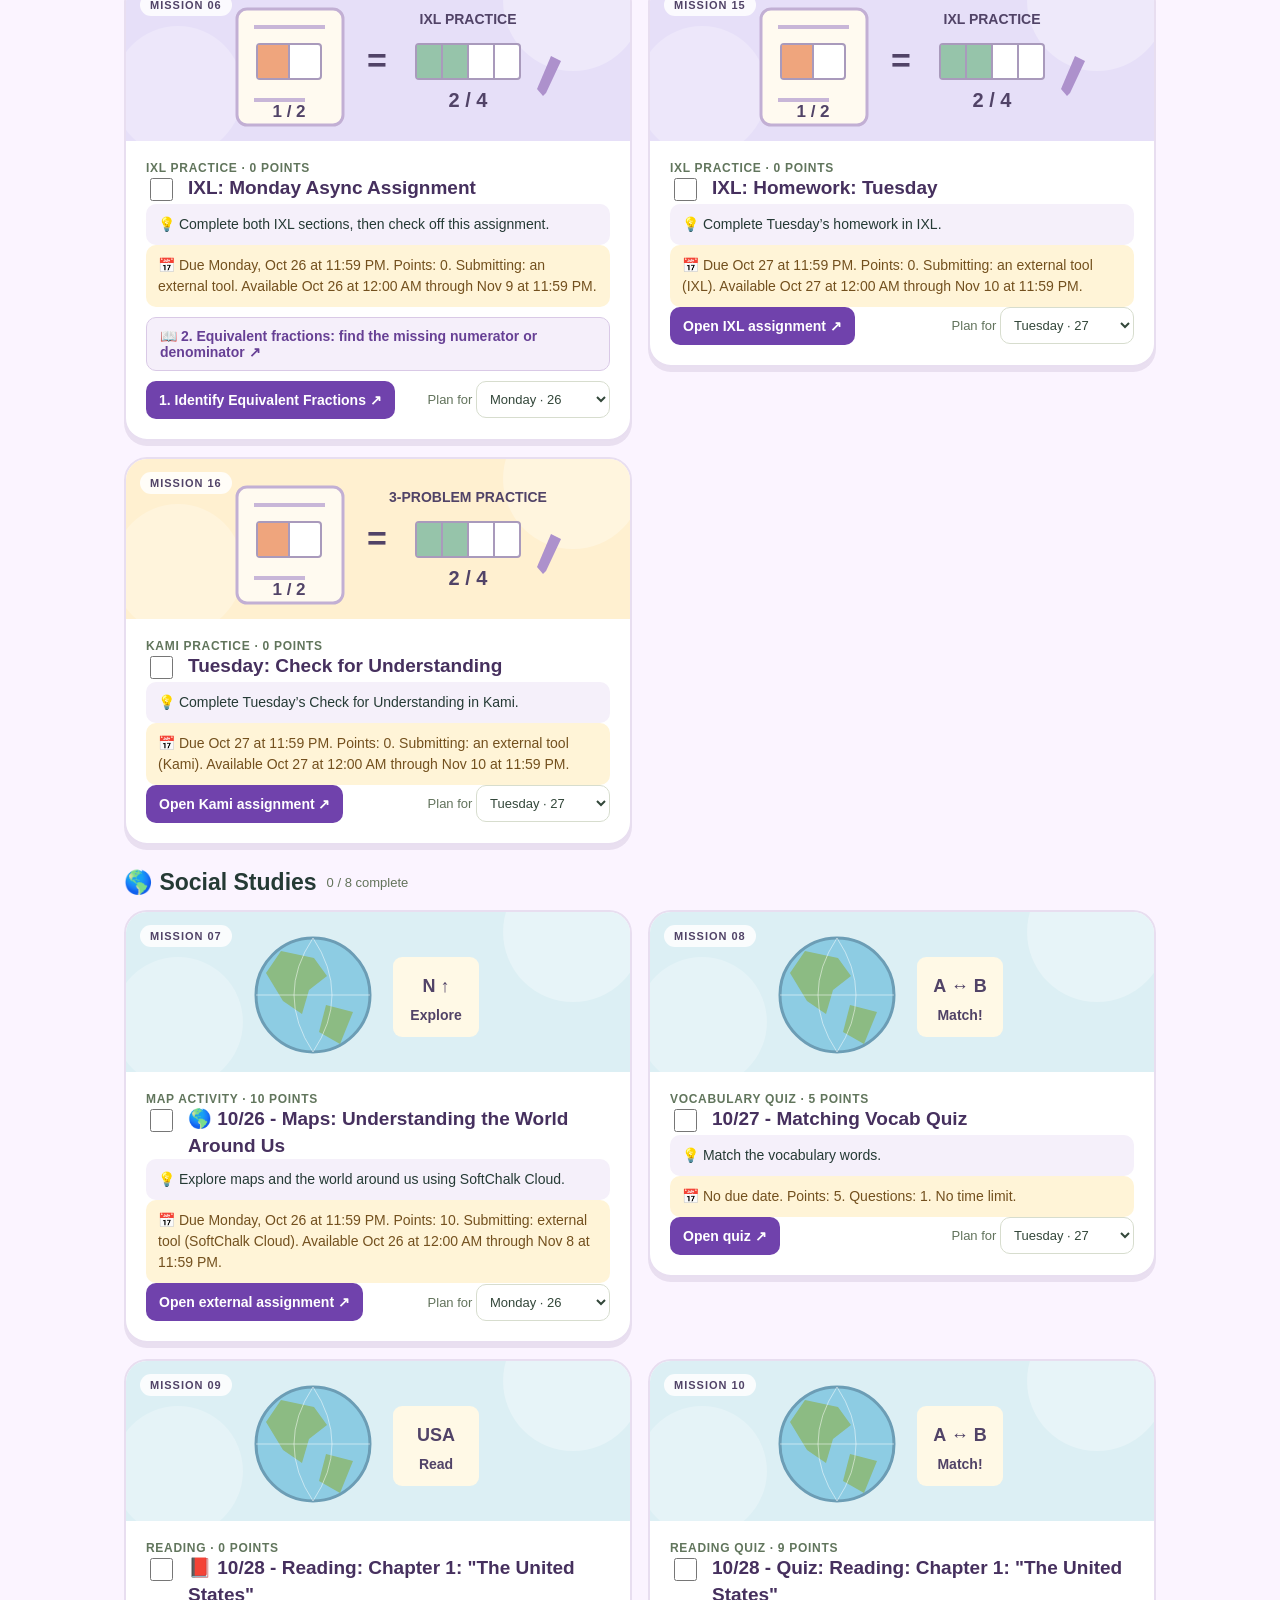
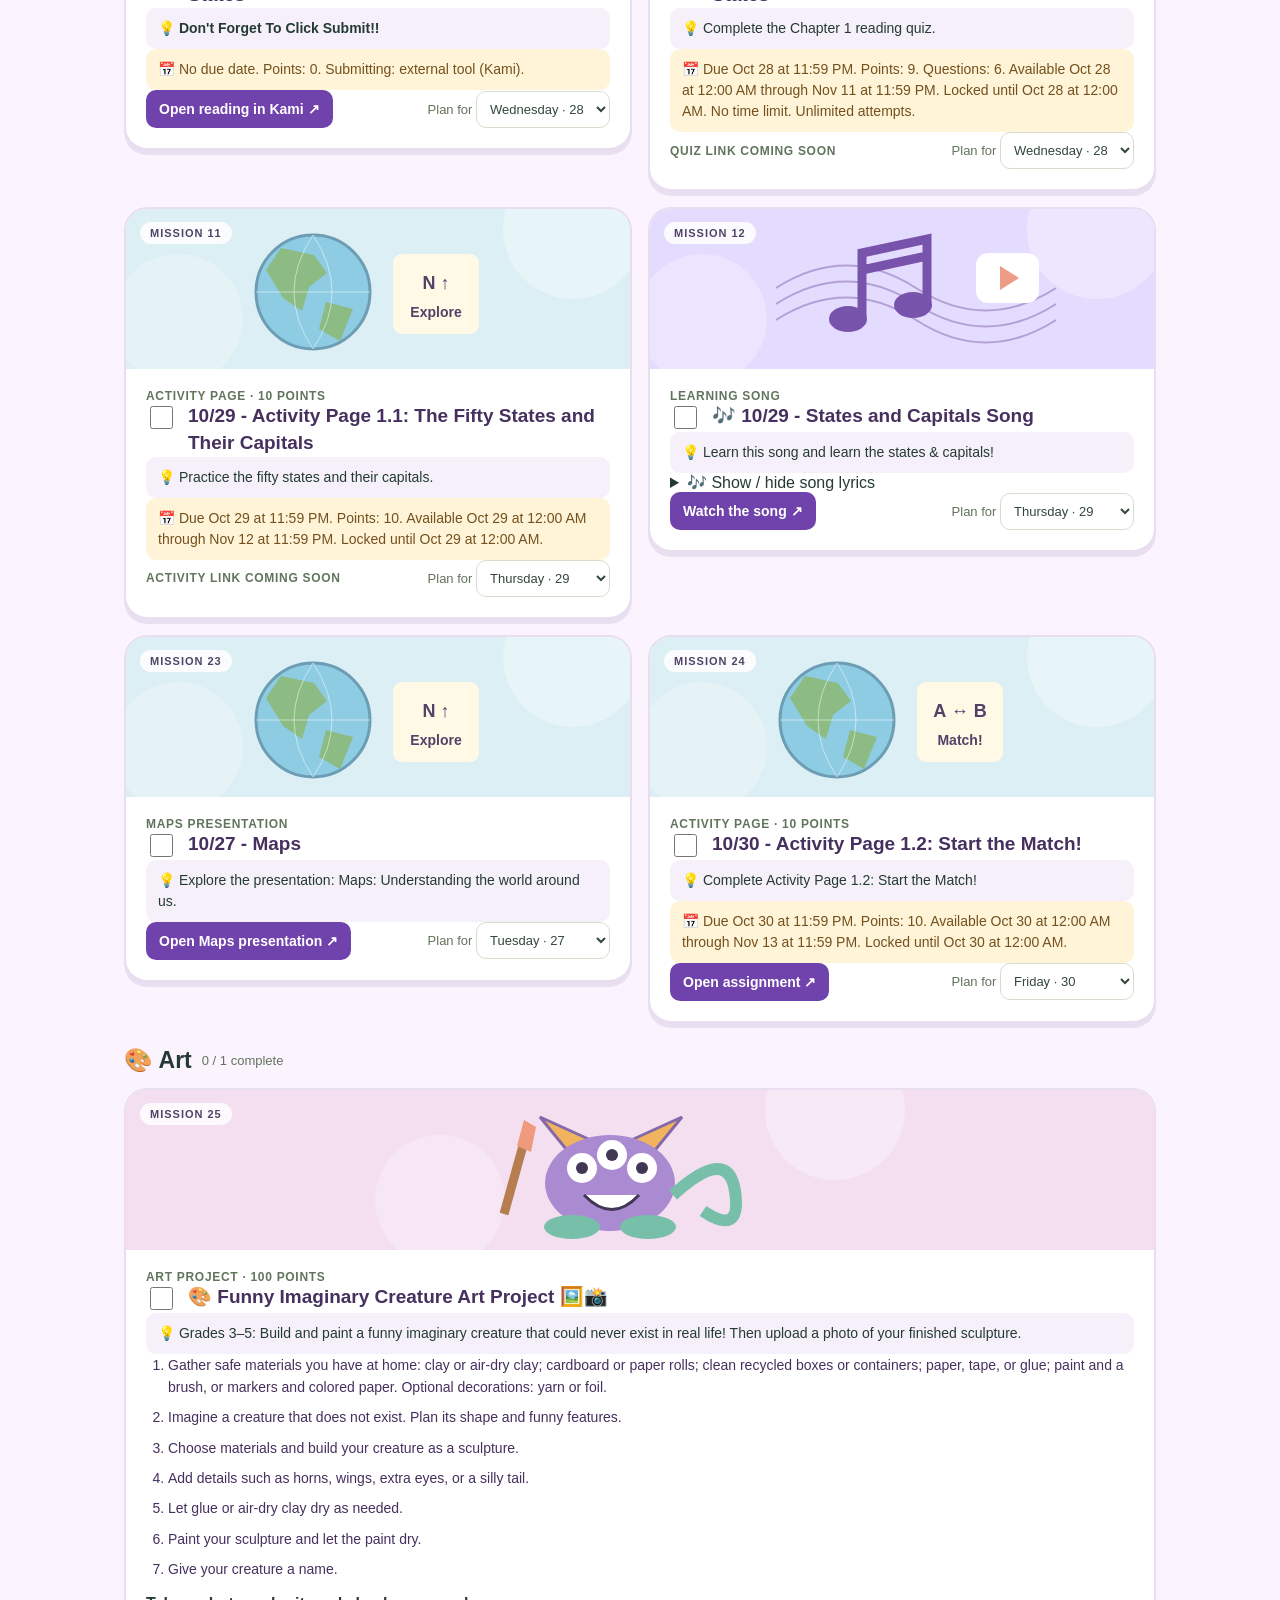
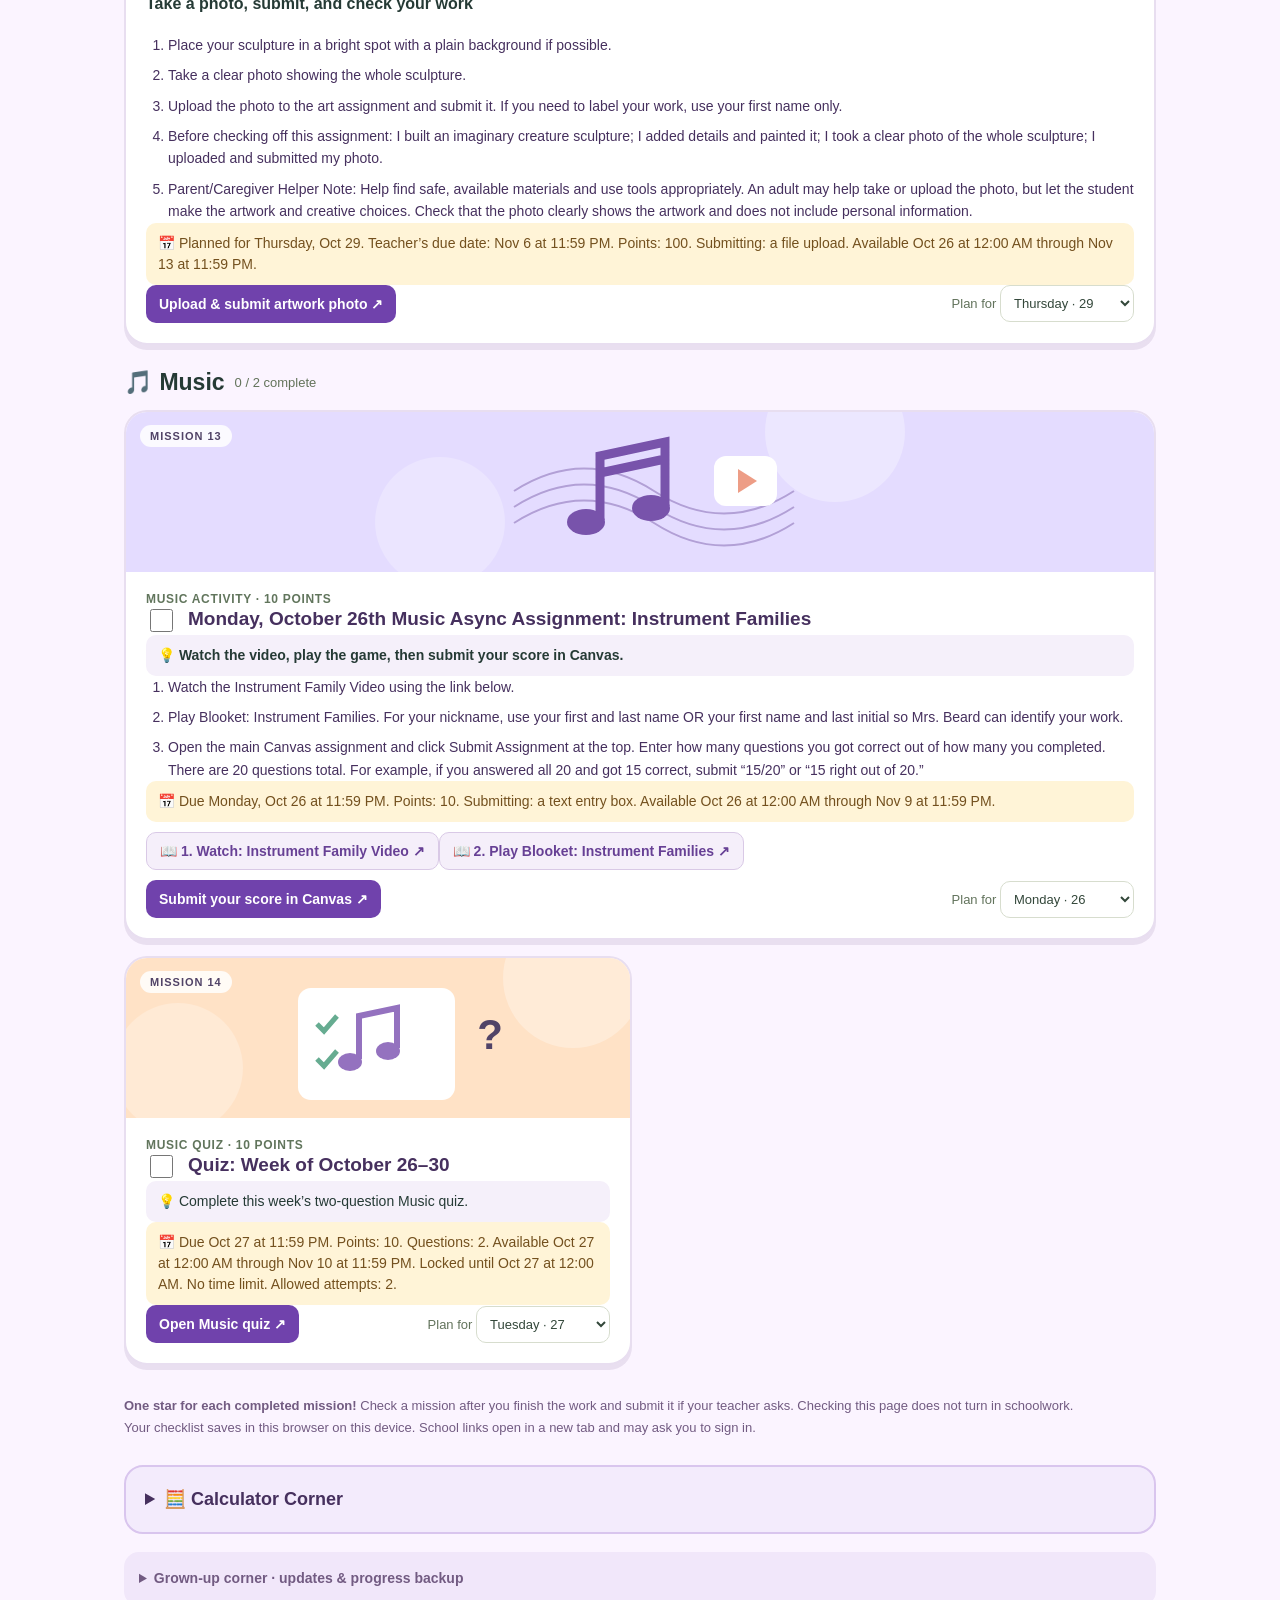
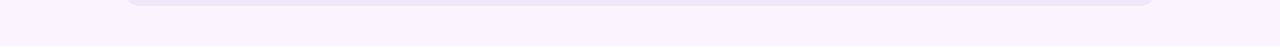
<file: weeks/2026-10-25.html>
<!doctype html><html lang="en"><head><meta charset="utf-8"><meta name="viewport" content="width=device-width,initial-scale=1"><title>Adalyn’s Learning Quest</title><style>
:root{font-family: 'Trebuchet MS',Arial,sans-serif;color:#253a35;background:#f7f5ed}*{box-sizing:border-box}body{margin:0}button,select,a{font:inherit}button,select{cursor:pointer}button:focus-visible,a:focus-visible,select:focus-visible,input:focus-visible{outline:3px solid #9455d4;outline-offset:4px}header{background:#245c4b;color:white;padding:32px 24px 45px;position:relative;overflow:hidden}header:after{content:'✦';position:absolute;right:7%;top:20px;font-size:140px;color:#ffffff13;pointer-events:none}.wrap{max-width:1080px;margin:auto}.eyebrow{font-size:13px;letter-spacing:2px;text-transform:uppercase;color:#c9e7a9;font-weight:bold}h1{font-size:clamp(30px,5vw,48px);margin:12px 0}header p{max-width:660px;line-height:1.6;color:#e1eee5}main{padding:0 24px 40px}.progress{position:relative;margin-top:-23px;background:white;border:2px solid #dfe8d8;border-radius:22px;padding:22px;box-shadow:0 6px 0 #e6e8db;display:grid;grid-template-columns:1fr auto;gap:12px}.progress strong{font-size:20px}.bar{height:14px;border-radius:20px;background:#e9eddf;overflow:hidden;grid-column:1/-1}.fill{height:100%;background:#edb449;width:0;transition:width .4s}.stars{font-size:22px;color:#79531c}.toolbar{display:flex;flex-wrap:wrap;gap:10px;margin:28px 0 20px;align-items:center}.tabs{display:flex;gap:6px;flex-wrap:wrap}button{border:1px solid #d9dfd3;background:white;border-radius:12px;padding:11px 16px;color:#33473a;font-weight:bold}.active{background:#245c4b;color:white;border-color:#245c4b}.toolbar label{margin-left:auto;font-size:14px}select{border:1px solid #d7ddce;border-radius:10px;padding:9px;background:white;color:#33473a}.section-title{display:flex;align-items:center;gap:10px;margin:24px 0 14px}h2{font-size:23px;margin:0}.count{font-size:13px;color:#63735b}.grid{display:grid;grid-template-columns:repeat(2,minmax(0,1fr));gap:16px}.card{background:white;border:1px solid #dde3d4;border-top:5px solid var(--accent);border-radius:18px;padding:20px;display:flex;flex-direction:column;gap:12px;box-shadow:0 3px 0 #e7eadf}.card.done{background:#f0f6e9}.top{display:flex;align-items:flex-start;gap:12px}.check{width:23px;height:23px;accent-color:#245c4b;flex-shrink:0;cursor:pointer}h3{font-size:19px;line-height:1.4;margin:0}.tag{font-size:12px;letter-spacing:.7px;text-transform:uppercase;font-weight:bold;color:#61755c}.note{background:#f5f3eb;border-radius:10px;padding:10px 12px;font-size:14px;line-height:1.5}.extra{background:#fff4d7;color:#73501e;font-size:14px;padding:10px 12px;border-radius:10px;line-height:1.5}.actions{display:flex;flex-wrap:wrap;gap:10px;align-items:center;margin-top:auto}.actions a{background:#245c4b;color:white;border-radius:10px;padding:11px 13px;text-decoration:none;font-weight:bold;font-size:14px}.actions label{margin-left:auto;font-size:13px;color:#62735c}.actions select{font-size:13px;max-width:140px}.empty{padding:30px;border:2px dashed #c8d7bf;border-radius:18px;text-align:center}.footer{margin-top:30px;font-size:13px;color:#65715e;line-height:1.7}.footer button{font-size:12px;margin-top:12px}.tip{padding:16px 18px;background:#eaf0df;border-radius:14px;margin:22px 0;font-size:14px;line-height:1.6}.toast{position:fixed;bottom:24px;left:50%;transform:translateX(-50%);background:#245c4b;color:white;border-radius:16px;padding:16px 24px;z-index:4;box-shadow:0 4px 15px #0002;max-width:90%;text-align:center}.confetti{position:fixed;top:-20px;font-size:25px;pointer-events:none;animation:fall 1.8s ease-in forwards;z-index:9}@keyframes fall{to{transform:translateY(105vh) rotate(250deg);opacity:0}}@media(max-width:650px){.grid{grid-template-columns:1fr}main{padding:0 14px 24px}header{padding:25px 18px 42px}.toolbar label{margin-left:0}.progress{padding:18px}.stars{font-size:16px}}@media(prefers-reduced-motion:reduce){*{animation:none!important;transition:none!important}}@media print{header{background:white;color:#253a35}header p,.eyebrow{color:#253a35}.toolbar,.actions,.footer button{display:none}.grid{display:block}.card{break-inside:avoid;margin-bottom:12px}.progress{margin-top:10px}}

body{background:#fbf4ff}header{background:linear-gradient(120deg,#6240a2,#3c699a);padding-bottom:55px}header:after{content:'✦ ☆ ✦';font-size:90px;color:#fff2;right:3%;top:40px}.eyebrow{color:#ffe0a0}.progress{border-color:#e8d9f4;box-shadow:0 6px 0 #e9ddf1}.bar{height:20px;background:#f0e7f8}.fill{background:linear-gradient(90deg,#bd77e7,#faaf6c)}.active,.actions a{background:#7042ac;border-color:#7042ac}.tip{background:#eee4fa}.card{overflow:hidden;padding:0;border:2px solid #e8def0;box-shadow:0 5px 0 #e9dff0;border-radius:23px;gap:0}.card.done{border-color:#a7cdb2}.art{height:160px;background:var(--scene);position:relative}.art svg{width:100%;height:100%;display:block}.art .mission-number{position:absolute;left:14px;top:13px;background:#ffffffd9;padding:5px 10px;border-radius:20px;font-size:11px;font-weight:bold;color:#514367;letter-spacing:1px}.art .stamp{position:absolute;right:14px;top:13px;background:#fff;padding:6px 10px;border-radius:20px;color:#326648;font-size:12px;font-weight:bold}.card-body{display:flex;flex-direction:column;gap:12px;padding:20px;flex:1}.card.done .art{opacity:.8}.stars{font-size:15px;color:#7042ac;text-align:right}.startrail{grid-column:1/-1;display:flex;gap:8px;justify-content:center;padding-top:7px}.startrail span{color:#dbcae9;font-size:25px}.startrail .earned{color:#efa92e;filter:drop-shadow(0 2px 0 #d38222)}.scope-label{font-size:12px;text-transform:uppercase;letter-spacing:1px;color:#785591;margin-bottom:5px}.card:hover{border-color:#c9ace8}h3{color:#46305e}.note{background:#f5f0fa}.footer{color:#725b82}@media(max-width:650px){.art{height:145px}.progress{grid-template-columns:1fr}.stars{text-align:left}.startrail{gap:5px}.startrail span{font-size:23px}}@media print{.art{height:100px}.card{box-shadow:none}}

.grid{align-items:start}.card details{min-width:0}.compact-summary{display:flex;align-items:center;gap:12px;padding:12px;cursor:pointer;list-style:none;min-height:90px}.compact-summary::-webkit-details-marker{display:none}.compact-summary:focus-visible{outline:3px solid #9455d4;outline-offset:-4px;border-radius:20px}.mini-art{width:95px;flex:0 0 95px;border-radius:13px;overflow:hidden}.mini-art .art{height:62px;opacity:1}.mini-art .mission-number,.mini-art .stamp{display:none}.compact-title{flex:1;min-width:0;font-size:16px;font-weight:bold;line-height:1.4;color:#46305e}.compact-title small{display:block;font-size:11px;font-weight:normal;color:#725b82;margin-top:4px}.earned-star{font-size:28px;color:#e9a129;text-shadow:0 2px 0 #c77a17}.expand-cue{font-size:13px;color:#7042ac}.card details[open] .expand-cue{transform:rotate(180deg)}.card details[open] .compact-title small::after{content:'Hide details'}.card details:not([open]) .compact-title small::after{content:'Show details'}.card details[open] .compact-summary{border-bottom:1px solid #d7e5d5}.card details[open]>.art{display:none}@media(max-width:420px){.mini-art{width:70px;flex-basis:70px}.compact-summary{gap:9px}.compact-title{font-size:14px}}
.startrail{flex-wrap:wrap}.day-count{display:block;font-size:10px;font-weight:normal;margin-top:4px;opacity:.85}.tabs button{min-width:85px;padding:10px 12px}.tabs{width:100%}.parent-tools{margin-top:18px;padding:15px;background:#f1e7fa;border-radius:15px}.parent-tools summary{cursor:pointer;font-weight:bold;font-size:14px}.parent-tools p{max-width:800px}.restore-label{display:inline-block;background:white;border:1px solid #d9dfd3;border-radius:12px;padding:8px 12px;margin:8px 0}.restore-label input{max-width:240px;font-size:12px}.toolbar label{margin-left:0}.week-total{font-size:14px}.day-count:empty{display:none}.subject-order{margin:22px 0;padding-top:16px;border-top:1px solid #d7c5e5}.subject-order h3{font-size:17px}.subject-order ol{list-style:none;padding:0;max-width:540px;margin:12px 0}.order-row{display:flex;align-items:center;gap:8px;padding:9px 12px;margin:6px 0;background:#fff;border:1px solid #decfec;border-radius:12px}.order-row .order-name{flex:1;color:#46305e;font-size:14px}.order-row button{padding:7px 11px;margin:0;font-size:13px}.order-row button:disabled{opacity:.35;cursor:default}.order-number{font-weight:bold;color:#8b6ca7;min-width:20px}.subject-order p{margin:8px 0}.order-row:focus{outline:3px solid #9455d4;outline-offset:2px}.instruction-steps{margin:0;padding-left:22px;font-size:14px;line-height:1.6;color:#46305e}.instruction-steps li+li{margin-top:8px}.announcement{padding:14px;background:#f5f0fa;border:1px solid #e4d7ef;border-radius:12px;font-size:14px;line-height:1.6}.announcement small{display:block;color:#725b82;margin:3px 0 12px}.announcement p{margin:0 0 12px}.announcement p:last-child{margin-bottom:0}
.card.full-width{grid-column:1/-1}.quixote-reference{grid-column:1/-1;border:2px solid #c6b6d8;border-radius:18px;background:#fff9e9;overflow:hidden;margin-bottom:4px}.quixote-reference>summary{cursor:pointer;display:flex;align-items:center;gap:16px;padding:18px;list-style:none}.quixote-reference>summary::-webkit-details-marker{display:none}.quixote-reference h3{color:#514367}.quixote-reference summary p{margin:6px 0 0;font-size:14px;line-height:1.5}.quixote-reference .reference-art{width:100px;flex-shrink:0}.reference-art svg{display:block;width:100%}.reference-cue{margin-left:auto;font-size:24px}.quixote-reference[open] .reference-cue{transform:rotate(180deg)}.glossary-body{padding:0 22px 22px;line-height:1.6}.glossary-intro{background:#f1e9f7;border-radius:12px;padding:14px}.glossary-terms{columns:2 260px;column-gap:30px}.glossary-terms>div{break-inside:avoid;margin:0 0 15px}.glossary-terms dt{font-weight:bold;color:#514367}.glossary-terms dt em{font-weight:normal;font-size:13px}.glossary-terms dd{margin:3px 0 0;font-size:14px}.instruction-heading{font-size:16px;margin-top:14px}.full-width .art{max-height:160px}.full-width .art svg{height:160px;width:100%}@media(max-width:550px){.quixote-reference>summary{gap:10px;padding:14px}.quixote-reference .reference-art{width:60px}.glossary-body{padding:0 14px 16px}}

.pe-week-note{background:#fff8e8}.pe-note-layout{display:flex;align-items:center;gap:20px}.pe-note-layout svg{width:200px;max-width:35%;flex-shrink:0}.pe-note-layout p{line-height:1.7;margin-bottom:0}@media(max-width:550px){.pe-note-layout{gap:12px}.pe-note-layout svg{width:105px}.pe-note-layout h3{font-size:17px}}

.catch-up-lessons{display:grid;grid-template-columns:repeat(2,minmax(0,1fr));gap:14px;margin:16px 0}.catch-up-lesson{padding:16px;border:1px solid #ded0ec;background:#faf7fe;border-radius:14px}.catch-up-lesson h4{font-size:17px;margin:8px 0;line-height:1.5}.catch-up-lesson p,.catch-up-lesson li{font-size:14px;line-height:1.6}.catch-up-lesson ul{padding-left:20px}.recording-link{display:inline-block;padding:10px 14px;border-radius:10px;background:#7042ac;color:white;text-decoration:none;font-weight:bold;font-size:14px}@media(max-width:600px){.catch-up-lessons{grid-template-columns:1fr}}

.supplemental-links{margin:10px 0}.supplemental-links a{display:inline-block;padding:10px 13px;border:1px solid #d9c9e6;background:#f5effa;border-radius:10px;color:#674095;font-size:14px;font-weight:bold;text-decoration:none}
.autumn-assembly{margin:20px 0;padding:24px;border:4px solid #ad491b;border-radius:22px;background:linear-gradient(120deg,#fff0b9,#ffdab7);color:#612b16;box-shadow:0 7px 0 #c5743433;display:flex;align-items:center;gap:22px}.autumn-assembly-art{font-size:58px;line-height:1.2;flex-shrink:0}.autumn-assembly h2{font-size:clamp(24px,3vw,34px);line-height:1.2;margin:8px 0}.autumn-assembly p{font-size:20px;font-weight:800;margin:8px 0}.autumn-assembly .assembly-time{display:inline-block;background:#793716;color:#fff;padding:10px 16px;border-radius:12px}.autumn-assembly small{font-weight:800;letter-spacing:.04em}@media(max-width:600px){.autumn-assembly{padding:18px;gap:12px}.autumn-assembly-art{font-size:36px}}
.card.prerequisite-locked{background:#eee;border-color:#aaa}.prerequisite-locked>svg,.prerequisite-locked>details>summary .mini-art{filter:grayscale(1);opacity:.5}.prerequisite-locked .card-body{color:#656565}.prerequisite-locked .actions,.prerequisite-locked .supplemental-links{opacity:.5}.prerequisite-notice{background:#fff3cf;border:2px solid #b49a55;color:#493d20;padding:14px;margin:12px;border-radius:12px;font-weight:700;line-height:1.5}.prerequisite-locked fieldset{border:0;padding:0;margin:0;min-width:0}
</style><link rel="icon" type="image/svg+xml" href="../assets/icon.svg?v=1"><link rel="icon" type="image/png" sizes="32x32" href="../assets/favicon-32.png?v=1"><link rel="shortcut icon" href="../favicon.ico?v=1"><link rel="apple-touch-icon" sizes="180x180" href="../assets/apple-touch-icon.png?v=1"><link rel="manifest" href="../site.webmanifest"><meta name="theme-color" content="#7042ac"><link rel="stylesheet" href="../assets/calculators.css?v=5"><script defer src="../assets/calculators.js?v=5"></script><link rel="stylesheet" href="../assets/unfinished.css?v=1"><script defer src="../assets/unfinished.js?v=1"></script><script src="../assets/backup.js?v=1"></script><script defer src="../assets/master-list.js?v=1"></script></head><body><header><div class="wrap"><div class="eyebrow" id="weekHeading">Your weekly adventure · October 25–31, 2026</div><div style="position:relative;z-index:1;margin-top:12px"><label for="weekPicker">Your adventure week </label><select id="weekPicker" style="max-width:100%;margin:8px 0"><option value="2026-10-25">October 25–31, 2026</option></select></div><h1>Adalyn’s Learning Quest 🌿</h1><p>A little focus. A little discovery. A whole lot of stars.<br>Pick a mission, grab your worksheet, and let’s go!</p></div></header><main class="wrap"><section class="progress" aria-label="Your progress"><div><div id="scopeLabel" class="scope-label">All missions</div><strong id="progressText"></strong></div><span class="stars" id="stars"></span><div class="bar" role="progressbar" aria-label="Assignments completed" aria-valuemin="0" aria-valuemax="5"><div class="fill"></div></div><small id="encourage" aria-live="polite"></small><div class="startrail" id="startrail" aria-hidden="true"></div></section><details id="unfinishedWeeks" class="unfinished-weeks"><summary><span aria-hidden="true">🎒</span><span>Unfinished from previous weeks<small>Pick up an earlier mission right where you left it.</small></span><span data-unfinished-count class="unfinished-count">Checking…</span></summary><div class="unfinished-content"><p class="unfinished-help">These assignments stay in their original week. Finish them there, then return here. The list uses checkmarks saved in this browser.</p><button type="button" data-unfinished-refresh>↻ Refresh list</button><p data-unfinished-status role="status" aria-live="polite">Checking earlier weeks…</p><div data-unfinished-list class="unfinished-list"></div></div></details><div class="toolbar"><div class="tabs" id="filters" aria-label="Filter assignments"></div><label>Show <select id="subject"><option value="all">Every subject</option></select></label></div><div class="tip">🗂️ <strong>Your worksheet clues:</strong> The notes on each mission tell you which printed sheet to find. Choose any day from Sunday through Saturday to plan your work with Dad. New missions start in “Not planned yet.” Open the assignment for your teacher’s instructions.</div><div id="missions"></div><div class="footer"><strong>One star for each completed mission!</strong> Check a mission after you finish the work and submit it if your teacher asks. Checking this page does not turn in schoolwork.<br><span id="storageNote">Your checklist saves in this browser on this device. School links open in a new tab and may ask you to sign in.</span><br><details id="calculatorCorner" class="calculator-corner"><summary>🧮 Calculator Corner</summary><div class="calculator-content"><p class="calc-help">Pick a tool to help with your math.</p><div class="calculator-switches" aria-label="Choose calculator"><button type="button" data-calculator-mode="gcf" aria-pressed="true" aria-controls="gcfPanel">⭐ Find the GCF</button><button type="button" data-calculator-mode="standard" aria-pressed="false" aria-controls="standardPanel">🧮 Four-function calculator</button><button type="button" data-calculator-mode="multiplication" aria-pressed="false" aria-controls="multiplicationPanel">🌈 Multiplication chart</button></div><section id="gcfPanel" class="calc-panel" aria-labelledby="gcfTitle"><h3 id="gcfTitle">Greatest Common Factor</h3><p class="calc-help">Enter two whole numbers from 1 to 1,000,000. Look for the yellow GCF squares!</p><form id="gcfForm" class="factor-form"><label for="factorA">First number<input id="factorA" type="number" min="1" max="1000000" step="1" value="" inputmode="numeric" required></label><label for="factorB">Second number<input id="factorB" type="number" min="1" max="1000000" step="1" value="" inputmode="numeric" required></label><button type="submit">Find factors</button><button type="button" id="clearFactors">Clear</button></form><div id="factorResult" aria-live="polite"></div></section><section id="standardPanel" class="calc-panel" aria-labelledby="standardTitle" tabindex="0" hidden><div class="standard-calculator"><h3 id="standardTitle">Four-function calculator</h3><div class="calc-screen"><div id="calcOperation" class="calc-operation"></div><output id="calcDisplay" class="calc-display" aria-label="Calculator result" aria-live="polite">0</output></div><div id="calcKeypad" class="calc-keypad"><button type="button" data-calc-key="AC" aria-label="Clear all" class="utility">AC</button><button type="button" data-calc-key="±" aria-label="Change sign" class="utility">±</button><button type="button" data-calc-key="⌫" aria-label="Delete last digit" class="utility">⌫</button><button type="button" data-calc-key="÷" aria-label="Divide" class="operator">÷</button><button type="button" data-calc-key="7" aria-label="7" class="">7</button><button type="button" data-calc-key="8" aria-label="8" class="">8</button><button type="button" data-calc-key="9" aria-label="9" class="">9</button><button type="button" data-calc-key="×" aria-label="Multiply" class="operator">×</button><button type="button" data-calc-key="4" aria-label="4" class="">4</button><button type="button" data-calc-key="5" aria-label="5" class="">5</button><button type="button" data-calc-key="6" aria-label="6" class="">6</button><button type="button" data-calc-key="−" aria-label="Subtract" class="operator">−</button><button type="button" data-calc-key="1" aria-label="1" class="">1</button><button type="button" data-calc-key="2" aria-label="2" class="">2</button><button type="button" data-calc-key="3" aria-label="3" class="">3</button><button type="button" data-calc-key="+" aria-label="Add" class="operator">+</button><button type="button" data-calc-key="0" aria-label="0" class="">0</button><button type="button" data-calc-key="." aria-label="Decimal point" class="">.</button><button type="button" data-calc-key="=" aria-label="Equals" class="equals">=</button></div><p class="calc-help">Tap the buttons or use your keyboard here. Escape clears; Backspace deletes. Operations are calculated one at a time. AC clears the calculator; history stays until you clear it below.</p><div class="calc-history-heading"><h4 id="calcHistoryTitle">📜 Calculation history</h4><button type="button" id="clearCalcHistory">Clear history</button></div><div id="calcHistory" class="calc-history" role="region" aria-labelledby="calcHistoryTitle" tabindex="0"></div></div></section><section id="multiplicationPanel" class="calc-panel" aria-labelledby="multiplicationTitle" hidden><h3 id="multiplicationTitle">🌈 Multiplication Explorer: 1–20</h3><p class="calc-help">Tap a number along the top to highlight its column, or a number down the side to highlight its row. Tap any answer to select its row and column together. Tap again to deselect! Only one row and one column can be selected at a time.</p><div class="multiplication-legend" aria-label="Highlight colors"><span class="legend-row">Blue: row</span><span class="legend-column">Purple: column</span><span class="legend-both">Teal: row + column</span></div><p class="calc-help">Explore all 20 numbers in one chart. Your highlights are saved on this browser.</p><button type="button" id="clearMultiplication">Clear all highlights</button><div id="multiplicationChart" class="multiplication-scroll" role="region" aria-label="Multiplication chart from 1 to 20" tabindex="0"></div><div id="multiplicationStatus" class="multiplication-status" role="status" aria-live="polite"></div></section></div></details><details class="parent-tools"><summary>Grown-up corner · updates &amp; progress backup</summary><p><strong>Updates:</strong> Open this same website or refresh it to see new assignments. Your saved checkmarks and day choices stay in this browser. Use a progress backup to move from the downloaded app to this website, or between devices.</p><p>Use the week selector at the top to choose your adventure. Each Sunday starts a separate weekly adventure. Updated assignment lists keep the same week and assignment identities. Full backups contain all weeks of saved progress, planned days, completion times, subject ordering, calculator states and history, and saved display settings. Canvas submissions and grades are not included.</p><button id="backup">Download full app backup</button> <label class="restore-label">Restore backup <input id="restore" type="file" accept=".json,application/json"></label><p id="backupStatus" role="status"></p><section class="subject-order" aria-labelledby="orderTitle"><h3 id="orderTitle">Put subjects in your favorite order</h3><p>Use the arrows to move a subject. All nine school-year subjects always appear here, even without assignments. Your saved order applies to every day and every week in this browser. Empty subject sections stay hidden in the mission view.</p><ol id="subjectOrderList"></ol><button id="resetSubjectOrder">Use suggested order</button><p id="subjectOrderStatus" role="status"></p></section><button id="reset">Reset this week’s checklist &amp; plan</button></details></div></main><div id="toast" role="status" hidden class="toast"></div><script>
const tasks=[{"id":"science-canvas-25831815","subject":"Science","title":"Energy Relationships Among Plants and Animals","link":"https://vpa.instructure.com/courses/589246/assignments/25831815?module_item_id=67749411","defaultDay":"1","dueDate":"2026-10-26","kind":"Science activity · 0 points","note":"Complete Energy Relationships Among Plants and Animals using the external tool, SoftChalk Cloud.","extra":"Due Monday, Oct 26 at 11:59 PM. Points: 0. Submission: external tool (SoftChalk Cloud). Available Oct 26 at 12:00 AM through Nov 9 at 11:59 PM.","art":"energy-relationships","legacyId":"","identitySource":"https://vpa.instructure.com/courses/589246/assignments/25831815","linkLabel":"Open external assignment"},{"id":"science-canvas-25833377","subject":"Science","title":"Read: Energy Relationships Among Organisms","link":"https://vpa.instructure.com/courses/589246/assignments/25833377?module_item_id=67749465","defaultDay":"2","dueDate":"2026-10-27","kind":"Reading · 0 points","note":"Read about energy relationships among organisms.","extra":"Due Tuesday, Oct 27 at 11:59 PM. Available Oct 27 at 12:00 AM through Nov 10 at 11:59 PM. Locked until Oct 27 at 12:00 AM.","art":"energy-organisms-reading","legacyId":"","identitySource":"https://vpa.instructure.com/courses/589246/assignments/25833377","linkLabel":"Open reading","prerequisiteIds":["science-canvas-25831815"]},{"id":"science-canvas-5781213","subject":"Science","title":"Check Your Reading Quiz: Energy Relationships Among Organisms","link":"https://vpa.instructure.com/courses/589246/quizzes/5781213?module_item_id=67749485","defaultDay":"3","dueDate":"2026-10-28","kind":"Reading quiz · 10 points","note":"6 questions • No time limit • Unlimited attempts","extra":"Due Wednesday, Oct 28 at 11:59 PM. Available Oct 28 at 8:20 AM through Nov 11 at 11:59 PM. Locked until Oct 28 at 8:20 AM.","art":"energy-organisms-quiz","legacyId":"","identitySource":"https://vpa.instructure.com/courses/589246/quizzes/5781213","linkLabel":"Open reading quiz","prerequisiteIds":["science-canvas-25831815","science-canvas-25833377"]},{"id":"science-canvas-25833071","subject":"Science","title":"🔬 Thursday — Research: Energy Relationships Among Plants and Animals","link":"https://vpa.instructure.com/courses/589246/assignments/25833071?module_item_id=67749539","defaultDay":"4","dueDate":"2026-10-29","kind":"Research · 10 points","note":"Your Mission: Become a science researcher! Over the next two days, independently research one organism and learn how it gets and uses energy in its environment. Use your research to create a short presentation about your organism and its role in an ecosystem. You will work independently.","extra":"Due Thursday, Oct 29 at 11:59 PM. Points: 10. Submitting: a text entry box or a file upload. Available Oct 29 at 8:20 AM through Nov 12 at 11:59 PM.","art":"energy-relationships-research","legacyId":"","identitySource":"https://vpa.instructure.com/courses/589246/assignments/25833071","linkLabel":"Open assignment","prerequisiteIds":["science-canvas-25831815","science-canvas-25833377","science-canvas-5781213"],"fullWidth":true,"noteBold":true,"instructionHeading":"Your Research Should Answer","additionalSteps":["What organism are you researching?","What kind of environment does your organism live in?","What does your organism eat, or how does it get food?","Where does your organism get its energy?","What other organisms eat your organism?","Is your organism a producer, consumer, or scavenger? Explain your answer.","If your organism is a consumer, is it a herbivore, carnivore, or omnivore? Explain.","How does energy from the Sun eventually reach your organism?","What is one interesting fact you learned about your organism?"],"announcement":{"author":"Important! Your own words, tomorrow’s project, and Canvas completion","posted":"","paragraphs":["Do not just copy and paste information from a website. Read the information, understand it, and explain it in your own words.","This assignment is the research for tomorrow’s “Energy Flow Research Project” (Friday, Oct 30). Save your research—you will use it to create your final project showing how energy moves through an ecosystem.","When finished, submit your research and mark this assignment done in Canvas to unlock the next assignment. Then check off this card in Learning Quest to unlock Friday’s card here. Checking off this card does not mark it done in Canvas."]}},{"id":"science-canvas-29978481","subject":"Science","title":"Friday — Energy Flow Research Project","link":"https://vpa.instructure.com/courses/589246/assignments/29978481?module_item_id=81225073","defaultDay":"5","dueDate":"2026-10-30","kind":"Research project · 20 points","note":"Use the research you completed yesterday to create an independent ecosystem project. Show how energy moves from the Sun → producers → consumers within an environment.","extra":"Due Friday, Oct 30 at 11:59 PM. Points: 20. Submitting: a text entry box or a file upload. Available Oct 29 at 8:20 AM through Nov 13 at 11:59 PM.","art":"energy-flow-project","legacyId":"","identitySource":"https://vpa.instructure.com/courses/589246/assignments/29978481","linkLabel":"Submit completed project in Canvas","prerequisiteIds":["science-canvas-25831815","science-canvas-25833377","science-canvas-5781213","science-canvas-25833071"],"fullWidth":true,"noteBold":true,"instructionSteps":["Create a short presentation using Canva, Google Slides, PowerPoint, or another teacher-approved format. Include 4–5 slides/pages.","Slide 1 — Meet My Organism: Include your organism’s name, a picture, and a few facts about it.","Slide 2 — My Environment: Describe where your organism lives and what that environment is like. Name at least one other organism that lives in the same environment.","Slide 3 — Where Does the Energy Come From? Explain how energy from the Sun eventually reaches your organism. Create an energy chain: Sun → __________ → __________ → My Organism. Show the organisms that pass energy along to your organism.","Slide 4 — My Role in the Ecosystem: Is your organism a producer, herbivore, carnivore, omnivore, or scavenger? Explain what it eats or how it gets energy, and what organism might eat it.","Slide 5 — One More Thing! Include one interesting fact about your organism. Name one possible omnivore that could live in the same environment and explain what that omnivore might eat."],"instructionHeading":"✅ Final Checklist — Before you submit","additionalSteps":["I included my organism and a picture.","I identified its environment.","I explained what my organism eats or how it gets energy.","I showed how energy from the Sun reaches my organism.","I created an energy chain.","I identified my organism’s role in the ecosystem.","I identified something that might eat my organism.","I included a possible omnivore.","I included an interesting fact.","I used science vocabulary correctly.","I checked my work before submitting."],"announcement":{"author":"⭐ Science Vocabulary & Reminders","posted":"","paragraphs":["Try to use these words correctly: sunlight • energy • producer • consumer • herbivore • carnivore • omnivore • scavenger • environment.","Energy in an ecosystem begins with the Sun. Producers use energy from sunlight to make food. Consumers get energy by eating plants or other animals.","Sun → Producer → Consumer → Consumer. Your job is to show how that energy moves through your ecosystem.","Submit your completed project in Canvas when you are finished."]}},{"id":"math-ixl-monday-async-2026-10-26","subject":"Math","title":"IXL: Monday Async Assignment","defaultDay":"1","dueDate":"2026-10-26","kind":"IXL practice · 0 points","note":"Complete both IXL sections, then check off this assignment.","extra":"Due Monday, Oct 26 at 11:59 PM. Points: 0. Submitting: an external tool. Available Oct 26 at 12:00 AM through Nov 9 at 11:59 PM.","art":"equivalent-fractions-ixl","legacyId":"","identitySource":"math:ixl-monday-async:2026-10-26","link":"https://www.ixl.com/math/grade-4/identify-equivalent-fractions?lmsPlatform=1","linkLabel":"1. Identify Equivalent Fractions","additionalLinks":[{"label":"2. Equivalent fractions: find the missing numerator or denominator","link":"https://www.ixl.com/math/grade-4/equivalent-fractions-find-the-missing-numerator-or-denominator?lmsPlatform=1"}]},{"subject":"Social Studies","legacyId":"","id":"ss-canvas-25835855","title":"🌎 10/26 - Maps: Understanding the World Around Us","defaultDay":"1","dueDate":"2026-10-26","kind":"Map activity · 10 points","note":"Explore maps and the world around us using SoftChalk Cloud.","extra":"Due Monday, Oct 26 at 11:59 PM. Points: 10. Submitting: external tool (SoftChalk Cloud). Available Oct 26 at 12:00 AM through Nov 8 at 11:59 PM.","link":"https://vpa.instructure.com/courses/589352/assignments/25835855?module_item_id=67759373","linkLabel":"Open external assignment","art":"world-map","identitySource":"ss-canvas-25835855"},{"subject":"Social Studies","legacyId":"","id":"ss-canvas-6720447","title":"10/27 - Matching Vocab Quiz","defaultDay":"2","kind":"Vocabulary quiz · 5 points","note":"Match the vocabulary words.","extra":"No due date. Points: 5. Questions: 1. No time limit.","link":"https://vpa.instructure.com/courses/589352/quizzes/6720447/take?user_id=767744","linkLabel":"Open quiz","art":"map-vocab","identitySource":"ss-canvas-6720447"},{"subject":"Social Studies","legacyId":"","id":"ss-us-reading-2026-10-28","title":"📕 10/28 - Reading: Chapter 1: \"The United States\"","defaultDay":"3","kind":"Reading · 0 points","note":"Don't Forget To Click Submit!!","noteBold":true,"extra":"No due date. Points: 0. Submitting: external tool (Kami).","link":"https://web.kamihq.com/web/viewer.html?state=%7B%22ids%22%3A%5B%221VUMVFJle2YaQf6H_iAVnAiuE_h2WIxmi%22%5D%2C%22action%22%3A%22open%22%2C%22userId%22%3A%22100720277295438691177%22%7D&filename=Adalyn%20Staples%20-%20FINAL_G5_U3_C1_TheUnitedStates_masked.pdf&kami_user_id=53729545","linkLabel":"Open reading in Kami","art":"us-reading","identitySource":"ss-us-reading-2026-10-28"},{"subject":"Social Studies","legacyId":"","id":"ss-us-quiz-2026-10-28","title":"10/28 - Quiz: Reading: Chapter 1: \"The United States\"","defaultDay":"3","dueDate":"2026-10-28","kind":"Reading quiz · 9 points","note":"Complete the Chapter 1 reading quiz.","extra":"Due Oct 28 at 11:59 PM. Points: 9. Questions: 6. Available Oct 28 at 12:00 AM through Nov 11 at 11:59 PM. Locked until Oct 28 at 12:00 AM. No time limit. Unlimited attempts.","link":"","noLinkLabel":"Quiz link coming soon","art":"map-vocab","identitySource":"ss-us-quiz-2026-10-28"},{"subject":"Social Studies","legacyId":"","id":"ss-fifty-states-activity-2026-10-29","title":"10/29 - Activity Page 1.1: The Fifty States and Their Capitals","defaultDay":"4","dueDate":"2026-10-29","kind":"Activity page · 10 points","note":"Practice the fifty states and their capitals.","extra":"Due Oct 29 at 11:59 PM. Points: 10. Available Oct 29 at 12:00 AM through Nov 12 at 11:59 PM. Locked until Oct 29 at 12:00 AM.","link":"","noLinkLabel":"Activity link coming soon","art":"world-map","identitySource":"ss-fifty-states-activity-2026-10-29"},{"subject":"Social Studies","legacyId":"","id":"ss-states-capitals-song-2026-10-29","title":"🎶 10/29 - States and Capitals Song","defaultDay":"4","kind":"Learning song","note":"Learn this song and learn the states & capitals!","extra":"","link":"https://www.youtube.com/watch?v=bx6c_EefZAQ&list=RDbx6c_EefZAQ&start_radio=1","linkLabel":"Watch the song","art":"music-lesson","identitySource":"ss-states-capitals-song-2026-10-29","lyrics":"Baton Rouge, Louisiana\nIndianapolis, Indiana\nColumbus is the capital of Ohio\nThere’s Montgomery, Alabama,\nSouth of Helena, Montana\nThen there’s Denver, Colorado\nUnder Boise, Idaho\nTexas has Austin, then we go north to\nMassachusetts, Boston, and\nAlbany, New York\nTallahassee, Florida, and\nWashington, DC\nSanta Fe, New Mexico, and\nNashville, Tennessee\nTrenton’s in New Jersey, north of\nJefferson City, Missouri — you’ve got\nRichmond in Virginia\nSouth Dakota has Pierre\nHarrisburg’s in Pennsylvania\nAnd Augusta up in Maine\nHere is Providence, Rhode Island, next to\nDover, Delaware\nConcord, New Hampshire, just took a jaunt to\nMontpelier, which is up in Vermont\nHartford’s in Connecticut, so pretty in the fall\nAnd Kansas has Topeka, and\nMinnesota has Saint Paul\nJuneau in Alaska, and there’s\nLincoln in Nebraska, and it’s\nRaleigh out in North Carolina, and then there’s\nMadison, Wisconsin, and\nOlympia in Washington\nPhoenix, Arizona, and\nLansing, Michigan\nHonolulu, Hawaii’s a joy\nJackson, Mississippi, and\nSpringfield, Illinois\nSouth Carolina with Columbia down the way, and\nAnnapolis in Maryland on Chesapeake Bay — they have wonderful clam chowder\nCheyenne is in Wyoming, and perhaps you make your home in\nSalt Lake City out in Utah, where the buffalo roam\nAtlanta’s down in Georgia, and there’s\nBismarck, North Dakota, and you can live in\nFrankfort in your old Kentucky home"},{"id":"music-canvas-30076863","subject":"Music","title":"Monday, October 26th Music Async Assignment: Instrument Families","defaultDay":"1","dueDate":"2026-10-26","kind":"Music activity · 10 points","fullWidth":true,"note":"Watch the video, play the game, then submit your score in Canvas.","noteBold":true,"instructionSteps":["Watch the Instrument Family Video using the link below.","Play Blooket: Instrument Families. For your nickname, use your first and last name OR your first name and last initial so Mrs. Beard can identify your work.","Open the main Canvas assignment and click Submit Assignment at the top. Enter how many questions you got correct out of how many you completed. There are 20 questions total. For example, if you answered all 20 and got 15 correct, submit “15/20” or “15 right out of 20.”"],"extra":"Due Monday, Oct 26 at 11:59 PM. Points: 10. Submitting: a text entry box. Available Oct 26 at 12:00 AM through Nov 9 at 11:59 PM.","link":"https://vpa.instructure.com/courses/589078/assignments/30076863?module_item_id=81535187","linkLabel":"Submit your score in Canvas","additionalLinks":[{"label":"1. Watch: Instrument Family Video","link":"https://www.youtube.com/watch?v=43c_Sg2x7DU"},{"label":"2. Play Blooket: Instrument Families","link":"https://play.blooket.com/play?hwId=6adb4865519bbd15f14244eb"}],"art":"music-lesson","legacyId":"","identitySource":"https://vpa.instructure.com/courses/589078/assignments/30076863"},{"id":"music-canvas-6720163","subject":"Music","title":"Quiz: Week of October 26–30","defaultDay":"2","dueDate":"2026-10-27","kind":"Music quiz · 10 points","note":"Complete this week’s two-question Music quiz.","extra":"Due Oct 27 at 11:59 PM. Points: 10. Questions: 2. Available Oct 27 at 12:00 AM through Nov 10 at 11:59 PM. Locked until Oct 27 at 12:00 AM. No time limit. Allowed attempts: 2.","link":"https://vpa.instructure.com/courses/589078/quizzes/6720163?module_item_id=81535197","linkLabel":"Open Music quiz","art":"music-quiz","legacyId":"","identitySource":"https://vpa.instructure.com/courses/589078/quizzes/6720163"},{"id":"math-canvas-30089159","subject":"Math","title":"IXL: Homework: Tuesday","defaultDay":"2","dueDate":"2026-10-27","kind":"IXL practice · 0 points","note":"Complete Tuesday’s homework in IXL.","extra":"Due Oct 27 at 11:59 PM. Points: 0. Submitting: an external tool (IXL). Available Oct 27 at 12:00 AM through Nov 10 at 11:59 PM.","link":"https://vpa.instructure.com/courses/589846/assignments/30089159?module_item_id=81571625","linkLabel":"Open IXL assignment","art":"equivalent-fractions-ixl","legacyId":"","identitySource":"https://vpa.instructure.com/courses/589846/assignments/30089159"},{"id":"math-canvas-30089189","subject":"Math","title":"Tuesday: Check for Understanding","defaultDay":"2","dueDate":"2026-10-27","kind":"Kami practice · 0 points","note":"Complete Tuesday’s Check for Understanding in Kami.","extra":"Due Oct 27 at 11:59 PM. Points: 0. Submitting: an external tool (Kami). Available Oct 27 at 12:00 AM through Nov 10 at 11:59 PM.","link":"https://vpa.instructure.com/courses/589846/assignments/30089189?module_item_id=81571821","linkLabel":"Open Kami assignment","art":"equivalent-fractions-worksheet","legacyId":"","identitySource":"https://vpa.instructure.com/courses/589846/assignments/30089189"},{"id":"elar-read-chapters-1-3-2026-10-27","title":"Read & Annotate: Don Quixote Chapters 1–3","defaultDay":"2","dueDate":"2026-10-28","kind":"MUST READ · Reading & annotation","note":"MUST finish reading and annotating Chapters 1–3 by the end of Wednesday, Oct 28, BEFORE completing the Chapters 2–3 Reading Comprehension assignment.","noteBold":true,"extra":"Work Tuesday, Oct 27–Wednesday, Oct 28. Objective: I can describe Don Quixote’s early adventures and add to his character chart. Focus: Don Quixote sets off on his first adventures—and gets into some trouble along the way!","link":"https://vpa.instructure.com/courses/589156/external_tools/17042","linkLabel":"Open Sora reader","art":"quixote-reader","subject":"ELAR","legacyId":"","identitySource":"https://vpa.instructure.com/courses/589156/external_tools/17042"},{"id":"elar-canvas-28028529","title":"Wednesday 10/28 Assessing Reading Comprehension: Chapters 2 and 3 \"Don Quixote Leaves Home\" and \"The Price of Meddling\"","defaultDay":"3","kind":"MUST DO · Reading comprehension","note":"Finish reading and annotating Chapters 1–3 before completing this assignment.","noteBold":true,"extra":"Objective: I can describe Don Quixote’s early adventures and add to his character chart.","link":"https://vpa.instructure.com/courses/589156/assignments/28028529","art":"quixote-knight","subject":"ELAR","legacyId":"","identitySource":"https://vpa.instructure.com/courses/589156/assignments/28028529"},{"id":"elar-canvas-28023295","title":"Discussion: Chapters 2–3","defaultDay":"2","kind":"LIVE TO DO · Discussion","note":"Discuss Don Quixote’s early adventures and add to his character chart.","extra":"Tuesday, Oct 27–Wednesday, Oct 28.","link":"https://vpa.instructure.com/courses/589156/assignments/28023295","art":"quixote-connections","subject":"ELAR","legacyId":"","identitySource":"https://vpa.instructure.com/courses/589156/assignments/28023295"},{"id":"elar-canvas-28030017","title":"Thursday 10/29 Writing: Distinguish Between Fact and Opinion","defaultDay":"4","kind":"LIVE TO DO · Writing","note":"Learn to tell the difference between fact and opinion.","extra":"Grammar, Morphology & Writing: learn about noun subject-verb agreement, the suffix -ness, and the difference between fact and opinion. Objective: I can make sure my subjects and verbs agree, and tell the difference between fact and opinion.","link":"https://vpa.instructure.com/courses/589156/assignments/28030017","art":"reading-log","subject":"ELAR","legacyId":"","identitySource":"https://vpa.instructure.com/courses/589156/assignments/28030017"},{"id":"elar-canvas-28030805","title":"Thursday 10/29 Justifying Fact or Opinion in Context","defaultDay":"4","kind":"MUST DO · Fact or opinion","note":"Explain whether a statement is a fact or an opinion using its context.","extra":"Objective: I can tell the difference between fact and opinion.","link":"https://vpa.instructure.com/courses/589156/assignments/28030805","art":"reading-path","subject":"ELAR","legacyId":"","identitySource":"https://vpa.instructure.com/courses/589156/assignments/28030805"},{"id":"elar-canvas-28024915","title":"Friday 10/30 Grammar: Introduce Noun Subject-Verb Agreement","defaultDay":"5","dueDate":"2026-10-30","kind":"Grammar · 10 points","note":"Learn about noun subject-verb agreement.","extra":"Due Oct 30 at 11:59 PM. Points: 10. Available Oct 30 at 12:00 AM through Nov 13 at 11:59 PM. Locked until Oct 30 at 12:00 AM.","link":"https://vpa.instructure.com/courses/589156/assignments/28024915","art":"reading-log","subject":"ELAR","legacyId":"","identitySource":"https://vpa.instructure.com/courses/589156/assignments/28024915"},{"id":"ss-maps-presentation-2026-10-27","subject":"Social Studies","title":"10/27 - Maps","defaultDay":"2","kind":"Maps presentation","note":"Explore the presentation: Maps: Understanding the world around us.","extra":"","link":"https://docs.google.com/presentation/d/1ZbfCiGoo-xYGHy8ppql6YNRkAsZgVnA25SkndAwT2rQ/edit?slide=id.p9#slide=id.p9","linkLabel":"Open Maps presentation","art":"world-map","legacyId":"","identitySource":"https://docs.google.com/presentation/d/1ZbfCiGoo-xYGHy8ppql6YNRkAsZgVnA25SkndAwT2rQ"},{"id":"ss-canvas-25836231","subject":"Social Studies","title":"10/30 - Activity Page 1.2: Start the Match!","defaultDay":"5","dueDate":"2026-10-30","kind":"Activity page · 10 points","note":"Complete Activity Page 1.2: Start the Match!","extra":"Due Oct 30 at 11:59 PM. Points: 10. Available Oct 30 at 12:00 AM through Nov 13 at 11:59 PM. Locked until Oct 30 at 12:00 AM.","link":"https://vpa.instructure.com/courses/589352/assignments/25836231?module_item_id=67759501","linkLabel":"Open assignment","art":"map-vocab","legacyId":"","identitySource":"https://vpa.instructure.com/courses/589352/assignments/25836231"},{"id":"art-canvas-30089177","subject":"Art","title":"🎨 Funny Imaginary Creature Art Project 🖼️📸","defaultDay":"4","dueDate":"2026-11-06","kind":"Art project · 100 points","fullWidth":true,"note":"Grades 3–5: Build and paint a funny imaginary creature that could never exist in real life! Then upload a photo of your finished sculpture.","extra":"Planned for Thursday, Oct 29. Teacher’s due date: Nov 6 at 11:59 PM. Points: 100. Submitting: a file upload. Available Oct 26 at 12:00 AM through Nov 13 at 11:59 PM.","instructionSteps":["Gather safe materials you have at home: clay or air-dry clay; cardboard or paper rolls; clean recycled boxes or containers; paper, tape, or glue; paint and a brush, or markers and colored paper. Optional decorations: yarn or foil.","Imagine a creature that does not exist. Plan its shape and funny features.","Choose materials and build your creature as a sculpture.","Add details such as horns, wings, extra eyes, or a silly tail.","Let glue or air-dry clay dry as needed.","Paint your sculpture and let the paint dry.","Give your creature a name."],"instructionHeading":"Take a photo, submit, and check your work","additionalSteps":["Place your sculpture in a bright spot with a plain background if possible.","Take a clear photo showing the whole sculpture.","Upload the photo to the art assignment and submit it. If you need to label your work, use your first name only.","Before checking off this assignment: I built an imaginary creature sculpture; I added details and painted it; I took a clear photo of the whole sculpture; I uploaded and submitted my photo.","Parent/Caregiver Helper Note: Help find safe, available materials and use tools appropriately. An adult may help take or upload the photo, but let the student make the artwork and creative choices. Check that the photo clearly shows the artwork and does not include personal information."],"link":"https://vpa.instructure.com/courses/589076/assignments/30089177?module_item_id=81571805","linkLabel":"Upload & submit artwork photo","art":"imaginary-creature","legacyId":"","identitySource":"https://vpa.instructure.com/courses/589076/assignments/30089177"}];
const weekStart="2026-10-25";
const weekDays=['Sunday','Monday','Tuesday','Wednesday','Thursday','Friday','Saturday'].map((name,i)=>({id:String(i),name,label:name.slice(0,3)+' '+new Date(Date.parse(weekStart+'T12:00:00Z')+i*86400000).getUTCDate()}));
const key='adalyn-learning-quest-week-'+weekStart;let state={};let storageWorks=true;
function cleanState(data){const result={};if(!data||typeof data!=='object'||Array.isArray(data))return result;for(const [id,v] of Object.entries(data)){if(v&&typeof v==='object')result[id]={done:v.done===true,...(v.day==='unplanned'||weekDays.some(d=>d.id===String(v.day))?{day:String(v.day)}:{}),...(typeof v.completedAt==='string'?{completedAt:v.completedAt}:{})}}return result}
try{const saved=localStorage.getItem(key);if(saved!==null)state=cleanState(JSON.parse(saved));else if(weekStart==='2026-10-11'){const legacy=JSON.parse(localStorage.getItem('adalyn-learning-quest-2026-10-11-v1')||'{}');for(const t of tasks){const v=legacy[t.legacyId];if(v)state[t.id]={done:v.done===true,day:v.day==='tomorrow'?'1':'0'}}}}catch(e){storageWorks=false}
const uiKey='adalyn-learning-quest-ui-'+weekStart;let ui={};try{ui=JSON.parse(localStorage.getItem(uiKey)||'{}')}catch(e){}let filter=['all','done','unplanned','0','1','2','3','4','5','6'].includes(ui.filter)?ui.filter:'all';let toastTimer;const expandedCards=new Set(Array.isArray(ui.expanded)?ui.expanded:[]);
const schoolYearSubjects=["Homeroom","Science","ELAR","Math","Social Studies","Art","Music","PE","Intervention"];
const subjects=[...schoolYearSubjects];
const icons={Math:'🧮',PE:'🏃',Science:'🌱',ELAR:'📚',Music:'🎵','Social Studies':'🌎',Art:'🎨'},colors={Math:'#bc91df',PE:'#e8ad50',Science:'#82b59a',ELAR:'#8d9ddf',Music:'#b199db','Social Studies':'#8bb5a7',Art:'#e7a4ac'};
const esc=s=>String(s).replace(/[&<>"']/g,c=>({'&':'&amp;','<':'&lt;','>':'&gt;','"':'&quot;',"'":'&#39;'}[c]));
const orderKey='adalyn-learning-quest-subject-order-v1';
const suggestedSubjectOrder=[...schoolYearSubjects];
function validOrder(value){return Array.isArray(value)?[...new Set(value.filter(v=>typeof v==='string'&&schoolYearSubjects.includes(v.trim())).map(v=>v.trim()))]:[]}
let subjectOrder=[];try{subjectOrder=validOrder(JSON.parse(localStorage.getItem(orderKey)||'[]'))}catch(e){}
subjectOrder=[...new Set([...subjectOrder,...suggestedSubjectOrder,...subjects])];
function getSubjectOrder(){return [...new Set([...subjectOrder,...subjects])]}
function saveSubjectOrder(){try{localStorage.setItem(orderKey,JSON.stringify(subjectOrder));return true}catch(e){document.querySelector('#subjectOrderStatus').textContent='This browser cannot save the subject order. Your choice will last while this page stays open.';return false}}
function moveSubject(index,direction){const next=index+direction;if(index<0||index>=subjectOrder.length||next<0||next>=subjectOrder.length)return false;[subjectOrder[index],subjectOrder[next]]=[subjectOrder[next],subjectOrder[index]];saveSubjectOrder();return true}
function renderSubjectSelect(){const select=document.querySelector('#subject'),selected=select.value||'all';select.innerHTML='<option value="all">Every subject</option>'+getSubjectOrder().map(s=>`<option value="${esc(s)}">${esc(s)}</option>`).join('');select.value=selected==='all'||subjects.includes(selected)?selected:'all'}
function renderSubjectOrder(){document.querySelector('#subjectOrderList').innerHTML=subjectOrder.map((s,i)=>`<li class="order-row" tabindex="-1"><span class="order-number">${i+1}</span><span class="order-name">${esc(s)}</span><button data-move-index="${i}" data-direction="-1" ${i===0?'disabled':''} aria-label="Move ${esc(s)} up">↑</button><button data-move-index="${i}" data-direction="1" ${i===subjectOrder.length-1?'disabled':''} aria-label="Move ${esc(s)} down">↓</button></li>`).join('')}
function unfinishedFirst(group,state){return [...group.filter(t=>!state[t.id]?.done),...group.filter(t=>state[t.id]?.done)]}

function save(){try{localStorage.setItem(key,JSON.stringify(state))}catch(e){storageWorks=false}if(!storageWorks)document.querySelector('#storageNote').textContent='This browser cannot save the checklist. Keep this page open to keep your progress. School links may require a school sign-in.'}

function illustration(t,done){
const svg=(body)=>`<svg viewBox="0 0 480 160" aria-hidden="true" xmlns="http://www.w3.org/2000/svg"><circle cx="40" cy="110" r="65" fill="#fff" opacity=".25"/><circle cx="435" cy="20" r="70" fill="#fff" opacity=".3"/>${body}</svg>`;
const text=(x,y,s,size=18)=>`<text x="${x}" y="${y}" text-anchor="middle" font-family="Trebuchet MS,Arial" font-size="${size}" font-weight="bold" fill="#514367">${s}</text>`;
const face=(x,y)=>`<circle cx="${x-8}" cy="${y}" r="3" fill="#33483c"/><circle cx="${x+8}" cy="${y}" r="3" fill="#33483c"/><path d="M${x-6} ${y+9}q6 6 12 0" fill="none" stroke="#33483c" stroke-width="2.5" stroke-linecap="round"/>`;
const leaf=(x,y)=>`<path d="M${x} ${y}q-45-45-60-13q12 35 60 13" fill="#61b886"/><path d="M${x} ${y}q45-45 60-13q-12 35-60 13" fill="#33946f"/>`;
const sprout=(x,y,size=1)=>`<g transform="translate(${x} ${y}) scale(${size})"><path d="M0 45V0" stroke="#338867" stroke-width="7" stroke-linecap="round"/>${leaf(0,0)}</g>`;
const book=(x,y,c)=>`<g transform="translate(${x} ${y})"><rect width="32" height="75" rx="5" fill="${c}"/><path d="M6 15h20M6 59h20" stroke="white" stroke-width="3" opacity=".65"/></g>`;
let scene='',bg='#ead9fb';
switch(t.art){
case 'imaginary-creature':bg='#f4dff1';scene=`<path d="M175 70l-35-43 55 25M247 70l35-43-55 25" fill="#f2b35f" stroke="#8568a7" stroke-width="3"/><ellipse cx="210" cy="93" rx="65" ry="48" fill="#aa8bd2"/><ellipse cx="172" cy="137" rx="28" ry="12" fill="#78bfaa"/><ellipse cx="248" cy="137" rx="28" ry="12" fill="#78bfaa"/><circle cx="182" cy="78" r="15" fill="white"/><circle cx="212" cy="65" r="15" fill="white"/><circle cx="242" cy="78" r="15" fill="white"/><circle cx="182" cy="78" r="6" fill="#423655"/><circle cx="212" cy="65" r="6" fill="#423655"/><circle cx="242" cy="78" r="6" fill="#423655"/><path d="M184 105q28 29 55 0" fill="#fff" stroke="#423655" stroke-width="3"/><path d="M273 105q55-50 62-4t-32 20" fill="none" stroke="#78bfaa" stroke-width="12"/><path d="M104 124l20-72" stroke="#b67d50" stroke-width="9"/><path d="M117 56l7-26 12 7-5 25Z" fill="#ef997e"/>`;break;
case 'world-map':case 'map-vocab':case 'us-reading':bg='#dceff4';scene=`<circle cx="175" cy="83" r="57" fill="#8dcce3" stroke="#6c9db5" stroke-width="3"/><path d="M143 39l33 7 13 18-18 14-7 24-19-13-17-28Z M188 93l27 7-13 32-21-12Z" fill="#8cbb83"/><path d="M118 83h114M175 26q-38 57 0 114M175 26q38 57 0 114" fill="none" stroke="#fff" opacity=".5"/><rect x="255" y="45" width="86" height="80" rx="9" fill="#fff9e6"/>${text(298,80,t.art==='map-vocab'?'A ↔ B':t.art==='us-reading'?'USA':'N ↑',18)}${text(298,108,t.art==='map-vocab'?'Match!':t.art==='us-reading'?'Read':'Explore',14)}`;break;
case 'energy-relationships':case 'energy-organisms-reading':case 'energy-organisms-quiz':case 'energy-relationships-research':case 'energy-flow-project':{
bg=t.art==='energy-organisms-quiz'?'#e8e2f8':t.art==='energy-flow-project'?'#fff0c9':'#deefdd';
const chain=`<circle cx="104" cy="69" r="23" fill="#f5ce6d"/>${face(104,67)}<path d="M139 83h38l-9-8m9 8-9 8M250 83h39l-9-8m9 8-9 8" stroke="#7caa89" stroke-width="4" fill="none"/>${sprout(213,80,.48)}<ellipse cx="337" cy="107" rx="30" ry="20" fill="#d7be9b"/><circle cx="356" cy="87" r="16" fill="#d7be9b"/><ellipse cx="355" cy="62" rx="6" ry="18" fill="#d7be9b"/><ellipse cx="369" cy="65" rx="6" ry="17" fill="#d7be9b"/><circle cx="363" cy="85" r="2.5" fill="#514367"/><circle cx="308" cy="104" r="9" fill="#fff"/>`;
scene=chain;
if(t.art==='energy-organisms-reading')scene+=`<path d="M242 119q-22-10-44 0v28q22-10 44 0q22-10 44 0v-28q-22-10-44 0Z" fill="#fffaf0" stroke="#b6a1cc" stroke-width="2"/><path d="M242 119v28" stroke="#b6a1cc" stroke-width="2"/>`;
else if(t.art==='energy-organisms-quiz')scene+=`<rect x="390" y="45" width="54" height="78" rx="7" fill="#fff"/><path d="M400 64l5 5 9-12M400 89l5 5 9-12" stroke="#7ba68c" stroke-width="3" fill="none"/>`;
else if(t.art==='energy-relationships-research')scene+=`<circle cx="398" cy="79" r="24" fill="#ffffff99" stroke="#a48bbb" stroke-width="5"/><path d="M416 98l19 24" stroke="#a48bbb" stroke-width="8" stroke-linecap="round"/>`;
else if(t.art==='energy-flow-project')scene+=`<path d="M144 138h224" stroke="#c5b282" stroke-width="5"/>${text(241,28,'ENERGY FLOW PROJECT',14)}`;
else scene+=text(240,147,'Sun → plants → animals',15);
break;}

case 'r2':scene=`<circle cx="160" cy="89" r="48" fill="#f6b469" stroke="#fff" stroke-width="5"/><path d="M160 89V41A48 48 0 0 1 208 89Z" fill="#e96e87"/><path d="M160 41v96M112 89h96" stroke="white" stroke-width="4"/>${text(241,96,'→',35)}<path d="M306 41a48 48 0 0 1 0 96Z" fill="#e96e87" stroke="white" stroke-width="5"/>${text(158,153,'2 / 4',16)}${text(319,153,'1 / 2',16)}`;break;
case 'r4':bg='#ffdfb1';scene=`<path d="M70 128Q130 60 220 130T410 122" fill="none" stroke="#fff" stroke-width="30"/><path d="M70 128Q130 60 220 130T410 122" fill="none" stroke="#f29b65" stroke-width="2" stroke-dasharray="8 8"/><circle cx="245" cy="47" r="15" fill="#7345a9"/><path d="M245 66l-15 30 34 8m-34-8-30 26m30-26 22 34m-12-53-25-5m25 5 22-12" fill="none" stroke="#7345a9" stroke-width="10" stroke-linecap="round"/><path d="M350 50v59m0-57h42l-10 13 10 14h-42" fill="#e77487" stroke="#695075" stroke-width="3"/>`;break;
case 'r6':bg='#d1efdb';scene=`<path d="M90 140h300" stroke="#8ac49b" stroke-width="6" stroke-linecap="round"/><ellipse cx="120" cy="125" rx="13" ry="9" fill="#a6724b"/>${sprout(223,107,.5)}${sprout(341,78,.85)}${text(170,90,'→',25)}${text(281,90,'→',25)}<circle cx="410" cy="55" r="22" fill="#ffd46f"/>${face(410,53)}`;break;
case 'r7':bg='#ffedb8';scene=`<circle cx="118" cy="77" r="32" fill="#ffd15b"/>${face(118,73)}${text(186,91,'→',32)}${sprout(260,84,.9)}${text(335,91,'→',32)}<path d="M384 65q28-30 49 0q15 30-16 64q-38 6-43-24q-5-23 10-40" fill="#ee8794"/><path d="M405 64q-3-26 19-31" stroke="#58966a" stroke-width="6" fill="none"/>${face(405,90)}`;break;
case 'r8':bg='#ffdbd5';scene=`<path d="M180 32v39l-32 49q-8 15 12 15h66q20 0 12-15l-32-49V32" fill="#fff" stroke="#7972ab" stroke-width="4"/><path d="M162 108h64l13 23h-90Z" fill="#88d1b4"/><circle cx="184" cy="112" r="5" fill="#fff"/><circle cx="209" cy="124" r="4" fill="#fff"/>${sprout(315,87,.75)}<path d="M100 63l8 16-14 1 14 24" stroke="#ebac37" stroke-width="7" fill="none"/>${text(193,59,'✦',20)}`;break;
case 'r9':bg='#d9e5ff';scene=`<path d="M133 53q53-25 107 0q53-25 107 0v86q-53-25-107 0q-54-25-107 0Z" fill="#fff" stroke="#9398ce" stroke-width="4"/><path d="M240 53v86M153 72h64M153 88h54M153 104h60" stroke="#bcc8e1" stroke-width="4"/>${sprout(294,88,.4)}<path d="M358 46h-79q-18 0-18-15q0-16 18-16h79q18 0 18 16q0 15-18 15l-11 13v-13" fill="#9c77c9"/>${text(320,37,'Ideas!',14)}`;break;
case 'r10':bg='#f4dfac';scene=`<rect x="144" y="27" width="180" height="117" rx="10" fill="#fff" transform="rotate(-4 234 85)"/><path d="M167 52h73M167 67h42M177 111l31-29 26 31 31-47 31 44" stroke="#a5c4be" stroke-width="4" fill="none"/><g transform="rotate(25 337 84)"><rect x="329" y="35" width="18" height="94" rx="4" fill="#b790d7"/><path d="M329 127l9 17 9-17" fill="#f3b784"/><path d="M335 139l3 5 3-5" fill="#514367"/></g>${text(110,95,'✦',38)}`;break;
case 'r11':bg='#ded7fb';scene=`<path d="M117 131h252" stroke="#956eae" stroke-width="8" stroke-linecap="round"/>${book(140,53,'#f29c8a')}${book(180,53,'#e9b65a')}${book(220,53,'#78b89a')}${book(260,53,'#809ccc')}<circle cx="319" cy="82" r="32" fill="#fff" fill-opacity=".7" stroke="#605784" stroke-width="8"/><path d="M342 105l29 29" stroke="#605784" stroke-width="13" stroke-linecap="round"/>${text(319,91,'?',28)}`;break;
case 'r12':bg='#cbefed';scene=`<path d="M185 78h114l-12 66h-90Z" fill="#fff" fill-opacity=".8" stroke="#81b8b9" stroke-width="3"/><path d="M192 102h99l-7 39h-85Z" fill="#74cdda"/><path d="M240 77v56m0-35-18 21m18-14 19 22" stroke="#f8e4b6" stroke-width="4" fill="none"/>${sprout(240,51,.65)}<path d="M134 66q-22 31 0 31q22 0 0-31" fill="#76c0df"/><path d="M352 89q-18 26 0 26q18 0 0-26" fill="#76c0df"/>`;break;
case 'r13':bg='#dce9c1';scene=`<rect x="115" y="31" width="250" height="103" rx="10" fill="#fff" stroke="#849b8d" stroke-width="5"/><path d="M95 141h290" stroke="#849b8d" stroke-width="12" stroke-linecap="round"/>${sprout(161,84,.35)}${text(213,89,'→',25)}<ellipse cx="263" cy="86" rx="25" ry="15" fill="#a8d270"/><path d="M259 72l-13-15m27 17 10-18" stroke="#73a154" stroke-width="4"/>${face(266,83)}${text(321,90,'→',25)}${text(243,54,'FOOD CHAIN',12)}`;break;

case 'energy-path':bg='#c9ecdd';scene=`<circle cx="92" cy="76" r="26" fill="#ffd061"/>${face(92,73)}${text(144,88,'→',27)}${sprout(205,83,.55)}${text(266,88,'→',27)}<ellipse cx="317" cy="90" rx="26" ry="16" fill="#92c674"/><circle cx="339" cy="78" r="12" fill="#92c674"/>${face(339,76)}${text(379,88,'→',27)}<path d="M409 78q24-35 45-12q-12 35-45 31Z" fill="#b990d7"/><path d="M413 82l-10 16" stroke="#705290" stroke-width="4"/>`;break;
case 'energy-quiz':bg='#ffe0b8';scene=`<rect x="163" y="32" width="153" height="112" rx="12" fill="#fff"/><rect x="197" y="23" width="85" height="19" rx="7" fill="#9c7ac9"/><path d="M181 63l6 7 12-14M181 91l6 7 12-14" stroke="#65ab8e" stroke-width="5" fill="none"/><path d="M211 64h80M211 92h65" stroke="#c9bade" stroke-width="5"/><path d="M240 108l-8 16 16-2-6 17 20-26-16 3 5-8Z" fill="#f1b441"/>${text(353,88,'?',45)}${text(124,95,'✦',28)}`;break;
case 'reading-log':bg='#dfdcff';scene=`<path d="M145 68q47-24 95 0q47-24 95 0v73q-47-24-95 0q-48-24-95 0Z" fill="#fff" stroke="#a396c5" stroke-width="4"/><path d="M240 68v73M163 89h51M163 106h44M264 90h50M264 106h44" stroke="#c9bce1" stroke-width="4"/><circle cx="351" cy="51" r="28" fill="#ffd78e" stroke="#fff" stroke-width="4"/><path d="M351 34v18l13 8" stroke="#725a83" stroke-width="4" fill="none" stroke-linecap="round"/>${text(125,45,'30 min',18)}`;break;
case 'reading-path':bg='#d5eafa';scene=`<path d="M108 119q32-77 92-18t73-20 93-4" stroke="#fff" stroke-width="20" fill="none" stroke-linecap="round"/><circle cx="124" cy="93" r="17" fill="#eead72"/><circle cx="231" cy="112" r="17" fill="#9bc9a1"/><circle cx="290" cy="64" r="17" fill="#b692dc"/><path d="M333 40q23-12 45 0v37q-23-12-45 0q-23-12-45 0V40q22-12 45 0Z" fill="#fff" stroke="#8b73b1" stroke-width="3"/><path d="M333 40v37" stroke="#8b73b1" stroke-width="3"/>${text(153,45,'Step by step!',17)}`;break;


case 'music-lesson':bg='#e4dcff';scene=`<path d="M114 111q70-45 140 0t140 0M114 95q70-45 140 0t140 0M114 79q70-45 140 0t140 0" fill="none" stroke="#b2a0d6" stroke-width="2"/><path d="M200 108V44l65-14v64M200 61l65-14" stroke="#7853ab" stroke-width="9" fill="none"/><ellipse cx="186" cy="110" rx="19" ry="13" fill="#7853ab"/><ellipse cx="251" cy="96" rx="19" ry="13" fill="#7853ab"/><rect x="314" y="44" width="63" height="50" rx="12" fill="#fff"/><path d="M338 57l19 12-19 12Z" fill="#ed9d86"/>`;break;
case 'music-quiz':bg='#ffe2c6';scene=`<rect x="160" y="30" width="157" height="112" rx="13" fill="#fff"/><path d="M179 66l7 7 13-15M179 101l7 7 13-15" stroke="#66ac91" stroke-width="5" fill="none"/><path d="M221 101V58l38-8v40" stroke="#9472bf" stroke-width="6" fill="none"/><ellipse cx="212" cy="104" rx="12" ry="9" fill="#9472bf"/><ellipse cx="250" cy="93" rx="12" ry="9" fill="#9472bf"/>${text(352,91,'?',42)}`;break;
case 'music-bonus':bg='#fff0b8';scene=`<path d="M238 31l17 33 37 5-27 26 7 37-34-18-34 18 7-37-27-26 37-5Z" fill="#efb842" stroke="#fff" stroke-width="5"/>${face(238,80)}<path d="M340 94V50l34-8v40" stroke="#9970b9" stroke-width="7" fill="none"/><ellipse cx="329" cy="98" rx="14" ry="10" fill="#9970b9"/><ellipse cx="364" cy="85" rx="14" ry="10" fill="#9970b9"/>${text(127,92,'BONUS!',18)}`;break;
case 'trade':bg='#d7ece2';scene=`<path d="M95 124V79l43-29 43 29v45M302 124V79l43-29 43 29v45" fill="#edbd87" stroke="#b48763" stroke-width="4"/><path d="M95 79h86M302 79h86" stroke="#b48763" stroke-width="4"/><path d="M192 72h92l-13-12m13 12-13 12M284 108h-92l13-12m-13 12 13 12" stroke="#729b94" stroke-width="5" fill="none"/><circle cx="136" cy="104" r="14" fill="#ffd56e"/><path d="M329 119l15-32 16 32Z" fill="#8aac76"/>`;break;
case 'inca-reading':bg='#d9e8db';scene=`<path d="M65 133l85-99 63 77 60-88 114 110" fill="#95b5a3"/><path d="M150 34l-20 25 20-7 18 4ZM273 23l-22 28 25-8 20 5Z" fill="#fff"/><path d="M124 136h241M149 117h192M178 98h135M206 79h78" stroke="#71897b" stroke-width="8"/><path d="M317 60q27-12 54 0v44q-27-12-54 0q-27-12-54 0V60q27-12 54 0Z" fill="#fff" stroke="#aa98bf" stroke-width="3"/><path d="M317 60v44" stroke="#aa98bf" stroke-width="3"/>`;break;
case 'inca-quiz':bg='#dbe4f8';scene=`<path d="M79 138l82-102 84 102Z" fill="#9bb2ba"/><path d="M161 36l-21 27 21-7 22 7Z" fill="#fff"/><rect x="241" y="29" width="124" height="113" rx="12" fill="#fff"/><path d="M261 60l7 7 13-16M261 89l7 7 13-16M261 118l7 7 13-16" fill="none" stroke="#79a38e" stroke-width="5"/><path d="M294 60h50M294 89h41M294 118h45" stroke="#bdadd2" stroke-width="4"/>`;break;
case 'free-art':bg='#ffdedf';scene=`<path d="M233 35q-88 0-88 58q0 50 64 45q25-2 17-24q-7-16 20-16q54 0 54-28q0-35-67-35" fill="#fff5d8" stroke="#dcbfa6" stroke-width="3"/><circle cx="183" cy="85" r="11" fill="#ed8798"/><circle cx="209" cy="59" r="11" fill="#edba59"/><circle cx="246" cy="58" r="11" fill="#8db89c"/><circle cx="273" cy="77" r="10" fill="#9a88c9"/><path d="M303 124l38-65" stroke="#9b77b5" stroke-width="12" stroke-linecap="round"/><path d="M339 64q-4-26 19-28q6 22-10 34Z" fill="#749fb4"/>${text(370,113,'✦',30)}`;break;


case 'adding-fractions':bg='#e7ddfb';scene=`<rect x="92" y="55" width="105" height="55" rx="9" fill="#fff"/><path d="M127 55v55M162 55v55" stroke="#bea7d9" stroke-width="3"/><rect x="94" y="57" width="31" height="51" rx="6" fill="#eea47d"/>${text(219,93,'+',30)}<rect x="245" y="55" width="105" height="55" rx="9" fill="#fff"/><path d="M280 55v55M315 55v55" stroke="#bea7d9" stroke-width="3"/><rect x="247" y="57" width="31" height="51" rx="6" fill="#9acbb1"/>${text(144,139,'1 / 3',18)}${text(296,139,'1 / 3',18)}${text(387,93,'= ?',25)}`;break;


case 'quixote-reader':case 'quixote-connections':case 'quixote-knight':bg='#f4e9cb';scene=`<path d="M110 135V64l37-25 37 25v71" fill="#ccb9d9"/><path d="M105 65h84M147 38V21l25 9-25 7" fill="#b397ca" stroke="#927ca9" stroke-width="3"/><path d="M220 71q38-18 76 0q38-18 76 0v66q-38-18-76 0q-38-18-76 0Z" fill="#fffdf3" stroke="#ac96be" stroke-width="4"/><path d="M296 71v66M236 91h44M236 109h37M310 91h44M310 109h36" stroke="#c6b5d4" stroke-width="3"/><path d="M195 122V47M179 57l16-20 16 20Z" stroke="#8c98ac" fill="#bcc9d9" stroke-width="4"/>${text(296,48,t.art==='quixote-connections'?'CONNECT & DISCOVER':t.art==='quixote-knight'?'A KNIGHT IN ARMOR':'A READING ADVENTURE',13)}`;break;
case 'plant-reading':bg='#d9efdb';scene=`<path d="M132 66q54-25 108 0q54-25 108 0v77q-54-25-108 0q-54-25-108 0Z" fill="#fff9e8" stroke="#99b6a0" stroke-width="4"/><path d="M240 66v77M151 88h63M151 106h54" stroke="#b7cbb8" stroke-width="4"/>${sprout(295,92,.45)}<circle cx="377" cy="52" r="22" fill="#ffd26d"/>${face(377,50)}`;break;
case 'plant-quiz':bg='#e2e5fa';scene=`<rect x="155" y="29" width="177" height="115" rx="13" fill="#fff"/><rect x="202" y="22" width="83" height="18" rx="6" fill="#a18bc7"/><path d="M173 68l7 7 13-16M173 102l7 7 13-16" fill="none" stroke="#79ad91" stroke-width="5"/>${sprout(263,89,.4)}${text(365,96,'?',46)}${text(119,97,'✦',27)}`;break;
case 'needy-plant':bg='#d3ecea';scene=`<path d="M94 136V73l49-35 49 35v63Z" fill="#f4d3a0" stroke="#c9a77b" stroke-width="4"/><rect x="128" y="92" width="29" height="44" rx="3" fill="#c09880"/><path d="M278 112h62l-8 31h-46Z" fill="#d99d82"/>${sprout(309,72,.65)}<path d="M214 58q-14 21 0 21q14 0 0-21M234 83q-14 21 0 21q14 0 0-21" fill="#75b9d2"/>${text(382,102,'♥',32)}`;break;
case 'photosynthesis-model':bg='#fff0bf';scene=`<circle cx="100" cy="74" r="30" fill="#f8ce69"/>${face(100,71)}${text(166,91,'→',32)}${sprout(247,77,.85)}${text(326,91,'→',32)}<circle cx="380" cy="72" r="12" fill="#b0d9e8"/><circle cx="405" cy="100" r="9" fill="#b0d9e8"/>${text(391,135,'Oxygen',14)}<path d="M173 125q-13 23 0 23q13 0 0-23" fill="#78bcd2"/>`;break;
case 'photosynthesis-presentation':bg='#e6dafa';scene=`<rect x="137" y="27" width="209" height="105" rx="10" fill="#fff" stroke="#a38bbd" stroke-width="4"/><path d="M240 133v16M200 150h80" stroke="#a38bbd" stroke-width="6" stroke-linecap="round"/><circle cx="175" cy="61" r="17" fill="#f7cc69"/>${text(207,84,'→',22)}${sprout(266,74,.45)}${text(319,89,'→',22)}${text(375,85,'✦',31)}`;break;


case 'empire-reading':bg='#eddcbb';scene=`<path d="M89 110V74h18V57h18v17h18v36M331 110V74h18V57h18v17h18v36" fill="#c9aa83" stroke="#a98b69" stroke-width="4"/><path d="M148 73q46-22 92 0q46-22 92 0v68q-46-22-92 0q-46-22-92 0Z" fill="#fff9e6" stroke="#baa78d" stroke-width="4"/><path d="M240 73v68M168 95h51M168 114h44M262 95h49M262 114h43" stroke="#c8b49c" stroke-width="4"/>${text(240,47,'CHAPTER 7',16)}`;break;
case 'empire-quiz':bg='#eadcf6';scene=`<rect x="155" y="29" width="176" height="115" rx="12" fill="#fff"/><path d="M173 65l7 7 13-15M173 100l7 7 13-15" stroke="#77aa91" stroke-width="5" fill="none"/><path d="M216 116V76h14V62h15v14h15v40M270 116V76h14V62h15v14h15v40" fill="#c8b194"/>${text(365,95,'?',44)}`;break;
case 'ancient-government':bg='#d5e8f0';scene=`<path d="M144 64l96-40 96 40Z" fill="#b39bc9"/><path d="M145 72h190M145 137h190" stroke="#9887ae" stroke-width="9"/><path d="M169 79v51M216 79v51M263 79v51M310 79v51" stroke="#fff7e4" stroke-width="17"/>${text(104,110,'✦',26)}${text(376,105,'✦',26)}`;break;
case 'kahoot-test-review':bg='#e7dcf7';scene=`<rect x="132" y="26" width="215" height="116" rx="13" fill="#fff" stroke="#ae97c5" stroke-width="4"/>${text(240,53,'KAHOOT REVIEW',17)}<rect x="150" y="68" width="78" height="27" rx="5" fill="#eaa0a5"/><path d="M188 74l10 15h-20Z" fill="#fff"/><rect x="245" y="68" width="78" height="27" rx="5" fill="#91b5d2"/><path d="M284 73l9 9-9 9-9-9Z" fill="#fff"/><rect x="150" y="104" width="78" height="25" rx="5" fill="#f1cd78"/><circle cx="189" cy="116" r="8" fill="#fff"/><rect x="245" y="104" width="78" height="25" rx="5" fill="#9ac5a7"/><rect x="277" y="109" width="14" height="14" fill="#fff"/>${text(100,93,'?',34)}${text(380,95,'★',30)}`;break;
case 'test-review':bg='#ffebc4';scene=`<rect x="142" y="33" width="132" height="111" rx="10" fill="#fff"/><path d="M160 63h94M160 87h78M160 111h84" stroke="#baa3d5" stroke-width="5"/><circle cx="302" cy="79" r="32" fill="#e9def8" stroke="#a38abb" stroke-width="7"/><path d="M325 103l28 29" stroke="#a38abb" stroke-width="12" stroke-linecap="round"/>${text(302,89,'?',31)}`;break;
case 'civilizations-assessment':bg='#d9ebdc';scene=`<path d="M90 135h95l-12-20h-71l-12 20m12-20h71l-12-20h-47l-12 20m12-20h47l-12-20h-23l-12 20" fill="#c2a782"/><path d="M193 135h95l-12-20h-71l-12 20m12-20h71l-12-20h-47l-12 20m12-20h47l-12-20h-23l-12 20" fill="#b99d7d"/><path d="M300 135l42-70 46 70Z" fill="#9ebaaa"/><rect x="322" y="92" width="35" height="43" rx="4" fill="#fff"/><path d="M328 113l7 7 15-19" stroke="#79a487" stroke-width="4" fill="none"/>${text(240,48,'MAYA · AZTEC · INCA',17)}`;break;


case 'music-tempo':bg='#f8e5c3';scene=`<path d="M188 139l29-103h47l30 103Z" fill="#b29acc" stroke="#927bab" stroke-width="4"/><path d="M240 126V55" stroke="#fff8e8" stroke-width="7"/><path d="M240 126l37-74" stroke="#785c94" stroke-width="6"/><rect x="257" y="68" width="17" height="15" rx="3" fill="#f4c861"/>${text(129,100,'Slow',18)}${text(355,100,'Fast!',18)}<path d="M207 143h69" stroke="#927bab" stroke-width="6"/>`;break;
case 'music-directions':bg='#e6ddf8';scene=`<rect x="160" y="29" width="161" height="114" rx="12" fill="#fff"/><path d="M178 65l7 7 13-16M178 96l7 7 13-16" fill="none" stroke="#7cb397" stroke-width="5"/><path d="M212 65h82M212 96h65" stroke="#c3afd9" stroke-width="5"/><path d="M351 96V52l31-8v42" stroke="#a58ac2" stroke-width="7"/><ellipse cx="341" cy="100" rx="13" ry="10" fill="#a58ac2"/><ellipse cx="372" cy="90" rx="13" ry="10" fill="#a58ac2"/>${text(126,99,'✓',32)}`;break;
case 'music-catch-up':bg='#e8def7';scene=`<rect x="143" y="25" width="185" height="105" rx="13" fill="#fff" stroke="#b39ccc" stroke-width="4"/><path d="M220 49l44 28-44 28Z" fill="#a48bc7"/><path d="M127 140h216" stroke="#b39ccc" stroke-width="8" stroke-linecap="round"/><path d="M98 47l29 67M114 41l28 67" stroke="#d7ac78" stroke-width="9" stroke-linecap="round"/><path d="M355 88V45l33-8v40" stroke="#9a80bb" stroke-width="6"/><ellipse cx="345" cy="92" rx="13" ry="9" fill="#9a80bb"/><ellipse cx="378" cy="81" rx="13" ry="9" fill="#9a80bb"/>${text(376,132,'4 LESSONS',14)}`;break;
case 'music-video':bg='#d7e9f5';scene=`<rect x="139" y="30" width="203" height="111" rx="15" fill="#fff" stroke="#9cacd0" stroke-width="4"/><path d="M215 58l47 28-47 28Z" fill="#a78bcd"/><path d="M125 57l-23 18v34l23 18Z" fill="#8fabcc"/><path d="M364 95V51l29-8v40" stroke="#b596cb" stroke-width="6"/><ellipse cx="354" cy="98" rx="13" ry="9" fill="#b596cb"/>`;break;
case 'music-slides':bg='#ddeddf';scene=`<rect x="133" y="28" width="218" height="105" rx="10" fill="#fff" stroke="#97b4a2" stroke-width="4"/><path d="M240 134v14M202 149h76" stroke="#97b4a2" stroke-width="6"/><path d="M227 102V58l39-8v40" stroke="#a48ac4" stroke-width="7" fill="none"/><ellipse cx="216" cy="105" rx="15" ry="10" fill="#a48ac4"/><ellipse cx="255" cy="94" rx="15" ry="10" fill="#a48ac4"/><path d="M156 61h37M156 80h30" stroke="#c4d5c4" stroke-width="5"/>${text(383,98,'✦',28)}`;break;
case 'music-game':bg='#ffdfde';scene=`<rect x="126" y="37" width="120" height="101" rx="12" fill="#fff"/><path d="M148 111l23-30 20 15 31-35" fill="none" stroke="#a7c3a7" stroke-width="5"/><path d="M224 98l31-52" stroke="#b091ca" stroke-width="10" stroke-linecap="round"/><path d="M220 105l4-15 10 6Z" fill="#ecc58c"/><path d="M304 78q-20 0-28 40q-5 22 12 17l22-15h35l22 15q17 5 12-17q-8-40-28-40Z" fill="#b298cf"/><path d="M295 96v20M285 106h20" stroke="#fff" stroke-width="5"/><circle cx="350" cy="100" r="5" fill="#f4d17e"/><circle cx="364" cy="112" r="5" fill="#f4d17e"/>`;break;

case 'teacher-out-async':bg='#e3def8';scene=`<rect x="86" y="43" width="109" height="83" rx="10" fill="#fff"/><rect x="86" y="43" width="109" height="23" rx="8" fill="#b39bcf"/>${text(140,60,'TUE 20',13)}${text(140,91,'Teacher out',12)}${text(140,112,'NO LIVE',14)}<path d="M211 90h40l-10-10m10 10-10 10" fill="none" stroke="#a38abf" stroke-width="5"/><rect x="274" y="40" width="111" height="75" rx="9" fill="#fff" stroke="#b19bcc" stroke-width="4"/><path d="M258 122h143" stroke="#b19bcc" stroke-width="9" stroke-linecap="round"/><path d="M316 57l25 19-25 19Z" fill="#b49acd"/><circle cx="329" cy="136" r="15" fill="#efc695"/>${face(329,134)}<path d="M410 87V52l21-6v31" stroke="#a385c2" stroke-width="5"/><ellipse cx="402" cy="90" rx="11" ry="8" fill="#a385c2"/>`;break;
case 'equivalent-fractions-worksheet':case 'equivalent-fractions-ixl':bg=t.art==='equivalent-fractions-worksheet'?'#fff0d0':'#e6dff8';scene=`<rect x="99" y="28" width="106" height="116" rx="10" fill="#fffaf0" stroke="#c2afd4" stroke-width="3"/><path d="M116 46h71M116 119h51" stroke="#c8b6d8" stroke-width="4"/><rect x="119" y="63" width="64" height="35" rx="3" fill="#fff" stroke="#a99abc" stroke-width="2"/><path d="M151 63v35" stroke="#a99abc" stroke-width="2"/><path d="M120 64h30v33h-30Z" fill="#efa57d"/>${text(239,91,'=',34)}<rect x="278" y="63" width="104" height="35" rx="3" fill="#fff" stroke="#a99abc" stroke-width="2"/><path d="M279 64h50v33h-50Z" fill="#96c4aa"/><path d="M304 63v35M330 63v35M356 63v35" stroke="#a99abc" stroke-width="2"/>${text(330,126,'2 / 4',20)}${text(151,136,'1 / 2',17)}${text(330,43,t.art==='equivalent-fractions-worksheet'?'3-PROBLEM PRACTICE':'IXL PRACTICE',14)}<path d="M405 115l-6-7 14-33 10 5-15 32Z" fill="#ad91cc"/>`;break;
case 'pe-traffic-game':case 'pe-running-survey':bg=t.art==='pe-traffic-game'?'#e6f0d6':'#dcecf6';scene=`<rect x="101" y="26" width="53" height="112" rx="13" fill="#58616e"/><circle cx="127" cy="48" r="13" fill="#ed7d78"/><circle cx="127" cy="82" r="13" fill="#f5d56e"/><circle cx="127" cy="116" r="13" fill="#7ecb9b"/><circle cx="247" cy="46" r="16" fill="#efc99d"/><path d="M245 66l-17 34 35 13M239 78l-31-6-15 17M240 78l28 8 16-19M228 100l-25 34M263 113l27 21" fill="none" stroke="#8d84bd" stroke-width="11" stroke-linecap="round"/><circle cx="351" cy="75" r="35" fill="#fff" stroke="#aac2b1" stroke-width="4"/><path d="M351 50v25l14 10" stroke="#7f9e8c" stroke-width="4" fill="none"/>${text(351,132,t.art==='pe-running-survey'?'2 MINUTES':'STOP & GO!',17)}`;break;
case 'equivalent-fractions-wednesday':bg='#dfeef5';scene=`<rect x="100" y="31" width="109" height="109" rx="10" fill="#fff" stroke="#a7b7d0" stroke-width="3"/><path d="M118 48h73M118 123h54" stroke="#bcaad4" stroke-width="4"/><rect x="118" y="67" width="72" height="35" fill="#fff4dd" stroke="#a5a2be" stroke-width="2"/><path d="M119 68h35v33h-35Z" fill="#eeb27e"/><path d="M154 67v35" stroke="#a5a2be" stroke-width="2"/>${text(245,91,'=',33)}<rect x="287" y="67" width="96" height="35" fill="#fff4dd" stroke="#a5a2be" stroke-width="2"/><path d="M288 68h47v33h-47Z" fill="#95c6b1"/><path d="M311 67v35M335 67v35M359 67v35" stroke="#a5a2be" stroke-width="2"/>${text(335,130,'2 / 4',20)}${text(335,45,'EQUIVALENT FRACTIONS',12)}`;break;
case 'ixl-simplifying':bg='#e7dcfa';scene=`${Array.from({length:8},(_,i)=>`<rect x="${104+(i%4)*26}" y="${57+Math.floor(i/4)*26}" width="25" height="25" rx="3" fill="${i<6?'#efa57d':'#fff'}" stroke="#fff" stroke-width="2"/>`).join('')}${text(246,93,'→',36)}${Array.from({length:4},(_,i)=>`<rect x="${293+i*26}" y="70" width="25" height="40" rx="4" fill="${i<3?'#9dcab0':'#fff'}" stroke="#fff" stroke-width="2"/>`).join('')}${text(155,143,'6 / 8',20)}${text(345,143,'3 / 4',20)}${text(249,40,'Same amount, simpler numbers!',16)}`;break;
default:scene=`<rect x="155" y="25" width="170" height="115" rx="12" fill="#fff"/><path d="M180 60h115M180 82h85M180 104h105" stroke="#b8a0d3" stroke-width="5"/>${text(350,93,'✦',42)}`;
}
return `<div class="art" style="--scene:${bg}"><span class="mission-number">MISSION ${String(tasks.indexOf(t)+1).padStart(2,'0')}</span>${done?'<span class="stamp">★ Star earned!</span>':''}${svg(scene)}</div>`;
}

function plannedDay(t,state){return state[t.id]?.day||t.defaultDay||'unplanned'}
function selectTasks(tasks,state,filter,sub){return tasks.filter(t=>(sub==='all'||t.subject===sub)&&(filter==='all'||filter==='done'&&state[t.id]?.done||plannedDay(t,state)===filter))}
function renderFilters(){const options=[{id:'all',name:'Whole week'},{id:'unplanned',name:'Not planned yet'},...weekDays,{id:'done',name:'Completed ✓'}];document.querySelector('#filters').innerHTML=options.map(d=>{const p=progressFor(tasks,state,d.id,document.querySelector('#subject').value);return `<button data-filter="${d.id}" class="${filter===d.id?'active':''}" aria-pressed="${filter===d.id}">${esc(d.label||d.name)}<span class="day-count">${p.done} / ${p.total} complete</span></button>`}).join('')}
function progressFor(tasks,state,filter,sub){const visible=selectTasks(tasks,state,filter,sub);return {visible,total:visible.length,done:visible.filter(t=>state[t.id]?.done).length,overall:tasks.filter(t=>state[t.id]?.done).length}}
const quixoteGlossary=[{"term":"administration","part":"n.","definition":"government"},{"term":"afield","part":"adv.","definition":"off the right course; far from the starting point"},{"term":"agitate","part":"v.","definition":"to disturb, excite, or anger (agitated)"},{"term":"agony","part":"n.","definition":"extreme pain"},{"term":"Almighty","part":"n.","definition":"God"},{"term":"ardent","part":"adj.","definition":"having or showing very strong feelings"},{"term":"armor","part":"n.","definition":"a protective suit, usually made of heavy metal, worn by knights in the Middle Ages"},{"term":"ballad","part":"n.","definition":"a poem or song that tells a story (ballads)"},{"term":"basin","part":"n.","definition":"a shallow bowl"},{"term":"belfry","part":"n.","definition":"a tower in which a bell sits (belfrys)"},{"term":"bellows","part":"n.","definition":"a mechanical device that blows out air when its sides are pressed together"},{"term":"bestow","part":"v.","definition":"to give"},{"term":"bewilder","part":"v.","definition":"to confuse"},{"term":"blow","part":"n.","definition":"a hard hit using a part of the body or an object"},{"term":"bold","part":"adj.","definition":"fearless"},{"term":"booty","part":"n.","definition":"valuable goods or money taken as a prize after victory"},{"term":"bray","part":"v.","definition":"to make the harsh cry of a donkey (brayed)"},{"term":"brocade","part":"n.","definition":"a type of fabric or cloth with raised designs in gold or silver thread"},{"term":"captivity","part":"n.","definition":"being held as if a prisoner"},{"term":"caravan","part":"n.","definition":"a group of people, animals, or vehicles traveling together"},{"term":"clergyman","part":"n.","definition":"a church leader who performs religious services"},{"term":"commend","part":"v.","definition":"to entrust or commit (commended)"},{"term":"commotion","part":"n.","definition":"noise"},{"term":"confess","part":"v.","definition":"to admit something is true"},{"term":"confounded","part":"adj.","definition":"terrible or annoying"},{"term":"deceive","part":"v.","definition":"to make someone believe something that is not true; trick or fool"},{"term":"deficiency","part":"n.","definition":"a condition in which something important is lacking or missing"},{"term":"delicacy","part":"n.","definition":"a delicious and rare food that is a special treat to eat (delicacies)"},{"term":"dignity","part":"n.","definition":"calm behavior and self-control"},{"term":"dromedary","part":"n.","definition":"a one-humped camel (dromedaries)"},{"term":"dub","part":"v.","definition":"to give a name or title to someone; to make someone a knight (dubbed)"},{"term":"duel","part":"n.","definition":"a fight between two people with weapons"},{"term":"dumbfounded","part":"adj.","definition":"shocked or surprised"},{"term":"enchanted","part":"adj.","definition":"magical or charmed"},{"term":"envy","part":"v.","definition":"to be jealous of"},{"term":"epitaph","part":"n.","definition":"something written or said about a person who died"},{"term":"estate","part":"n.","definition":"property and belongings"},{"term":"folks","part":"n.","definition":"people"},{"term":"folly","part":"n.","definition":"craziness (follies)"},{"term":"foolhardy","part":"adj.","definition":"foolishly dangerous or daring"},{"term":"fortune","part":"n.","definition":"luck"},{"term":"friar","part":"n.","definition":"a male member of a religious group who studies or teaches about Christianity; similar to a monk (friars)"},{"term":"homage","part":"n.","definition":"special respect or honor"},{"term":"homely","part":"adj.","definition":"unattractive"},{"term":"honorable","part":"adj.","definition":"deserving respect"},{"term":"ingenuity","part":"n.","definition":"skill or cleverness that allows someone to create something or solve a problem"},{"term":"inn","part":"n.","definition":"a place where people who are traveling can eat, rest, or sleep"},{"term":"instrumental","part":"adj.","definition":"very important"},{"term":"intone","part":"v.","definition":"to speak in a way that sounds like music or chanting (intoned)"},{"term":"joust","part":"v.","definition":"to participate in a competition to practice the fighting skills used by a knight (jousting)"},{"term":"justice","part":"n.","definition":"fairness"},{"term":"knight-errant","part":"n.","definition":"a knight who spent his time wandering and searching for adventure and romance"},{"term":"lance","part":"n.","definition":"a long wooden pole with a metal tip"},{"term":"last will and testament","part":"n.","definition":"a legal document in which a person states how his property should be distributed and to whom after his death"},{"term":"laughingstock","part":"n.","definition":"a person regarded as very foolish and ridiculous"},{"term":"lofty","part":"adj.","definition":"very high; deserving admiration"},{"term":"meddle","part":"v.","definition":"to interfere in other people’s business in an unwanted way (meddled, meddling)"},{"term":"menace","part":"v.","definition":"to threaten to harm (menacing)"},{"term":"mercy","part":"n.","definition":"kind or forgiving treatment by someone in power"},{"term":"monumental","part":"adj.","definition":"great or extreme"},{"term":"Moors","part":"n.","definition":"Muslims who invaded and conquered parts of Spain in the Middle Ages"},{"term":"mount","part":"n.","definition":"a horse or other animal intended to be ridden"},{"term":"ordinary","part":"adj.","definition":"normal or usual"},{"term":"page","part":"n.","definition":"a young boy in training to become a knight; the first step in the process of becoming a knight (pages)"},{"term":"palfrey","part":"n.","definition":"a type of horse generally ridden by women in the Middle Ages (palfreys)"},{"term":"partridge","part":"n.","definition":"a bird that is hunted and eaten for food (partridges)"},{"term":"preposterous","part":"adj.","definition":"very foolish or silly"},{"term":"provisions","part":"n.","definition":"a supply of food and other things that are needed"},{"term":"psalm","part":"n.","definition":"a poem or song used in religious worship (psalms)"},{"term":"reason","part":"v.","definition":"to think in a sensible and logical way"},{"term":"rejoice","part":"v.","definition":"to celebrate"},{"term":"reluctantly","part":"adv.","definition":"done with hesitation or unwillingness"},{"term":"resign","part":"v.","definition":"to give up a job in an official way"},{"term":"resolve","part":"v.","definition":"to clear up or deal with successfully (resolved)"},{"term":"resonant","part":"adj.","definition":"producing a loud, clear, deep sound"},{"term":"reunite","part":"v.","definition":"to come together again (reunited)"},{"term":"scheme","part":"n.","definition":"a clever plan or plot to get or do something"},{"term":"scorched","part":"adj.","definition":"burned"},{"term":"scorn","part":"v.","definition":"to hate (scorns)"},{"term":"scoundrel","part":"n.","definition":"a person with a bad reputation; a liar"},{"term":"scribe","part":"n.","definition":"a person who copies or writes out documents"},{"term":"sexton","part":"n.","definition":"a person who takes care of church buildings and surrounding property"},{"term":"solemnly","part":"adv.","definition":"done in a very serious or formal way"},{"term":"spoil","part":"n.","definition":"something valuable that is stolen or taken by soldiers or thieves (spoils)"},{"term":"squire","part":"n.","definition":"a young man in the final stages of training to become a knight"},{"term":"swineherd","part":"n.","definition":"someone who takes care of pigs"},{"term":"turmoil","part":"n.","definition":"a state of extreme confusion or action"},{"term":"unkempt","part":"adj.","definition":"messy"},{"term":"unrequited","part":"adj.","definition":"unreturned; one-sided"},{"term":"unyoke","part":"v.","definition":"to free from a harness or wagon (unyoked)"},{"term":"vanquish","part":"v.","definition":"to beat or defeat in battle (vanquished)"},{"term":"wisdom","part":"n.","definition":"knowledge gained from having many experiences in life"},{"term":"woe","part":"n.","definition":"sadness (woes)"},{"term":"worth","part":"n.","definition":"importance or value"}];
let glossaryExpanded=false;
function renderQuixoteGlossary(){return `<details class="quixote-reference" data-glossary ${glossaryExpanded?'open':''}><summary><span class="reference-art" aria-hidden="true"><svg viewBox="0 0 100 100"><circle cx="50" cy="50" r="48" fill="#eadff0"/><path d="M20 58q15-8 30 0q15-8 30 0v27q-15-8-30 0q-15-8-30 0Z" fill="#fffbea" stroke="#927ca9" stroke-width="2"/><path d="M50 58v27M58 49V20l17 9-17 6M35 50V25M27 34l8-14 8 14Z" fill="#b6c6d8" stroke="#927ca9" stroke-width="2"/></svg></span><span><span class="tag">📖 Reference only · Not an assignment</span><h3>Glossary for &quot;Adventures of Don Quixote&quot;</h3><p>Book words and their meanings for this week’s ELAR reading. Click to open the glossary.</p></span><span class="reference-cue" aria-hidden="true">⌄</span></summary><div class="glossary-body"><div class="glossary-intro">${weekStart==='2026-10-25'?`<strong>Unit 3 · Adventures of Don Quixote</strong><p>October 25–31 · Your ELAR reading word guide for every day this week.</p>`:`<strong>Quarter 2, Week 1, Unit 3</strong><p>Tuesday 10/20–Friday 10/23 · Unit 3 &quot;Don Quixote&quot; · The Middle Ages &amp; Chapter 1 &quot;A Knight in Armor&quot;</p><p>Welcome to Unit 3! This week we meet a knight from the Middle Ages named Don Quixote.</p>`}</div><p>Keep this word guide handy as you read. There is nothing to submit or check off.</p><dl class="glossary-terms">${quixoteGlossary.map(e=>`<div><dt>${esc(e.term)} <em>${esc(e.part)}</em></dt><dd>${esc(e.definition)}</dd></div>`).join('')}</dl><small>Glossary provided by Core Knowledge Language Arts · Grade 5 · Unit 3.</small></div></details>`}

function renderPeNote(){return `<aside class="card full-width pe-week-note" style="--accent:#e8ad50" aria-labelledby="peWeekNoteTitle"><div class="tag">Friday, October 23 · Weekly note · Not an assignment</div><div class="pe-note-layout"><svg viewBox="0 0 220 130" role="img" aria-label="Red and green traffic lights, a runner, and a two-minute timer"><rect x="8" y="8" width="44" height="105" rx="12" fill="#58616e"/><circle cx="30" cy="33" r="15" fill="#ed7d78"/><circle cx="30" cy="85" r="15" fill="#7ecb9b"/><circle cx="111" cy="23" r="12" fill="#efc99d"/><path d="M108 41l-14 29 27 17M104 49l-23-5-12 16M104 49l23 9 12-16M94 70l-20 33M121 87l22 17" fill="none" stroke="#8d84bd" stroke-width="8" stroke-linecap="round"/><circle cx="184" cy="53" r="28" fill="white" stroke="#8eaa91" stroke-width="3"/><text x="184" y="58" text-anchor="middle" font-family="Arial" font-size="15" font-weight="bold" fill="#41694e">2 min</text></svg><div><h3 id="peWeekNoteTitle">NO LIVE CLASS THIS WEEK!</h3><p>Complete the Red Light/ Green Light Activity. Then jog in place or Jog for 2 minutes. See you all Next Week!</p></div></div></aside>`}
function missingPrerequisites(t){return (t.prerequisiteIds||[]).filter(id=>!state[id]?.done).map(id=>tasks.find(task=>task.id===id)).filter(Boolean)}
function render(){const sub=document.querySelector('#subject').value;const {visible,total,done,overall}=progressFor(tasks,state,filter,sub);renderFilters();const scope=({all:'Whole week',unplanned:'Not planned yet',done:'Completed missions'}[filter]||weekDays.find(d=>d.id===filter)?.name)+(sub==='all'?'':' · '+sub);document.querySelector('#scopeLabel').textContent=scope;document.querySelector('#progressText').textContent=total===0?'No missions in this view':done===total?'All '+total+' missions complete! 🎉':`${done} of ${total} missions complete`;document.querySelector('#stars').textContent=`★ Whole week: ${overall} / ${tasks.length} stars`;document.querySelector('.fill').style.width=(total?done/total*100:0)+'%';const bar=document.querySelector('.bar');bar.setAttribute('aria-valuemax',total);bar.setAttribute('aria-valuenow',done);bar.setAttribute('aria-valuetext',`${done} of ${total} missions complete in ${scope}`);document.querySelector('#startrail').innerHTML=tasks.map((t,i)=>`<span class="${i<overall?'earned':''}">★</span>`).join('');document.querySelector('#encourage').textContent=total===0?'Choose Whole week to plan your next adventure.':done===total?'You finished this mission set! Take a happy little victory break.':done===0?'Pick one mission. Your next star is waiting!':`${total-done} more ${total-done===1?'mission':'missions'} in this set. You’ve got this!`;let html=weekStart==='2026-10-25'?"<aside class=\"autumn-assembly\" aria-labelledby=\"autumnAssemblyTitle\"><div class=\"autumn-assembly-art\" aria-hidden=\"true\">🍁<br>🍂</div><div><small>SCHOOL ANNOUNCEMENT · OCTOBER 25–31</small><h2 id=\"autumnAssemblyTitle\">No Live Classes Friday, Oct 30th!</h2><p>Attend Autumn Assembly on Asynchronous Friday 🍂</p><p class=\"assembly-time\">K–5th · Friday, October 30 · 1 PM</p><div><small>Announcement only · Not an assignment</small></div></div></aside>":'';for(const s of getSubjectOrder()){const group=unfinishedFirst(visible.filter(t=>t.subject===s),state);const showGlossary=['2026-10-18','2026-10-25'].includes(weekStart)&&s==='ELAR'&&(sub==='all'||sub==='ELAR');const showPeNote=weekStart==='2026-10-18'&&s==='PE'&&(sub==='all'||sub==='PE')&&(filter==='all'||filter==='5');if(!group.length&&!showGlossary&&!showPeNote)continue;html+=`<section><div class="section-title"><h2>${icons[s]||'📚'} ${esc(s)}</h2><span class="count">${group.filter(t=>state[t.id]?.done).length} / ${group.length} complete</span></div><div class="grid">${showGlossary?renderQuixoteGlossary():''}${showPeNote?renderPeNote():''}`;for(const t of group){const v=state[t.id]||{},missing=missingPrerequisites(t),locked=missing.length>0;html+=`<article id="mission-${esc(t.id)}" class="card ${locked?'prerequisite-locked':''} ${t.fullWidth?'full-width':''} ${v.done?'done':''}" style="--accent:${colors[s]||'#bc91df'}">${v.done?`<details data-card="${t.id}" ${expandedCards.has(t.id)?'open':''}><summary class="compact-summary"><span class="mini-art">${illustration(t,true)}</span><span class="compact-title">${esc(t.title)}<small></small></span><span class="earned-star" aria-label="Star earned">★</span><span class="expand-cue" aria-hidden="true">⌄</span></summary>`:''}${locked?`<div class="prerequisite-notice" role="note">🔒 Complete the preceding Science assignments in order to unlock this card. Next to finish: ${esc(missing[0].title)}.</div>`:''}${illustration(t,v.done)}<div class="card-body"><fieldset ${locked?'disabled':''} style="border:0;padding:0;margin:0;min-width:0"><div class="tag">${v.done?'★ Mission complete':esc(t.kind)}</div><div class="top"><input class="check" type="checkbox" data-id="${t.id}" ${v.done?'checked':''} aria-label="Mark ${esc(t.title)} complete"><h3>${esc(t.title)}</h3></div><div class="note">${/Worksheet|Instruction Sheet/.test(t.note)?'📄':'💡'} ${t.noteBold?`<strong>${esc(t.note)}</strong>`:esc(t.note)}</div>${t.announcement?`<div class="announcement"><strong>${esc(t.announcement.author)}</strong><small>${esc(t.announcement.posted)}</small>${t.announcement.paragraphs.map(p=>`<p>${esc(p)}</p>`).join('')}</div>`:''}${t.instructionSteps?.length?`<ol class="instruction-steps">${t.instructionSteps.map(step=>`<li>${esc(step)}</li>`).join('')}</ol>`:''}${t.additionalSteps?.length?`<h4 class="instruction-heading">${esc(t.instructionHeading||'Instructions')}</h4><ol class="instruction-steps">${t.additionalSteps.map(step=>`<li>${esc(step)}</li>`).join('')}</ol>`:''}${t.recordings?.length?`<div class="catch-up-lessons">${t.recordings.map((lesson,i)=>`<section class="catch-up-lesson" aria-label="Lesson ${i+1}: ${esc(lesson.week)}"><div class="tag">🎵 Recording ${i+1} of ${t.recordings.length}</div><h4>Lesson from the week of ${esc(lesson.week)}</h4><ul>${lesson.topics.map(topic=>`<li>${esc(topic)}</li>`).join('')}</ul><p><strong>Exit Key (Goals To Complete Lesson):</strong> ${esc(lesson.exitKey)}</p><a class="recording-link" href="${esc(lesson.link)}" target="_blank" rel="noopener noreferrer">▶ Watch lesson ${i+1} · ${esc(lesson.week)} ↗</a></section>`).join('')}</div>`:''}${t.lyrics?`<details class="song-lyrics"><summary>🎶 Show / hide song lyrics</summary><p style="white-space:pre-line;line-height:1.8">${esc(t.lyrics)}</p></details>`:''}${t.extra?`<div class="extra">📅 ${esc(t.extra)}</div>`:''}${t.additionalLinks?.length?`<div class="supplemental-links">${t.additionalLinks.map(item=>`<a href="${esc(item.link)}" target="_blank" rel="noopener noreferrer">📖 ${esc(item.label)} ↗</a>`).join('')}</div>`:''}<div class="actions">${t.link?`<a href="${esc(t.link)}" target="_blank" rel="noopener noreferrer">${t.linkLabel?esc(t.linkLabel):t.kind==='discussion board'?'Open discussion':t.kind.startsWith('Reading')?'Open reading':'Open assignment'} ↗</a>`:`<span class="tag">${esc(t.noLinkLabel||'Details coming later')}</span>`}<label>Plan for <select data-plan="${t.id}" aria-label="Plan ${esc(t.title)}"><option value="unplanned" ${plannedDay(t,state)==='unplanned'?'selected':''}>Not planned yet</option>${weekDays.map(d=>`<option value="${d.id}" ${plannedDay(t,state)===d.id?'selected':''}>${d.name} · ${d.label.split(' ')[1]}</option>`).join('')}</select></label></div></fieldset></div>${v.done?'</details>':''}</article>`}html+='</div></section>'}document.querySelector('#missions').innerHTML=html||'<div class="empty">'+(filter==='done'?'Your completed missions will appear here. Earn your first star!':'No missions here yet. Use “Plan for” on Whole week to put missions here. More assignments may arrive later.')+'</div>';}
document.querySelector('#missions').addEventListener('click',e=>{if(e.target.closest('.prerequisite-locked a')){e.preventDefault();e.stopPropagation()}},true);
function disableLockedLinks(){document.querySelectorAll('.prerequisite-locked a').forEach(a=>{a.removeAttribute('href');a.setAttribute('aria-disabled','true');a.setAttribute('tabindex','-1')})}
new MutationObserver(disableLockedLinks).observe(document.querySelector('#missions'),{childList:true});
function celebrate(){const toast=document.querySelector('#toast');toast.textContent=tasks.length>0&&tasks.every(t=>state[t.id]?.done)?'🎉 All '+tasks.length+' stars! Amazing work, Adalyn!':'⭐ Another star earned. Nice work, Adalyn!';toast.hidden=false;clearTimeout(toastTimer);toastTimer=setTimeout(()=>toast.hidden=true,3500);if(!matchMedia('(prefers-reduced-motion: reduce)').matches)for(let i=0;i<14;i++){const el=document.createElement('span');el.className='confetti';el.textContent=['⭐','🌿','✨'][i%3];el.style.left=Math.random()*100+'vw';el.style.animationDelay=Math.random()*.3+'s';document.body.append(el);setTimeout(()=>el.remove(),2500)}}
document.querySelector('#missions').addEventListener('toggle',e=>{if(e.target.hasAttribute('data-glossary'))glossaryExpanded=e.target.open;const id=e.target.dataset.card;if(id){if(e.target.open)expandedCards.add(id);else expandedCards.delete(id)}},true);document.querySelector('#missions').addEventListener('change',e=>{const id=e.target.dataset.id||e.target.dataset.plan;if(!id)return;if(missingPrerequisites(tasks.find(t=>t.id===id)||{}).length){render();return;}state[id]??={};if(e.target.dataset.id){state[id].done=e.target.checked;if(e.target.checked)state[id].completedAt=new Date().toISOString();else delete state[id].completedAt;expandedCards.delete(id);if(e.target.checked)celebrate()}else state[id].day=e.target.value;save();render()});document.querySelector('#filters').addEventListener('click',e=>{const b=e.target.closest('[data-filter]');if(!b)return;filter=b.dataset.filter;render()});document.querySelector('#subject').addEventListener('change',render);document.querySelector('#reset').addEventListener('click',()=>{if(confirm('Clear this week’s stars and move every mission to Not planned yet?')){state={};expandedCards.clear();save();render()}});
function backupPayload(){saveView();save();return QuestBackup.export();return {app:'adalyn-learning-quest',version:1,weekStart,savedAt:new Date().toISOString(),state:cleanState(state),subjectOrder:[...subjectOrder]}}
function restorePayload(payload){if(payload?.app==='adalyn-learning-quest'&&payload.version===2){QuestBackup.restore(payload);return;}if(payload?.app!=='adalyn-learning-quest'||payload.version!==1||payload.weekStart!==weekStart||!payload.state||typeof payload.state!=='object'||Array.isArray(payload.state))throw Error('Choose a Learning Quest progress backup for the week of '+weekStart+'.');state={...state,...cleanState(payload.state)};if(Array.isArray(payload.subjectOrder)){subjectOrder=[...new Set([...validOrder(payload.subjectOrder),...suggestedSubjectOrder,...subjects])];saveSubjectOrder();renderSubjectOrder();renderSubjectSelect()}save();render()}
document.querySelector('#backup').addEventListener('click',()=>{const blob=new Blob([JSON.stringify(backupPayload(),null,2)],{type:'application/json'});const url=URL.createObjectURL(blob);const a=document.createElement('a');a.href=url;a.download='Adalyn-Full-Backup-'+weekStart+'.json';a.click();setTimeout(()=>URL.revokeObjectURL(url),1000);document.querySelector('#backupStatus').textContent='Full app backup downloaded. It includes all saved weeks and settings.'});
document.querySelector('#restore').addEventListener('change',async e=>{const file=e.target.files[0];if(!file)return;try{const payload=JSON.parse(await file.text());if(confirm('Restore this backup? Full backups replace all saved app progress and settings in this browser.')){restorePayload(payload);document.querySelector('#backupStatus').textContent='Progress restored for this week.'}}catch(err){document.querySelector('#backupStatus').textContent=err.message}e.target.value=''});
document.querySelector('#subjectOrderList').addEventListener('click',e=>{const b=e.target.closest('[data-move-index]');if(!b)return;const index=Number(b.dataset.moveIndex),direction=Number(b.dataset.direction);const name=subjectOrder[index];if(moveSubject(index,direction)){renderSubjectOrder();renderSubjectSelect();render();if(saveSubjectOrder())document.querySelector('#subjectOrderStatus').textContent=name+' moved. Subject order saved for every week.'}});
document.querySelector('#resetSubjectOrder').addEventListener('click',()=>{subjectOrder=[...new Set([...suggestedSubjectOrder,...subjects,...subjectOrder])];renderSubjectOrder();renderSubjectSelect();render();if(saveSubjectOrder())document.querySelector('#subjectOrderStatus').textContent='Suggested subject order restored.'});
renderSubjectOrder();renderSubjectSelect();saveSubjectOrder();
for(const t of tasks){state[t.id]??={done:false};if(state[t.id].day===undefined)state[t.id].day=t.defaultDay||'unplanned'}
if(subjects.includes(ui.subject))document.querySelector('#subject').value=ui.subject;
save();render();

async function loadWeeks(){try{const registryUrl=new URL(document.querySelector('#weekPicker').dataset.registry||'../weeks.json',location.href);const response=await fetch(registryUrl,{cache:'no-store'});if(!response.ok)return;const weeks=await response.json();const picker=document.querySelector('#weekPicker');picker.innerHTML=weeks.map(w=>`<option value="${esc(w.start)}" ${w.start===weekStart?'selected':''}>${esc(w.label)}</option>`).join('');picker.addEventListener('change',()=>{const week=weeks.find(w=>w.start===picker.value);if(week)location.href=new URL(week.path,registryUrl).href})}catch(e){}}
loadWeeks();

window.learningQuestWeek={
 weekStart,
 getTasks:()=>tasks,
 jumpTo(id){
  if(!tasks.some(t=>t.id===id))return;
  filter='all';document.querySelector('#subject').value='all';expandedCards.add(id);render();
  requestAnimationFrame(()=>{const card=document.getElementById('mission-'+id);if(card){card.setAttribute('tabindex','-1');card.scrollIntoView({behavior:'auto',block:'center'});card.focus({preventScroll:true});card.classList.add('linked-mission')}});
 }
};

function saveView(){try{localStorage.setItem(uiKey,JSON.stringify({filter,subject:document.querySelector('#subject').value,expanded:[...expandedCards],parentOpen:document.querySelector('.parent-tools').open,glossaryOpen:typeof glossaryExpanded!=='undefined'?glossaryExpanded:false}))}catch(e){}}
document.querySelector('.parent-tools').open=ui.parentOpen===true;
if(typeof glossaryExpanded!=='undefined'&&ui.glossaryOpen){glossaryExpanded=true;render()}
document.querySelector('.parent-tools').addEventListener('toggle',saveView);
document.querySelector('#missions').addEventListener('toggle',saveView,true);
document.querySelector('#filters').addEventListener('click',saveView);
document.querySelector('#subject').addEventListener('change',saveView);
</script></body></html>
</file>
<file: assets/calculators.css>
.calculator-corner{margin:26px 0 12px;border:2px solid #d9c5ee;background:#f3ebfc;border-radius:19px;overflow:hidden;color:#46305e}.calculator-corner>summary{padding:17px 19px;font-weight:bold;font-size:18px;cursor:pointer}.calculator-content{padding:0 18px 20px}.calculator-content [hidden]{display:none!important}.calculator-switches{display:flex;gap:10px;flex-wrap:wrap;margin:8px 0 18px}.calculator-switches button.selected{background:#7042ac;color:#fff;border-color:#7042ac}.calc-panel{background:#fff;border-radius:16px;padding:18px}.calc-panel h3{margin:0 0 9px;font-size:20px}.calc-help{font-size:14px;line-height:1.6;color:#725b82;margin:10px 0}.factor-form{display:flex;gap:12px;flex-wrap:wrap;align-items:end;margin:16px 0}.factor-form label{font-size:14px;font-weight:bold;display:flex;flex-direction:column;gap:6px;flex:1;min-width:130px}.factor-form input{font:inherit;font-size:22px;font-weight:bold;border:2px solid #cfb7e5;border-radius:10px;padding:10px;width:100%;color:#46305e;background:#fff;min-width:0}.factor-form button{min-height:47px}.gcf-answer{font-size:19px;background:#edf6e7;padding:14px;border-radius:12px;line-height:1.5;margin-bottom:16px}.gcf-answer strong{font-size:27px;color:#37604a}.factor-row{display:grid;grid-template-columns:110px 1fr;gap:12px;align-items:start;margin:14px 0}.factor-label{padding:10px 0;font-size:14px}.factor-label strong{display:block;font-size:22px}.factor-squares{display:flex;gap:7px;flex-wrap:wrap;min-width:0}.factor-square{min-width:53px;min-height:57px;border:2px solid #d8cae4;border-radius:8px;display:flex;flex-direction:column;justify-content:center;align-items:center;padding:8px;font-size:21px;font-weight:bold;background:#faf7fe;color:#46305e}.factor-square.gcf-square{background:#fff15c;border-color:#d4b42c;color:#463515}.factor-square small{font-size:10px;letter-spacing:1px;margin-top:3px}.standard-calculator{max-width:350px;margin:auto}.calc-screen{background:#f1edf7;border:2px solid #dfd2ec;padding:12px 15px;border-radius:13px;margin:14px 0}.calc-operation{min-height:20px;text-align:right;font-size:14px;color:#725b82}.calc-display{display:block;text-align:right;font-size:clamp(24px,6vw,37px);font-weight:bold;overflow-wrap:anywhere;line-height:1.5;min-height:55px}.calc-display.calc-error{font-size:21px}.calc-keypad{display:grid;grid-template-columns:repeat(4,minmax(0,1fr));gap:9px}.calc-keypad button{min-height:54px;padding:8px;font-size:22px;border:1px solid #d4c5e0;box-shadow:0 2px 0 #e5dcec}.calc-keypad .operator{background:#e9ddf7;color:#674095}.calc-keypad .pending-op{background:#7042ac;color:white}.calc-keypad .equals{grid-column:span 2;background:#7042ac;color:#fff}.calc-keypad .utility{font-size:18px;background:#f3efdf}.calculator-corner button:focus-visible,.calculator-corner summary:focus-visible,.calculator-corner input:focus-visible,.calculator-corner [tabindex]:focus-visible{outline:3px solid #9455d4;outline-offset:3px}@media(max-width:550px){.calculator-content{padding:0 10px 14px}.calc-panel{padding:13px}.factor-row{grid-template-columns:1fr;gap:4px}.factor-label strong{display:inline;font-size:18px}.factor-label{padding:0}.factor-form{gap:8px}.factor-square{min-width:46px;min-height:52px;font-size:19px}}@media print{.calculator-corner{display:none}}


.multiplication-legend{display:flex;flex-wrap:wrap;gap:8px;margin:12px 0;font-size:13px;font-weight:bold}.multiplication-legend span{padding:7px 11px;border-radius:9px;color:#302d48}.legend-row{background:#dbeafe}.legend-column{background:#ede0fa}.legend-both{background:#c4e6e4}
.multiplication-scroll{width:100%;margin:14px 0;container-type:inline-size}
.multiplication-table{border-collapse:separate;border-spacing:0;table-layout:fixed;width:100%;font-variant-numeric:tabular-nums;color:#302d48;border-top:1px solid #ded6e8;border-left:1px solid #ded6e8}
.multiplication-table caption{text-align:left;padding:10px 0;font-size:14px}
.multiplication-table th,.multiplication-table td{box-sizing:border-box;width:calc(100% / 21);padding:0;border:0;border-right:1px solid #ded6e8;border-bottom:1px solid #ded6e8;background:#fff;position:relative}
.multiplication-table button{box-sizing:border-box;display:flex;align-items:center;justify-content:center;width:100%;min-width:0;aspect-ratio:1;height:auto;min-height:0;margin:0;padding:0;border:0;border-radius:0;box-shadow:none;background:transparent;color:inherit;font-size:clamp(7px,2cqw,15px);line-height:1;font-weight:600;cursor:pointer}
.multiplication-table th{background:#f1eaf8}
.multiplication-table .multiplication-corner{text-align:center;font-size:clamp(10px,2.5cqw,20px)}
.multiplication-table th button[aria-pressed="true"]{background:#7042ac;color:white}
.multiplication-table td.row-highlight{background:#dbeafe}
.multiplication-table td.column-highlight{background:#ede0fa}
.multiplication-table td.row-highlight.column-highlight{background:#c4e6e4}

.multiplication-table button:hover{box-shadow:inset 0 0 0 2px #9475b5}
.multiplication-table button:focus-visible{outline-offset:-3px;position:relative;z-index:1}
.multiplication-status{min-height:24px;font-size:14px;color:#674095}

.calc-history{max-height:210px;overflow-y:auto;background:#faf7fe;border:1px solid #dfd2ec;border-radius:10px;padding:10px 14px;margin:10px 0;overflow-wrap:anywhere}.calc-history ol{margin:0;padding-left:23px}.calc-history li{padding:7px 0;border-bottom:1px solid #e5dcec;font-variant-numeric:tabular-nums}.calc-history-heading{display:flex;align-items:center;justify-content:space-between;gap:8px;margin-top:20px}.calc-history-heading h4{margin:0}.calc-history-heading button{font-size:13px}
</file>
<file: assets/unfinished.css>
.unfinished-weeks{margin:24px 0 18px;border:2px solid #e8cd90;border-radius:18px;background:#fff9e9;overflow:hidden}.unfinished-weeks>summary{display:flex;gap:12px;align-items:center;padding:17px;cursor:pointer;font-weight:bold;list-style:none}.unfinished-weeks>summary::-webkit-details-marker{display:none}.unfinished-weeks>summary::after{content:'⌄';font-size:23px}.unfinished-weeks[open]>summary::after{transform:rotate(180deg)}.unfinished-weeks>summary>span:first-child{font-size:30px}.unfinished-weeks summary small{display:block;font-size:13px;font-weight:normal;margin-top:5px;line-height:1.5}.unfinished-count{margin-left:auto;border-radius:20px;background:#f1e2ba;padding:7px 12px;white-space:nowrap;font-size:13px}.unfinished-content{padding:0 18px 18px}.unfinished-help,.unfinished-content>[role=status]{font-size:14px;line-height:1.6}.unfinished-list{max-height:490px;overflow-y:auto}.unfinished-week h3{margin:17px 0 10px;font-size:17px}.unfinished-week ul{list-style:none;padding:0;margin:0}.unfinished-week li{padding:14px;background:white;border:1px solid #e5dac0;border-radius:12px;margin:10px 0}.unfinished-week a{display:block;color:#594477;font-weight:bold;line-height:1.6}.unfinished-subject{display:block;font-size:12px;font-weight:bold;text-transform:uppercase;color:#6a754e;letter-spacing:.5px}.unfinished-week small{display:block;font-size:12px;color:#6d705c;margin:5px 0}.unfinished-week p{font-size:13px;line-height:1.5;margin-bottom:0}.card:target{outline:3px solid #d6a13a;outline-offset:4px}.unfinished-weeks summary:focus-visible{outline:3px solid #9455d4;outline-offset:-4px}@media(max-width:550px){.unfinished-weeks>summary{flex-wrap:wrap;gap:8px;padding:13px}.unfinished-count{margin-left:42px}.unfinished-content{padding:0 12px 14px}}@media print{.unfinished-weeks{display:none}}
.linked-mission{outline:3px solid #d6a13a;outline-offset:4px}
</file>
